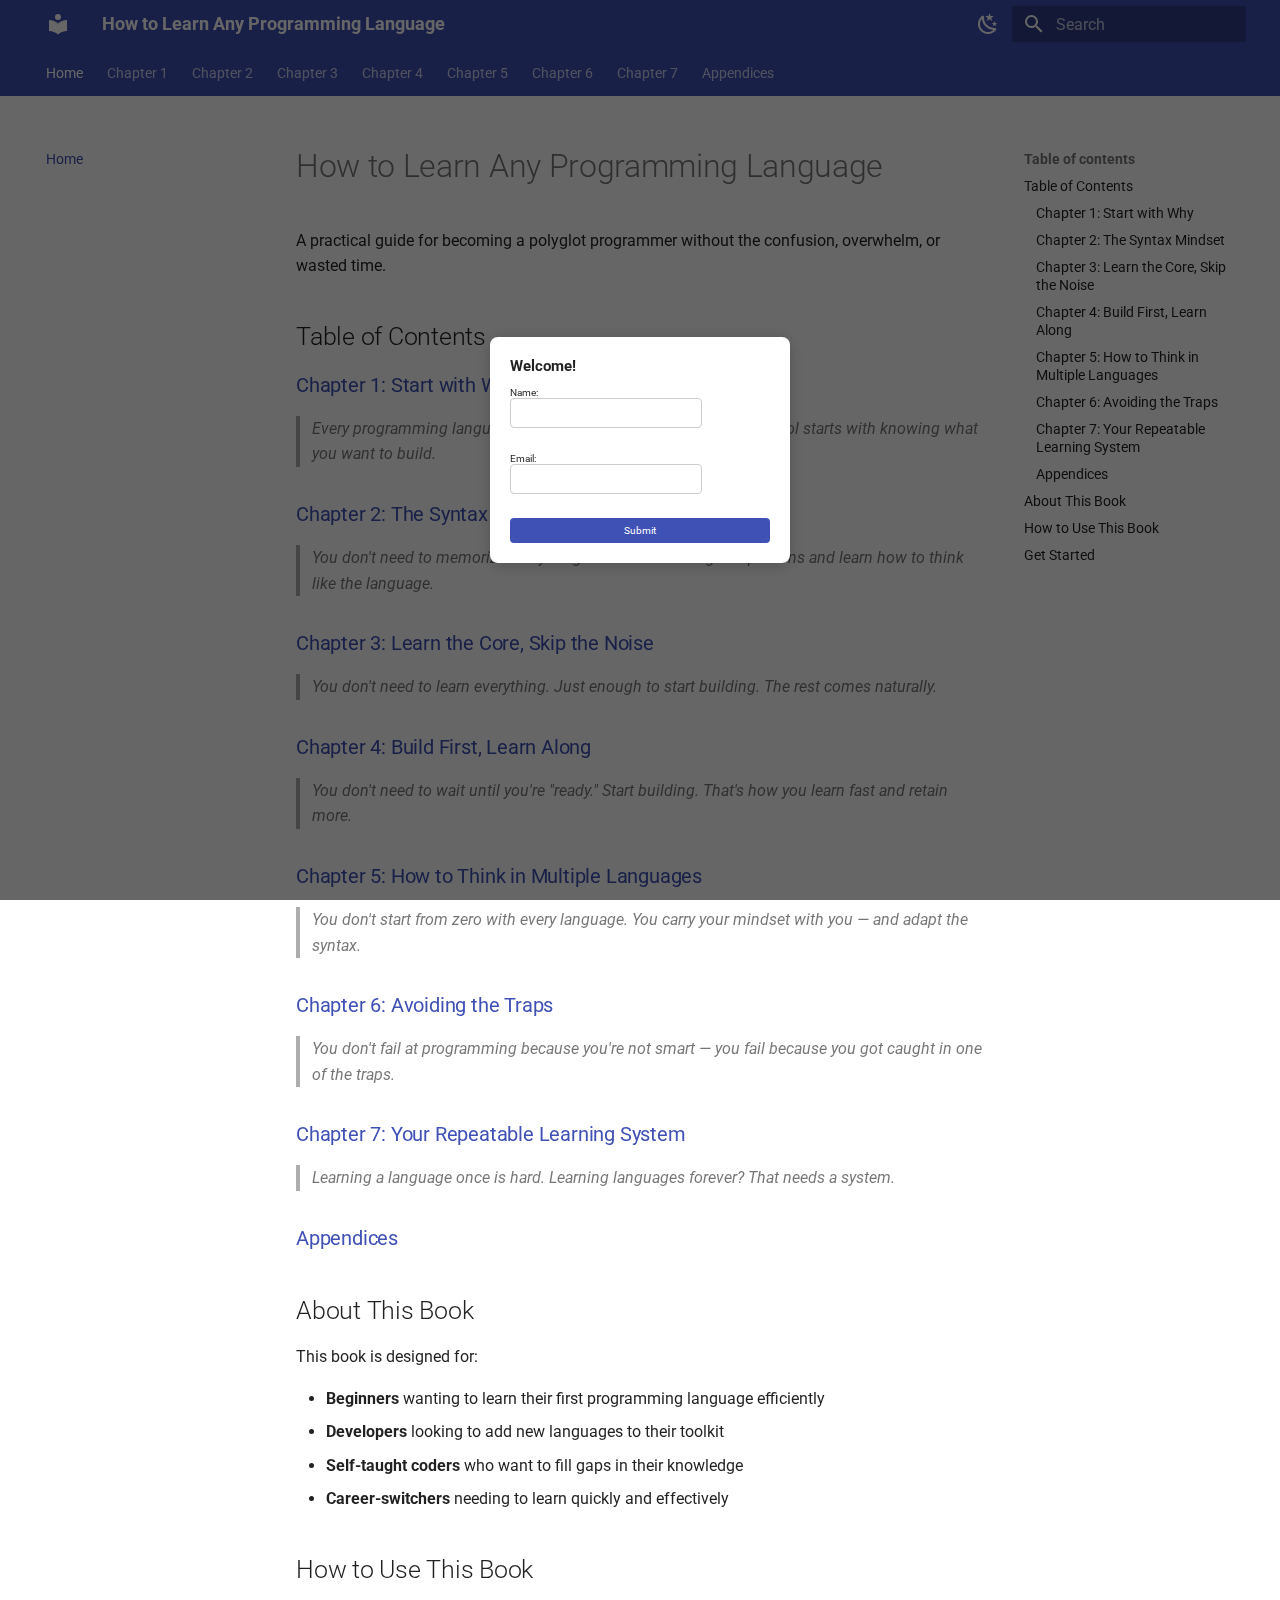
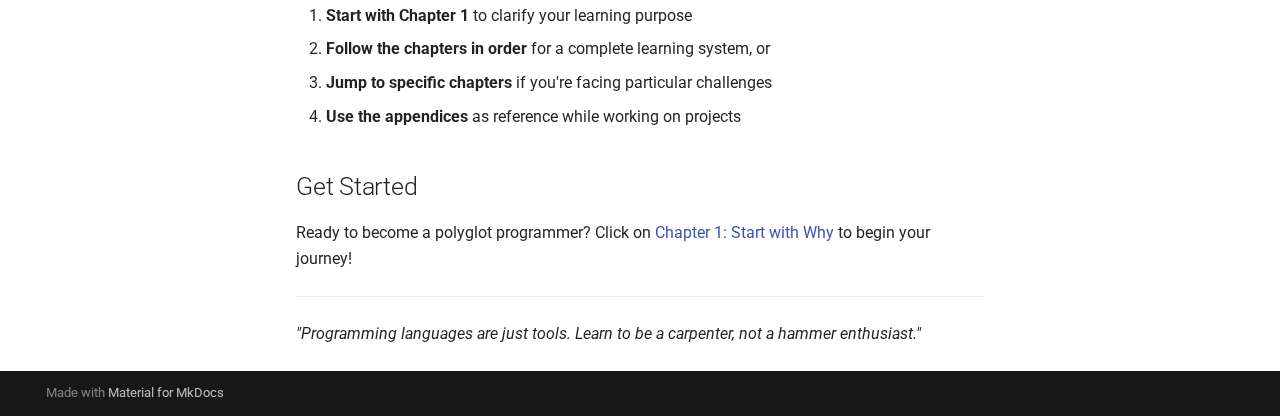
<file: index.html>
<!doctype html>
<html lang="en" class="no-js">
  <head>
    
      <meta charset="utf-8">
      <meta name="viewport" content="width=device-width,initial-scale=1">
      
      
      
      
      
        <link rel="next" href="Chapter%201%20Start%20with%20Why/">
      
      
      <link rel="icon" href="assets/images/favicon.png">
      <meta name="generator" content="mkdocs-1.6.1, mkdocs-material-9.6.16">
    
    
      
        <title>How to Learn Any Programming Language</title>
      
    
    
      <link rel="stylesheet" href="assets/stylesheets/main.7e37652d.min.css">
      
        
        <link rel="stylesheet" href="assets/stylesheets/palette.06af60db.min.css">
      
      


    
    
      
    
    
      
        
        
        <link rel="preconnect" href="https://fonts.gstatic.com" crossorigin>
        <link rel="stylesheet" href="https://fonts.googleapis.com/css?family=Roboto:300,300i,400,400i,700,700i%7CRoboto+Mono:400,400i,700,700i&display=fallback">
        <style>:root{--md-text-font:"Roboto";--md-code-font:"Roboto Mono"}</style>
      
    
    
      <link rel="stylesheet" href="css/custom.css">
    
    <script>__md_scope=new URL(".",location),__md_hash=e=>[...e].reduce(((e,_)=>(e<<5)-e+_.charCodeAt(0)),0),__md_get=(e,_=localStorage,t=__md_scope)=>JSON.parse(_.getItem(t.pathname+"."+e)),__md_set=(e,_,t=localStorage,a=__md_scope)=>{try{t.setItem(a.pathname+"."+e,JSON.stringify(_))}catch(e){}}</script>
    
      

    
    
    
  </head>
  
  
    
    
      
    
    
    
    
    <body dir="ltr" data-md-color-scheme="default" data-md-color-primary="indigo" data-md-color-accent="indigo">
  
    
    <input class="md-toggle" data-md-toggle="drawer" type="checkbox" id="__drawer" autocomplete="off">
    <input class="md-toggle" data-md-toggle="search" type="checkbox" id="__search" autocomplete="off">
    <label class="md-overlay" for="__drawer"></label>
    <div data-md-component="skip">
      
        
        <a href="#how-to-learn-any-programming-language" class="md-skip">
          Skip to content
        </a>
      
    </div>
    <div data-md-component="announce">
      
    </div>
    
    
      

<header class="md-header" data-md-component="header">
  <nav class="md-header__inner md-grid" aria-label="Header">
    <a href="." title="How to Learn Any Programming Language" class="md-header__button md-logo" aria-label="How to Learn Any Programming Language" data-md-component="logo">
      
  
  <svg xmlns="http://www.w3.org/2000/svg" viewBox="0 0 24 24"><path d="M12 8a3 3 0 0 0 3-3 3 3 0 0 0-3-3 3 3 0 0 0-3 3 3 3 0 0 0 3 3m0 3.54C9.64 9.35 6.5 8 3 8v11c3.5 0 6.64 1.35 9 3.54 2.36-2.19 5.5-3.54 9-3.54V8c-3.5 0-6.64 1.35-9 3.54"/></svg>

    </a>
    <label class="md-header__button md-icon" for="__drawer">
      
      <svg xmlns="http://www.w3.org/2000/svg" viewBox="0 0 24 24"><path d="M3 6h18v2H3zm0 5h18v2H3zm0 5h18v2H3z"/></svg>
    </label>
    <div class="md-header__title" data-md-component="header-title">
      <div class="md-header__ellipsis">
        <div class="md-header__topic">
          <span class="md-ellipsis">
            How to Learn Any Programming Language
          </span>
        </div>
        <div class="md-header__topic" data-md-component="header-topic">
          <span class="md-ellipsis">
            
              Home
            
          </span>
        </div>
      </div>
    </div>
    
      
        <form class="md-header__option" data-md-component="palette">
  
    
    
    
    <input class="md-option" data-md-color-media="" data-md-color-scheme="default" data-md-color-primary="indigo" data-md-color-accent="indigo"  aria-label="Switch to dark mode"  type="radio" name="__palette" id="__palette_0">
    
      <label class="md-header__button md-icon" title="Switch to dark mode" for="__palette_1" hidden>
        <svg xmlns="http://www.w3.org/2000/svg" viewBox="0 0 24 24"><path d="m17.75 4.09-2.53 1.94.91 3.06-2.63-1.81-2.63 1.81.91-3.06-2.53-1.94L12.44 4l1.06-3 1.06 3zm3.5 6.91-1.64 1.25.59 1.98-1.7-1.17-1.7 1.17.59-1.98L15.75 11l2.06-.05L18.5 9l.69 1.95zm-2.28 4.95c.83-.08 1.72 1.1 1.19 1.85-.32.45-.66.87-1.08 1.27C15.17 23 8.84 23 4.94 19.07c-3.91-3.9-3.91-10.24 0-14.14.4-.4.82-.76 1.27-1.08.75-.53 1.93.36 1.85 1.19-.27 2.86.69 5.83 2.89 8.02a9.96 9.96 0 0 0 8.02 2.89m-1.64 2.02a12.08 12.08 0 0 1-7.8-3.47c-2.17-2.19-3.33-5-3.49-7.82-2.81 3.14-2.7 7.96.31 10.98 3.02 3.01 7.84 3.12 10.98.31"/></svg>
      </label>
    
  
    
    
    
    <input class="md-option" data-md-color-media="" data-md-color-scheme="slate" data-md-color-primary="indigo" data-md-color-accent="indigo"  aria-label="Switch to light mode"  type="radio" name="__palette" id="__palette_1">
    
      <label class="md-header__button md-icon" title="Switch to light mode" for="__palette_0" hidden>
        <svg xmlns="http://www.w3.org/2000/svg" viewBox="0 0 24 24"><path d="M12 7a5 5 0 0 1 5 5 5 5 0 0 1-5 5 5 5 0 0 1-5-5 5 5 0 0 1 5-5m0 2a3 3 0 0 0-3 3 3 3 0 0 0 3 3 3 3 0 0 0 3-3 3 3 0 0 0-3-3m0-7 2.39 3.42C13.65 5.15 12.84 5 12 5s-1.65.15-2.39.42zM3.34 7l4.16-.35A7.2 7.2 0 0 0 5.94 8.5c-.44.74-.69 1.5-.83 2.29zm.02 10 1.76-3.77a7.131 7.131 0 0 0 2.38 4.14zM20.65 7l-1.77 3.79a7.02 7.02 0 0 0-2.38-4.15zm-.01 10-4.14.36c.59-.51 1.12-1.14 1.54-1.86.42-.73.69-1.5.83-2.29zM12 22l-2.41-3.44c.74.27 1.55.44 2.41.44.82 0 1.63-.17 2.37-.44z"/></svg>
      </label>
    
  
</form>
      
    
    
      <script>var palette=__md_get("__palette");if(palette&&palette.color){if("(prefers-color-scheme)"===palette.color.media){var media=matchMedia("(prefers-color-scheme: light)"),input=document.querySelector(media.matches?"[data-md-color-media='(prefers-color-scheme: light)']":"[data-md-color-media='(prefers-color-scheme: dark)']");palette.color.media=input.getAttribute("data-md-color-media"),palette.color.scheme=input.getAttribute("data-md-color-scheme"),palette.color.primary=input.getAttribute("data-md-color-primary"),palette.color.accent=input.getAttribute("data-md-color-accent")}for(var[key,value]of Object.entries(palette.color))document.body.setAttribute("data-md-color-"+key,value)}</script>
    
    
    
      
      
        <label class="md-header__button md-icon" for="__search">
          
          <svg xmlns="http://www.w3.org/2000/svg" viewBox="0 0 24 24"><path d="M9.5 3A6.5 6.5 0 0 1 16 9.5c0 1.61-.59 3.09-1.56 4.23l.27.27h.79l5 5-1.5 1.5-5-5v-.79l-.27-.27A6.52 6.52 0 0 1 9.5 16 6.5 6.5 0 0 1 3 9.5 6.5 6.5 0 0 1 9.5 3m0 2C7 5 5 7 5 9.5S7 14 9.5 14 14 12 14 9.5 12 5 9.5 5"/></svg>
        </label>
        <div class="md-search" data-md-component="search" role="dialog">
  <label class="md-search__overlay" for="__search"></label>
  <div class="md-search__inner" role="search">
    <form class="md-search__form" name="search">
      <input type="text" class="md-search__input" name="query" aria-label="Search" placeholder="Search" autocapitalize="off" autocorrect="off" autocomplete="off" spellcheck="false" data-md-component="search-query" required>
      <label class="md-search__icon md-icon" for="__search">
        
        <svg xmlns="http://www.w3.org/2000/svg" viewBox="0 0 24 24"><path d="M9.5 3A6.5 6.5 0 0 1 16 9.5c0 1.61-.59 3.09-1.56 4.23l.27.27h.79l5 5-1.5 1.5-5-5v-.79l-.27-.27A6.52 6.52 0 0 1 9.5 16 6.5 6.5 0 0 1 3 9.5 6.5 6.5 0 0 1 9.5 3m0 2C7 5 5 7 5 9.5S7 14 9.5 14 14 12 14 9.5 12 5 9.5 5"/></svg>
        
        <svg xmlns="http://www.w3.org/2000/svg" viewBox="0 0 24 24"><path d="M20 11v2H8l5.5 5.5-1.42 1.42L4.16 12l7.92-7.92L13.5 5.5 8 11z"/></svg>
      </label>
      <nav class="md-search__options" aria-label="Search">
        
        <button type="reset" class="md-search__icon md-icon" title="Clear" aria-label="Clear" tabindex="-1">
          
          <svg xmlns="http://www.w3.org/2000/svg" viewBox="0 0 24 24"><path d="M19 6.41 17.59 5 12 10.59 6.41 5 5 6.41 10.59 12 5 17.59 6.41 19 12 13.41 17.59 19 19 17.59 13.41 12z"/></svg>
        </button>
      </nav>
      
        <div class="md-search__suggest" data-md-component="search-suggest"></div>
      
    </form>
    <div class="md-search__output">
      <div class="md-search__scrollwrap" tabindex="0" data-md-scrollfix>
        <div class="md-search-result" data-md-component="search-result">
          <div class="md-search-result__meta">
            Initializing search
          </div>
          <ol class="md-search-result__list" role="presentation"></ol>
        </div>
      </div>
    </div>
  </div>
</div>
      
    
    
  </nav>
  
</header>
    
    <div class="md-container" data-md-component="container">
      
      
        
          
            
<nav class="md-tabs" aria-label="Tabs" data-md-component="tabs">
  <div class="md-grid">
    <ul class="md-tabs__list">
      
        
  
  
  
    
  
  
    <li class="md-tabs__item md-tabs__item--active">
      <a href="." class="md-tabs__link">
        
  
  
    
  
  Home

      </a>
    </li>
  

      
        
  
  
  
  
    <li class="md-tabs__item">
      <a href="Chapter%201%20Start%20with%20Why/" class="md-tabs__link">
        
  
  
    
  
  Chapter 1

      </a>
    </li>
  

      
        
  
  
  
  
    <li class="md-tabs__item">
      <a href="Chapter%202%20The%20Syntax%20Mindset/" class="md-tabs__link">
        
  
  
    
  
  Chapter 2

      </a>
    </li>
  

      
        
  
  
  
  
    <li class="md-tabs__item">
      <a href="Chapter%203%20Learn%20the%20Core%20Skip%20the%20Noise/" class="md-tabs__link">
        
  
  
    
  
  Chapter 3

      </a>
    </li>
  

      
        
  
  
  
  
    <li class="md-tabs__item">
      <a href="Chapter%204%20Build%20First%20Learn%20Along/" class="md-tabs__link">
        
  
  
    
  
  Chapter 4

      </a>
    </li>
  

      
        
  
  
  
  
    <li class="md-tabs__item">
      <a href="Chapter%205%20How%20to%20Think%20in%20Multiple%20Languages/" class="md-tabs__link">
        
  
  
    
  
  Chapter 5

      </a>
    </li>
  

      
        
  
  
  
  
    <li class="md-tabs__item">
      <a href="Chapter%206%20Avoiding%20the%20Traps/" class="md-tabs__link">
        
  
  
    
  
  Chapter 6

      </a>
    </li>
  

      
        
  
  
  
  
    <li class="md-tabs__item">
      <a href="Chapter%207%20Your%20Repeatable%20Learning%20System/" class="md-tabs__link">
        
  
  
    
  
  Chapter 7

      </a>
    </li>
  

      
        
  
  
  
  
    <li class="md-tabs__item">
      <a href="Appendices/" class="md-tabs__link">
        
  
  
    
  
  Appendices

      </a>
    </li>
  

      
    </ul>
  </div>
</nav>
          
        
      
      <main class="md-main" data-md-component="main">
        <div class="md-main__inner md-grid">
          
            
              
              <div class="md-sidebar md-sidebar--primary" data-md-component="sidebar" data-md-type="navigation" >
                <div class="md-sidebar__scrollwrap">
                  <div class="md-sidebar__inner">
                    


  


<nav class="md-nav md-nav--primary md-nav--lifted" aria-label="Navigation" data-md-level="0">
  <label class="md-nav__title" for="__drawer">
    <a href="." title="How to Learn Any Programming Language" class="md-nav__button md-logo" aria-label="How to Learn Any Programming Language" data-md-component="logo">
      
  
  <svg xmlns="http://www.w3.org/2000/svg" viewBox="0 0 24 24"><path d="M12 8a3 3 0 0 0 3-3 3 3 0 0 0-3-3 3 3 0 0 0-3 3 3 3 0 0 0 3 3m0 3.54C9.64 9.35 6.5 8 3 8v11c3.5 0 6.64 1.35 9 3.54 2.36-2.19 5.5-3.54 9-3.54V8c-3.5 0-6.64 1.35-9 3.54"/></svg>

    </a>
    How to Learn Any Programming Language
  </label>
  
  <ul class="md-nav__list" data-md-scrollfix>
    
      
      
  
  
    
  
  
  
    <li class="md-nav__item md-nav__item--active">
      
      <input class="md-nav__toggle md-toggle" type="checkbox" id="__toc">
      
      
        
      
      
        <label class="md-nav__link md-nav__link--active" for="__toc">
          
  
  
  <span class="md-ellipsis">
    Home
    
  </span>
  

          <span class="md-nav__icon md-icon"></span>
        </label>
      
      <a href="." class="md-nav__link md-nav__link--active">
        
  
  
  <span class="md-ellipsis">
    Home
    
  </span>
  

      </a>
      
        

<nav class="md-nav md-nav--secondary" aria-label="Table of contents">
  
  
  
    
  
  
    <label class="md-nav__title" for="__toc">
      <span class="md-nav__icon md-icon"></span>
      Table of contents
    </label>
    <ul class="md-nav__list" data-md-component="toc" data-md-scrollfix>
      
        <li class="md-nav__item">
  <a href="#table-of-contents" class="md-nav__link">
    <span class="md-ellipsis">
      Table of Contents
    </span>
  </a>
  
    <nav class="md-nav" aria-label="Table of Contents">
      <ul class="md-nav__list">
        
          <li class="md-nav__item">
  <a href="#chapter-1-start-with-why" class="md-nav__link">
    <span class="md-ellipsis">
      Chapter 1: Start with Why
    </span>
  </a>
  
</li>
        
          <li class="md-nav__item">
  <a href="#chapter-2-the-syntax-mindset" class="md-nav__link">
    <span class="md-ellipsis">
      Chapter 2: The Syntax Mindset
    </span>
  </a>
  
</li>
        
          <li class="md-nav__item">
  <a href="#chapter-3-learn-the-core-skip-the-noise" class="md-nav__link">
    <span class="md-ellipsis">
      Chapter 3: Learn the Core, Skip the Noise
    </span>
  </a>
  
</li>
        
          <li class="md-nav__item">
  <a href="#chapter-4-build-first-learn-along" class="md-nav__link">
    <span class="md-ellipsis">
      Chapter 4: Build First, Learn Along
    </span>
  </a>
  
</li>
        
          <li class="md-nav__item">
  <a href="#chapter-5-how-to-think-in-multiple-languages" class="md-nav__link">
    <span class="md-ellipsis">
      Chapter 5: How to Think in Multiple Languages
    </span>
  </a>
  
</li>
        
          <li class="md-nav__item">
  <a href="#chapter-6-avoiding-the-traps" class="md-nav__link">
    <span class="md-ellipsis">
      Chapter 6: Avoiding the Traps
    </span>
  </a>
  
</li>
        
          <li class="md-nav__item">
  <a href="#chapter-7-your-repeatable-learning-system" class="md-nav__link">
    <span class="md-ellipsis">
      Chapter 7: Your Repeatable Learning System
    </span>
  </a>
  
</li>
        
          <li class="md-nav__item">
  <a href="#appendices" class="md-nav__link">
    <span class="md-ellipsis">
      Appendices
    </span>
  </a>
  
</li>
        
      </ul>
    </nav>
  
</li>
      
        <li class="md-nav__item">
  <a href="#about-this-book" class="md-nav__link">
    <span class="md-ellipsis">
      About This Book
    </span>
  </a>
  
</li>
      
        <li class="md-nav__item">
  <a href="#how-to-use-this-book" class="md-nav__link">
    <span class="md-ellipsis">
      How to Use This Book
    </span>
  </a>
  
</li>
      
        <li class="md-nav__item">
  <a href="#get-started" class="md-nav__link">
    <span class="md-ellipsis">
      Get Started
    </span>
  </a>
  
</li>
      
    </ul>
  
</nav>
      
    </li>
  

    
      
      
  
  
  
  
    <li class="md-nav__item">
      <a href="Chapter%201%20Start%20with%20Why/" class="md-nav__link">
        
  
  
  <span class="md-ellipsis">
    Chapter 1
    
  </span>
  

      </a>
    </li>
  

    
      
      
  
  
  
  
    <li class="md-nav__item">
      <a href="Chapter%202%20The%20Syntax%20Mindset/" class="md-nav__link">
        
  
  
  <span class="md-ellipsis">
    Chapter 2
    
  </span>
  

      </a>
    </li>
  

    
      
      
  
  
  
  
    <li class="md-nav__item">
      <a href="Chapter%203%20Learn%20the%20Core%20Skip%20the%20Noise/" class="md-nav__link">
        
  
  
  <span class="md-ellipsis">
    Chapter 3
    
  </span>
  

      </a>
    </li>
  

    
      
      
  
  
  
  
    <li class="md-nav__item">
      <a href="Chapter%204%20Build%20First%20Learn%20Along/" class="md-nav__link">
        
  
  
  <span class="md-ellipsis">
    Chapter 4
    
  </span>
  

      </a>
    </li>
  

    
      
      
  
  
  
  
    <li class="md-nav__item">
      <a href="Chapter%205%20How%20to%20Think%20in%20Multiple%20Languages/" class="md-nav__link">
        
  
  
  <span class="md-ellipsis">
    Chapter 5
    
  </span>
  

      </a>
    </li>
  

    
      
      
  
  
  
  
    <li class="md-nav__item">
      <a href="Chapter%206%20Avoiding%20the%20Traps/" class="md-nav__link">
        
  
  
  <span class="md-ellipsis">
    Chapter 6
    
  </span>
  

      </a>
    </li>
  

    
      
      
  
  
  
  
    <li class="md-nav__item">
      <a href="Chapter%207%20Your%20Repeatable%20Learning%20System/" class="md-nav__link">
        
  
  
  <span class="md-ellipsis">
    Chapter 7
    
  </span>
  

      </a>
    </li>
  

    
      
      
  
  
  
  
    <li class="md-nav__item">
      <a href="Appendices/" class="md-nav__link">
        
  
  
  <span class="md-ellipsis">
    Appendices
    
  </span>
  

      </a>
    </li>
  

    
  </ul>
</nav>
                  </div>
                </div>
              </div>
            
            
              
              <div class="md-sidebar md-sidebar--secondary" data-md-component="sidebar" data-md-type="toc" >
                <div class="md-sidebar__scrollwrap">
                  <div class="md-sidebar__inner">
                    

<nav class="md-nav md-nav--secondary" aria-label="Table of contents">
  
  
  
    
  
  
    <label class="md-nav__title" for="__toc">
      <span class="md-nav__icon md-icon"></span>
      Table of contents
    </label>
    <ul class="md-nav__list" data-md-component="toc" data-md-scrollfix>
      
        <li class="md-nav__item">
  <a href="#table-of-contents" class="md-nav__link">
    <span class="md-ellipsis">
      Table of Contents
    </span>
  </a>
  
    <nav class="md-nav" aria-label="Table of Contents">
      <ul class="md-nav__list">
        
          <li class="md-nav__item">
  <a href="#chapter-1-start-with-why" class="md-nav__link">
    <span class="md-ellipsis">
      Chapter 1: Start with Why
    </span>
  </a>
  
</li>
        
          <li class="md-nav__item">
  <a href="#chapter-2-the-syntax-mindset" class="md-nav__link">
    <span class="md-ellipsis">
      Chapter 2: The Syntax Mindset
    </span>
  </a>
  
</li>
        
          <li class="md-nav__item">
  <a href="#chapter-3-learn-the-core-skip-the-noise" class="md-nav__link">
    <span class="md-ellipsis">
      Chapter 3: Learn the Core, Skip the Noise
    </span>
  </a>
  
</li>
        
          <li class="md-nav__item">
  <a href="#chapter-4-build-first-learn-along" class="md-nav__link">
    <span class="md-ellipsis">
      Chapter 4: Build First, Learn Along
    </span>
  </a>
  
</li>
        
          <li class="md-nav__item">
  <a href="#chapter-5-how-to-think-in-multiple-languages" class="md-nav__link">
    <span class="md-ellipsis">
      Chapter 5: How to Think in Multiple Languages
    </span>
  </a>
  
</li>
        
          <li class="md-nav__item">
  <a href="#chapter-6-avoiding-the-traps" class="md-nav__link">
    <span class="md-ellipsis">
      Chapter 6: Avoiding the Traps
    </span>
  </a>
  
</li>
        
          <li class="md-nav__item">
  <a href="#chapter-7-your-repeatable-learning-system" class="md-nav__link">
    <span class="md-ellipsis">
      Chapter 7: Your Repeatable Learning System
    </span>
  </a>
  
</li>
        
          <li class="md-nav__item">
  <a href="#appendices" class="md-nav__link">
    <span class="md-ellipsis">
      Appendices
    </span>
  </a>
  
</li>
        
      </ul>
    </nav>
  
</li>
      
        <li class="md-nav__item">
  <a href="#about-this-book" class="md-nav__link">
    <span class="md-ellipsis">
      About This Book
    </span>
  </a>
  
</li>
      
        <li class="md-nav__item">
  <a href="#how-to-use-this-book" class="md-nav__link">
    <span class="md-ellipsis">
      How to Use This Book
    </span>
  </a>
  
</li>
      
        <li class="md-nav__item">
  <a href="#get-started" class="md-nav__link">
    <span class="md-ellipsis">
      Get Started
    </span>
  </a>
  
</li>
      
    </ul>
  
</nav>
                  </div>
                </div>
              </div>
            
          
          
            <div class="md-content" data-md-component="content">
              <article class="md-content__inner md-typeset">
                
                  



<h1 id="how-to-learn-any-programming-language">How to Learn Any Programming Language<a class="headerlink" href="#how-to-learn-any-programming-language" title="Permanent link">&para;</a></h1>
<p>A practical guide for becoming a polyglot programmer without the confusion, overwhelm, or wasted time.</p>
<h2 id="table-of-contents">Table of Contents<a class="headerlink" href="#table-of-contents" title="Permanent link">&para;</a></h2>
<h3 id="chapter-1-start-with-why"><a href="Chapter%201%20Start%20with%20Why/">Chapter 1: Start with Why</a><a class="headerlink" href="#chapter-1-start-with-why" title="Permanent link">&para;</a></h3>
<blockquote>
<p><em>Every programming language is just a tool. But choosing the right tool starts with knowing what you want to build.</em></p>
</blockquote>
<h3 id="chapter-2-the-syntax-mindset"><a href="Chapter%202%20The%20Syntax%20Mindset/">Chapter 2: The Syntax Mindset</a><a class="headerlink" href="#chapter-2-the-syntax-mindset" title="Permanent link">&para;</a></h3>
<blockquote>
<p><em>You don't need to memorize everything. You need to recognize patterns and learn how to think like the language.</em></p>
</blockquote>
<h3 id="chapter-3-learn-the-core-skip-the-noise"><a href="Chapter%203%20Learn%20the%20Core%20Skip%20the%20Noise/">Chapter 3: Learn the Core, Skip the Noise</a><a class="headerlink" href="#chapter-3-learn-the-core-skip-the-noise" title="Permanent link">&para;</a></h3>
<blockquote>
<p><em>You don't need to learn everything. Just enough to start building. The rest comes naturally.</em></p>
</blockquote>
<h3 id="chapter-4-build-first-learn-along"><a href="Chapter%204%20Build%20First%20Learn%20Along/">Chapter 4: Build First, Learn Along</a><a class="headerlink" href="#chapter-4-build-first-learn-along" title="Permanent link">&para;</a></h3>
<blockquote>
<p><em>You don't need to wait until you're "ready." Start building. That's how you learn fast and retain more.</em></p>
</blockquote>
<h3 id="chapter-5-how-to-think-in-multiple-languages"><a href="Chapter%205%20How%20to%20Think%20in%20Multiple%20Languages/">Chapter 5: How to Think in Multiple Languages</a><a class="headerlink" href="#chapter-5-how-to-think-in-multiple-languages" title="Permanent link">&para;</a></h3>
<blockquote>
<p><em>You don't start from zero with every language. You carry your mindset with you — and adapt the syntax.</em></p>
</blockquote>
<h3 id="chapter-6-avoiding-the-traps"><a href="Chapter%206%20Avoiding%20the%20Traps/">Chapter 6: Avoiding the Traps</a><a class="headerlink" href="#chapter-6-avoiding-the-traps" title="Permanent link">&para;</a></h3>
<blockquote>
<p><em>You don't fail at programming because you're not smart — you fail because you got caught in one of the traps.</em></p>
</blockquote>
<h3 id="chapter-7-your-repeatable-learning-system"><a href="Chapter%207%20Your%20Repeatable%20Learning%20System/">Chapter 7: Your Repeatable Learning System</a><a class="headerlink" href="#chapter-7-your-repeatable-learning-system" title="Permanent link">&para;</a></h3>
<blockquote>
<p><em>Learning a language once is hard. Learning languages forever? That needs a system.</em></p>
</blockquote>
<h3 id="appendices"><a href="Appendices/">Appendices</a><a class="headerlink" href="#appendices" title="Permanent link">&para;</a></h3>
<h2 id="about-this-book">About This Book<a class="headerlink" href="#about-this-book" title="Permanent link">&para;</a></h2>
<p>This book is designed for:</p>
<ul>
<li><strong>Beginners</strong> wanting to learn their first programming language efficiently</li>
<li><strong>Developers</strong> looking to add new languages to their toolkit</li>
<li><strong>Self-taught coders</strong> who want to fill gaps in their knowledge</li>
<li><strong>Career-switchers</strong> needing to learn quickly and effectively</li>
</ul>
<h2 id="how-to-use-this-book">How to Use This Book<a class="headerlink" href="#how-to-use-this-book" title="Permanent link">&para;</a></h2>
<ol>
<li><strong>Start with Chapter 1</strong> to clarify your learning purpose</li>
<li><strong>Follow the chapters in order</strong> for a complete learning system, or</li>
<li><strong>Jump to specific chapters</strong> if you're facing particular challenges</li>
<li><strong>Use the appendices</strong> as reference while working on projects</li>
</ol>
<h2 id="get-started">Get Started<a class="headerlink" href="#get-started" title="Permanent link">&para;</a></h2>
<p>Ready to become a polyglot programmer? Click on <a href="Chapter%201%20Start%20with%20Why/">Chapter 1: Start with Why</a> to begin your journey!</p>
<hr />
<p><em>"Programming languages are just tools. Learn to be a carpenter, not a hammer enthusiast."</em></p>












                
              </article>
            </div>
          
          
<script>var target=document.getElementById(location.hash.slice(1));target&&target.name&&(target.checked=target.name.startsWith("__tabbed_"))</script>
        </div>
        
      </main>
      
        <footer class="md-footer">
  
  <div class="md-footer-meta md-typeset">
    <div class="md-footer-meta__inner md-grid">
      <div class="md-copyright">
  
  
    Made with
    <a href="https://squidfunk.github.io/mkdocs-material/" target="_blank" rel="noopener">
      Material for MkDocs
    </a>
  
</div>
      
    </div>
  </div>
</footer>
      
    </div>
    <div class="md-dialog" data-md-component="dialog">
      <div class="md-dialog__inner md-typeset"></div>
    </div>
    
    
    
      
      <script id="__config" type="application/json">{"base": ".", "features": ["navigation.instant", "navigation.sections", "navigation.tabs", "search.highlight", "search.suggest", "content.code.copy", "content.action.edit", "palette.toggle", "palette"], "search": "assets/javascripts/workers/search.d50fe291.min.js", "tags": null, "translations": {"clipboard.copied": "Copied to clipboard", "clipboard.copy": "Copy to clipboard", "search.result.more.one": "1 more on this page", "search.result.more.other": "# more on this page", "search.result.none": "No matching documents", "search.result.one": "1 matching document", "search.result.other": "# matching documents", "search.result.placeholder": "Type to start searching", "search.result.term.missing": "Missing", "select.version": "Select version"}, "version": null}</script>
    
    
      <script src="assets/javascripts/bundle.50899def.min.js"></script>
      
        <script src="js/modal.js"></script>
      
    
  </body>
</html>
</file>
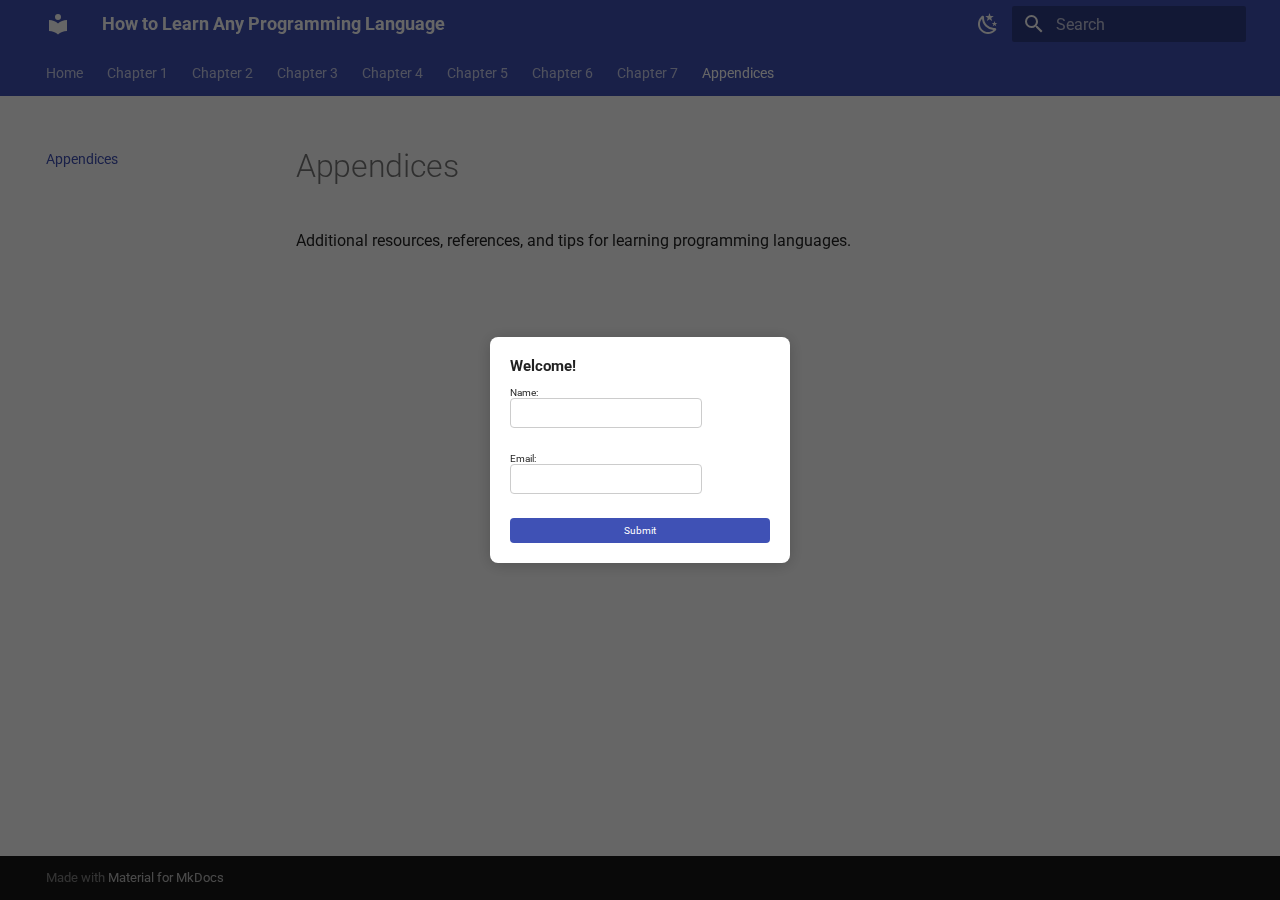
<file: Appendices/index.html>
<!doctype html>
<html lang="en" class="no-js">
  <head>
    
      <meta charset="utf-8">
      <meta name="viewport" content="width=device-width,initial-scale=1">
      
      
      
      
        <link rel="prev" href="../Chapter%207%20Your%20Repeatable%20Learning%20System/">
      
      
      
      <link rel="icon" href="../assets/images/favicon.png">
      <meta name="generator" content="mkdocs-1.6.1, mkdocs-material-9.6.16">
    
    
      
        <title>Appendices - How to Learn Any Programming Language</title>
      
    
    
      <link rel="stylesheet" href="../assets/stylesheets/main.7e37652d.min.css">
      
        
        <link rel="stylesheet" href="../assets/stylesheets/palette.06af60db.min.css">
      
      


    
    
      
    
    
      
        
        
        <link rel="preconnect" href="https://fonts.gstatic.com" crossorigin>
        <link rel="stylesheet" href="https://fonts.googleapis.com/css?family=Roboto:300,300i,400,400i,700,700i%7CRoboto+Mono:400,400i,700,700i&display=fallback">
        <style>:root{--md-text-font:"Roboto";--md-code-font:"Roboto Mono"}</style>
      
    
    
      <link rel="stylesheet" href="../css/custom.css">
    
    <script>__md_scope=new URL("..",location),__md_hash=e=>[...e].reduce(((e,_)=>(e<<5)-e+_.charCodeAt(0)),0),__md_get=(e,_=localStorage,t=__md_scope)=>JSON.parse(_.getItem(t.pathname+"."+e)),__md_set=(e,_,t=localStorage,a=__md_scope)=>{try{t.setItem(a.pathname+"."+e,JSON.stringify(_))}catch(e){}}</script>
    
      

    
    
    
  </head>
  
  
    
    
      
    
    
    
    
    <body dir="ltr" data-md-color-scheme="default" data-md-color-primary="indigo" data-md-color-accent="indigo">
  
    
    <input class="md-toggle" data-md-toggle="drawer" type="checkbox" id="__drawer" autocomplete="off">
    <input class="md-toggle" data-md-toggle="search" type="checkbox" id="__search" autocomplete="off">
    <label class="md-overlay" for="__drawer"></label>
    <div data-md-component="skip">
      
        
        <a href="#appendices" class="md-skip">
          Skip to content
        </a>
      
    </div>
    <div data-md-component="announce">
      
    </div>
    
    
      

<header class="md-header" data-md-component="header">
  <nav class="md-header__inner md-grid" aria-label="Header">
    <a href=".." title="How to Learn Any Programming Language" class="md-header__button md-logo" aria-label="How to Learn Any Programming Language" data-md-component="logo">
      
  
  <svg xmlns="http://www.w3.org/2000/svg" viewBox="0 0 24 24"><path d="M12 8a3 3 0 0 0 3-3 3 3 0 0 0-3-3 3 3 0 0 0-3 3 3 3 0 0 0 3 3m0 3.54C9.64 9.35 6.5 8 3 8v11c3.5 0 6.64 1.35 9 3.54 2.36-2.19 5.5-3.54 9-3.54V8c-3.5 0-6.64 1.35-9 3.54"/></svg>

    </a>
    <label class="md-header__button md-icon" for="__drawer">
      
      <svg xmlns="http://www.w3.org/2000/svg" viewBox="0 0 24 24"><path d="M3 6h18v2H3zm0 5h18v2H3zm0 5h18v2H3z"/></svg>
    </label>
    <div class="md-header__title" data-md-component="header-title">
      <div class="md-header__ellipsis">
        <div class="md-header__topic">
          <span class="md-ellipsis">
            How to Learn Any Programming Language
          </span>
        </div>
        <div class="md-header__topic" data-md-component="header-topic">
          <span class="md-ellipsis">
            
              Appendices
            
          </span>
        </div>
      </div>
    </div>
    
      
        <form class="md-header__option" data-md-component="palette">
  
    
    
    
    <input class="md-option" data-md-color-media="" data-md-color-scheme="default" data-md-color-primary="indigo" data-md-color-accent="indigo"  aria-label="Switch to dark mode"  type="radio" name="__palette" id="__palette_0">
    
      <label class="md-header__button md-icon" title="Switch to dark mode" for="__palette_1" hidden>
        <svg xmlns="http://www.w3.org/2000/svg" viewBox="0 0 24 24"><path d="m17.75 4.09-2.53 1.94.91 3.06-2.63-1.81-2.63 1.81.91-3.06-2.53-1.94L12.44 4l1.06-3 1.06 3zm3.5 6.91-1.64 1.25.59 1.98-1.7-1.17-1.7 1.17.59-1.98L15.75 11l2.06-.05L18.5 9l.69 1.95zm-2.28 4.95c.83-.08 1.72 1.1 1.19 1.85-.32.45-.66.87-1.08 1.27C15.17 23 8.84 23 4.94 19.07c-3.91-3.9-3.91-10.24 0-14.14.4-.4.82-.76 1.27-1.08.75-.53 1.93.36 1.85 1.19-.27 2.86.69 5.83 2.89 8.02a9.96 9.96 0 0 0 8.02 2.89m-1.64 2.02a12.08 12.08 0 0 1-7.8-3.47c-2.17-2.19-3.33-5-3.49-7.82-2.81 3.14-2.7 7.96.31 10.98 3.02 3.01 7.84 3.12 10.98.31"/></svg>
      </label>
    
  
    
    
    
    <input class="md-option" data-md-color-media="" data-md-color-scheme="slate" data-md-color-primary="indigo" data-md-color-accent="indigo"  aria-label="Switch to light mode"  type="radio" name="__palette" id="__palette_1">
    
      <label class="md-header__button md-icon" title="Switch to light mode" for="__palette_0" hidden>
        <svg xmlns="http://www.w3.org/2000/svg" viewBox="0 0 24 24"><path d="M12 7a5 5 0 0 1 5 5 5 5 0 0 1-5 5 5 5 0 0 1-5-5 5 5 0 0 1 5-5m0 2a3 3 0 0 0-3 3 3 3 0 0 0 3 3 3 3 0 0 0 3-3 3 3 0 0 0-3-3m0-7 2.39 3.42C13.65 5.15 12.84 5 12 5s-1.65.15-2.39.42zM3.34 7l4.16-.35A7.2 7.2 0 0 0 5.94 8.5c-.44.74-.69 1.5-.83 2.29zm.02 10 1.76-3.77a7.131 7.131 0 0 0 2.38 4.14zM20.65 7l-1.77 3.79a7.02 7.02 0 0 0-2.38-4.15zm-.01 10-4.14.36c.59-.51 1.12-1.14 1.54-1.86.42-.73.69-1.5.83-2.29zM12 22l-2.41-3.44c.74.27 1.55.44 2.41.44.82 0 1.63-.17 2.37-.44z"/></svg>
      </label>
    
  
</form>
      
    
    
      <script>var palette=__md_get("__palette");if(palette&&palette.color){if("(prefers-color-scheme)"===palette.color.media){var media=matchMedia("(prefers-color-scheme: light)"),input=document.querySelector(media.matches?"[data-md-color-media='(prefers-color-scheme: light)']":"[data-md-color-media='(prefers-color-scheme: dark)']");palette.color.media=input.getAttribute("data-md-color-media"),palette.color.scheme=input.getAttribute("data-md-color-scheme"),palette.color.primary=input.getAttribute("data-md-color-primary"),palette.color.accent=input.getAttribute("data-md-color-accent")}for(var[key,value]of Object.entries(palette.color))document.body.setAttribute("data-md-color-"+key,value)}</script>
    
    
    
      
      
        <label class="md-header__button md-icon" for="__search">
          
          <svg xmlns="http://www.w3.org/2000/svg" viewBox="0 0 24 24"><path d="M9.5 3A6.5 6.5 0 0 1 16 9.5c0 1.61-.59 3.09-1.56 4.23l.27.27h.79l5 5-1.5 1.5-5-5v-.79l-.27-.27A6.52 6.52 0 0 1 9.5 16 6.5 6.5 0 0 1 3 9.5 6.5 6.5 0 0 1 9.5 3m0 2C7 5 5 7 5 9.5S7 14 9.5 14 14 12 14 9.5 12 5 9.5 5"/></svg>
        </label>
        <div class="md-search" data-md-component="search" role="dialog">
  <label class="md-search__overlay" for="__search"></label>
  <div class="md-search__inner" role="search">
    <form class="md-search__form" name="search">
      <input type="text" class="md-search__input" name="query" aria-label="Search" placeholder="Search" autocapitalize="off" autocorrect="off" autocomplete="off" spellcheck="false" data-md-component="search-query" required>
      <label class="md-search__icon md-icon" for="__search">
        
        <svg xmlns="http://www.w3.org/2000/svg" viewBox="0 0 24 24"><path d="M9.5 3A6.5 6.5 0 0 1 16 9.5c0 1.61-.59 3.09-1.56 4.23l.27.27h.79l5 5-1.5 1.5-5-5v-.79l-.27-.27A6.52 6.52 0 0 1 9.5 16 6.5 6.5 0 0 1 3 9.5 6.5 6.5 0 0 1 9.5 3m0 2C7 5 5 7 5 9.5S7 14 9.5 14 14 12 14 9.5 12 5 9.5 5"/></svg>
        
        <svg xmlns="http://www.w3.org/2000/svg" viewBox="0 0 24 24"><path d="M20 11v2H8l5.5 5.5-1.42 1.42L4.16 12l7.92-7.92L13.5 5.5 8 11z"/></svg>
      </label>
      <nav class="md-search__options" aria-label="Search">
        
        <button type="reset" class="md-search__icon md-icon" title="Clear" aria-label="Clear" tabindex="-1">
          
          <svg xmlns="http://www.w3.org/2000/svg" viewBox="0 0 24 24"><path d="M19 6.41 17.59 5 12 10.59 6.41 5 5 6.41 10.59 12 5 17.59 6.41 19 12 13.41 17.59 19 19 17.59 13.41 12z"/></svg>
        </button>
      </nav>
      
        <div class="md-search__suggest" data-md-component="search-suggest"></div>
      
    </form>
    <div class="md-search__output">
      <div class="md-search__scrollwrap" tabindex="0" data-md-scrollfix>
        <div class="md-search-result" data-md-component="search-result">
          <div class="md-search-result__meta">
            Initializing search
          </div>
          <ol class="md-search-result__list" role="presentation"></ol>
        </div>
      </div>
    </div>
  </div>
</div>
      
    
    
  </nav>
  
</header>
    
    <div class="md-container" data-md-component="container">
      
      
        
          
            
<nav class="md-tabs" aria-label="Tabs" data-md-component="tabs">
  <div class="md-grid">
    <ul class="md-tabs__list">
      
        
  
  
  
  
    <li class="md-tabs__item">
      <a href=".." class="md-tabs__link">
        
  
  
    
  
  Home

      </a>
    </li>
  

      
        
  
  
  
  
    <li class="md-tabs__item">
      <a href="../Chapter%201%20Start%20with%20Why/" class="md-tabs__link">
        
  
  
    
  
  Chapter 1

      </a>
    </li>
  

      
        
  
  
  
  
    <li class="md-tabs__item">
      <a href="../Chapter%202%20The%20Syntax%20Mindset/" class="md-tabs__link">
        
  
  
    
  
  Chapter 2

      </a>
    </li>
  

      
        
  
  
  
  
    <li class="md-tabs__item">
      <a href="../Chapter%203%20Learn%20the%20Core%20Skip%20the%20Noise/" class="md-tabs__link">
        
  
  
    
  
  Chapter 3

      </a>
    </li>
  

      
        
  
  
  
  
    <li class="md-tabs__item">
      <a href="../Chapter%204%20Build%20First%20Learn%20Along/" class="md-tabs__link">
        
  
  
    
  
  Chapter 4

      </a>
    </li>
  

      
        
  
  
  
  
    <li class="md-tabs__item">
      <a href="../Chapter%205%20How%20to%20Think%20in%20Multiple%20Languages/" class="md-tabs__link">
        
  
  
    
  
  Chapter 5

      </a>
    </li>
  

      
        
  
  
  
  
    <li class="md-tabs__item">
      <a href="../Chapter%206%20Avoiding%20the%20Traps/" class="md-tabs__link">
        
  
  
    
  
  Chapter 6

      </a>
    </li>
  

      
        
  
  
  
  
    <li class="md-tabs__item">
      <a href="../Chapter%207%20Your%20Repeatable%20Learning%20System/" class="md-tabs__link">
        
  
  
    
  
  Chapter 7

      </a>
    </li>
  

      
        
  
  
  
    
  
  
    <li class="md-tabs__item md-tabs__item--active">
      <a href="./" class="md-tabs__link">
        
  
  
    
  
  Appendices

      </a>
    </li>
  

      
    </ul>
  </div>
</nav>
          
        
      
      <main class="md-main" data-md-component="main">
        <div class="md-main__inner md-grid">
          
            
              
              <div class="md-sidebar md-sidebar--primary" data-md-component="sidebar" data-md-type="navigation" >
                <div class="md-sidebar__scrollwrap">
                  <div class="md-sidebar__inner">
                    


  


<nav class="md-nav md-nav--primary md-nav--lifted" aria-label="Navigation" data-md-level="0">
  <label class="md-nav__title" for="__drawer">
    <a href=".." title="How to Learn Any Programming Language" class="md-nav__button md-logo" aria-label="How to Learn Any Programming Language" data-md-component="logo">
      
  
  <svg xmlns="http://www.w3.org/2000/svg" viewBox="0 0 24 24"><path d="M12 8a3 3 0 0 0 3-3 3 3 0 0 0-3-3 3 3 0 0 0-3 3 3 3 0 0 0 3 3m0 3.54C9.64 9.35 6.5 8 3 8v11c3.5 0 6.64 1.35 9 3.54 2.36-2.19 5.5-3.54 9-3.54V8c-3.5 0-6.64 1.35-9 3.54"/></svg>

    </a>
    How to Learn Any Programming Language
  </label>
  
  <ul class="md-nav__list" data-md-scrollfix>
    
      
      
  
  
  
  
    <li class="md-nav__item">
      <a href=".." class="md-nav__link">
        
  
  
  <span class="md-ellipsis">
    Home
    
  </span>
  

      </a>
    </li>
  

    
      
      
  
  
  
  
    <li class="md-nav__item">
      <a href="../Chapter%201%20Start%20with%20Why/" class="md-nav__link">
        
  
  
  <span class="md-ellipsis">
    Chapter 1
    
  </span>
  

      </a>
    </li>
  

    
      
      
  
  
  
  
    <li class="md-nav__item">
      <a href="../Chapter%202%20The%20Syntax%20Mindset/" class="md-nav__link">
        
  
  
  <span class="md-ellipsis">
    Chapter 2
    
  </span>
  

      </a>
    </li>
  

    
      
      
  
  
  
  
    <li class="md-nav__item">
      <a href="../Chapter%203%20Learn%20the%20Core%20Skip%20the%20Noise/" class="md-nav__link">
        
  
  
  <span class="md-ellipsis">
    Chapter 3
    
  </span>
  

      </a>
    </li>
  

    
      
      
  
  
  
  
    <li class="md-nav__item">
      <a href="../Chapter%204%20Build%20First%20Learn%20Along/" class="md-nav__link">
        
  
  
  <span class="md-ellipsis">
    Chapter 4
    
  </span>
  

      </a>
    </li>
  

    
      
      
  
  
  
  
    <li class="md-nav__item">
      <a href="../Chapter%205%20How%20to%20Think%20in%20Multiple%20Languages/" class="md-nav__link">
        
  
  
  <span class="md-ellipsis">
    Chapter 5
    
  </span>
  

      </a>
    </li>
  

    
      
      
  
  
  
  
    <li class="md-nav__item">
      <a href="../Chapter%206%20Avoiding%20the%20Traps/" class="md-nav__link">
        
  
  
  <span class="md-ellipsis">
    Chapter 6
    
  </span>
  

      </a>
    </li>
  

    
      
      
  
  
  
  
    <li class="md-nav__item">
      <a href="../Chapter%207%20Your%20Repeatable%20Learning%20System/" class="md-nav__link">
        
  
  
  <span class="md-ellipsis">
    Chapter 7
    
  </span>
  

      </a>
    </li>
  

    
      
      
  
  
    
  
  
  
    <li class="md-nav__item md-nav__item--active">
      
      <input class="md-nav__toggle md-toggle" type="checkbox" id="__toc">
      
      
        
      
      
      <a href="./" class="md-nav__link md-nav__link--active">
        
  
  
  <span class="md-ellipsis">
    Appendices
    
  </span>
  

      </a>
      
    </li>
  

    
  </ul>
</nav>
                  </div>
                </div>
              </div>
            
            
              
              <div class="md-sidebar md-sidebar--secondary" data-md-component="sidebar" data-md-type="toc" >
                <div class="md-sidebar__scrollwrap">
                  <div class="md-sidebar__inner">
                    

<nav class="md-nav md-nav--secondary" aria-label="Table of contents">
  
  
  
    
  
  
</nav>
                  </div>
                </div>
              </div>
            
          
          
            <div class="md-content" data-md-component="content">
              <article class="md-content__inner md-typeset">
                
                  



<h1 id="appendices">Appendices<a class="headerlink" href="#appendices" title="Permanent link">&para;</a></h1>
<p>Additional resources, references, and tips for learning programming languages.</p>












                
              </article>
            </div>
          
          
<script>var target=document.getElementById(location.hash.slice(1));target&&target.name&&(target.checked=target.name.startsWith("__tabbed_"))</script>
        </div>
        
      </main>
      
        <footer class="md-footer">
  
  <div class="md-footer-meta md-typeset">
    <div class="md-footer-meta__inner md-grid">
      <div class="md-copyright">
  
  
    Made with
    <a href="https://squidfunk.github.io/mkdocs-material/" target="_blank" rel="noopener">
      Material for MkDocs
    </a>
  
</div>
      
    </div>
  </div>
</footer>
      
    </div>
    <div class="md-dialog" data-md-component="dialog">
      <div class="md-dialog__inner md-typeset"></div>
    </div>
    
    
    
      
      <script id="__config" type="application/json">{"base": "..", "features": ["navigation.instant", "navigation.sections", "navigation.tabs", "search.highlight", "search.suggest", "content.code.copy", "content.action.edit", "palette.toggle", "palette"], "search": "../assets/javascripts/workers/search.d50fe291.min.js", "tags": null, "translations": {"clipboard.copied": "Copied to clipboard", "clipboard.copy": "Copy to clipboard", "search.result.more.one": "1 more on this page", "search.result.more.other": "# more on this page", "search.result.none": "No matching documents", "search.result.one": "1 matching document", "search.result.other": "# matching documents", "search.result.placeholder": "Type to start searching", "search.result.term.missing": "Missing", "select.version": "Select version"}, "version": null}</script>
    
    
      <script src="../assets/javascripts/bundle.50899def.min.js"></script>
      
        <script src="../js/modal.js"></script>
      
    
  </body>
</html>
</file>
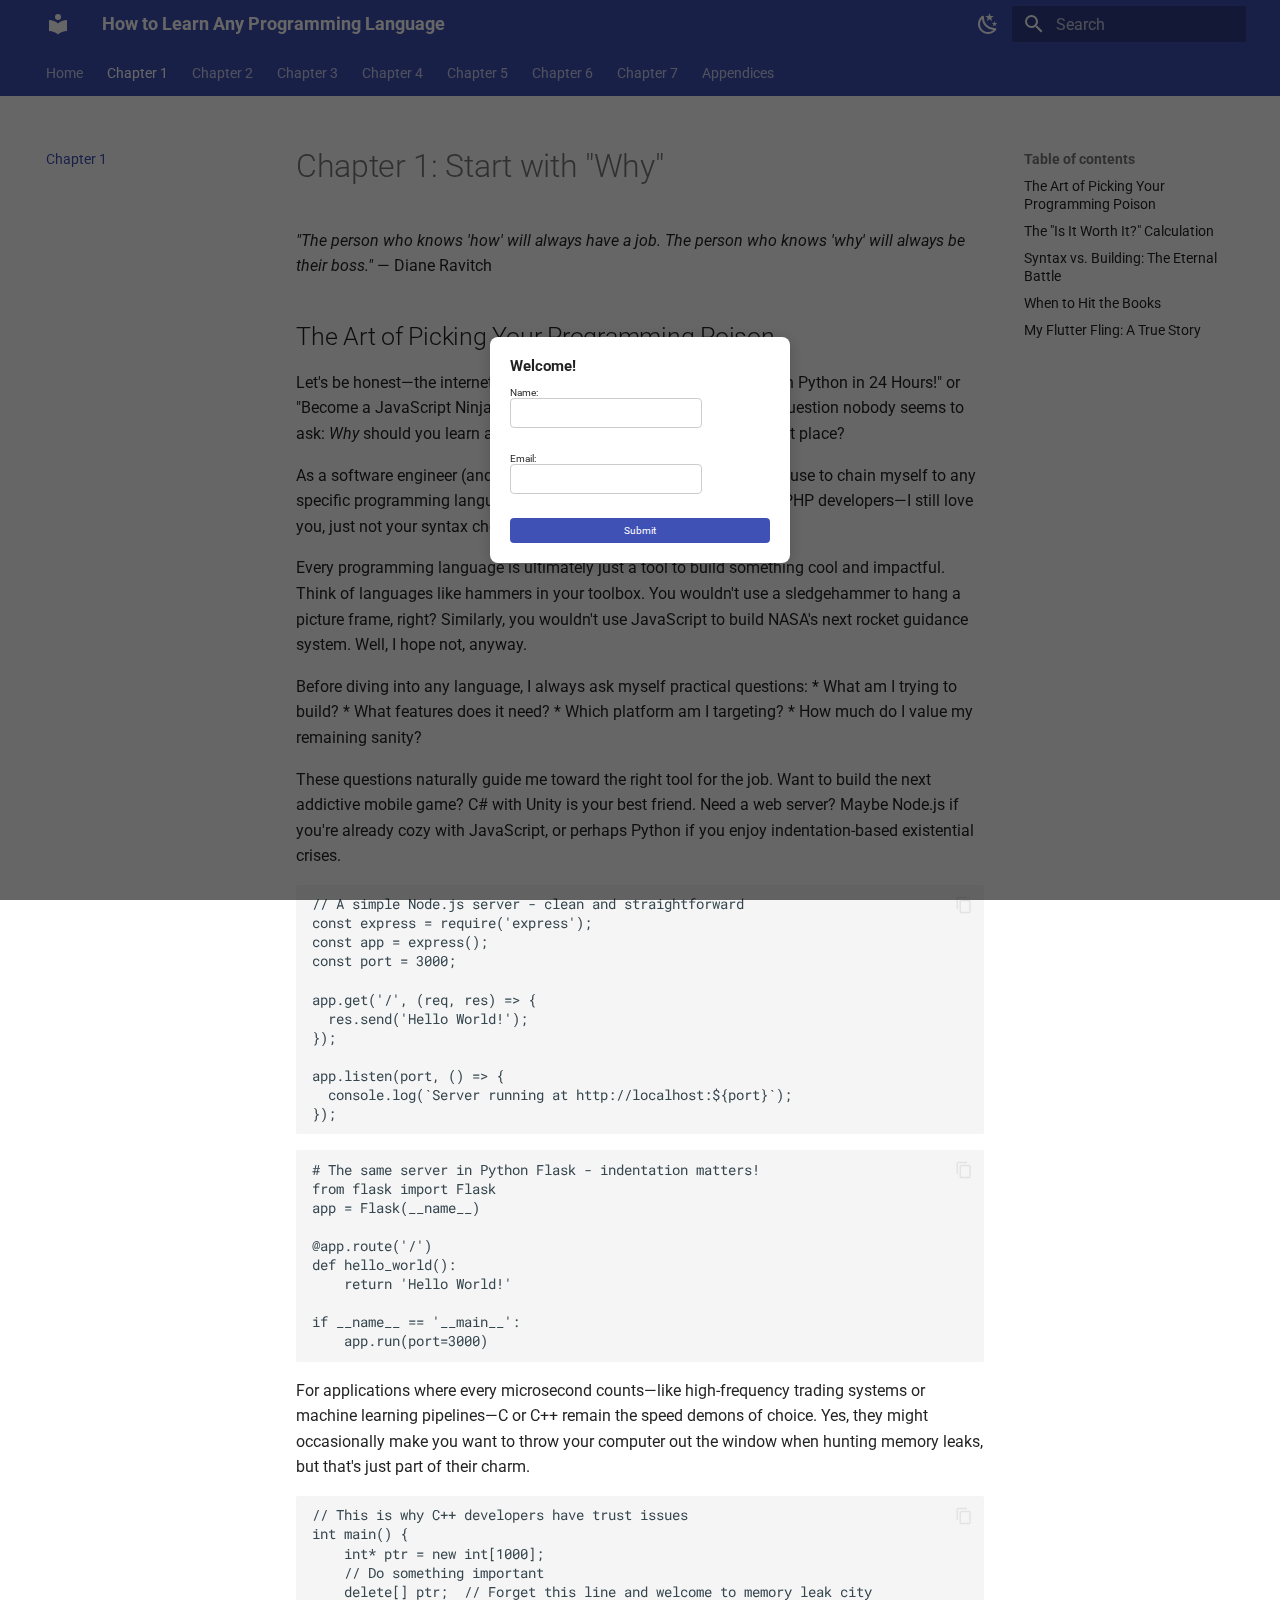
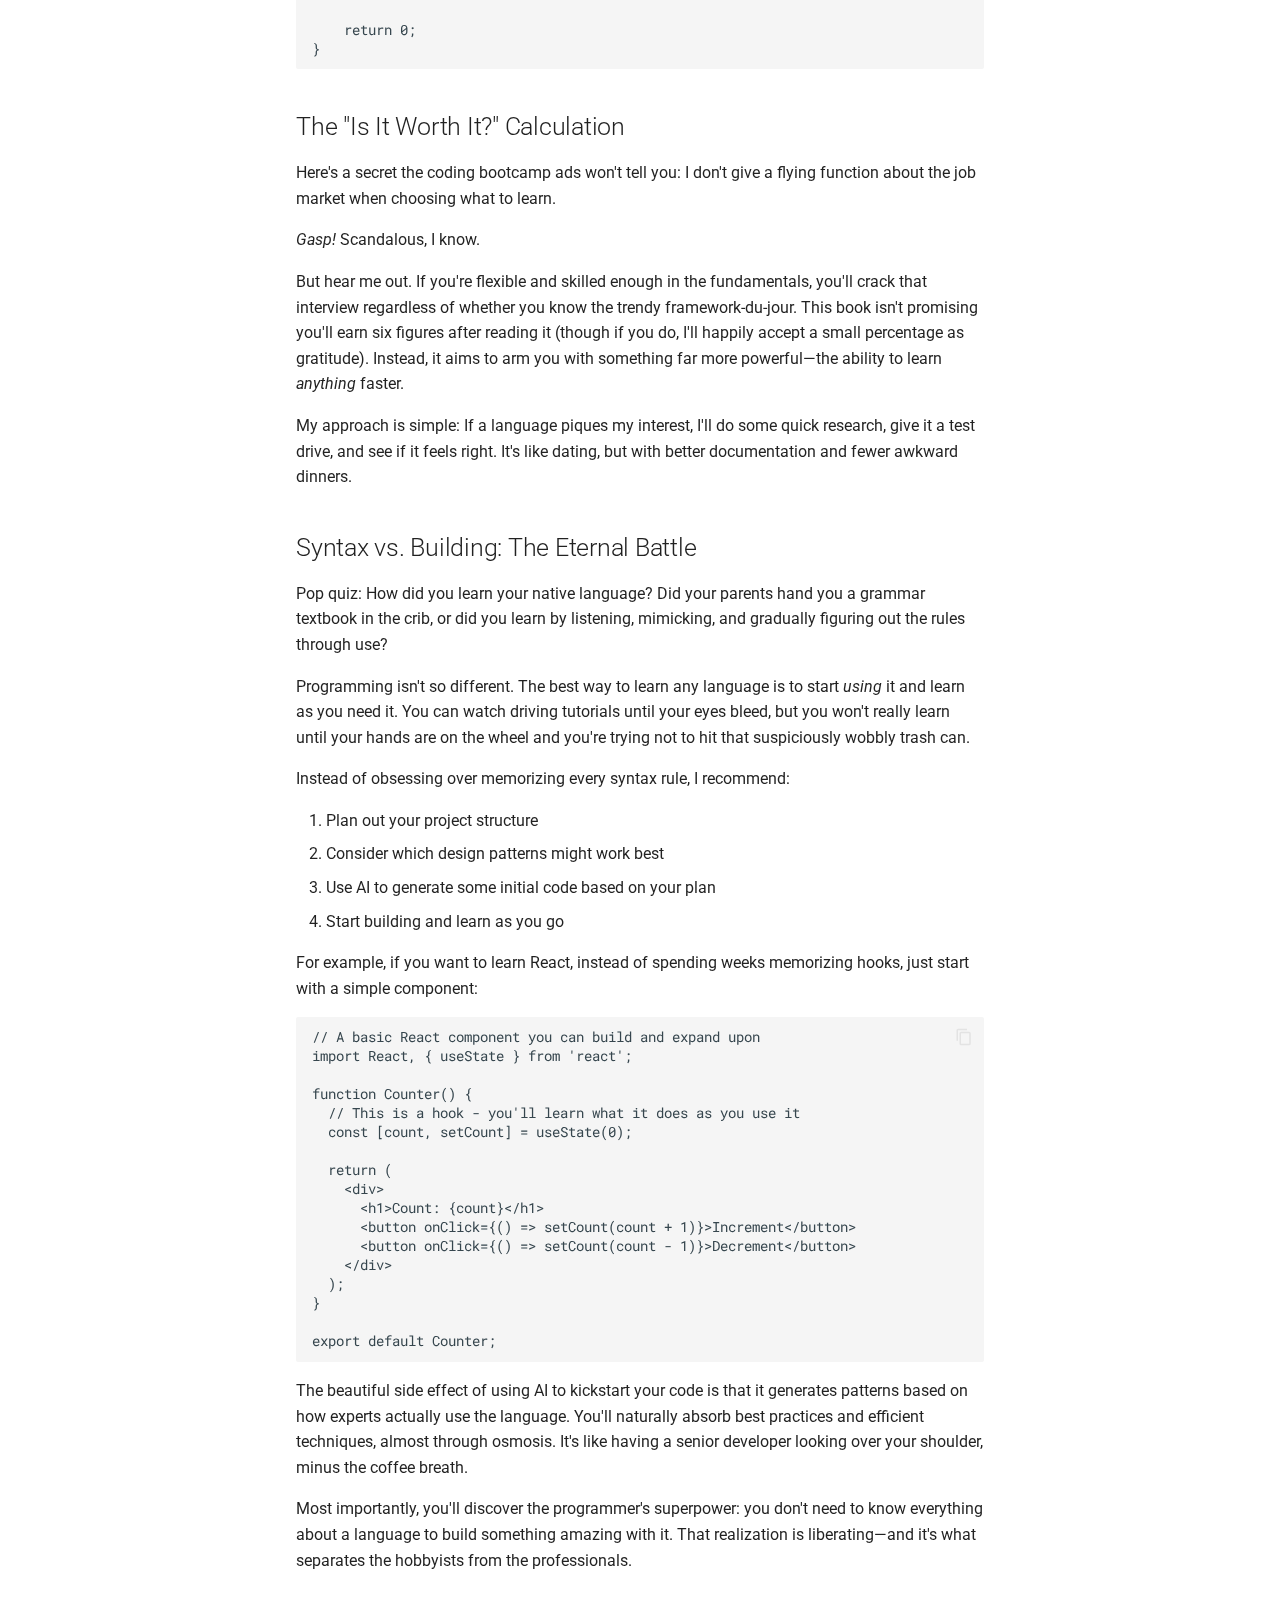
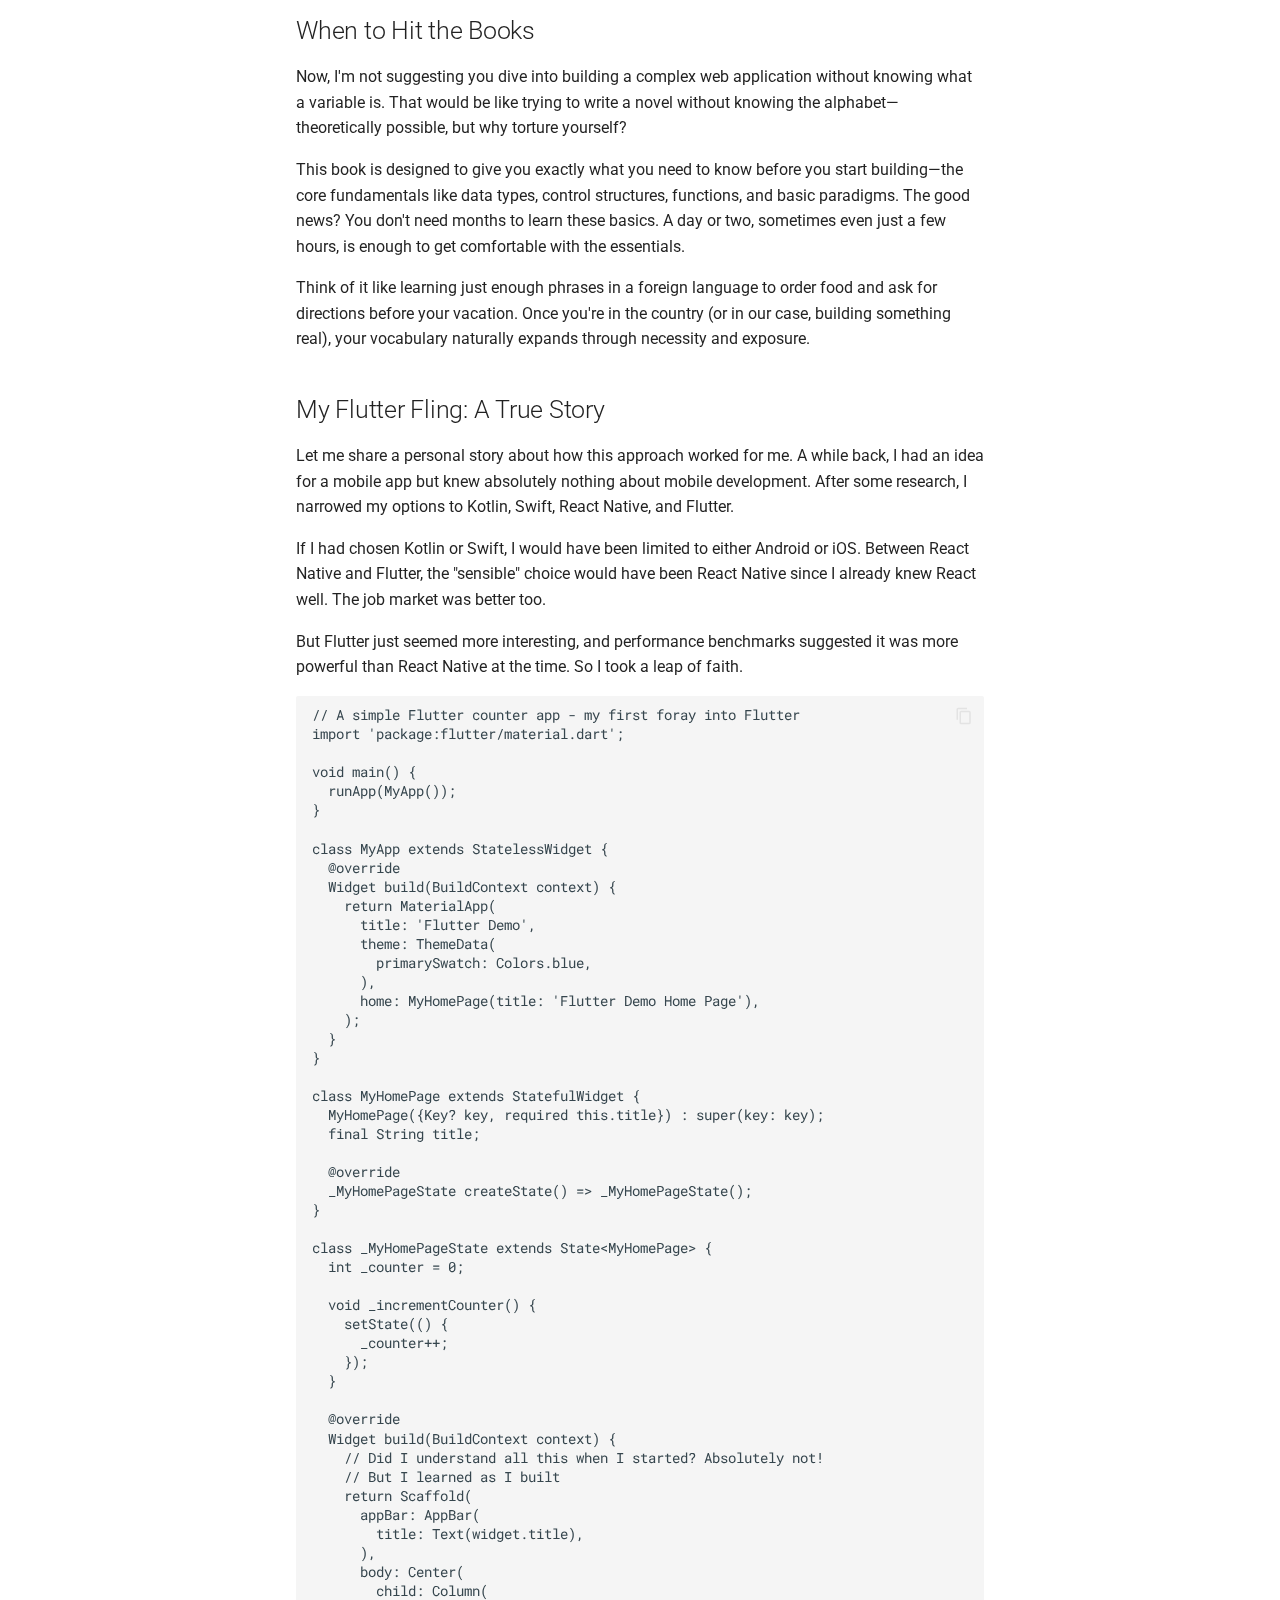
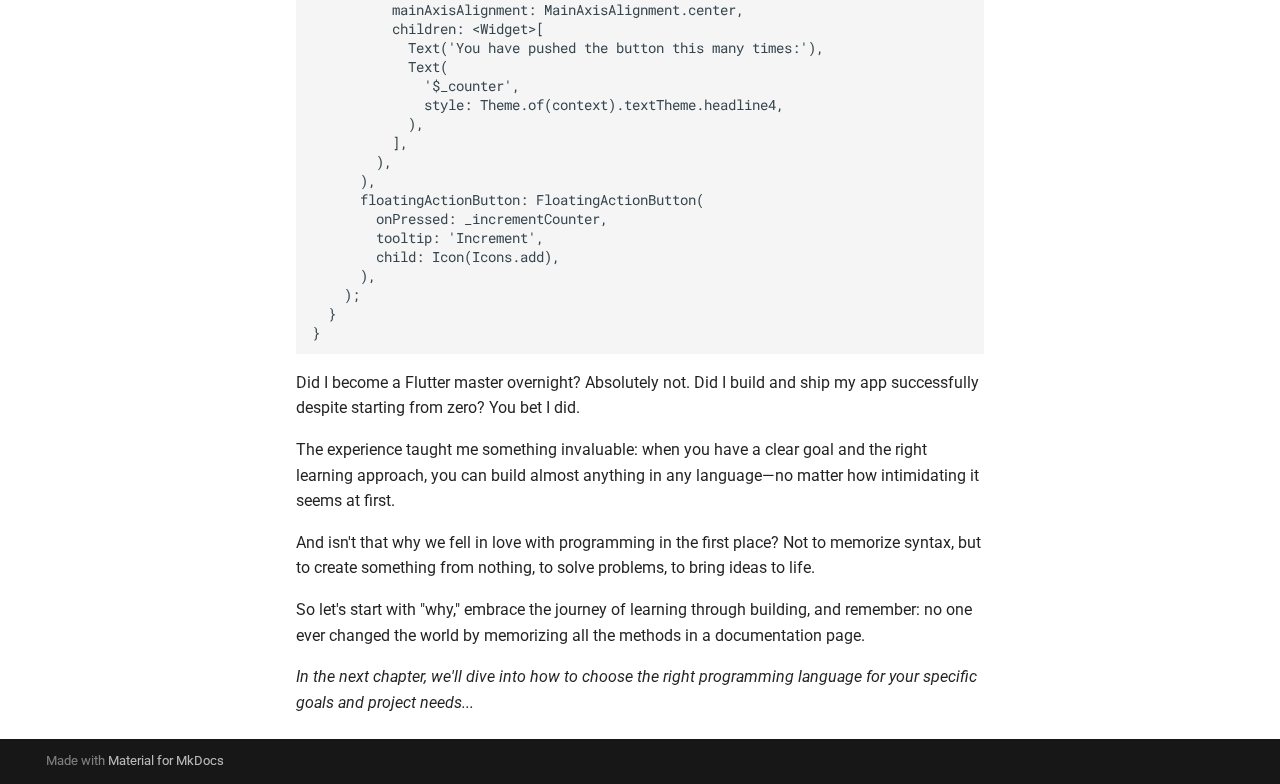
<file: Chapter 1 Start with Why/index.html>
<!doctype html>
<html lang="en" class="no-js">
  <head>
    
      <meta charset="utf-8">
      <meta name="viewport" content="width=device-width,initial-scale=1">
      
      
      
      
        <link rel="prev" href="..">
      
      
        <link rel="next" href="../Chapter%202%20The%20Syntax%20Mindset/">
      
      
      <link rel="icon" href="../assets/images/favicon.png">
      <meta name="generator" content="mkdocs-1.6.1, mkdocs-material-9.6.16">
    
    
      
        <title>Chapter 1 - How to Learn Any Programming Language</title>
      
    
    
      <link rel="stylesheet" href="../assets/stylesheets/main.7e37652d.min.css">
      
        
        <link rel="stylesheet" href="../assets/stylesheets/palette.06af60db.min.css">
      
      


    
    
      
    
    
      
        
        
        <link rel="preconnect" href="https://fonts.gstatic.com" crossorigin>
        <link rel="stylesheet" href="https://fonts.googleapis.com/css?family=Roboto:300,300i,400,400i,700,700i%7CRoboto+Mono:400,400i,700,700i&display=fallback">
        <style>:root{--md-text-font:"Roboto";--md-code-font:"Roboto Mono"}</style>
      
    
    
      <link rel="stylesheet" href="../css/custom.css">
    
    <script>__md_scope=new URL("..",location),__md_hash=e=>[...e].reduce(((e,_)=>(e<<5)-e+_.charCodeAt(0)),0),__md_get=(e,_=localStorage,t=__md_scope)=>JSON.parse(_.getItem(t.pathname+"."+e)),__md_set=(e,_,t=localStorage,a=__md_scope)=>{try{t.setItem(a.pathname+"."+e,JSON.stringify(_))}catch(e){}}</script>
    
      

    
    
    
  </head>
  
  
    
    
      
    
    
    
    
    <body dir="ltr" data-md-color-scheme="default" data-md-color-primary="indigo" data-md-color-accent="indigo">
  
    
    <input class="md-toggle" data-md-toggle="drawer" type="checkbox" id="__drawer" autocomplete="off">
    <input class="md-toggle" data-md-toggle="search" type="checkbox" id="__search" autocomplete="off">
    <label class="md-overlay" for="__drawer"></label>
    <div data-md-component="skip">
      
        
        <a href="#chapter-1-start-with-why" class="md-skip">
          Skip to content
        </a>
      
    </div>
    <div data-md-component="announce">
      
    </div>
    
    
      

<header class="md-header" data-md-component="header">
  <nav class="md-header__inner md-grid" aria-label="Header">
    <a href=".." title="How to Learn Any Programming Language" class="md-header__button md-logo" aria-label="How to Learn Any Programming Language" data-md-component="logo">
      
  
  <svg xmlns="http://www.w3.org/2000/svg" viewBox="0 0 24 24"><path d="M12 8a3 3 0 0 0 3-3 3 3 0 0 0-3-3 3 3 0 0 0-3 3 3 3 0 0 0 3 3m0 3.54C9.64 9.35 6.5 8 3 8v11c3.5 0 6.64 1.35 9 3.54 2.36-2.19 5.5-3.54 9-3.54V8c-3.5 0-6.64 1.35-9 3.54"/></svg>

    </a>
    <label class="md-header__button md-icon" for="__drawer">
      
      <svg xmlns="http://www.w3.org/2000/svg" viewBox="0 0 24 24"><path d="M3 6h18v2H3zm0 5h18v2H3zm0 5h18v2H3z"/></svg>
    </label>
    <div class="md-header__title" data-md-component="header-title">
      <div class="md-header__ellipsis">
        <div class="md-header__topic">
          <span class="md-ellipsis">
            How to Learn Any Programming Language
          </span>
        </div>
        <div class="md-header__topic" data-md-component="header-topic">
          <span class="md-ellipsis">
            
              Chapter 1
            
          </span>
        </div>
      </div>
    </div>
    
      
        <form class="md-header__option" data-md-component="palette">
  
    
    
    
    <input class="md-option" data-md-color-media="" data-md-color-scheme="default" data-md-color-primary="indigo" data-md-color-accent="indigo"  aria-label="Switch to dark mode"  type="radio" name="__palette" id="__palette_0">
    
      <label class="md-header__button md-icon" title="Switch to dark mode" for="__palette_1" hidden>
        <svg xmlns="http://www.w3.org/2000/svg" viewBox="0 0 24 24"><path d="m17.75 4.09-2.53 1.94.91 3.06-2.63-1.81-2.63 1.81.91-3.06-2.53-1.94L12.44 4l1.06-3 1.06 3zm3.5 6.91-1.64 1.25.59 1.98-1.7-1.17-1.7 1.17.59-1.98L15.75 11l2.06-.05L18.5 9l.69 1.95zm-2.28 4.95c.83-.08 1.72 1.1 1.19 1.85-.32.45-.66.87-1.08 1.27C15.17 23 8.84 23 4.94 19.07c-3.91-3.9-3.91-10.24 0-14.14.4-.4.82-.76 1.27-1.08.75-.53 1.93.36 1.85 1.19-.27 2.86.69 5.83 2.89 8.02a9.96 9.96 0 0 0 8.02 2.89m-1.64 2.02a12.08 12.08 0 0 1-7.8-3.47c-2.17-2.19-3.33-5-3.49-7.82-2.81 3.14-2.7 7.96.31 10.98 3.02 3.01 7.84 3.12 10.98.31"/></svg>
      </label>
    
  
    
    
    
    <input class="md-option" data-md-color-media="" data-md-color-scheme="slate" data-md-color-primary="indigo" data-md-color-accent="indigo"  aria-label="Switch to light mode"  type="radio" name="__palette" id="__palette_1">
    
      <label class="md-header__button md-icon" title="Switch to light mode" for="__palette_0" hidden>
        <svg xmlns="http://www.w3.org/2000/svg" viewBox="0 0 24 24"><path d="M12 7a5 5 0 0 1 5 5 5 5 0 0 1-5 5 5 5 0 0 1-5-5 5 5 0 0 1 5-5m0 2a3 3 0 0 0-3 3 3 3 0 0 0 3 3 3 3 0 0 0 3-3 3 3 0 0 0-3-3m0-7 2.39 3.42C13.65 5.15 12.84 5 12 5s-1.65.15-2.39.42zM3.34 7l4.16-.35A7.2 7.2 0 0 0 5.94 8.5c-.44.74-.69 1.5-.83 2.29zm.02 10 1.76-3.77a7.131 7.131 0 0 0 2.38 4.14zM20.65 7l-1.77 3.79a7.02 7.02 0 0 0-2.38-4.15zm-.01 10-4.14.36c.59-.51 1.12-1.14 1.54-1.86.42-.73.69-1.5.83-2.29zM12 22l-2.41-3.44c.74.27 1.55.44 2.41.44.82 0 1.63-.17 2.37-.44z"/></svg>
      </label>
    
  
</form>
      
    
    
      <script>var palette=__md_get("__palette");if(palette&&palette.color){if("(prefers-color-scheme)"===palette.color.media){var media=matchMedia("(prefers-color-scheme: light)"),input=document.querySelector(media.matches?"[data-md-color-media='(prefers-color-scheme: light)']":"[data-md-color-media='(prefers-color-scheme: dark)']");palette.color.media=input.getAttribute("data-md-color-media"),palette.color.scheme=input.getAttribute("data-md-color-scheme"),palette.color.primary=input.getAttribute("data-md-color-primary"),palette.color.accent=input.getAttribute("data-md-color-accent")}for(var[key,value]of Object.entries(palette.color))document.body.setAttribute("data-md-color-"+key,value)}</script>
    
    
    
      
      
        <label class="md-header__button md-icon" for="__search">
          
          <svg xmlns="http://www.w3.org/2000/svg" viewBox="0 0 24 24"><path d="M9.5 3A6.5 6.5 0 0 1 16 9.5c0 1.61-.59 3.09-1.56 4.23l.27.27h.79l5 5-1.5 1.5-5-5v-.79l-.27-.27A6.52 6.52 0 0 1 9.5 16 6.5 6.5 0 0 1 3 9.5 6.5 6.5 0 0 1 9.5 3m0 2C7 5 5 7 5 9.5S7 14 9.5 14 14 12 14 9.5 12 5 9.5 5"/></svg>
        </label>
        <div class="md-search" data-md-component="search" role="dialog">
  <label class="md-search__overlay" for="__search"></label>
  <div class="md-search__inner" role="search">
    <form class="md-search__form" name="search">
      <input type="text" class="md-search__input" name="query" aria-label="Search" placeholder="Search" autocapitalize="off" autocorrect="off" autocomplete="off" spellcheck="false" data-md-component="search-query" required>
      <label class="md-search__icon md-icon" for="__search">
        
        <svg xmlns="http://www.w3.org/2000/svg" viewBox="0 0 24 24"><path d="M9.5 3A6.5 6.5 0 0 1 16 9.5c0 1.61-.59 3.09-1.56 4.23l.27.27h.79l5 5-1.5 1.5-5-5v-.79l-.27-.27A6.52 6.52 0 0 1 9.5 16 6.5 6.5 0 0 1 3 9.5 6.5 6.5 0 0 1 9.5 3m0 2C7 5 5 7 5 9.5S7 14 9.5 14 14 12 14 9.5 12 5 9.5 5"/></svg>
        
        <svg xmlns="http://www.w3.org/2000/svg" viewBox="0 0 24 24"><path d="M20 11v2H8l5.5 5.5-1.42 1.42L4.16 12l7.92-7.92L13.5 5.5 8 11z"/></svg>
      </label>
      <nav class="md-search__options" aria-label="Search">
        
        <button type="reset" class="md-search__icon md-icon" title="Clear" aria-label="Clear" tabindex="-1">
          
          <svg xmlns="http://www.w3.org/2000/svg" viewBox="0 0 24 24"><path d="M19 6.41 17.59 5 12 10.59 6.41 5 5 6.41 10.59 12 5 17.59 6.41 19 12 13.41 17.59 19 19 17.59 13.41 12z"/></svg>
        </button>
      </nav>
      
        <div class="md-search__suggest" data-md-component="search-suggest"></div>
      
    </form>
    <div class="md-search__output">
      <div class="md-search__scrollwrap" tabindex="0" data-md-scrollfix>
        <div class="md-search-result" data-md-component="search-result">
          <div class="md-search-result__meta">
            Initializing search
          </div>
          <ol class="md-search-result__list" role="presentation"></ol>
        </div>
      </div>
    </div>
  </div>
</div>
      
    
    
  </nav>
  
</header>
    
    <div class="md-container" data-md-component="container">
      
      
        
          
            
<nav class="md-tabs" aria-label="Tabs" data-md-component="tabs">
  <div class="md-grid">
    <ul class="md-tabs__list">
      
        
  
  
  
  
    <li class="md-tabs__item">
      <a href=".." class="md-tabs__link">
        
  
  
    
  
  Home

      </a>
    </li>
  

      
        
  
  
  
    
  
  
    <li class="md-tabs__item md-tabs__item--active">
      <a href="./" class="md-tabs__link">
        
  
  
    
  
  Chapter 1

      </a>
    </li>
  

      
        
  
  
  
  
    <li class="md-tabs__item">
      <a href="../Chapter%202%20The%20Syntax%20Mindset/" class="md-tabs__link">
        
  
  
    
  
  Chapter 2

      </a>
    </li>
  

      
        
  
  
  
  
    <li class="md-tabs__item">
      <a href="../Chapter%203%20Learn%20the%20Core%20Skip%20the%20Noise/" class="md-tabs__link">
        
  
  
    
  
  Chapter 3

      </a>
    </li>
  

      
        
  
  
  
  
    <li class="md-tabs__item">
      <a href="../Chapter%204%20Build%20First%20Learn%20Along/" class="md-tabs__link">
        
  
  
    
  
  Chapter 4

      </a>
    </li>
  

      
        
  
  
  
  
    <li class="md-tabs__item">
      <a href="../Chapter%205%20How%20to%20Think%20in%20Multiple%20Languages/" class="md-tabs__link">
        
  
  
    
  
  Chapter 5

      </a>
    </li>
  

      
        
  
  
  
  
    <li class="md-tabs__item">
      <a href="../Chapter%206%20Avoiding%20the%20Traps/" class="md-tabs__link">
        
  
  
    
  
  Chapter 6

      </a>
    </li>
  

      
        
  
  
  
  
    <li class="md-tabs__item">
      <a href="../Chapter%207%20Your%20Repeatable%20Learning%20System/" class="md-tabs__link">
        
  
  
    
  
  Chapter 7

      </a>
    </li>
  

      
        
  
  
  
  
    <li class="md-tabs__item">
      <a href="../Appendices/" class="md-tabs__link">
        
  
  
    
  
  Appendices

      </a>
    </li>
  

      
    </ul>
  </div>
</nav>
          
        
      
      <main class="md-main" data-md-component="main">
        <div class="md-main__inner md-grid">
          
            
              
              <div class="md-sidebar md-sidebar--primary" data-md-component="sidebar" data-md-type="navigation" >
                <div class="md-sidebar__scrollwrap">
                  <div class="md-sidebar__inner">
                    


  


<nav class="md-nav md-nav--primary md-nav--lifted" aria-label="Navigation" data-md-level="0">
  <label class="md-nav__title" for="__drawer">
    <a href=".." title="How to Learn Any Programming Language" class="md-nav__button md-logo" aria-label="How to Learn Any Programming Language" data-md-component="logo">
      
  
  <svg xmlns="http://www.w3.org/2000/svg" viewBox="0 0 24 24"><path d="M12 8a3 3 0 0 0 3-3 3 3 0 0 0-3-3 3 3 0 0 0-3 3 3 3 0 0 0 3 3m0 3.54C9.64 9.35 6.5 8 3 8v11c3.5 0 6.64 1.35 9 3.54 2.36-2.19 5.5-3.54 9-3.54V8c-3.5 0-6.64 1.35-9 3.54"/></svg>

    </a>
    How to Learn Any Programming Language
  </label>
  
  <ul class="md-nav__list" data-md-scrollfix>
    
      
      
  
  
  
  
    <li class="md-nav__item">
      <a href=".." class="md-nav__link">
        
  
  
  <span class="md-ellipsis">
    Home
    
  </span>
  

      </a>
    </li>
  

    
      
      
  
  
    
  
  
  
    <li class="md-nav__item md-nav__item--active">
      
      <input class="md-nav__toggle md-toggle" type="checkbox" id="__toc">
      
      
        
      
      
        <label class="md-nav__link md-nav__link--active" for="__toc">
          
  
  
  <span class="md-ellipsis">
    Chapter 1
    
  </span>
  

          <span class="md-nav__icon md-icon"></span>
        </label>
      
      <a href="./" class="md-nav__link md-nav__link--active">
        
  
  
  <span class="md-ellipsis">
    Chapter 1
    
  </span>
  

      </a>
      
        

<nav class="md-nav md-nav--secondary" aria-label="Table of contents">
  
  
  
    
  
  
    <label class="md-nav__title" for="__toc">
      <span class="md-nav__icon md-icon"></span>
      Table of contents
    </label>
    <ul class="md-nav__list" data-md-component="toc" data-md-scrollfix>
      
        <li class="md-nav__item">
  <a href="#the-art-of-picking-your-programming-poison" class="md-nav__link">
    <span class="md-ellipsis">
      The Art of Picking Your Programming Poison
    </span>
  </a>
  
</li>
      
        <li class="md-nav__item">
  <a href="#the-is-it-worth-it-calculation" class="md-nav__link">
    <span class="md-ellipsis">
      The "Is It Worth It?" Calculation
    </span>
  </a>
  
</li>
      
        <li class="md-nav__item">
  <a href="#syntax-vs-building-the-eternal-battle" class="md-nav__link">
    <span class="md-ellipsis">
      Syntax vs. Building: The Eternal Battle
    </span>
  </a>
  
</li>
      
        <li class="md-nav__item">
  <a href="#when-to-hit-the-books" class="md-nav__link">
    <span class="md-ellipsis">
      When to Hit the Books
    </span>
  </a>
  
</li>
      
        <li class="md-nav__item">
  <a href="#my-flutter-fling-a-true-story" class="md-nav__link">
    <span class="md-ellipsis">
      My Flutter Fling: A True Story
    </span>
  </a>
  
</li>
      
    </ul>
  
</nav>
      
    </li>
  

    
      
      
  
  
  
  
    <li class="md-nav__item">
      <a href="../Chapter%202%20The%20Syntax%20Mindset/" class="md-nav__link">
        
  
  
  <span class="md-ellipsis">
    Chapter 2
    
  </span>
  

      </a>
    </li>
  

    
      
      
  
  
  
  
    <li class="md-nav__item">
      <a href="../Chapter%203%20Learn%20the%20Core%20Skip%20the%20Noise/" class="md-nav__link">
        
  
  
  <span class="md-ellipsis">
    Chapter 3
    
  </span>
  

      </a>
    </li>
  

    
      
      
  
  
  
  
    <li class="md-nav__item">
      <a href="../Chapter%204%20Build%20First%20Learn%20Along/" class="md-nav__link">
        
  
  
  <span class="md-ellipsis">
    Chapter 4
    
  </span>
  

      </a>
    </li>
  

    
      
      
  
  
  
  
    <li class="md-nav__item">
      <a href="../Chapter%205%20How%20to%20Think%20in%20Multiple%20Languages/" class="md-nav__link">
        
  
  
  <span class="md-ellipsis">
    Chapter 5
    
  </span>
  

      </a>
    </li>
  

    
      
      
  
  
  
  
    <li class="md-nav__item">
      <a href="../Chapter%206%20Avoiding%20the%20Traps/" class="md-nav__link">
        
  
  
  <span class="md-ellipsis">
    Chapter 6
    
  </span>
  

      </a>
    </li>
  

    
      
      
  
  
  
  
    <li class="md-nav__item">
      <a href="../Chapter%207%20Your%20Repeatable%20Learning%20System/" class="md-nav__link">
        
  
  
  <span class="md-ellipsis">
    Chapter 7
    
  </span>
  

      </a>
    </li>
  

    
      
      
  
  
  
  
    <li class="md-nav__item">
      <a href="../Appendices/" class="md-nav__link">
        
  
  
  <span class="md-ellipsis">
    Appendices
    
  </span>
  

      </a>
    </li>
  

    
  </ul>
</nav>
                  </div>
                </div>
              </div>
            
            
              
              <div class="md-sidebar md-sidebar--secondary" data-md-component="sidebar" data-md-type="toc" >
                <div class="md-sidebar__scrollwrap">
                  <div class="md-sidebar__inner">
                    

<nav class="md-nav md-nav--secondary" aria-label="Table of contents">
  
  
  
    
  
  
    <label class="md-nav__title" for="__toc">
      <span class="md-nav__icon md-icon"></span>
      Table of contents
    </label>
    <ul class="md-nav__list" data-md-component="toc" data-md-scrollfix>
      
        <li class="md-nav__item">
  <a href="#the-art-of-picking-your-programming-poison" class="md-nav__link">
    <span class="md-ellipsis">
      The Art of Picking Your Programming Poison
    </span>
  </a>
  
</li>
      
        <li class="md-nav__item">
  <a href="#the-is-it-worth-it-calculation" class="md-nav__link">
    <span class="md-ellipsis">
      The "Is It Worth It?" Calculation
    </span>
  </a>
  
</li>
      
        <li class="md-nav__item">
  <a href="#syntax-vs-building-the-eternal-battle" class="md-nav__link">
    <span class="md-ellipsis">
      Syntax vs. Building: The Eternal Battle
    </span>
  </a>
  
</li>
      
        <li class="md-nav__item">
  <a href="#when-to-hit-the-books" class="md-nav__link">
    <span class="md-ellipsis">
      When to Hit the Books
    </span>
  </a>
  
</li>
      
        <li class="md-nav__item">
  <a href="#my-flutter-fling-a-true-story" class="md-nav__link">
    <span class="md-ellipsis">
      My Flutter Fling: A True Story
    </span>
  </a>
  
</li>
      
    </ul>
  
</nav>
                  </div>
                </div>
              </div>
            
          
          
            <div class="md-content" data-md-component="content">
              <article class="md-content__inner md-typeset">
                
                  



<h1 id="chapter-1-start-with-why">Chapter 1: Start with "Why"<a class="headerlink" href="#chapter-1-start-with-why" title="Permanent link">&para;</a></h1>
<p><em>"The person who knows 'how' will always have a job. The person who knows 'why' will always be their boss."</em> — Diane Ravitch</p>
<h2 id="the-art-of-picking-your-programming-poison">The Art of Picking Your Programming Poison<a class="headerlink" href="#the-art-of-picking-your-programming-poison" title="Permanent link">&para;</a></h2>
<p>Let's be honest—the internet is bursting with tutorials screaming "Learn Python in 24 Hours!" or "Become a JavaScript Ninja in 10 Days!" But here's the million-dollar question nobody seems to ask: <em>Why</em> should you learn a specific programming language in the first place?</p>
<p>As a software engineer (and a human being with limited lifespan), I refuse to chain myself to any specific programming language. Except PHP. I have standards. Sorry, PHP developers—I still love you, just not your syntax choices.</p>
<p>Every programming language is ultimately just a tool to build something cool and impactful. Think of languages like hammers in your toolbox. You wouldn't use a sledgehammer to hang a picture frame, right? Similarly, you wouldn't use JavaScript to build NASA's next rocket guidance system. Well, I hope not, anyway.</p>
<p>Before diving into any language, I always ask myself practical questions:
* What am I trying to build?
* What features does it need?
* Which platform am I targeting?
* How much do I value my remaining sanity?</p>
<p>These questions naturally guide me toward the right tool for the job. Want to build the next addictive mobile game? C# with Unity is your best friend. Need a web server? Maybe Node.js if you're already cozy with JavaScript, or perhaps Python if you enjoy indentation-based existential crises.</p>
<div class="codehilite"><pre><span></span><code><span class="c1">// A simple Node.js server - clean and straightforward</span>
<span class="kd">const</span><span class="w"> </span><span class="nx">express</span><span class="w"> </span><span class="o">=</span><span class="w"> </span><span class="nx">require</span><span class="p">(</span><span class="s1">&#39;express&#39;</span><span class="p">);</span>
<span class="kd">const</span><span class="w"> </span><span class="nx">app</span><span class="w"> </span><span class="o">=</span><span class="w"> </span><span class="nx">express</span><span class="p">();</span>
<span class="kd">const</span><span class="w"> </span><span class="nx">port</span><span class="w"> </span><span class="o">=</span><span class="w"> </span><span class="mf">3000</span><span class="p">;</span>

<span class="nx">app</span><span class="p">.</span><span class="nx">get</span><span class="p">(</span><span class="s1">&#39;/&#39;</span><span class="p">,</span><span class="w"> </span><span class="p">(</span><span class="nx">req</span><span class="p">,</span><span class="w"> </span><span class="nx">res</span><span class="p">)</span><span class="w"> </span><span class="p">=&gt;</span><span class="w"> </span><span class="p">{</span>
<span class="w">  </span><span class="nx">res</span><span class="p">.</span><span class="nx">send</span><span class="p">(</span><span class="s1">&#39;Hello World!&#39;</span><span class="p">);</span>
<span class="p">});</span>

<span class="nx">app</span><span class="p">.</span><span class="nx">listen</span><span class="p">(</span><span class="nx">port</span><span class="p">,</span><span class="w"> </span><span class="p">()</span><span class="w"> </span><span class="p">=&gt;</span><span class="w"> </span><span class="p">{</span>
<span class="w">  </span><span class="nx">console</span><span class="p">.</span><span class="nx">log</span><span class="p">(</span><span class="sb">`Server running at http://localhost:</span><span class="si">${</span><span class="nx">port</span><span class="si">}</span><span class="sb">`</span><span class="p">);</span>
<span class="p">});</span>
</code></pre></div>

<div class="codehilite"><pre><span></span><code><span class="c1"># The same server in Python Flask - indentation matters!</span>
<span class="kn">from</span><span class="w"> </span><span class="nn">flask</span><span class="w"> </span><span class="kn">import</span> <span class="n">Flask</span>
<span class="n">app</span> <span class="o">=</span> <span class="n">Flask</span><span class="p">(</span><span class="vm">__name__</span><span class="p">)</span>

<span class="nd">@app</span><span class="o">.</span><span class="n">route</span><span class="p">(</span><span class="s1">&#39;/&#39;</span><span class="p">)</span>
<span class="k">def</span><span class="w"> </span><span class="nf">hello_world</span><span class="p">():</span>
    <span class="k">return</span> <span class="s1">&#39;Hello World!&#39;</span>

<span class="k">if</span> <span class="vm">__name__</span> <span class="o">==</span> <span class="s1">&#39;__main__&#39;</span><span class="p">:</span>
    <span class="n">app</span><span class="o">.</span><span class="n">run</span><span class="p">(</span><span class="n">port</span><span class="o">=</span><span class="mi">3000</span><span class="p">)</span>
</code></pre></div>

<p>For applications where every microsecond counts—like high-frequency trading systems or machine learning pipelines—C or C++ remain the speed demons of choice. Yes, they might occasionally make you want to throw your computer out the window when hunting memory leaks, but that's just part of their charm.</p>
<div class="codehilite"><pre><span></span><code><span class="c1">// This is why C++ developers have trust issues</span>
<span class="kt">int</span><span class="w"> </span><span class="nf">main</span><span class="p">()</span><span class="w"> </span><span class="p">{</span>
<span class="w">    </span><span class="kt">int</span><span class="o">*</span><span class="w"> </span><span class="n">ptr</span><span class="w"> </span><span class="o">=</span><span class="w"> </span><span class="k">new</span><span class="w"> </span><span class="kt">int</span><span class="p">[</span><span class="mi">1000</span><span class="p">];</span>
<span class="w">    </span><span class="c1">// Do something important</span>
<span class="w">    </span><span class="k">delete</span><span class="p">[]</span><span class="w"> </span><span class="n">ptr</span><span class="p">;</span><span class="w">  </span><span class="c1">// Forget this line and welcome to memory leak city</span>

<span class="w">    </span><span class="k">return</span><span class="w"> </span><span class="mi">0</span><span class="p">;</span>
<span class="p">}</span>
</code></pre></div>

<h2 id="the-is-it-worth-it-calculation">The "Is It Worth It?" Calculation<a class="headerlink" href="#the-is-it-worth-it-calculation" title="Permanent link">&para;</a></h2>
<p>Here's a secret the coding bootcamp ads won't tell you: I don't give a flying function about the job market when choosing what to learn.</p>
<p><em>Gasp!</em> Scandalous, I know.</p>
<p>But hear me out. If you're flexible and skilled enough in the fundamentals, you'll crack that interview regardless of whether you know the trendy framework-du-jour. This book isn't promising you'll earn six figures after reading it (though if you do, I'll happily accept a small percentage as gratitude). Instead, it aims to arm you with something far more powerful—the ability to learn <em>anything</em> faster.</p>
<p>My approach is simple: If a language piques my interest, I'll do some quick research, give it a test drive, and see if it feels right. It's like dating, but with better documentation and fewer awkward dinners.</p>
<h2 id="syntax-vs-building-the-eternal-battle">Syntax vs. Building: The Eternal Battle<a class="headerlink" href="#syntax-vs-building-the-eternal-battle" title="Permanent link">&para;</a></h2>
<p>Pop quiz: How did you learn your native language? Did your parents hand you a grammar textbook in the crib, or did you learn by listening, mimicking, and gradually figuring out the rules through use?</p>
<p>Programming isn't so different. The best way to learn any language is to start <em>using</em> it and learn as you need it. You can watch driving tutorials until your eyes bleed, but you won't really learn until your hands are on the wheel and you're trying not to hit that suspiciously wobbly trash can.</p>
<p>Instead of obsessing over memorizing every syntax rule, I recommend:</p>
<ol>
<li>Plan out your project structure</li>
<li>Consider which design patterns might work best</li>
<li>Use AI to generate some initial code based on your plan</li>
<li>Start building and learn as you go</li>
</ol>
<p>For example, if you want to learn React, instead of spending weeks memorizing hooks, just start with a simple component:</p>
<div class="codehilite"><pre><span></span><code><span class="c1">// A basic React component you can build and expand upon</span>
<span class="k">import</span><span class="w"> </span><span class="nx">React</span><span class="p">,</span><span class="w"> </span><span class="p">{</span><span class="w"> </span><span class="nx">useState</span><span class="w"> </span><span class="p">}</span><span class="w"> </span><span class="kr">from</span><span class="w"> </span><span class="s1">&#39;react&#39;</span><span class="p">;</span>

<span class="kd">function</span><span class="w"> </span><span class="nx">Counter</span><span class="p">()</span><span class="w"> </span><span class="p">{</span>
<span class="w">  </span><span class="c1">// This is a hook - you&#39;ll learn what it does as you use it</span>
<span class="w">  </span><span class="kd">const</span><span class="w"> </span><span class="p">[</span><span class="nx">count</span><span class="p">,</span><span class="w"> </span><span class="nx">setCount</span><span class="p">]</span><span class="w"> </span><span class="o">=</span><span class="w"> </span><span class="nx">useState</span><span class="p">(</span><span class="mf">0</span><span class="p">);</span>

<span class="w">  </span><span class="k">return</span><span class="w"> </span><span class="p">(</span>
<span class="w">    </span><span class="p">&lt;</span><span class="nt">div</span><span class="p">&gt;</span>
<span class="w">      </span><span class="p">&lt;</span><span class="nt">h1</span><span class="p">&gt;</span><span class="nx">Count</span><span class="o">:</span><span class="w"> </span><span class="p">{</span><span class="nx">count</span><span class="p">}&lt;/</span><span class="nt">h1</span><span class="p">&gt;</span>
<span class="w">      </span><span class="p">&lt;</span><span class="nt">button</span><span class="w"> </span><span class="na">onClick</span><span class="o">=</span><span class="p">{()</span><span class="w"> </span><span class="p">=&gt;</span><span class="w"> </span><span class="nx">setCount</span><span class="p">(</span><span class="nx">count</span><span class="w"> </span><span class="o">+</span><span class="w"> </span><span class="mf">1</span><span class="p">)}&gt;</span><span class="nx">Increment</span><span class="p">&lt;/</span><span class="nt">button</span><span class="p">&gt;</span>
<span class="w">      </span><span class="p">&lt;</span><span class="nt">button</span><span class="w"> </span><span class="na">onClick</span><span class="o">=</span><span class="p">{()</span><span class="w"> </span><span class="p">=&gt;</span><span class="w"> </span><span class="nx">setCount</span><span class="p">(</span><span class="nx">count</span><span class="w"> </span><span class="o">-</span><span class="w"> </span><span class="mf">1</span><span class="p">)}&gt;</span><span class="nx">Decrement</span><span class="p">&lt;/</span><span class="nt">button</span><span class="p">&gt;</span>
<span class="w">    </span><span class="p">&lt;/</span><span class="nt">div</span><span class="p">&gt;</span>
<span class="w">  </span><span class="p">);</span>
<span class="p">}</span>

<span class="k">export</span><span class="w"> </span><span class="k">default</span><span class="w"> </span><span class="nx">Counter</span><span class="p">;</span>
</code></pre></div>

<p>The beautiful side effect of using AI to kickstart your code is that it generates patterns based on how experts actually use the language. You'll naturally absorb best practices and efficient techniques, almost through osmosis. It's like having a senior developer looking over your shoulder, minus the coffee breath.</p>
<p>Most importantly, you'll discover the programmer's superpower: you don't need to know everything about a language to build something amazing with it. That realization is liberating—and it's what separates the hobbyists from the professionals.</p>
<h2 id="when-to-hit-the-books">When to Hit the Books<a class="headerlink" href="#when-to-hit-the-books" title="Permanent link">&para;</a></h2>
<p>Now, I'm not suggesting you dive into building a complex web application without knowing what a variable is. That would be like trying to write a novel without knowing the alphabet—theoretically possible, but why torture yourself?</p>
<p>This book is designed to give you exactly what you need to know before you start building—the core fundamentals like data types, control structures, functions, and basic paradigms. The good news? You don't need months to learn these basics. A day or two, sometimes even just a few hours, is enough to get comfortable with the essentials.</p>
<p>Think of it like learning just enough phrases in a foreign language to order food and ask for directions before your vacation. Once you're in the country (or in our case, building something real), your vocabulary naturally expands through necessity and exposure.</p>
<h2 id="my-flutter-fling-a-true-story">My Flutter Fling: A True Story<a class="headerlink" href="#my-flutter-fling-a-true-story" title="Permanent link">&para;</a></h2>
<p>Let me share a personal story about how this approach worked for me. A while back, I had an idea for a mobile app but knew absolutely nothing about mobile development. After some research, I narrowed my options to Kotlin, Swift, React Native, and Flutter.</p>
<p>If I had chosen Kotlin or Swift, I would have been limited to either Android or iOS. Between React Native and Flutter, the "sensible" choice would have been React Native since I already knew React well. The job market was better too.</p>
<p>But Flutter just seemed more interesting, and performance benchmarks suggested it was more powerful than React Native at the time. So I took a leap of faith.</p>
<div class="codehilite"><pre><span></span><code><span class="c1">// A simple Flutter counter app - my first foray into Flutter</span>
<span class="k">import</span><span class="w"> </span><span class="s1">&#39;package:flutter/material.dart&#39;</span><span class="p">;</span>

<span class="kt">void</span><span class="w"> </span><span class="n">main</span><span class="p">()</span><span class="w"> </span><span class="p">{</span>
<span class="w">  </span><span class="n">runApp</span><span class="p">(</span><span class="n">MyApp</span><span class="p">());</span>
<span class="p">}</span>

<span class="kd">class</span><span class="w"> </span><span class="nc">MyApp</span><span class="w"> </span><span class="kd">extends</span><span class="w"> </span><span class="n">StatelessWidget</span><span class="w"> </span><span class="p">{</span>
<span class="w">  </span><span class="nd">@override</span>
<span class="w">  </span><span class="n">Widget</span><span class="w"> </span><span class="n">build</span><span class="p">(</span><span class="n">BuildContext</span><span class="w"> </span><span class="n">context</span><span class="p">)</span><span class="w"> </span><span class="p">{</span>
<span class="w">    </span><span class="k">return</span><span class="w"> </span><span class="n">MaterialApp</span><span class="p">(</span>
<span class="w">      </span><span class="nl">title:</span><span class="w"> </span><span class="s1">&#39;Flutter Demo&#39;</span><span class="p">,</span>
<span class="w">      </span><span class="nl">theme:</span><span class="w"> </span><span class="n">ThemeData</span><span class="p">(</span>
<span class="w">        </span><span class="nl">primarySwatch:</span><span class="w"> </span><span class="n">Colors</span><span class="p">.</span><span class="n">blue</span><span class="p">,</span>
<span class="w">      </span><span class="p">),</span>
<span class="w">      </span><span class="nl">home:</span><span class="w"> </span><span class="n">MyHomePage</span><span class="p">(</span><span class="nl">title:</span><span class="w"> </span><span class="s1">&#39;Flutter Demo Home Page&#39;</span><span class="p">),</span>
<span class="w">    </span><span class="p">);</span>
<span class="w">  </span><span class="p">}</span>
<span class="p">}</span>

<span class="kd">class</span><span class="w"> </span><span class="nc">MyHomePage</span><span class="w"> </span><span class="kd">extends</span><span class="w"> </span><span class="n">StatefulWidget</span><span class="w"> </span><span class="p">{</span>
<span class="w">  </span><span class="n">MyHomePage</span><span class="p">({</span><span class="n">Key</span><span class="o">?</span><span class="w"> </span><span class="n">key</span><span class="p">,</span><span class="w"> </span><span class="kd">required</span><span class="w"> </span><span class="k">this</span><span class="p">.</span><span class="n">title</span><span class="p">})</span><span class="w"> </span><span class="o">:</span><span class="w"> </span><span class="k">super</span><span class="p">(</span><span class="nl">key:</span><span class="w"> </span><span class="n">key</span><span class="p">);</span>
<span class="w">  </span><span class="kd">final</span><span class="w"> </span><span class="kt">String</span><span class="w"> </span><span class="n">title</span><span class="p">;</span>

<span class="w">  </span><span class="nd">@override</span>
<span class="w">  </span><span class="n">_MyHomePageState</span><span class="w"> </span><span class="n">createState</span><span class="p">()</span><span class="w"> </span><span class="o">=&gt;</span><span class="w"> </span><span class="n">_MyHomePageState</span><span class="p">();</span>
<span class="p">}</span>

<span class="kd">class</span><span class="w"> </span><span class="nc">_MyHomePageState</span><span class="w"> </span><span class="kd">extends</span><span class="w"> </span><span class="n">State</span><span class="o">&lt;</span><span class="n">MyHomePage</span><span class="o">&gt;</span><span class="w"> </span><span class="p">{</span>
<span class="w">  </span><span class="kt">int</span><span class="w"> </span><span class="n">_counter</span><span class="w"> </span><span class="o">=</span><span class="w"> </span><span class="m">0</span><span class="p">;</span>

<span class="w">  </span><span class="kt">void</span><span class="w"> </span><span class="n">_incrementCounter</span><span class="p">()</span><span class="w"> </span><span class="p">{</span>
<span class="w">    </span><span class="n">setState</span><span class="p">(()</span><span class="w"> </span><span class="p">{</span>
<span class="w">      </span><span class="n">_counter</span><span class="o">++</span><span class="p">;</span>
<span class="w">    </span><span class="p">});</span>
<span class="w">  </span><span class="p">}</span>

<span class="w">  </span><span class="nd">@override</span>
<span class="w">  </span><span class="n">Widget</span><span class="w"> </span><span class="n">build</span><span class="p">(</span><span class="n">BuildContext</span><span class="w"> </span><span class="n">context</span><span class="p">)</span><span class="w"> </span><span class="p">{</span>
<span class="w">    </span><span class="c1">// Did I understand all this when I started? Absolutely not!</span>
<span class="w">    </span><span class="c1">// But I learned as I built</span>
<span class="w">    </span><span class="k">return</span><span class="w"> </span><span class="n">Scaffold</span><span class="p">(</span>
<span class="w">      </span><span class="nl">appBar:</span><span class="w"> </span><span class="n">AppBar</span><span class="p">(</span>
<span class="w">        </span><span class="nl">title:</span><span class="w"> </span><span class="n">Text</span><span class="p">(</span><span class="n">widget</span><span class="p">.</span><span class="n">title</span><span class="p">),</span>
<span class="w">      </span><span class="p">),</span>
<span class="w">      </span><span class="nl">body:</span><span class="w"> </span><span class="n">Center</span><span class="p">(</span>
<span class="w">        </span><span class="nl">child:</span><span class="w"> </span><span class="n">Column</span><span class="p">(</span>
<span class="w">          </span><span class="nl">mainAxisAlignment:</span><span class="w"> </span><span class="n">MainAxisAlignment</span><span class="p">.</span><span class="n">center</span><span class="p">,</span>
<span class="w">          </span><span class="nl">children:</span><span class="w"> </span><span class="o">&lt;</span><span class="n">Widget</span><span class="o">&gt;</span><span class="p">[</span>
<span class="w">            </span><span class="n">Text</span><span class="p">(</span><span class="s1">&#39;You have pushed the button this many times:&#39;</span><span class="p">),</span>
<span class="w">            </span><span class="n">Text</span><span class="p">(</span>
<span class="w">              </span><span class="s1">&#39;</span><span class="si">$</span><span class="n">_counter</span><span class="s1">&#39;</span><span class="p">,</span>
<span class="w">              </span><span class="nl">style:</span><span class="w"> </span><span class="n">Theme</span><span class="p">.</span><span class="n">of</span><span class="p">(</span><span class="n">context</span><span class="p">).</span><span class="n">textTheme</span><span class="p">.</span><span class="n">headline4</span><span class="p">,</span>
<span class="w">            </span><span class="p">),</span>
<span class="w">          </span><span class="p">],</span>
<span class="w">        </span><span class="p">),</span>
<span class="w">      </span><span class="p">),</span>
<span class="w">      </span><span class="nl">floatingActionButton:</span><span class="w"> </span><span class="n">FloatingActionButton</span><span class="p">(</span>
<span class="w">        </span><span class="nl">onPressed:</span><span class="w"> </span><span class="n">_incrementCounter</span><span class="p">,</span>
<span class="w">        </span><span class="nl">tooltip:</span><span class="w"> </span><span class="s1">&#39;Increment&#39;</span><span class="p">,</span>
<span class="w">        </span><span class="nl">child:</span><span class="w"> </span><span class="n">Icon</span><span class="p">(</span><span class="n">Icons</span><span class="p">.</span><span class="n">add</span><span class="p">),</span>
<span class="w">      </span><span class="p">),</span>
<span class="w">    </span><span class="p">);</span>
<span class="w">  </span><span class="p">}</span>
<span class="p">}</span>
</code></pre></div>

<p>Did I become a Flutter master overnight? Absolutely not. Did I build and ship my app successfully despite starting from zero? You bet I did.</p>
<p>The experience taught me something invaluable: when you have a clear goal and the right learning approach, you can build almost anything in any language—no matter how intimidating it seems at first.</p>
<p>And isn't that why we fell in love with programming in the first place? Not to memorize syntax, but to create something from nothing, to solve problems, to bring ideas to life.</p>
<p>So let's start with "why," embrace the journey of learning through building, and remember: no one ever changed the world by memorizing all the methods in a documentation page.</p>
<p><em>In the next chapter, we'll dive into how to choose the right programming language for your specific goals and project needs...</em></p>












                
              </article>
            </div>
          
          
<script>var target=document.getElementById(location.hash.slice(1));target&&target.name&&(target.checked=target.name.startsWith("__tabbed_"))</script>
        </div>
        
      </main>
      
        <footer class="md-footer">
  
  <div class="md-footer-meta md-typeset">
    <div class="md-footer-meta__inner md-grid">
      <div class="md-copyright">
  
  
    Made with
    <a href="https://squidfunk.github.io/mkdocs-material/" target="_blank" rel="noopener">
      Material for MkDocs
    </a>
  
</div>
      
    </div>
  </div>
</footer>
      
    </div>
    <div class="md-dialog" data-md-component="dialog">
      <div class="md-dialog__inner md-typeset"></div>
    </div>
    
    
    
      
      <script id="__config" type="application/json">{"base": "..", "features": ["navigation.instant", "navigation.sections", "navigation.tabs", "search.highlight", "search.suggest", "content.code.copy", "content.action.edit", "palette.toggle", "palette"], "search": "../assets/javascripts/workers/search.d50fe291.min.js", "tags": null, "translations": {"clipboard.copied": "Copied to clipboard", "clipboard.copy": "Copy to clipboard", "search.result.more.one": "1 more on this page", "search.result.more.other": "# more on this page", "search.result.none": "No matching documents", "search.result.one": "1 matching document", "search.result.other": "# matching documents", "search.result.placeholder": "Type to start searching", "search.result.term.missing": "Missing", "select.version": "Select version"}, "version": null}</script>
    
    
      <script src="../assets/javascripts/bundle.50899def.min.js"></script>
      
        <script src="../js/modal.js"></script>
      
    
  </body>
</html>
</file>
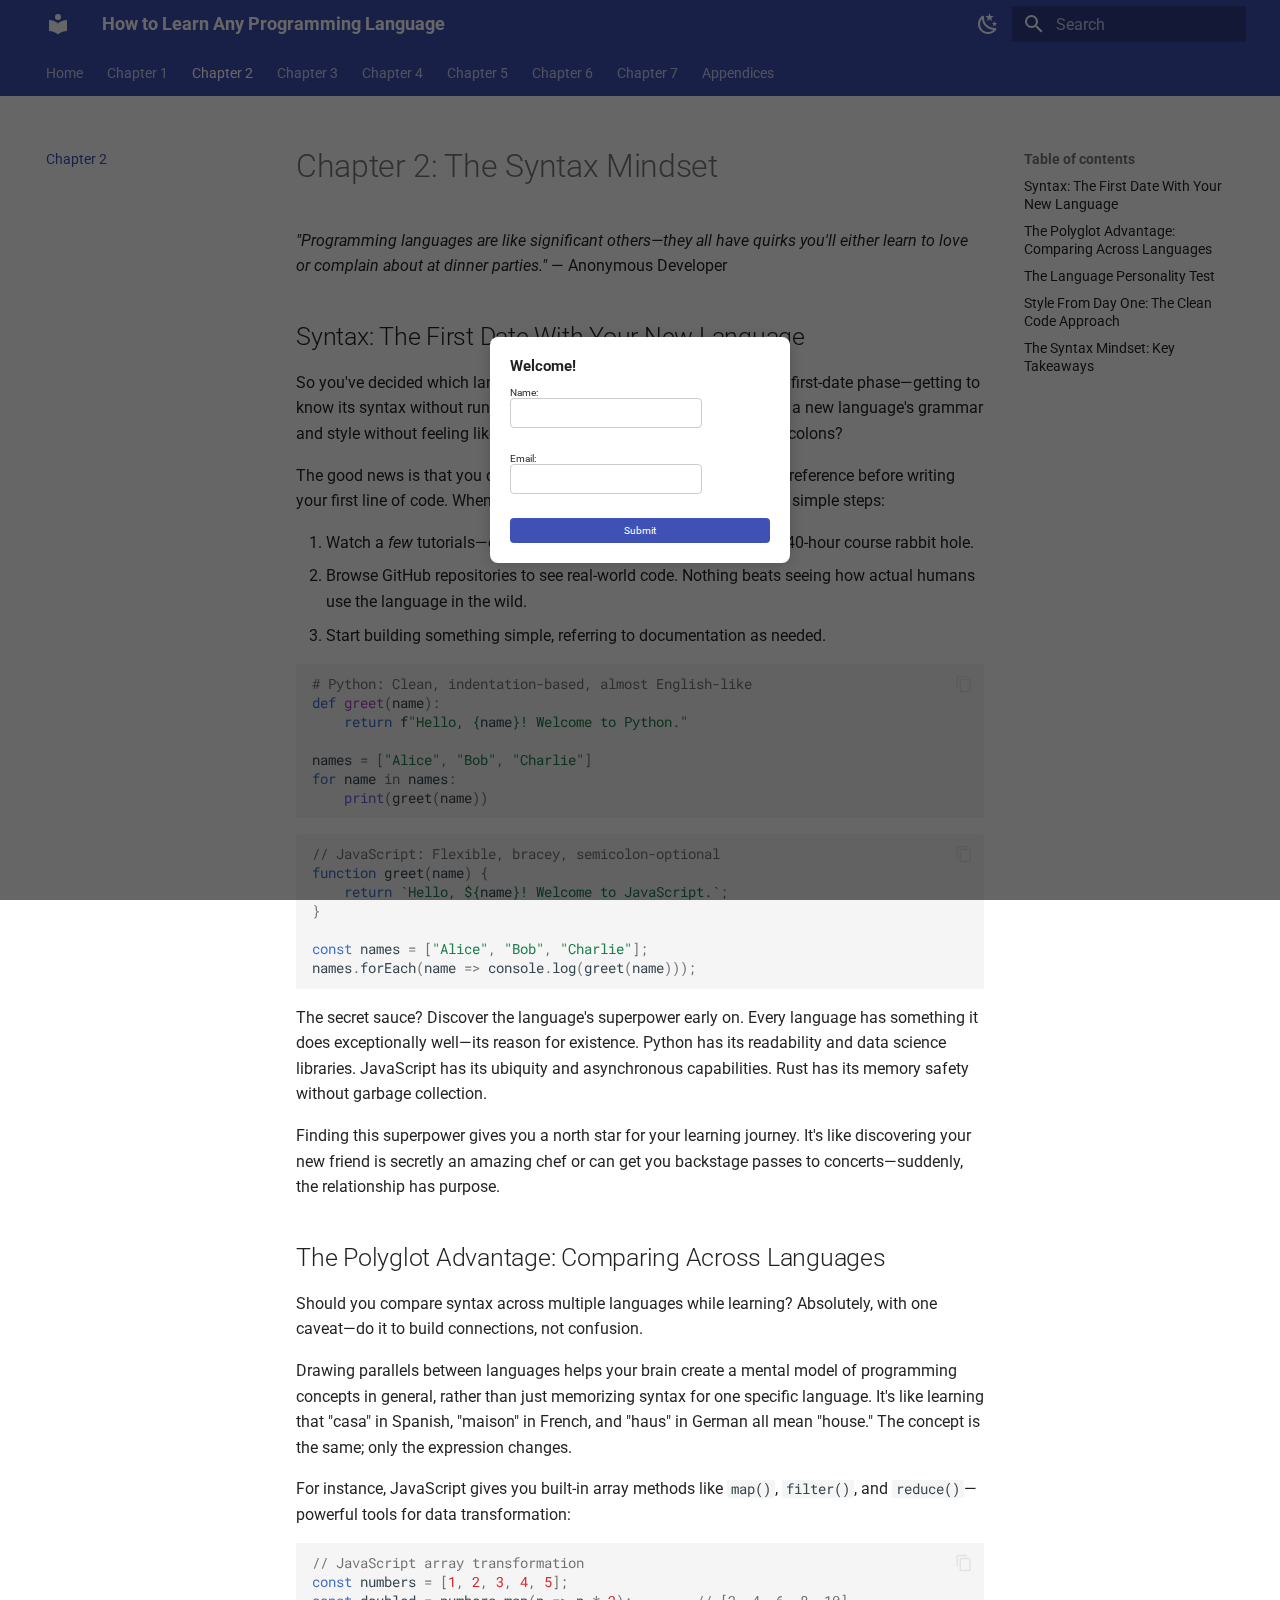
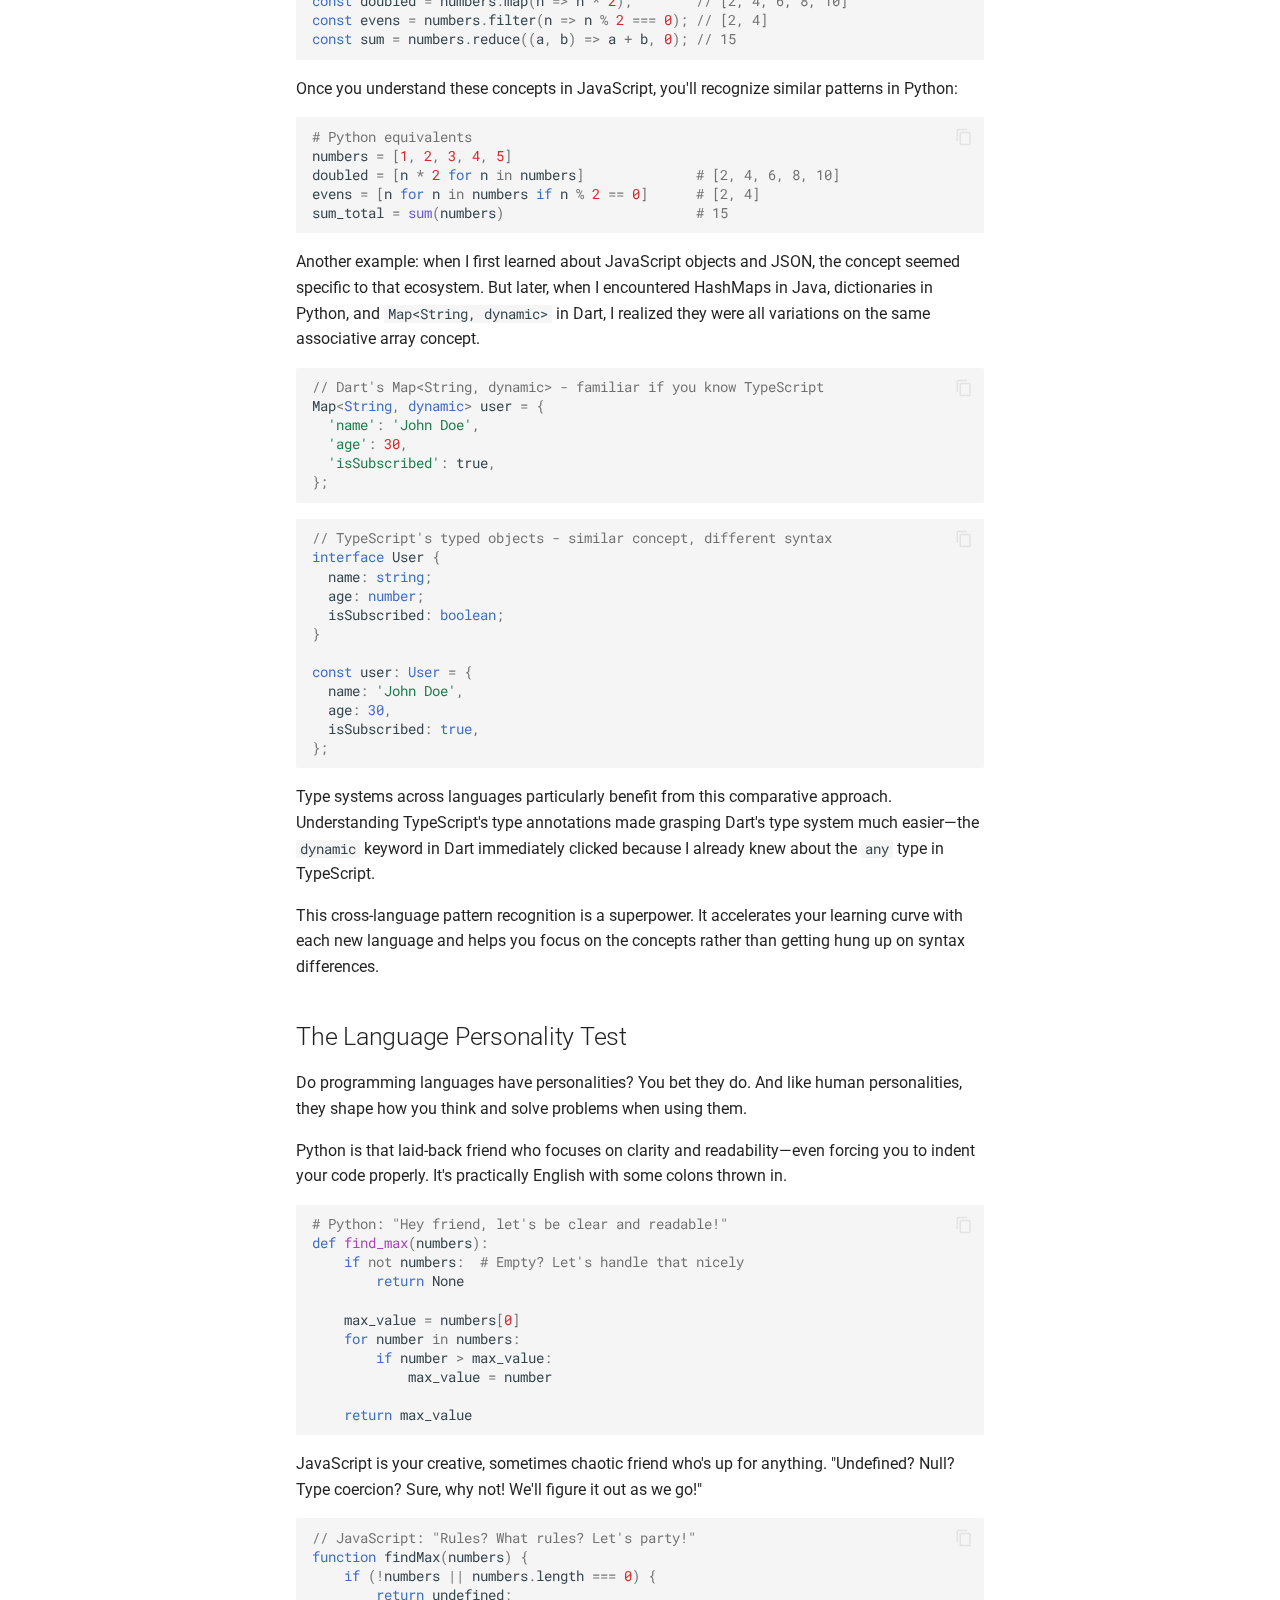
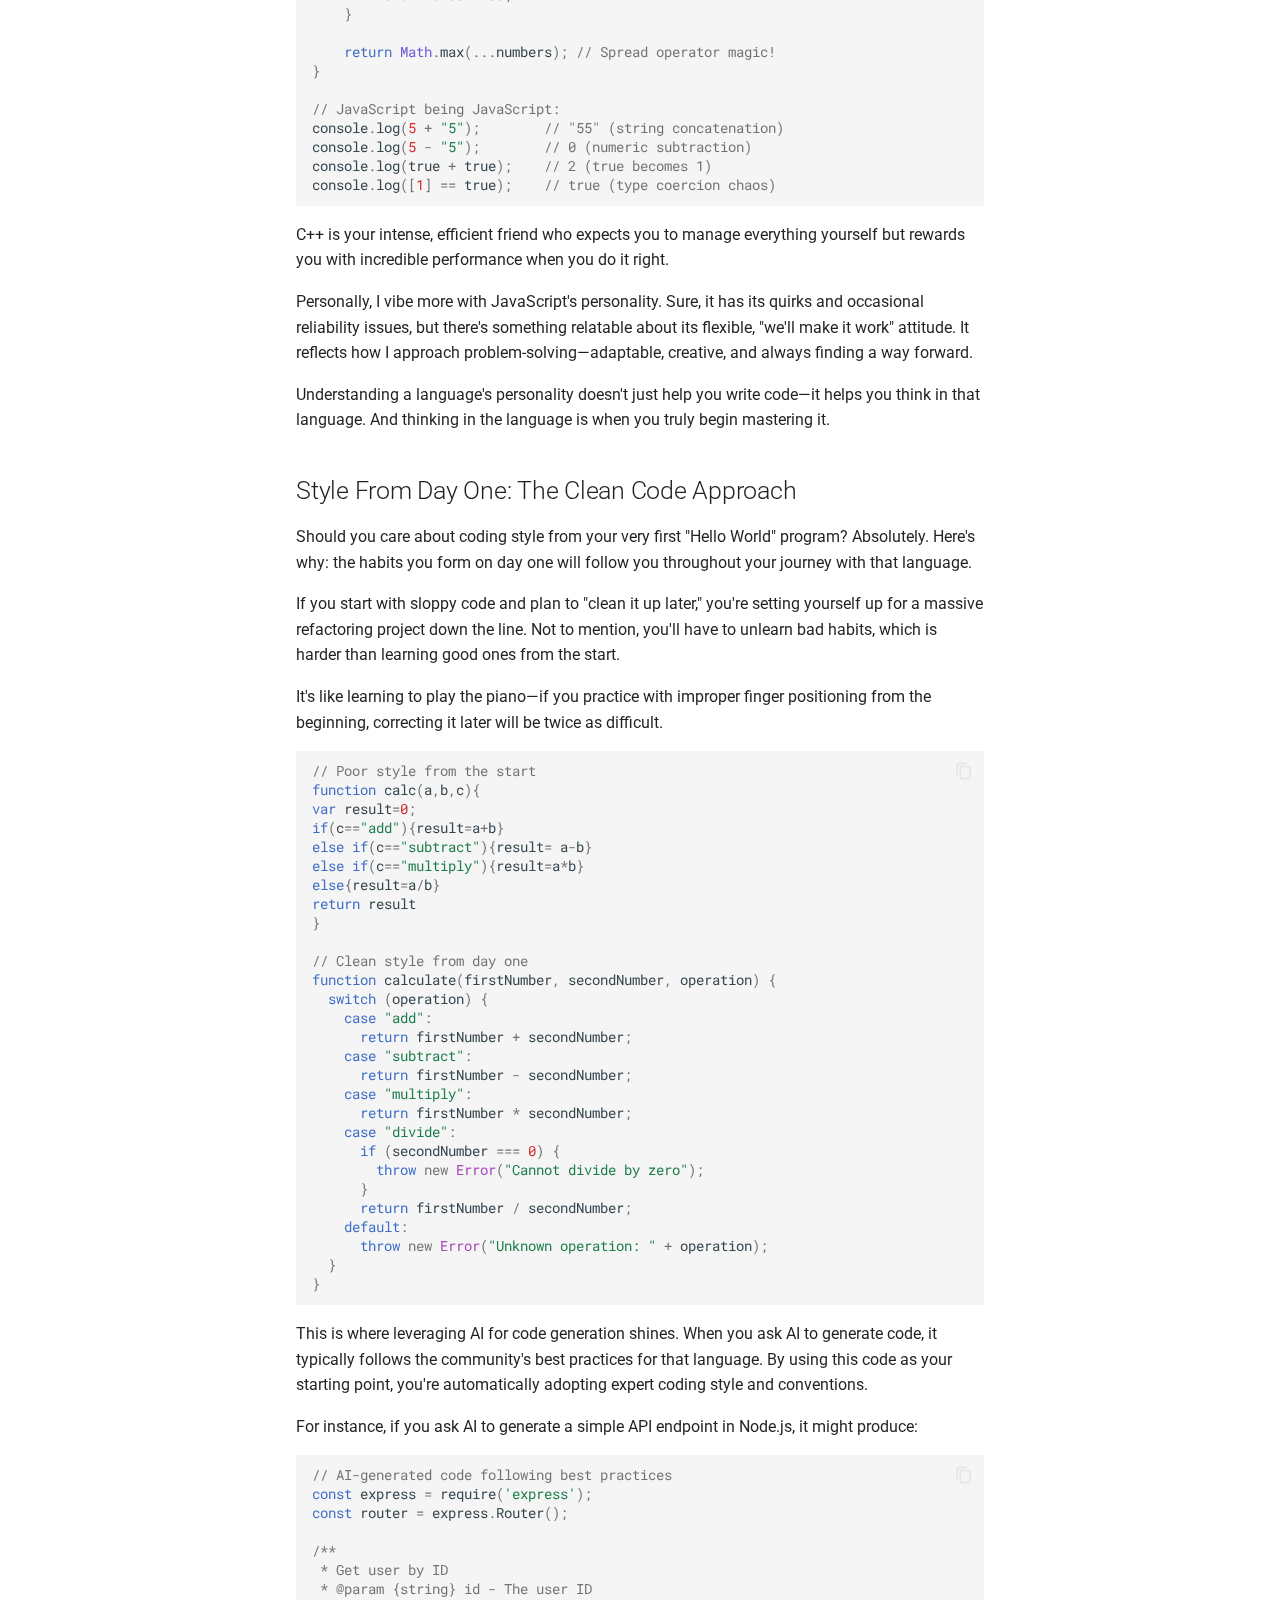
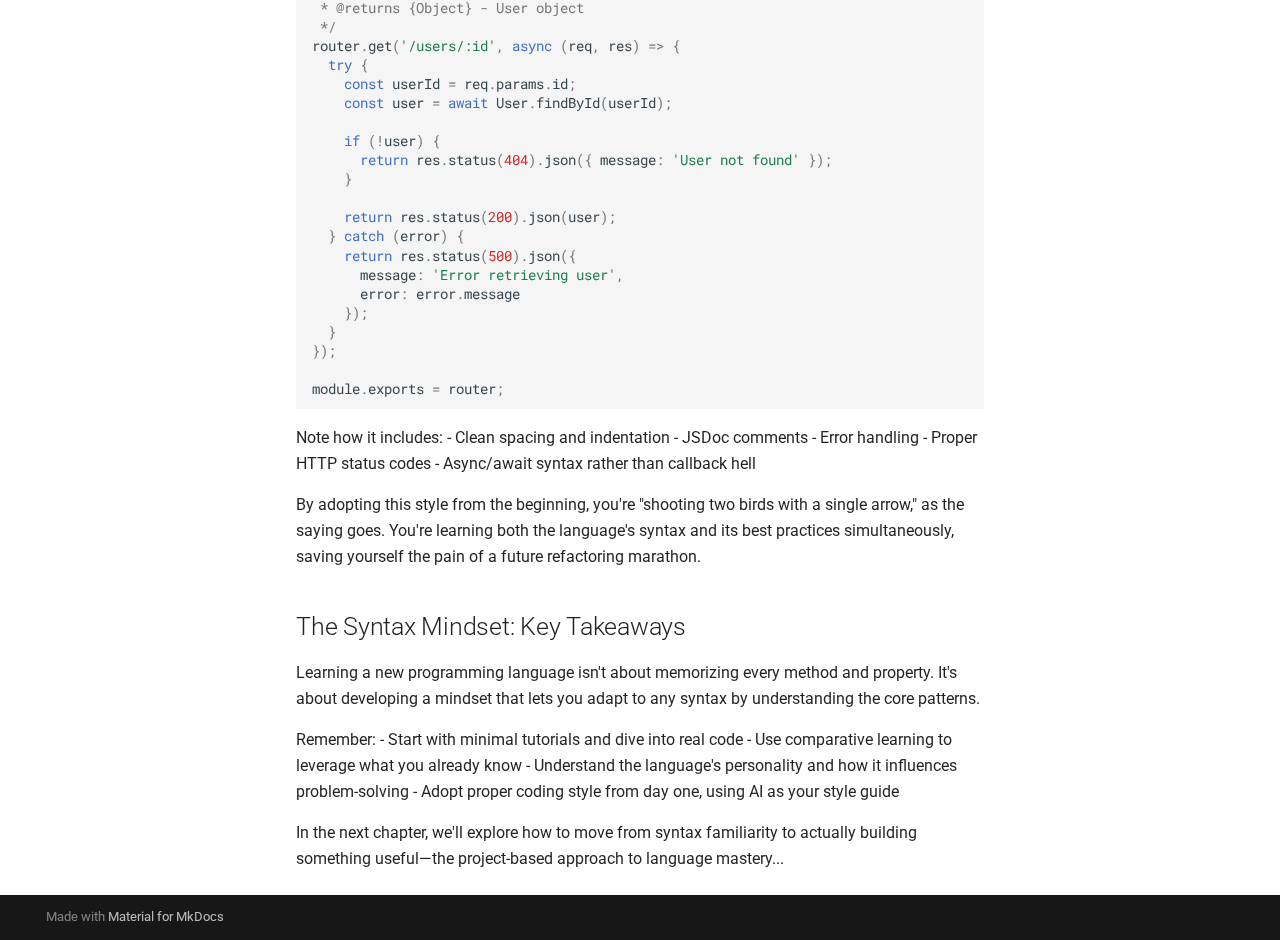
<file: Chapter 2 The Syntax Mindset/index.html>
<!doctype html>
<html lang="en" class="no-js">
  <head>
    
      <meta charset="utf-8">
      <meta name="viewport" content="width=device-width,initial-scale=1">
      
      
      
      
        <link rel="prev" href="../Chapter%201%20Start%20with%20Why/">
      
      
        <link rel="next" href="../Chapter%203%20Learn%20the%20Core%20Skip%20the%20Noise/">
      
      
      <link rel="icon" href="../assets/images/favicon.png">
      <meta name="generator" content="mkdocs-1.6.1, mkdocs-material-9.6.16">
    
    
      
        <title>Chapter 2 - How to Learn Any Programming Language</title>
      
    
    
      <link rel="stylesheet" href="../assets/stylesheets/main.7e37652d.min.css">
      
        
        <link rel="stylesheet" href="../assets/stylesheets/palette.06af60db.min.css">
      
      


    
    
      
    
    
      
        
        
        <link rel="preconnect" href="https://fonts.gstatic.com" crossorigin>
        <link rel="stylesheet" href="https://fonts.googleapis.com/css?family=Roboto:300,300i,400,400i,700,700i%7CRoboto+Mono:400,400i,700,700i&display=fallback">
        <style>:root{--md-text-font:"Roboto";--md-code-font:"Roboto Mono"}</style>
      
    
    
      <link rel="stylesheet" href="../css/custom.css">
    
    <script>__md_scope=new URL("..",location),__md_hash=e=>[...e].reduce(((e,_)=>(e<<5)-e+_.charCodeAt(0)),0),__md_get=(e,_=localStorage,t=__md_scope)=>JSON.parse(_.getItem(t.pathname+"."+e)),__md_set=(e,_,t=localStorage,a=__md_scope)=>{try{t.setItem(a.pathname+"."+e,JSON.stringify(_))}catch(e){}}</script>
    
      

    
    
    
  </head>
  
  
    
    
      
    
    
    
    
    <body dir="ltr" data-md-color-scheme="default" data-md-color-primary="indigo" data-md-color-accent="indigo">
  
    
    <input class="md-toggle" data-md-toggle="drawer" type="checkbox" id="__drawer" autocomplete="off">
    <input class="md-toggle" data-md-toggle="search" type="checkbox" id="__search" autocomplete="off">
    <label class="md-overlay" for="__drawer"></label>
    <div data-md-component="skip">
      
        
        <a href="#chapter-2-the-syntax-mindset" class="md-skip">
          Skip to content
        </a>
      
    </div>
    <div data-md-component="announce">
      
    </div>
    
    
      

<header class="md-header" data-md-component="header">
  <nav class="md-header__inner md-grid" aria-label="Header">
    <a href=".." title="How to Learn Any Programming Language" class="md-header__button md-logo" aria-label="How to Learn Any Programming Language" data-md-component="logo">
      
  
  <svg xmlns="http://www.w3.org/2000/svg" viewBox="0 0 24 24"><path d="M12 8a3 3 0 0 0 3-3 3 3 0 0 0-3-3 3 3 0 0 0-3 3 3 3 0 0 0 3 3m0 3.54C9.64 9.35 6.5 8 3 8v11c3.5 0 6.64 1.35 9 3.54 2.36-2.19 5.5-3.54 9-3.54V8c-3.5 0-6.64 1.35-9 3.54"/></svg>

    </a>
    <label class="md-header__button md-icon" for="__drawer">
      
      <svg xmlns="http://www.w3.org/2000/svg" viewBox="0 0 24 24"><path d="M3 6h18v2H3zm0 5h18v2H3zm0 5h18v2H3z"/></svg>
    </label>
    <div class="md-header__title" data-md-component="header-title">
      <div class="md-header__ellipsis">
        <div class="md-header__topic">
          <span class="md-ellipsis">
            How to Learn Any Programming Language
          </span>
        </div>
        <div class="md-header__topic" data-md-component="header-topic">
          <span class="md-ellipsis">
            
              Chapter 2
            
          </span>
        </div>
      </div>
    </div>
    
      
        <form class="md-header__option" data-md-component="palette">
  
    
    
    
    <input class="md-option" data-md-color-media="" data-md-color-scheme="default" data-md-color-primary="indigo" data-md-color-accent="indigo"  aria-label="Switch to dark mode"  type="radio" name="__palette" id="__palette_0">
    
      <label class="md-header__button md-icon" title="Switch to dark mode" for="__palette_1" hidden>
        <svg xmlns="http://www.w3.org/2000/svg" viewBox="0 0 24 24"><path d="m17.75 4.09-2.53 1.94.91 3.06-2.63-1.81-2.63 1.81.91-3.06-2.53-1.94L12.44 4l1.06-3 1.06 3zm3.5 6.91-1.64 1.25.59 1.98-1.7-1.17-1.7 1.17.59-1.98L15.75 11l2.06-.05L18.5 9l.69 1.95zm-2.28 4.95c.83-.08 1.72 1.1 1.19 1.85-.32.45-.66.87-1.08 1.27C15.17 23 8.84 23 4.94 19.07c-3.91-3.9-3.91-10.24 0-14.14.4-.4.82-.76 1.27-1.08.75-.53 1.93.36 1.85 1.19-.27 2.86.69 5.83 2.89 8.02a9.96 9.96 0 0 0 8.02 2.89m-1.64 2.02a12.08 12.08 0 0 1-7.8-3.47c-2.17-2.19-3.33-5-3.49-7.82-2.81 3.14-2.7 7.96.31 10.98 3.02 3.01 7.84 3.12 10.98.31"/></svg>
      </label>
    
  
    
    
    
    <input class="md-option" data-md-color-media="" data-md-color-scheme="slate" data-md-color-primary="indigo" data-md-color-accent="indigo"  aria-label="Switch to light mode"  type="radio" name="__palette" id="__palette_1">
    
      <label class="md-header__button md-icon" title="Switch to light mode" for="__palette_0" hidden>
        <svg xmlns="http://www.w3.org/2000/svg" viewBox="0 0 24 24"><path d="M12 7a5 5 0 0 1 5 5 5 5 0 0 1-5 5 5 5 0 0 1-5-5 5 5 0 0 1 5-5m0 2a3 3 0 0 0-3 3 3 3 0 0 0 3 3 3 3 0 0 0 3-3 3 3 0 0 0-3-3m0-7 2.39 3.42C13.65 5.15 12.84 5 12 5s-1.65.15-2.39.42zM3.34 7l4.16-.35A7.2 7.2 0 0 0 5.94 8.5c-.44.74-.69 1.5-.83 2.29zm.02 10 1.76-3.77a7.131 7.131 0 0 0 2.38 4.14zM20.65 7l-1.77 3.79a7.02 7.02 0 0 0-2.38-4.15zm-.01 10-4.14.36c.59-.51 1.12-1.14 1.54-1.86.42-.73.69-1.5.83-2.29zM12 22l-2.41-3.44c.74.27 1.55.44 2.41.44.82 0 1.63-.17 2.37-.44z"/></svg>
      </label>
    
  
</form>
      
    
    
      <script>var palette=__md_get("__palette");if(palette&&palette.color){if("(prefers-color-scheme)"===palette.color.media){var media=matchMedia("(prefers-color-scheme: light)"),input=document.querySelector(media.matches?"[data-md-color-media='(prefers-color-scheme: light)']":"[data-md-color-media='(prefers-color-scheme: dark)']");palette.color.media=input.getAttribute("data-md-color-media"),palette.color.scheme=input.getAttribute("data-md-color-scheme"),palette.color.primary=input.getAttribute("data-md-color-primary"),palette.color.accent=input.getAttribute("data-md-color-accent")}for(var[key,value]of Object.entries(palette.color))document.body.setAttribute("data-md-color-"+key,value)}</script>
    
    
    
      
      
        <label class="md-header__button md-icon" for="__search">
          
          <svg xmlns="http://www.w3.org/2000/svg" viewBox="0 0 24 24"><path d="M9.5 3A6.5 6.5 0 0 1 16 9.5c0 1.61-.59 3.09-1.56 4.23l.27.27h.79l5 5-1.5 1.5-5-5v-.79l-.27-.27A6.52 6.52 0 0 1 9.5 16 6.5 6.5 0 0 1 3 9.5 6.5 6.5 0 0 1 9.5 3m0 2C7 5 5 7 5 9.5S7 14 9.5 14 14 12 14 9.5 12 5 9.5 5"/></svg>
        </label>
        <div class="md-search" data-md-component="search" role="dialog">
  <label class="md-search__overlay" for="__search"></label>
  <div class="md-search__inner" role="search">
    <form class="md-search__form" name="search">
      <input type="text" class="md-search__input" name="query" aria-label="Search" placeholder="Search" autocapitalize="off" autocorrect="off" autocomplete="off" spellcheck="false" data-md-component="search-query" required>
      <label class="md-search__icon md-icon" for="__search">
        
        <svg xmlns="http://www.w3.org/2000/svg" viewBox="0 0 24 24"><path d="M9.5 3A6.5 6.5 0 0 1 16 9.5c0 1.61-.59 3.09-1.56 4.23l.27.27h.79l5 5-1.5 1.5-5-5v-.79l-.27-.27A6.52 6.52 0 0 1 9.5 16 6.5 6.5 0 0 1 3 9.5 6.5 6.5 0 0 1 9.5 3m0 2C7 5 5 7 5 9.5S7 14 9.5 14 14 12 14 9.5 12 5 9.5 5"/></svg>
        
        <svg xmlns="http://www.w3.org/2000/svg" viewBox="0 0 24 24"><path d="M20 11v2H8l5.5 5.5-1.42 1.42L4.16 12l7.92-7.92L13.5 5.5 8 11z"/></svg>
      </label>
      <nav class="md-search__options" aria-label="Search">
        
        <button type="reset" class="md-search__icon md-icon" title="Clear" aria-label="Clear" tabindex="-1">
          
          <svg xmlns="http://www.w3.org/2000/svg" viewBox="0 0 24 24"><path d="M19 6.41 17.59 5 12 10.59 6.41 5 5 6.41 10.59 12 5 17.59 6.41 19 12 13.41 17.59 19 19 17.59 13.41 12z"/></svg>
        </button>
      </nav>
      
        <div class="md-search__suggest" data-md-component="search-suggest"></div>
      
    </form>
    <div class="md-search__output">
      <div class="md-search__scrollwrap" tabindex="0" data-md-scrollfix>
        <div class="md-search-result" data-md-component="search-result">
          <div class="md-search-result__meta">
            Initializing search
          </div>
          <ol class="md-search-result__list" role="presentation"></ol>
        </div>
      </div>
    </div>
  </div>
</div>
      
    
    
  </nav>
  
</header>
    
    <div class="md-container" data-md-component="container">
      
      
        
          
            
<nav class="md-tabs" aria-label="Tabs" data-md-component="tabs">
  <div class="md-grid">
    <ul class="md-tabs__list">
      
        
  
  
  
  
    <li class="md-tabs__item">
      <a href=".." class="md-tabs__link">
        
  
  
    
  
  Home

      </a>
    </li>
  

      
        
  
  
  
  
    <li class="md-tabs__item">
      <a href="../Chapter%201%20Start%20with%20Why/" class="md-tabs__link">
        
  
  
    
  
  Chapter 1

      </a>
    </li>
  

      
        
  
  
  
    
  
  
    <li class="md-tabs__item md-tabs__item--active">
      <a href="./" class="md-tabs__link">
        
  
  
    
  
  Chapter 2

      </a>
    </li>
  

      
        
  
  
  
  
    <li class="md-tabs__item">
      <a href="../Chapter%203%20Learn%20the%20Core%20Skip%20the%20Noise/" class="md-tabs__link">
        
  
  
    
  
  Chapter 3

      </a>
    </li>
  

      
        
  
  
  
  
    <li class="md-tabs__item">
      <a href="../Chapter%204%20Build%20First%20Learn%20Along/" class="md-tabs__link">
        
  
  
    
  
  Chapter 4

      </a>
    </li>
  

      
        
  
  
  
  
    <li class="md-tabs__item">
      <a href="../Chapter%205%20How%20to%20Think%20in%20Multiple%20Languages/" class="md-tabs__link">
        
  
  
    
  
  Chapter 5

      </a>
    </li>
  

      
        
  
  
  
  
    <li class="md-tabs__item">
      <a href="../Chapter%206%20Avoiding%20the%20Traps/" class="md-tabs__link">
        
  
  
    
  
  Chapter 6

      </a>
    </li>
  

      
        
  
  
  
  
    <li class="md-tabs__item">
      <a href="../Chapter%207%20Your%20Repeatable%20Learning%20System/" class="md-tabs__link">
        
  
  
    
  
  Chapter 7

      </a>
    </li>
  

      
        
  
  
  
  
    <li class="md-tabs__item">
      <a href="../Appendices/" class="md-tabs__link">
        
  
  
    
  
  Appendices

      </a>
    </li>
  

      
    </ul>
  </div>
</nav>
          
        
      
      <main class="md-main" data-md-component="main">
        <div class="md-main__inner md-grid">
          
            
              
              <div class="md-sidebar md-sidebar--primary" data-md-component="sidebar" data-md-type="navigation" >
                <div class="md-sidebar__scrollwrap">
                  <div class="md-sidebar__inner">
                    


  


<nav class="md-nav md-nav--primary md-nav--lifted" aria-label="Navigation" data-md-level="0">
  <label class="md-nav__title" for="__drawer">
    <a href=".." title="How to Learn Any Programming Language" class="md-nav__button md-logo" aria-label="How to Learn Any Programming Language" data-md-component="logo">
      
  
  <svg xmlns="http://www.w3.org/2000/svg" viewBox="0 0 24 24"><path d="M12 8a3 3 0 0 0 3-3 3 3 0 0 0-3-3 3 3 0 0 0-3 3 3 3 0 0 0 3 3m0 3.54C9.64 9.35 6.5 8 3 8v11c3.5 0 6.64 1.35 9 3.54 2.36-2.19 5.5-3.54 9-3.54V8c-3.5 0-6.64 1.35-9 3.54"/></svg>

    </a>
    How to Learn Any Programming Language
  </label>
  
  <ul class="md-nav__list" data-md-scrollfix>
    
      
      
  
  
  
  
    <li class="md-nav__item">
      <a href=".." class="md-nav__link">
        
  
  
  <span class="md-ellipsis">
    Home
    
  </span>
  

      </a>
    </li>
  

    
      
      
  
  
  
  
    <li class="md-nav__item">
      <a href="../Chapter%201%20Start%20with%20Why/" class="md-nav__link">
        
  
  
  <span class="md-ellipsis">
    Chapter 1
    
  </span>
  

      </a>
    </li>
  

    
      
      
  
  
    
  
  
  
    <li class="md-nav__item md-nav__item--active">
      
      <input class="md-nav__toggle md-toggle" type="checkbox" id="__toc">
      
      
        
      
      
        <label class="md-nav__link md-nav__link--active" for="__toc">
          
  
  
  <span class="md-ellipsis">
    Chapter 2
    
  </span>
  

          <span class="md-nav__icon md-icon"></span>
        </label>
      
      <a href="./" class="md-nav__link md-nav__link--active">
        
  
  
  <span class="md-ellipsis">
    Chapter 2
    
  </span>
  

      </a>
      
        

<nav class="md-nav md-nav--secondary" aria-label="Table of contents">
  
  
  
    
  
  
    <label class="md-nav__title" for="__toc">
      <span class="md-nav__icon md-icon"></span>
      Table of contents
    </label>
    <ul class="md-nav__list" data-md-component="toc" data-md-scrollfix>
      
        <li class="md-nav__item">
  <a href="#syntax-the-first-date-with-your-new-language" class="md-nav__link">
    <span class="md-ellipsis">
      Syntax: The First Date With Your New Language
    </span>
  </a>
  
</li>
      
        <li class="md-nav__item">
  <a href="#the-polyglot-advantage-comparing-across-languages" class="md-nav__link">
    <span class="md-ellipsis">
      The Polyglot Advantage: Comparing Across Languages
    </span>
  </a>
  
</li>
      
        <li class="md-nav__item">
  <a href="#the-language-personality-test" class="md-nav__link">
    <span class="md-ellipsis">
      The Language Personality Test
    </span>
  </a>
  
</li>
      
        <li class="md-nav__item">
  <a href="#style-from-day-one-the-clean-code-approach" class="md-nav__link">
    <span class="md-ellipsis">
      Style From Day One: The Clean Code Approach
    </span>
  </a>
  
</li>
      
        <li class="md-nav__item">
  <a href="#the-syntax-mindset-key-takeaways" class="md-nav__link">
    <span class="md-ellipsis">
      The Syntax Mindset: Key Takeaways
    </span>
  </a>
  
</li>
      
    </ul>
  
</nav>
      
    </li>
  

    
      
      
  
  
  
  
    <li class="md-nav__item">
      <a href="../Chapter%203%20Learn%20the%20Core%20Skip%20the%20Noise/" class="md-nav__link">
        
  
  
  <span class="md-ellipsis">
    Chapter 3
    
  </span>
  

      </a>
    </li>
  

    
      
      
  
  
  
  
    <li class="md-nav__item">
      <a href="../Chapter%204%20Build%20First%20Learn%20Along/" class="md-nav__link">
        
  
  
  <span class="md-ellipsis">
    Chapter 4
    
  </span>
  

      </a>
    </li>
  

    
      
      
  
  
  
  
    <li class="md-nav__item">
      <a href="../Chapter%205%20How%20to%20Think%20in%20Multiple%20Languages/" class="md-nav__link">
        
  
  
  <span class="md-ellipsis">
    Chapter 5
    
  </span>
  

      </a>
    </li>
  

    
      
      
  
  
  
  
    <li class="md-nav__item">
      <a href="../Chapter%206%20Avoiding%20the%20Traps/" class="md-nav__link">
        
  
  
  <span class="md-ellipsis">
    Chapter 6
    
  </span>
  

      </a>
    </li>
  

    
      
      
  
  
  
  
    <li class="md-nav__item">
      <a href="../Chapter%207%20Your%20Repeatable%20Learning%20System/" class="md-nav__link">
        
  
  
  <span class="md-ellipsis">
    Chapter 7
    
  </span>
  

      </a>
    </li>
  

    
      
      
  
  
  
  
    <li class="md-nav__item">
      <a href="../Appendices/" class="md-nav__link">
        
  
  
  <span class="md-ellipsis">
    Appendices
    
  </span>
  

      </a>
    </li>
  

    
  </ul>
</nav>
                  </div>
                </div>
              </div>
            
            
              
              <div class="md-sidebar md-sidebar--secondary" data-md-component="sidebar" data-md-type="toc" >
                <div class="md-sidebar__scrollwrap">
                  <div class="md-sidebar__inner">
                    

<nav class="md-nav md-nav--secondary" aria-label="Table of contents">
  
  
  
    
  
  
    <label class="md-nav__title" for="__toc">
      <span class="md-nav__icon md-icon"></span>
      Table of contents
    </label>
    <ul class="md-nav__list" data-md-component="toc" data-md-scrollfix>
      
        <li class="md-nav__item">
  <a href="#syntax-the-first-date-with-your-new-language" class="md-nav__link">
    <span class="md-ellipsis">
      Syntax: The First Date With Your New Language
    </span>
  </a>
  
</li>
      
        <li class="md-nav__item">
  <a href="#the-polyglot-advantage-comparing-across-languages" class="md-nav__link">
    <span class="md-ellipsis">
      The Polyglot Advantage: Comparing Across Languages
    </span>
  </a>
  
</li>
      
        <li class="md-nav__item">
  <a href="#the-language-personality-test" class="md-nav__link">
    <span class="md-ellipsis">
      The Language Personality Test
    </span>
  </a>
  
</li>
      
        <li class="md-nav__item">
  <a href="#style-from-day-one-the-clean-code-approach" class="md-nav__link">
    <span class="md-ellipsis">
      Style From Day One: The Clean Code Approach
    </span>
  </a>
  
</li>
      
        <li class="md-nav__item">
  <a href="#the-syntax-mindset-key-takeaways" class="md-nav__link">
    <span class="md-ellipsis">
      The Syntax Mindset: Key Takeaways
    </span>
  </a>
  
</li>
      
    </ul>
  
</nav>
                  </div>
                </div>
              </div>
            
          
          
            <div class="md-content" data-md-component="content">
              <article class="md-content__inner md-typeset">
                
                  



<h1 id="chapter-2-the-syntax-mindset">Chapter 2: The Syntax Mindset<a class="headerlink" href="#chapter-2-the-syntax-mindset" title="Permanent link">&para;</a></h1>
<p><em>"Programming languages are like significant others—they all have quirks you'll either learn to love or complain about at dinner parties."</em> — Anonymous Developer</p>
<h2 id="syntax-the-first-date-with-your-new-language">Syntax: The First Date With Your New Language<a class="headerlink" href="#syntax-the-first-date-with-your-new-language" title="Permanent link">&para;</a></h2>
<p>So you've decided which language to learn. Now comes that awkward first-date phase—getting to know its syntax without running away screaming. How do you explore a new language's grammar and style without feeling like you're drowning in curly braces and semicolons?</p>
<p>The good news is that you don't need to memorize an entire language reference before writing your first line of code. When I start with a new language, I follow a few simple steps:</p>
<ol>
<li>Watch a <em>few</em> tutorials—emphasis on <em>few</em>. Don't disappear down a 40-hour course rabbit hole.</li>
<li>Browse GitHub repositories to see real-world code. Nothing beats seeing how actual humans use the language in the wild.</li>
<li>Start building something simple, referring to documentation as needed.</li>
</ol>
<div class="language-python highlight"><pre><span></span><code><span id="__span-0-1"><a id="__codelineno-0-1" name="__codelineno-0-1" href="#__codelineno-0-1"></a><span class="c1"># Python: Clean, indentation-based, almost English-like</span>
</span><span id="__span-0-2"><a id="__codelineno-0-2" name="__codelineno-0-2" href="#__codelineno-0-2"></a><span class="k">def</span><span class="w"> </span><span class="nf">greet</span><span class="p">(</span><span class="n">name</span><span class="p">):</span>
</span><span id="__span-0-3"><a id="__codelineno-0-3" name="__codelineno-0-3" href="#__codelineno-0-3"></a>    <span class="k">return</span> <span class="sa">f</span><span class="s2">&quot;Hello, </span><span class="si">{</span><span class="n">name</span><span class="si">}</span><span class="s2">! Welcome to Python.&quot;</span>
</span><span id="__span-0-4"><a id="__codelineno-0-4" name="__codelineno-0-4" href="#__codelineno-0-4"></a>
</span><span id="__span-0-5"><a id="__codelineno-0-5" name="__codelineno-0-5" href="#__codelineno-0-5"></a><span class="n">names</span> <span class="o">=</span> <span class="p">[</span><span class="s2">&quot;Alice&quot;</span><span class="p">,</span> <span class="s2">&quot;Bob&quot;</span><span class="p">,</span> <span class="s2">&quot;Charlie&quot;</span><span class="p">]</span>
</span><span id="__span-0-6"><a id="__codelineno-0-6" name="__codelineno-0-6" href="#__codelineno-0-6"></a><span class="k">for</span> <span class="n">name</span> <span class="ow">in</span> <span class="n">names</span><span class="p">:</span>
</span><span id="__span-0-7"><a id="__codelineno-0-7" name="__codelineno-0-7" href="#__codelineno-0-7"></a>    <span class="nb">print</span><span class="p">(</span><span class="n">greet</span><span class="p">(</span><span class="n">name</span><span class="p">))</span>
</span></code></pre></div>
<div class="language-javascript highlight"><pre><span></span><code><span id="__span-1-1"><a id="__codelineno-1-1" name="__codelineno-1-1" href="#__codelineno-1-1"></a><span class="c1">// JavaScript: Flexible, bracey, semicolon-optional</span>
</span><span id="__span-1-2"><a id="__codelineno-1-2" name="__codelineno-1-2" href="#__codelineno-1-2"></a><span class="kd">function</span><span class="w"> </span><span class="nx">greet</span><span class="p">(</span><span class="nx">name</span><span class="p">)</span><span class="w"> </span><span class="p">{</span>
</span><span id="__span-1-3"><a id="__codelineno-1-3" name="__codelineno-1-3" href="#__codelineno-1-3"></a><span class="w">    </span><span class="k">return</span><span class="w"> </span><span class="sb">`Hello, </span><span class="si">${</span><span class="nx">name</span><span class="si">}</span><span class="sb">! Welcome to JavaScript.`</span><span class="p">;</span>
</span><span id="__span-1-4"><a id="__codelineno-1-4" name="__codelineno-1-4" href="#__codelineno-1-4"></a><span class="p">}</span>
</span><span id="__span-1-5"><a id="__codelineno-1-5" name="__codelineno-1-5" href="#__codelineno-1-5"></a>
</span><span id="__span-1-6"><a id="__codelineno-1-6" name="__codelineno-1-6" href="#__codelineno-1-6"></a><span class="kd">const</span><span class="w"> </span><span class="nx">names</span><span class="w"> </span><span class="o">=</span><span class="w"> </span><span class="p">[</span><span class="s2">&quot;Alice&quot;</span><span class="p">,</span><span class="w"> </span><span class="s2">&quot;Bob&quot;</span><span class="p">,</span><span class="w"> </span><span class="s2">&quot;Charlie&quot;</span><span class="p">];</span>
</span><span id="__span-1-7"><a id="__codelineno-1-7" name="__codelineno-1-7" href="#__codelineno-1-7"></a><span class="nx">names</span><span class="p">.</span><span class="nx">forEach</span><span class="p">(</span><span class="nx">name</span><span class="w"> </span><span class="p">=&gt;</span><span class="w"> </span><span class="nx">console</span><span class="p">.</span><span class="nx">log</span><span class="p">(</span><span class="nx">greet</span><span class="p">(</span><span class="nx">name</span><span class="p">)));</span>
</span></code></pre></div>
<p>The secret sauce? Discover the language's superpower early on. Every language has something it does exceptionally well—its reason for existence. Python has its readability and data science libraries. JavaScript has its ubiquity and asynchronous capabilities. Rust has its memory safety without garbage collection. </p>
<p>Finding this superpower gives you a north star for your learning journey. It's like discovering your new friend is secretly an amazing chef or can get you backstage passes to concerts—suddenly, the relationship has purpose.</p>
<h2 id="the-polyglot-advantage-comparing-across-languages">The Polyglot Advantage: Comparing Across Languages<a class="headerlink" href="#the-polyglot-advantage-comparing-across-languages" title="Permanent link">&para;</a></h2>
<p>Should you compare syntax across multiple languages while learning? Absolutely, with one caveat—do it to build connections, not confusion.</p>
<p>Drawing parallels between languages helps your brain create a mental model of programming concepts in general, rather than just memorizing syntax for one specific language. It's like learning that "casa" in Spanish, "maison" in French, and "haus" in German all mean "house." The concept is the same; only the expression changes.</p>
<p>For instance, JavaScript gives you built-in array methods like <code>map()</code>, <code>filter()</code>, and <code>reduce()</code>—powerful tools for data transformation:</p>
<div class="language-javascript highlight"><pre><span></span><code><span id="__span-2-1"><a id="__codelineno-2-1" name="__codelineno-2-1" href="#__codelineno-2-1"></a><span class="c1">// JavaScript array transformation</span>
</span><span id="__span-2-2"><a id="__codelineno-2-2" name="__codelineno-2-2" href="#__codelineno-2-2"></a><span class="kd">const</span><span class="w"> </span><span class="nx">numbers</span><span class="w"> </span><span class="o">=</span><span class="w"> </span><span class="p">[</span><span class="mf">1</span><span class="p">,</span><span class="w"> </span><span class="mf">2</span><span class="p">,</span><span class="w"> </span><span class="mf">3</span><span class="p">,</span><span class="w"> </span><span class="mf">4</span><span class="p">,</span><span class="w"> </span><span class="mf">5</span><span class="p">];</span>
</span><span id="__span-2-3"><a id="__codelineno-2-3" name="__codelineno-2-3" href="#__codelineno-2-3"></a><span class="kd">const</span><span class="w"> </span><span class="nx">doubled</span><span class="w"> </span><span class="o">=</span><span class="w"> </span><span class="nx">numbers</span><span class="p">.</span><span class="nx">map</span><span class="p">(</span><span class="nx">n</span><span class="w"> </span><span class="p">=&gt;</span><span class="w"> </span><span class="nx">n</span><span class="w"> </span><span class="o">*</span><span class="w"> </span><span class="mf">2</span><span class="p">);</span><span class="w">        </span><span class="c1">// [2, 4, 6, 8, 10]</span>
</span><span id="__span-2-4"><a id="__codelineno-2-4" name="__codelineno-2-4" href="#__codelineno-2-4"></a><span class="kd">const</span><span class="w"> </span><span class="nx">evens</span><span class="w"> </span><span class="o">=</span><span class="w"> </span><span class="nx">numbers</span><span class="p">.</span><span class="nx">filter</span><span class="p">(</span><span class="nx">n</span><span class="w"> </span><span class="p">=&gt;</span><span class="w"> </span><span class="nx">n</span><span class="w"> </span><span class="o">%</span><span class="w"> </span><span class="mf">2</span><span class="w"> </span><span class="o">===</span><span class="w"> </span><span class="mf">0</span><span class="p">);</span><span class="w"> </span><span class="c1">// [2, 4]</span>
</span><span id="__span-2-5"><a id="__codelineno-2-5" name="__codelineno-2-5" href="#__codelineno-2-5"></a><span class="kd">const</span><span class="w"> </span><span class="nx">sum</span><span class="w"> </span><span class="o">=</span><span class="w"> </span><span class="nx">numbers</span><span class="p">.</span><span class="nx">reduce</span><span class="p">((</span><span class="nx">a</span><span class="p">,</span><span class="w"> </span><span class="nx">b</span><span class="p">)</span><span class="w"> </span><span class="p">=&gt;</span><span class="w"> </span><span class="nx">a</span><span class="w"> </span><span class="o">+</span><span class="w"> </span><span class="nx">b</span><span class="p">,</span><span class="w"> </span><span class="mf">0</span><span class="p">);</span><span class="w"> </span><span class="c1">// 15</span>
</span></code></pre></div>
<p>Once you understand these concepts in JavaScript, you'll recognize similar patterns in Python:</p>
<div class="language-python highlight"><pre><span></span><code><span id="__span-3-1"><a id="__codelineno-3-1" name="__codelineno-3-1" href="#__codelineno-3-1"></a><span class="c1"># Python equivalents</span>
</span><span id="__span-3-2"><a id="__codelineno-3-2" name="__codelineno-3-2" href="#__codelineno-3-2"></a><span class="n">numbers</span> <span class="o">=</span> <span class="p">[</span><span class="mi">1</span><span class="p">,</span> <span class="mi">2</span><span class="p">,</span> <span class="mi">3</span><span class="p">,</span> <span class="mi">4</span><span class="p">,</span> <span class="mi">5</span><span class="p">]</span>
</span><span id="__span-3-3"><a id="__codelineno-3-3" name="__codelineno-3-3" href="#__codelineno-3-3"></a><span class="n">doubled</span> <span class="o">=</span> <span class="p">[</span><span class="n">n</span> <span class="o">*</span> <span class="mi">2</span> <span class="k">for</span> <span class="n">n</span> <span class="ow">in</span> <span class="n">numbers</span><span class="p">]</span>              <span class="c1"># [2, 4, 6, 8, 10]</span>
</span><span id="__span-3-4"><a id="__codelineno-3-4" name="__codelineno-3-4" href="#__codelineno-3-4"></a><span class="n">evens</span> <span class="o">=</span> <span class="p">[</span><span class="n">n</span> <span class="k">for</span> <span class="n">n</span> <span class="ow">in</span> <span class="n">numbers</span> <span class="k">if</span> <span class="n">n</span> <span class="o">%</span> <span class="mi">2</span> <span class="o">==</span> <span class="mi">0</span><span class="p">]</span>      <span class="c1"># [2, 4]</span>
</span><span id="__span-3-5"><a id="__codelineno-3-5" name="__codelineno-3-5" href="#__codelineno-3-5"></a><span class="n">sum_total</span> <span class="o">=</span> <span class="nb">sum</span><span class="p">(</span><span class="n">numbers</span><span class="p">)</span>                        <span class="c1"># 15</span>
</span></code></pre></div>
<p>Another example: when I first learned about JavaScript objects and JSON, the concept seemed specific to that ecosystem. But later, when I encountered HashMaps in Java, dictionaries in Python, and <code>Map&lt;String, dynamic&gt;</code> in Dart, I realized they were all variations on the same associative array concept.</p>
<div class="language-dart highlight"><pre><span></span><code><span id="__span-4-1"><a id="__codelineno-4-1" name="__codelineno-4-1" href="#__codelineno-4-1"></a><span class="c1">// Dart&#39;s Map&lt;String, dynamic&gt; - familiar if you know TypeScript</span>
</span><span id="__span-4-2"><a id="__codelineno-4-2" name="__codelineno-4-2" href="#__codelineno-4-2"></a><span class="n">Map</span><span class="o">&lt;</span><span class="kt">String</span><span class="p">,</span><span class="w"> </span><span class="kt">dynamic</span><span class="o">&gt;</span><span class="w"> </span><span class="n">user</span><span class="w"> </span><span class="o">=</span><span class="w"> </span><span class="p">{</span>
</span><span id="__span-4-3"><a id="__codelineno-4-3" name="__codelineno-4-3" href="#__codelineno-4-3"></a><span class="w">  </span><span class="s1">&#39;name&#39;</span><span class="o">:</span><span class="w"> </span><span class="s1">&#39;John Doe&#39;</span><span class="p">,</span>
</span><span id="__span-4-4"><a id="__codelineno-4-4" name="__codelineno-4-4" href="#__codelineno-4-4"></a><span class="w">  </span><span class="s1">&#39;age&#39;</span><span class="o">:</span><span class="w"> </span><span class="m">30</span><span class="p">,</span>
</span><span id="__span-4-5"><a id="__codelineno-4-5" name="__codelineno-4-5" href="#__codelineno-4-5"></a><span class="w">  </span><span class="s1">&#39;isSubscribed&#39;</span><span class="o">:</span><span class="w"> </span><span class="kc">true</span><span class="p">,</span>
</span><span id="__span-4-6"><a id="__codelineno-4-6" name="__codelineno-4-6" href="#__codelineno-4-6"></a><span class="p">};</span>
</span></code></pre></div>
<div class="language-typescript highlight"><pre><span></span><code><span id="__span-5-1"><a id="__codelineno-5-1" name="__codelineno-5-1" href="#__codelineno-5-1"></a><span class="c1">// TypeScript&#39;s typed objects - similar concept, different syntax</span>
</span><span id="__span-5-2"><a id="__codelineno-5-2" name="__codelineno-5-2" href="#__codelineno-5-2"></a><span class="kd">interface</span><span class="w"> </span><span class="nx">User</span><span class="w"> </span><span class="p">{</span>
</span><span id="__span-5-3"><a id="__codelineno-5-3" name="__codelineno-5-3" href="#__codelineno-5-3"></a><span class="w">  </span><span class="nx">name</span><span class="o">:</span><span class="w"> </span><span class="kt">string</span><span class="p">;</span>
</span><span id="__span-5-4"><a id="__codelineno-5-4" name="__codelineno-5-4" href="#__codelineno-5-4"></a><span class="w">  </span><span class="nx">age</span><span class="o">:</span><span class="w"> </span><span class="kt">number</span><span class="p">;</span>
</span><span id="__span-5-5"><a id="__codelineno-5-5" name="__codelineno-5-5" href="#__codelineno-5-5"></a><span class="w">  </span><span class="nx">isSubscribed</span><span class="o">:</span><span class="w"> </span><span class="kt">boolean</span><span class="p">;</span>
</span><span id="__span-5-6"><a id="__codelineno-5-6" name="__codelineno-5-6" href="#__codelineno-5-6"></a><span class="p">}</span>
</span><span id="__span-5-7"><a id="__codelineno-5-7" name="__codelineno-5-7" href="#__codelineno-5-7"></a>
</span><span id="__span-5-8"><a id="__codelineno-5-8" name="__codelineno-5-8" href="#__codelineno-5-8"></a><span class="kd">const</span><span class="w"> </span><span class="nx">user</span><span class="o">:</span><span class="w"> </span><span class="kt">User</span><span class="w"> </span><span class="o">=</span><span class="w"> </span><span class="p">{</span>
</span><span id="__span-5-9"><a id="__codelineno-5-9" name="__codelineno-5-9" href="#__codelineno-5-9"></a><span class="w">  </span><span class="nx">name</span><span class="o">:</span><span class="w"> </span><span class="s1">&#39;John Doe&#39;</span><span class="p">,</span>
</span><span id="__span-5-10"><a id="__codelineno-5-10" name="__codelineno-5-10" href="#__codelineno-5-10"></a><span class="w">  </span><span class="nx">age</span><span class="o">:</span><span class="w"> </span><span class="kt">30</span><span class="p">,</span>
</span><span id="__span-5-11"><a id="__codelineno-5-11" name="__codelineno-5-11" href="#__codelineno-5-11"></a><span class="w">  </span><span class="nx">isSubscribed</span><span class="o">:</span><span class="w"> </span><span class="kt">true</span><span class="p">,</span>
</span><span id="__span-5-12"><a id="__codelineno-5-12" name="__codelineno-5-12" href="#__codelineno-5-12"></a><span class="p">};</span>
</span></code></pre></div>
<p>Type systems across languages particularly benefit from this comparative approach. Understanding TypeScript's type annotations made grasping Dart's type system much easier—the <code>dynamic</code> keyword in Dart immediately clicked because I already knew about the <code>any</code> type in TypeScript.</p>
<p>This cross-language pattern recognition is a superpower. It accelerates your learning curve with each new language and helps you focus on the concepts rather than getting hung up on syntax differences.</p>
<h2 id="the-language-personality-test">The Language Personality Test<a class="headerlink" href="#the-language-personality-test" title="Permanent link">&para;</a></h2>
<p>Do programming languages have personalities? You bet they do. And like human personalities, they shape how you think and solve problems when using them.</p>
<p>Python is that laid-back friend who focuses on clarity and readability—even forcing you to indent your code properly. It's practically English with some colons thrown in.</p>
<div class="language-python highlight"><pre><span></span><code><span id="__span-6-1"><a id="__codelineno-6-1" name="__codelineno-6-1" href="#__codelineno-6-1"></a><span class="c1"># Python: &quot;Hey friend, let&#39;s be clear and readable!&quot;</span>
</span><span id="__span-6-2"><a id="__codelineno-6-2" name="__codelineno-6-2" href="#__codelineno-6-2"></a><span class="k">def</span><span class="w"> </span><span class="nf">find_max</span><span class="p">(</span><span class="n">numbers</span><span class="p">):</span>
</span><span id="__span-6-3"><a id="__codelineno-6-3" name="__codelineno-6-3" href="#__codelineno-6-3"></a>    <span class="k">if</span> <span class="ow">not</span> <span class="n">numbers</span><span class="p">:</span>  <span class="c1"># Empty? Let&#39;s handle that nicely</span>
</span><span id="__span-6-4"><a id="__codelineno-6-4" name="__codelineno-6-4" href="#__codelineno-6-4"></a>        <span class="k">return</span> <span class="kc">None</span>
</span><span id="__span-6-5"><a id="__codelineno-6-5" name="__codelineno-6-5" href="#__codelineno-6-5"></a>
</span><span id="__span-6-6"><a id="__codelineno-6-6" name="__codelineno-6-6" href="#__codelineno-6-6"></a>    <span class="n">max_value</span> <span class="o">=</span> <span class="n">numbers</span><span class="p">[</span><span class="mi">0</span><span class="p">]</span>
</span><span id="__span-6-7"><a id="__codelineno-6-7" name="__codelineno-6-7" href="#__codelineno-6-7"></a>    <span class="k">for</span> <span class="n">number</span> <span class="ow">in</span> <span class="n">numbers</span><span class="p">:</span>
</span><span id="__span-6-8"><a id="__codelineno-6-8" name="__codelineno-6-8" href="#__codelineno-6-8"></a>        <span class="k">if</span> <span class="n">number</span> <span class="o">&gt;</span> <span class="n">max_value</span><span class="p">:</span>
</span><span id="__span-6-9"><a id="__codelineno-6-9" name="__codelineno-6-9" href="#__codelineno-6-9"></a>            <span class="n">max_value</span> <span class="o">=</span> <span class="n">number</span>
</span><span id="__span-6-10"><a id="__codelineno-6-10" name="__codelineno-6-10" href="#__codelineno-6-10"></a>
</span><span id="__span-6-11"><a id="__codelineno-6-11" name="__codelineno-6-11" href="#__codelineno-6-11"></a>    <span class="k">return</span> <span class="n">max_value</span>
</span></code></pre></div>
<p>JavaScript is your creative, sometimes chaotic friend who's up for anything. "Undefined? Null? Type coercion? Sure, why not! We'll figure it out as we go!"</p>
<div class="language-javascript highlight"><pre><span></span><code><span id="__span-7-1"><a id="__codelineno-7-1" name="__codelineno-7-1" href="#__codelineno-7-1"></a><span class="c1">// JavaScript: &quot;Rules? What rules? Let&#39;s party!&quot;</span>
</span><span id="__span-7-2"><a id="__codelineno-7-2" name="__codelineno-7-2" href="#__codelineno-7-2"></a><span class="kd">function</span><span class="w"> </span><span class="nx">findMax</span><span class="p">(</span><span class="nx">numbers</span><span class="p">)</span><span class="w"> </span><span class="p">{</span>
</span><span id="__span-7-3"><a id="__codelineno-7-3" name="__codelineno-7-3" href="#__codelineno-7-3"></a><span class="w">    </span><span class="k">if</span><span class="w"> </span><span class="p">(</span><span class="o">!</span><span class="nx">numbers</span><span class="w"> </span><span class="o">||</span><span class="w"> </span><span class="nx">numbers</span><span class="p">.</span><span class="nx">length</span><span class="w"> </span><span class="o">===</span><span class="w"> </span><span class="mf">0</span><span class="p">)</span><span class="w"> </span><span class="p">{</span>
</span><span id="__span-7-4"><a id="__codelineno-7-4" name="__codelineno-7-4" href="#__codelineno-7-4"></a><span class="w">        </span><span class="k">return</span><span class="w"> </span><span class="kc">undefined</span><span class="p">;</span>
</span><span id="__span-7-5"><a id="__codelineno-7-5" name="__codelineno-7-5" href="#__codelineno-7-5"></a><span class="w">    </span><span class="p">}</span>
</span><span id="__span-7-6"><a id="__codelineno-7-6" name="__codelineno-7-6" href="#__codelineno-7-6"></a>
</span><span id="__span-7-7"><a id="__codelineno-7-7" name="__codelineno-7-7" href="#__codelineno-7-7"></a><span class="w">    </span><span class="k">return</span><span class="w"> </span><span class="nb">Math</span><span class="p">.</span><span class="nx">max</span><span class="p">(...</span><span class="nx">numbers</span><span class="p">);</span><span class="w"> </span><span class="c1">// Spread operator magic!</span>
</span><span id="__span-7-8"><a id="__codelineno-7-8" name="__codelineno-7-8" href="#__codelineno-7-8"></a><span class="p">}</span>
</span><span id="__span-7-9"><a id="__codelineno-7-9" name="__codelineno-7-9" href="#__codelineno-7-9"></a>
</span><span id="__span-7-10"><a id="__codelineno-7-10" name="__codelineno-7-10" href="#__codelineno-7-10"></a><span class="c1">// JavaScript being JavaScript:</span>
</span><span id="__span-7-11"><a id="__codelineno-7-11" name="__codelineno-7-11" href="#__codelineno-7-11"></a><span class="nx">console</span><span class="p">.</span><span class="nx">log</span><span class="p">(</span><span class="mf">5</span><span class="w"> </span><span class="o">+</span><span class="w"> </span><span class="s2">&quot;5&quot;</span><span class="p">);</span><span class="w">        </span><span class="c1">// &quot;55&quot; (string concatenation)</span>
</span><span id="__span-7-12"><a id="__codelineno-7-12" name="__codelineno-7-12" href="#__codelineno-7-12"></a><span class="nx">console</span><span class="p">.</span><span class="nx">log</span><span class="p">(</span><span class="mf">5</span><span class="w"> </span><span class="o">-</span><span class="w"> </span><span class="s2">&quot;5&quot;</span><span class="p">);</span><span class="w">        </span><span class="c1">// 0 (numeric subtraction)</span>
</span><span id="__span-7-13"><a id="__codelineno-7-13" name="__codelineno-7-13" href="#__codelineno-7-13"></a><span class="nx">console</span><span class="p">.</span><span class="nx">log</span><span class="p">(</span><span class="kc">true</span><span class="w"> </span><span class="o">+</span><span class="w"> </span><span class="kc">true</span><span class="p">);</span><span class="w">    </span><span class="c1">// 2 (true becomes 1)</span>
</span><span id="__span-7-14"><a id="__codelineno-7-14" name="__codelineno-7-14" href="#__codelineno-7-14"></a><span class="nx">console</span><span class="p">.</span><span class="nx">log</span><span class="p">([</span><span class="mf">1</span><span class="p">]</span><span class="w"> </span><span class="o">==</span><span class="w"> </span><span class="kc">true</span><span class="p">);</span><span class="w">    </span><span class="c1">// true (type coercion chaos)</span>
</span></code></pre></div>
<p>C++ is your intense, efficient friend who expects you to manage everything yourself but rewards you with incredible performance when you do it right.</p>
<p>Personally, I vibe more with JavaScript's personality. Sure, it has its quirks and occasional reliability issues, but there's something relatable about its flexible, "we'll make it work" attitude. It reflects how I approach problem-solving—adaptable, creative, and always finding a way forward.</p>
<p>Understanding a language's personality doesn't just help you write code—it helps you think in that language. And thinking in the language is when you truly begin mastering it.</p>
<h2 id="style-from-day-one-the-clean-code-approach">Style From Day One: The Clean Code Approach<a class="headerlink" href="#style-from-day-one-the-clean-code-approach" title="Permanent link">&para;</a></h2>
<p>Should you care about coding style from your very first "Hello World" program? Absolutely. Here's why: the habits you form on day one will follow you throughout your journey with that language.</p>
<p>If you start with sloppy code and plan to "clean it up later," you're setting yourself up for a massive refactoring project down the line. Not to mention, you'll have to unlearn bad habits, which is harder than learning good ones from the start.</p>
<p>It's like learning to play the piano—if you practice with improper finger positioning from the beginning, correcting it later will be twice as difficult.</p>
<div class="language-javascript highlight"><pre><span></span><code><span id="__span-8-1"><a id="__codelineno-8-1" name="__codelineno-8-1" href="#__codelineno-8-1"></a><span class="c1">// Poor style from the start</span>
</span><span id="__span-8-2"><a id="__codelineno-8-2" name="__codelineno-8-2" href="#__codelineno-8-2"></a><span class="kd">function</span><span class="w"> </span><span class="nx">calc</span><span class="p">(</span><span class="nx">a</span><span class="p">,</span><span class="nx">b</span><span class="p">,</span><span class="nx">c</span><span class="p">){</span>
</span><span id="__span-8-3"><a id="__codelineno-8-3" name="__codelineno-8-3" href="#__codelineno-8-3"></a><span class="kd">var</span><span class="w"> </span><span class="nx">result</span><span class="o">=</span><span class="mf">0</span><span class="p">;</span>
</span><span id="__span-8-4"><a id="__codelineno-8-4" name="__codelineno-8-4" href="#__codelineno-8-4"></a><span class="k">if</span><span class="p">(</span><span class="nx">c</span><span class="o">==</span><span class="s2">&quot;add&quot;</span><span class="p">){</span><span class="nx">result</span><span class="o">=</span><span class="nx">a</span><span class="o">+</span><span class="nx">b</span><span class="p">}</span>
</span><span id="__span-8-5"><a id="__codelineno-8-5" name="__codelineno-8-5" href="#__codelineno-8-5"></a><span class="k">else</span><span class="w"> </span><span class="k">if</span><span class="p">(</span><span class="nx">c</span><span class="o">==</span><span class="s2">&quot;subtract&quot;</span><span class="p">){</span><span class="nx">result</span><span class="o">=</span><span class="w"> </span><span class="nx">a</span><span class="o">-</span><span class="nx">b</span><span class="p">}</span>
</span><span id="__span-8-6"><a id="__codelineno-8-6" name="__codelineno-8-6" href="#__codelineno-8-6"></a><span class="k">else</span><span class="w"> </span><span class="k">if</span><span class="p">(</span><span class="nx">c</span><span class="o">==</span><span class="s2">&quot;multiply&quot;</span><span class="p">){</span><span class="nx">result</span><span class="o">=</span><span class="nx">a</span><span class="o">*</span><span class="nx">b</span><span class="p">}</span>
</span><span id="__span-8-7"><a id="__codelineno-8-7" name="__codelineno-8-7" href="#__codelineno-8-7"></a><span class="k">else</span><span class="p">{</span><span class="nx">result</span><span class="o">=</span><span class="nx">a</span><span class="o">/</span><span class="nx">b</span><span class="p">}</span>
</span><span id="__span-8-8"><a id="__codelineno-8-8" name="__codelineno-8-8" href="#__codelineno-8-8"></a><span class="k">return</span><span class="w"> </span><span class="nx">result</span>
</span><span id="__span-8-9"><a id="__codelineno-8-9" name="__codelineno-8-9" href="#__codelineno-8-9"></a><span class="p">}</span>
</span><span id="__span-8-10"><a id="__codelineno-8-10" name="__codelineno-8-10" href="#__codelineno-8-10"></a>
</span><span id="__span-8-11"><a id="__codelineno-8-11" name="__codelineno-8-11" href="#__codelineno-8-11"></a><span class="c1">// Clean style from day one</span>
</span><span id="__span-8-12"><a id="__codelineno-8-12" name="__codelineno-8-12" href="#__codelineno-8-12"></a><span class="kd">function</span><span class="w"> </span><span class="nx">calculate</span><span class="p">(</span><span class="nx">firstNumber</span><span class="p">,</span><span class="w"> </span><span class="nx">secondNumber</span><span class="p">,</span><span class="w"> </span><span class="nx">operation</span><span class="p">)</span><span class="w"> </span><span class="p">{</span>
</span><span id="__span-8-13"><a id="__codelineno-8-13" name="__codelineno-8-13" href="#__codelineno-8-13"></a><span class="w">  </span><span class="k">switch</span><span class="w"> </span><span class="p">(</span><span class="nx">operation</span><span class="p">)</span><span class="w"> </span><span class="p">{</span>
</span><span id="__span-8-14"><a id="__codelineno-8-14" name="__codelineno-8-14" href="#__codelineno-8-14"></a><span class="w">    </span><span class="k">case</span><span class="w"> </span><span class="s2">&quot;add&quot;</span><span class="o">:</span>
</span><span id="__span-8-15"><a id="__codelineno-8-15" name="__codelineno-8-15" href="#__codelineno-8-15"></a><span class="w">      </span><span class="k">return</span><span class="w"> </span><span class="nx">firstNumber</span><span class="w"> </span><span class="o">+</span><span class="w"> </span><span class="nx">secondNumber</span><span class="p">;</span>
</span><span id="__span-8-16"><a id="__codelineno-8-16" name="__codelineno-8-16" href="#__codelineno-8-16"></a><span class="w">    </span><span class="k">case</span><span class="w"> </span><span class="s2">&quot;subtract&quot;</span><span class="o">:</span>
</span><span id="__span-8-17"><a id="__codelineno-8-17" name="__codelineno-8-17" href="#__codelineno-8-17"></a><span class="w">      </span><span class="k">return</span><span class="w"> </span><span class="nx">firstNumber</span><span class="w"> </span><span class="o">-</span><span class="w"> </span><span class="nx">secondNumber</span><span class="p">;</span>
</span><span id="__span-8-18"><a id="__codelineno-8-18" name="__codelineno-8-18" href="#__codelineno-8-18"></a><span class="w">    </span><span class="k">case</span><span class="w"> </span><span class="s2">&quot;multiply&quot;</span><span class="o">:</span>
</span><span id="__span-8-19"><a id="__codelineno-8-19" name="__codelineno-8-19" href="#__codelineno-8-19"></a><span class="w">      </span><span class="k">return</span><span class="w"> </span><span class="nx">firstNumber</span><span class="w"> </span><span class="o">*</span><span class="w"> </span><span class="nx">secondNumber</span><span class="p">;</span>
</span><span id="__span-8-20"><a id="__codelineno-8-20" name="__codelineno-8-20" href="#__codelineno-8-20"></a><span class="w">    </span><span class="k">case</span><span class="w"> </span><span class="s2">&quot;divide&quot;</span><span class="o">:</span>
</span><span id="__span-8-21"><a id="__codelineno-8-21" name="__codelineno-8-21" href="#__codelineno-8-21"></a><span class="w">      </span><span class="k">if</span><span class="w"> </span><span class="p">(</span><span class="nx">secondNumber</span><span class="w"> </span><span class="o">===</span><span class="w"> </span><span class="mf">0</span><span class="p">)</span><span class="w"> </span><span class="p">{</span>
</span><span id="__span-8-22"><a id="__codelineno-8-22" name="__codelineno-8-22" href="#__codelineno-8-22"></a><span class="w">        </span><span class="k">throw</span><span class="w"> </span><span class="ow">new</span><span class="w"> </span><span class="ne">Error</span><span class="p">(</span><span class="s2">&quot;Cannot divide by zero&quot;</span><span class="p">);</span>
</span><span id="__span-8-23"><a id="__codelineno-8-23" name="__codelineno-8-23" href="#__codelineno-8-23"></a><span class="w">      </span><span class="p">}</span>
</span><span id="__span-8-24"><a id="__codelineno-8-24" name="__codelineno-8-24" href="#__codelineno-8-24"></a><span class="w">      </span><span class="k">return</span><span class="w"> </span><span class="nx">firstNumber</span><span class="w"> </span><span class="o">/</span><span class="w"> </span><span class="nx">secondNumber</span><span class="p">;</span>
</span><span id="__span-8-25"><a id="__codelineno-8-25" name="__codelineno-8-25" href="#__codelineno-8-25"></a><span class="w">    </span><span class="k">default</span><span class="o">:</span>
</span><span id="__span-8-26"><a id="__codelineno-8-26" name="__codelineno-8-26" href="#__codelineno-8-26"></a><span class="w">      </span><span class="k">throw</span><span class="w"> </span><span class="ow">new</span><span class="w"> </span><span class="ne">Error</span><span class="p">(</span><span class="s2">&quot;Unknown operation: &quot;</span><span class="w"> </span><span class="o">+</span><span class="w"> </span><span class="nx">operation</span><span class="p">);</span>
</span><span id="__span-8-27"><a id="__codelineno-8-27" name="__codelineno-8-27" href="#__codelineno-8-27"></a><span class="w">  </span><span class="p">}</span>
</span><span id="__span-8-28"><a id="__codelineno-8-28" name="__codelineno-8-28" href="#__codelineno-8-28"></a><span class="p">}</span>
</span></code></pre></div>
<p>This is where leveraging AI for code generation shines. When you ask AI to generate code, it typically follows the community's best practices for that language. By using this code as your starting point, you're automatically adopting expert coding style and conventions.</p>
<p>For instance, if you ask AI to generate a simple API endpoint in Node.js, it might produce:</p>
<div class="language-javascript highlight"><pre><span></span><code><span id="__span-9-1"><a id="__codelineno-9-1" name="__codelineno-9-1" href="#__codelineno-9-1"></a><span class="c1">// AI-generated code following best practices</span>
</span><span id="__span-9-2"><a id="__codelineno-9-2" name="__codelineno-9-2" href="#__codelineno-9-2"></a><span class="kd">const</span><span class="w"> </span><span class="nx">express</span><span class="w"> </span><span class="o">=</span><span class="w"> </span><span class="nx">require</span><span class="p">(</span><span class="s1">&#39;express&#39;</span><span class="p">);</span>
</span><span id="__span-9-3"><a id="__codelineno-9-3" name="__codelineno-9-3" href="#__codelineno-9-3"></a><span class="kd">const</span><span class="w"> </span><span class="nx">router</span><span class="w"> </span><span class="o">=</span><span class="w"> </span><span class="nx">express</span><span class="p">.</span><span class="nx">Router</span><span class="p">();</span>
</span><span id="__span-9-4"><a id="__codelineno-9-4" name="__codelineno-9-4" href="#__codelineno-9-4"></a>
</span><span id="__span-9-5"><a id="__codelineno-9-5" name="__codelineno-9-5" href="#__codelineno-9-5"></a><span class="cm">/**</span>
</span><span id="__span-9-6"><a id="__codelineno-9-6" name="__codelineno-9-6" href="#__codelineno-9-6"></a><span class="cm"> * Get user by ID</span>
</span><span id="__span-9-7"><a id="__codelineno-9-7" name="__codelineno-9-7" href="#__codelineno-9-7"></a><span class="cm"> * @param {string} id - The user ID</span>
</span><span id="__span-9-8"><a id="__codelineno-9-8" name="__codelineno-9-8" href="#__codelineno-9-8"></a><span class="cm"> * @returns {Object} - User object</span>
</span><span id="__span-9-9"><a id="__codelineno-9-9" name="__codelineno-9-9" href="#__codelineno-9-9"></a><span class="cm"> */</span>
</span><span id="__span-9-10"><a id="__codelineno-9-10" name="__codelineno-9-10" href="#__codelineno-9-10"></a><span class="nx">router</span><span class="p">.</span><span class="nx">get</span><span class="p">(</span><span class="s1">&#39;/users/:id&#39;</span><span class="p">,</span><span class="w"> </span><span class="k">async</span><span class="w"> </span><span class="p">(</span><span class="nx">req</span><span class="p">,</span><span class="w"> </span><span class="nx">res</span><span class="p">)</span><span class="w"> </span><span class="p">=&gt;</span><span class="w"> </span><span class="p">{</span>
</span><span id="__span-9-11"><a id="__codelineno-9-11" name="__codelineno-9-11" href="#__codelineno-9-11"></a><span class="w">  </span><span class="k">try</span><span class="w"> </span><span class="p">{</span>
</span><span id="__span-9-12"><a id="__codelineno-9-12" name="__codelineno-9-12" href="#__codelineno-9-12"></a><span class="w">    </span><span class="kd">const</span><span class="w"> </span><span class="nx">userId</span><span class="w"> </span><span class="o">=</span><span class="w"> </span><span class="nx">req</span><span class="p">.</span><span class="nx">params</span><span class="p">.</span><span class="nx">id</span><span class="p">;</span>
</span><span id="__span-9-13"><a id="__codelineno-9-13" name="__codelineno-9-13" href="#__codelineno-9-13"></a><span class="w">    </span><span class="kd">const</span><span class="w"> </span><span class="nx">user</span><span class="w"> </span><span class="o">=</span><span class="w"> </span><span class="k">await</span><span class="w"> </span><span class="nx">User</span><span class="p">.</span><span class="nx">findById</span><span class="p">(</span><span class="nx">userId</span><span class="p">);</span>
</span><span id="__span-9-14"><a id="__codelineno-9-14" name="__codelineno-9-14" href="#__codelineno-9-14"></a>
</span><span id="__span-9-15"><a id="__codelineno-9-15" name="__codelineno-9-15" href="#__codelineno-9-15"></a><span class="w">    </span><span class="k">if</span><span class="w"> </span><span class="p">(</span><span class="o">!</span><span class="nx">user</span><span class="p">)</span><span class="w"> </span><span class="p">{</span>
</span><span id="__span-9-16"><a id="__codelineno-9-16" name="__codelineno-9-16" href="#__codelineno-9-16"></a><span class="w">      </span><span class="k">return</span><span class="w"> </span><span class="nx">res</span><span class="p">.</span><span class="nx">status</span><span class="p">(</span><span class="mf">404</span><span class="p">).</span><span class="nx">json</span><span class="p">({</span><span class="w"> </span><span class="nx">message</span><span class="o">:</span><span class="w"> </span><span class="s1">&#39;User not found&#39;</span><span class="w"> </span><span class="p">});</span>
</span><span id="__span-9-17"><a id="__codelineno-9-17" name="__codelineno-9-17" href="#__codelineno-9-17"></a><span class="w">    </span><span class="p">}</span>
</span><span id="__span-9-18"><a id="__codelineno-9-18" name="__codelineno-9-18" href="#__codelineno-9-18"></a>
</span><span id="__span-9-19"><a id="__codelineno-9-19" name="__codelineno-9-19" href="#__codelineno-9-19"></a><span class="w">    </span><span class="k">return</span><span class="w"> </span><span class="nx">res</span><span class="p">.</span><span class="nx">status</span><span class="p">(</span><span class="mf">200</span><span class="p">).</span><span class="nx">json</span><span class="p">(</span><span class="nx">user</span><span class="p">);</span>
</span><span id="__span-9-20"><a id="__codelineno-9-20" name="__codelineno-9-20" href="#__codelineno-9-20"></a><span class="w">  </span><span class="p">}</span><span class="w"> </span><span class="k">catch</span><span class="w"> </span><span class="p">(</span><span class="nx">error</span><span class="p">)</span><span class="w"> </span><span class="p">{</span>
</span><span id="__span-9-21"><a id="__codelineno-9-21" name="__codelineno-9-21" href="#__codelineno-9-21"></a><span class="w">    </span><span class="k">return</span><span class="w"> </span><span class="nx">res</span><span class="p">.</span><span class="nx">status</span><span class="p">(</span><span class="mf">500</span><span class="p">).</span><span class="nx">json</span><span class="p">({</span><span class="w"> </span>
</span><span id="__span-9-22"><a id="__codelineno-9-22" name="__codelineno-9-22" href="#__codelineno-9-22"></a><span class="w">      </span><span class="nx">message</span><span class="o">:</span><span class="w"> </span><span class="s1">&#39;Error retrieving user&#39;</span><span class="p">,</span><span class="w"> </span>
</span><span id="__span-9-23"><a id="__codelineno-9-23" name="__codelineno-9-23" href="#__codelineno-9-23"></a><span class="w">      </span><span class="nx">error</span><span class="o">:</span><span class="w"> </span><span class="nx">error</span><span class="p">.</span><span class="nx">message</span><span class="w"> </span>
</span><span id="__span-9-24"><a id="__codelineno-9-24" name="__codelineno-9-24" href="#__codelineno-9-24"></a><span class="w">    </span><span class="p">});</span>
</span><span id="__span-9-25"><a id="__codelineno-9-25" name="__codelineno-9-25" href="#__codelineno-9-25"></a><span class="w">  </span><span class="p">}</span>
</span><span id="__span-9-26"><a id="__codelineno-9-26" name="__codelineno-9-26" href="#__codelineno-9-26"></a><span class="p">});</span>
</span><span id="__span-9-27"><a id="__codelineno-9-27" name="__codelineno-9-27" href="#__codelineno-9-27"></a>
</span><span id="__span-9-28"><a id="__codelineno-9-28" name="__codelineno-9-28" href="#__codelineno-9-28"></a><span class="nx">module</span><span class="p">.</span><span class="nx">exports</span><span class="w"> </span><span class="o">=</span><span class="w"> </span><span class="nx">router</span><span class="p">;</span>
</span></code></pre></div>
<p>Note how it includes:
- Clean spacing and indentation
- JSDoc comments
- Error handling
- Proper HTTP status codes
- Async/await syntax rather than callback hell</p>
<p>By adopting this style from the beginning, you're "shooting two birds with a single arrow," as the saying goes. You're learning both the language's syntax and its best practices simultaneously, saving yourself the pain of a future refactoring marathon.</p>
<h2 id="the-syntax-mindset-key-takeaways">The Syntax Mindset: Key Takeaways<a class="headerlink" href="#the-syntax-mindset-key-takeaways" title="Permanent link">&para;</a></h2>
<p>Learning a new programming language isn't about memorizing every method and property. It's about developing a mindset that lets you adapt to any syntax by understanding the core patterns.</p>
<p>Remember:
- Start with minimal tutorials and dive into real code
- Use comparative learning to leverage what you already know
- Understand the language's personality and how it influences problem-solving
- Adopt proper coding style from day one, using AI as your style guide</p>
<p>In the next chapter, we'll explore how to move from syntax familiarity to actually building something useful—the project-based approach to language mastery...</p>












                
              </article>
            </div>
          
          
<script>var target=document.getElementById(location.hash.slice(1));target&&target.name&&(target.checked=target.name.startsWith("__tabbed_"))</script>
        </div>
        
      </main>
      
        <footer class="md-footer">
  
  <div class="md-footer-meta md-typeset">
    <div class="md-footer-meta__inner md-grid">
      <div class="md-copyright">
  
  
    Made with
    <a href="https://squidfunk.github.io/mkdocs-material/" target="_blank" rel="noopener">
      Material for MkDocs
    </a>
  
</div>
      
    </div>
  </div>
</footer>
      
    </div>
    <div class="md-dialog" data-md-component="dialog">
      <div class="md-dialog__inner md-typeset"></div>
    </div>
    
    
    
      
      <script id="__config" type="application/json">{"base": "..", "features": ["navigation.instant", "navigation.sections", "navigation.tabs", "search.highlight", "search.suggest", "content.code.copy", "content.action.edit", "palette.toggle", "palette"], "search": "../assets/javascripts/workers/search.d50fe291.min.js", "tags": null, "translations": {"clipboard.copied": "Copied to clipboard", "clipboard.copy": "Copy to clipboard", "search.result.more.one": "1 more on this page", "search.result.more.other": "# more on this page", "search.result.none": "No matching documents", "search.result.one": "1 matching document", "search.result.other": "# matching documents", "search.result.placeholder": "Type to start searching", "search.result.term.missing": "Missing", "select.version": "Select version"}, "version": null}</script>
    
    
      <script src="../assets/javascripts/bundle.50899def.min.js"></script>
      
        <script src="../js/modal.js"></script>
      
    
  </body>
</html>
</file>
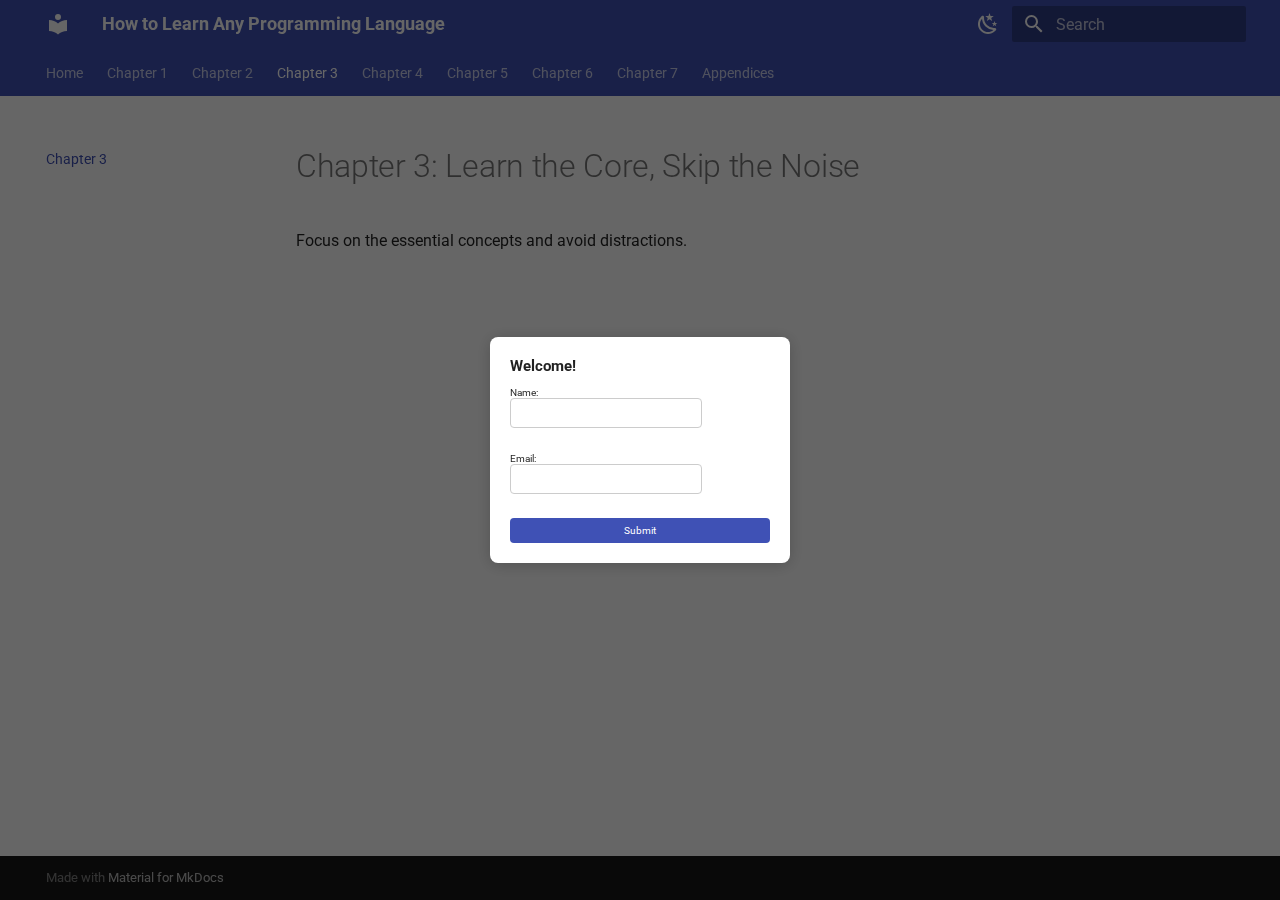
<file: Chapter 3 Learn the Core Skip the Noise/index.html>
<!doctype html>
<html lang="en" class="no-js">
  <head>
    
      <meta charset="utf-8">
      <meta name="viewport" content="width=device-width,initial-scale=1">
      
      
      
      
        <link rel="prev" href="../Chapter%202%20The%20Syntax%20Mindset/">
      
      
        <link rel="next" href="../Chapter%204%20Build%20First%20Learn%20Along/">
      
      
      <link rel="icon" href="../assets/images/favicon.png">
      <meta name="generator" content="mkdocs-1.6.1, mkdocs-material-9.6.16">
    
    
      
        <title>Chapter 3 - How to Learn Any Programming Language</title>
      
    
    
      <link rel="stylesheet" href="../assets/stylesheets/main.7e37652d.min.css">
      
        
        <link rel="stylesheet" href="../assets/stylesheets/palette.06af60db.min.css">
      
      


    
    
      
    
    
      
        
        
        <link rel="preconnect" href="https://fonts.gstatic.com" crossorigin>
        <link rel="stylesheet" href="https://fonts.googleapis.com/css?family=Roboto:300,300i,400,400i,700,700i%7CRoboto+Mono:400,400i,700,700i&display=fallback">
        <style>:root{--md-text-font:"Roboto";--md-code-font:"Roboto Mono"}</style>
      
    
    
      <link rel="stylesheet" href="../css/custom.css">
    
    <script>__md_scope=new URL("..",location),__md_hash=e=>[...e].reduce(((e,_)=>(e<<5)-e+_.charCodeAt(0)),0),__md_get=(e,_=localStorage,t=__md_scope)=>JSON.parse(_.getItem(t.pathname+"."+e)),__md_set=(e,_,t=localStorage,a=__md_scope)=>{try{t.setItem(a.pathname+"."+e,JSON.stringify(_))}catch(e){}}</script>
    
      

    
    
    
  </head>
  
  
    
    
      
    
    
    
    
    <body dir="ltr" data-md-color-scheme="default" data-md-color-primary="indigo" data-md-color-accent="indigo">
  
    
    <input class="md-toggle" data-md-toggle="drawer" type="checkbox" id="__drawer" autocomplete="off">
    <input class="md-toggle" data-md-toggle="search" type="checkbox" id="__search" autocomplete="off">
    <label class="md-overlay" for="__drawer"></label>
    <div data-md-component="skip">
      
        
        <a href="#chapter-3-learn-the-core-skip-the-noise" class="md-skip">
          Skip to content
        </a>
      
    </div>
    <div data-md-component="announce">
      
    </div>
    
    
      

<header class="md-header" data-md-component="header">
  <nav class="md-header__inner md-grid" aria-label="Header">
    <a href=".." title="How to Learn Any Programming Language" class="md-header__button md-logo" aria-label="How to Learn Any Programming Language" data-md-component="logo">
      
  
  <svg xmlns="http://www.w3.org/2000/svg" viewBox="0 0 24 24"><path d="M12 8a3 3 0 0 0 3-3 3 3 0 0 0-3-3 3 3 0 0 0-3 3 3 3 0 0 0 3 3m0 3.54C9.64 9.35 6.5 8 3 8v11c3.5 0 6.64 1.35 9 3.54 2.36-2.19 5.5-3.54 9-3.54V8c-3.5 0-6.64 1.35-9 3.54"/></svg>

    </a>
    <label class="md-header__button md-icon" for="__drawer">
      
      <svg xmlns="http://www.w3.org/2000/svg" viewBox="0 0 24 24"><path d="M3 6h18v2H3zm0 5h18v2H3zm0 5h18v2H3z"/></svg>
    </label>
    <div class="md-header__title" data-md-component="header-title">
      <div class="md-header__ellipsis">
        <div class="md-header__topic">
          <span class="md-ellipsis">
            How to Learn Any Programming Language
          </span>
        </div>
        <div class="md-header__topic" data-md-component="header-topic">
          <span class="md-ellipsis">
            
              Chapter 3
            
          </span>
        </div>
      </div>
    </div>
    
      
        <form class="md-header__option" data-md-component="palette">
  
    
    
    
    <input class="md-option" data-md-color-media="" data-md-color-scheme="default" data-md-color-primary="indigo" data-md-color-accent="indigo"  aria-label="Switch to dark mode"  type="radio" name="__palette" id="__palette_0">
    
      <label class="md-header__button md-icon" title="Switch to dark mode" for="__palette_1" hidden>
        <svg xmlns="http://www.w3.org/2000/svg" viewBox="0 0 24 24"><path d="m17.75 4.09-2.53 1.94.91 3.06-2.63-1.81-2.63 1.81.91-3.06-2.53-1.94L12.44 4l1.06-3 1.06 3zm3.5 6.91-1.64 1.25.59 1.98-1.7-1.17-1.7 1.17.59-1.98L15.75 11l2.06-.05L18.5 9l.69 1.95zm-2.28 4.95c.83-.08 1.72 1.1 1.19 1.85-.32.45-.66.87-1.08 1.27C15.17 23 8.84 23 4.94 19.07c-3.91-3.9-3.91-10.24 0-14.14.4-.4.82-.76 1.27-1.08.75-.53 1.93.36 1.85 1.19-.27 2.86.69 5.83 2.89 8.02a9.96 9.96 0 0 0 8.02 2.89m-1.64 2.02a12.08 12.08 0 0 1-7.8-3.47c-2.17-2.19-3.33-5-3.49-7.82-2.81 3.14-2.7 7.96.31 10.98 3.02 3.01 7.84 3.12 10.98.31"/></svg>
      </label>
    
  
    
    
    
    <input class="md-option" data-md-color-media="" data-md-color-scheme="slate" data-md-color-primary="indigo" data-md-color-accent="indigo"  aria-label="Switch to light mode"  type="radio" name="__palette" id="__palette_1">
    
      <label class="md-header__button md-icon" title="Switch to light mode" for="__palette_0" hidden>
        <svg xmlns="http://www.w3.org/2000/svg" viewBox="0 0 24 24"><path d="M12 7a5 5 0 0 1 5 5 5 5 0 0 1-5 5 5 5 0 0 1-5-5 5 5 0 0 1 5-5m0 2a3 3 0 0 0-3 3 3 3 0 0 0 3 3 3 3 0 0 0 3-3 3 3 0 0 0-3-3m0-7 2.39 3.42C13.65 5.15 12.84 5 12 5s-1.65.15-2.39.42zM3.34 7l4.16-.35A7.2 7.2 0 0 0 5.94 8.5c-.44.74-.69 1.5-.83 2.29zm.02 10 1.76-3.77a7.131 7.131 0 0 0 2.38 4.14zM20.65 7l-1.77 3.79a7.02 7.02 0 0 0-2.38-4.15zm-.01 10-4.14.36c.59-.51 1.12-1.14 1.54-1.86.42-.73.69-1.5.83-2.29zM12 22l-2.41-3.44c.74.27 1.55.44 2.41.44.82 0 1.63-.17 2.37-.44z"/></svg>
      </label>
    
  
</form>
      
    
    
      <script>var palette=__md_get("__palette");if(palette&&palette.color){if("(prefers-color-scheme)"===palette.color.media){var media=matchMedia("(prefers-color-scheme: light)"),input=document.querySelector(media.matches?"[data-md-color-media='(prefers-color-scheme: light)']":"[data-md-color-media='(prefers-color-scheme: dark)']");palette.color.media=input.getAttribute("data-md-color-media"),palette.color.scheme=input.getAttribute("data-md-color-scheme"),palette.color.primary=input.getAttribute("data-md-color-primary"),palette.color.accent=input.getAttribute("data-md-color-accent")}for(var[key,value]of Object.entries(palette.color))document.body.setAttribute("data-md-color-"+key,value)}</script>
    
    
    
      
      
        <label class="md-header__button md-icon" for="__search">
          
          <svg xmlns="http://www.w3.org/2000/svg" viewBox="0 0 24 24"><path d="M9.5 3A6.5 6.5 0 0 1 16 9.5c0 1.61-.59 3.09-1.56 4.23l.27.27h.79l5 5-1.5 1.5-5-5v-.79l-.27-.27A6.52 6.52 0 0 1 9.5 16 6.5 6.5 0 0 1 3 9.5 6.5 6.5 0 0 1 9.5 3m0 2C7 5 5 7 5 9.5S7 14 9.5 14 14 12 14 9.5 12 5 9.5 5"/></svg>
        </label>
        <div class="md-search" data-md-component="search" role="dialog">
  <label class="md-search__overlay" for="__search"></label>
  <div class="md-search__inner" role="search">
    <form class="md-search__form" name="search">
      <input type="text" class="md-search__input" name="query" aria-label="Search" placeholder="Search" autocapitalize="off" autocorrect="off" autocomplete="off" spellcheck="false" data-md-component="search-query" required>
      <label class="md-search__icon md-icon" for="__search">
        
        <svg xmlns="http://www.w3.org/2000/svg" viewBox="0 0 24 24"><path d="M9.5 3A6.5 6.5 0 0 1 16 9.5c0 1.61-.59 3.09-1.56 4.23l.27.27h.79l5 5-1.5 1.5-5-5v-.79l-.27-.27A6.52 6.52 0 0 1 9.5 16 6.5 6.5 0 0 1 3 9.5 6.5 6.5 0 0 1 9.5 3m0 2C7 5 5 7 5 9.5S7 14 9.5 14 14 12 14 9.5 12 5 9.5 5"/></svg>
        
        <svg xmlns="http://www.w3.org/2000/svg" viewBox="0 0 24 24"><path d="M20 11v2H8l5.5 5.5-1.42 1.42L4.16 12l7.92-7.92L13.5 5.5 8 11z"/></svg>
      </label>
      <nav class="md-search__options" aria-label="Search">
        
        <button type="reset" class="md-search__icon md-icon" title="Clear" aria-label="Clear" tabindex="-1">
          
          <svg xmlns="http://www.w3.org/2000/svg" viewBox="0 0 24 24"><path d="M19 6.41 17.59 5 12 10.59 6.41 5 5 6.41 10.59 12 5 17.59 6.41 19 12 13.41 17.59 19 19 17.59 13.41 12z"/></svg>
        </button>
      </nav>
      
        <div class="md-search__suggest" data-md-component="search-suggest"></div>
      
    </form>
    <div class="md-search__output">
      <div class="md-search__scrollwrap" tabindex="0" data-md-scrollfix>
        <div class="md-search-result" data-md-component="search-result">
          <div class="md-search-result__meta">
            Initializing search
          </div>
          <ol class="md-search-result__list" role="presentation"></ol>
        </div>
      </div>
    </div>
  </div>
</div>
      
    
    
  </nav>
  
</header>
    
    <div class="md-container" data-md-component="container">
      
      
        
          
            
<nav class="md-tabs" aria-label="Tabs" data-md-component="tabs">
  <div class="md-grid">
    <ul class="md-tabs__list">
      
        
  
  
  
  
    <li class="md-tabs__item">
      <a href=".." class="md-tabs__link">
        
  
  
    
  
  Home

      </a>
    </li>
  

      
        
  
  
  
  
    <li class="md-tabs__item">
      <a href="../Chapter%201%20Start%20with%20Why/" class="md-tabs__link">
        
  
  
    
  
  Chapter 1

      </a>
    </li>
  

      
        
  
  
  
  
    <li class="md-tabs__item">
      <a href="../Chapter%202%20The%20Syntax%20Mindset/" class="md-tabs__link">
        
  
  
    
  
  Chapter 2

      </a>
    </li>
  

      
        
  
  
  
    
  
  
    <li class="md-tabs__item md-tabs__item--active">
      <a href="./" class="md-tabs__link">
        
  
  
    
  
  Chapter 3

      </a>
    </li>
  

      
        
  
  
  
  
    <li class="md-tabs__item">
      <a href="../Chapter%204%20Build%20First%20Learn%20Along/" class="md-tabs__link">
        
  
  
    
  
  Chapter 4

      </a>
    </li>
  

      
        
  
  
  
  
    <li class="md-tabs__item">
      <a href="../Chapter%205%20How%20to%20Think%20in%20Multiple%20Languages/" class="md-tabs__link">
        
  
  
    
  
  Chapter 5

      </a>
    </li>
  

      
        
  
  
  
  
    <li class="md-tabs__item">
      <a href="../Chapter%206%20Avoiding%20the%20Traps/" class="md-tabs__link">
        
  
  
    
  
  Chapter 6

      </a>
    </li>
  

      
        
  
  
  
  
    <li class="md-tabs__item">
      <a href="../Chapter%207%20Your%20Repeatable%20Learning%20System/" class="md-tabs__link">
        
  
  
    
  
  Chapter 7

      </a>
    </li>
  

      
        
  
  
  
  
    <li class="md-tabs__item">
      <a href="../Appendices/" class="md-tabs__link">
        
  
  
    
  
  Appendices

      </a>
    </li>
  

      
    </ul>
  </div>
</nav>
          
        
      
      <main class="md-main" data-md-component="main">
        <div class="md-main__inner md-grid">
          
            
              
              <div class="md-sidebar md-sidebar--primary" data-md-component="sidebar" data-md-type="navigation" >
                <div class="md-sidebar__scrollwrap">
                  <div class="md-sidebar__inner">
                    


  


<nav class="md-nav md-nav--primary md-nav--lifted" aria-label="Navigation" data-md-level="0">
  <label class="md-nav__title" for="__drawer">
    <a href=".." title="How to Learn Any Programming Language" class="md-nav__button md-logo" aria-label="How to Learn Any Programming Language" data-md-component="logo">
      
  
  <svg xmlns="http://www.w3.org/2000/svg" viewBox="0 0 24 24"><path d="M12 8a3 3 0 0 0 3-3 3 3 0 0 0-3-3 3 3 0 0 0-3 3 3 3 0 0 0 3 3m0 3.54C9.64 9.35 6.5 8 3 8v11c3.5 0 6.64 1.35 9 3.54 2.36-2.19 5.5-3.54 9-3.54V8c-3.5 0-6.64 1.35-9 3.54"/></svg>

    </a>
    How to Learn Any Programming Language
  </label>
  
  <ul class="md-nav__list" data-md-scrollfix>
    
      
      
  
  
  
  
    <li class="md-nav__item">
      <a href=".." class="md-nav__link">
        
  
  
  <span class="md-ellipsis">
    Home
    
  </span>
  

      </a>
    </li>
  

    
      
      
  
  
  
  
    <li class="md-nav__item">
      <a href="../Chapter%201%20Start%20with%20Why/" class="md-nav__link">
        
  
  
  <span class="md-ellipsis">
    Chapter 1
    
  </span>
  

      </a>
    </li>
  

    
      
      
  
  
  
  
    <li class="md-nav__item">
      <a href="../Chapter%202%20The%20Syntax%20Mindset/" class="md-nav__link">
        
  
  
  <span class="md-ellipsis">
    Chapter 2
    
  </span>
  

      </a>
    </li>
  

    
      
      
  
  
    
  
  
  
    <li class="md-nav__item md-nav__item--active">
      
      <input class="md-nav__toggle md-toggle" type="checkbox" id="__toc">
      
      
        
      
      
      <a href="./" class="md-nav__link md-nav__link--active">
        
  
  
  <span class="md-ellipsis">
    Chapter 3
    
  </span>
  

      </a>
      
    </li>
  

    
      
      
  
  
  
  
    <li class="md-nav__item">
      <a href="../Chapter%204%20Build%20First%20Learn%20Along/" class="md-nav__link">
        
  
  
  <span class="md-ellipsis">
    Chapter 4
    
  </span>
  

      </a>
    </li>
  

    
      
      
  
  
  
  
    <li class="md-nav__item">
      <a href="../Chapter%205%20How%20to%20Think%20in%20Multiple%20Languages/" class="md-nav__link">
        
  
  
  <span class="md-ellipsis">
    Chapter 5
    
  </span>
  

      </a>
    </li>
  

    
      
      
  
  
  
  
    <li class="md-nav__item">
      <a href="../Chapter%206%20Avoiding%20the%20Traps/" class="md-nav__link">
        
  
  
  <span class="md-ellipsis">
    Chapter 6
    
  </span>
  

      </a>
    </li>
  

    
      
      
  
  
  
  
    <li class="md-nav__item">
      <a href="../Chapter%207%20Your%20Repeatable%20Learning%20System/" class="md-nav__link">
        
  
  
  <span class="md-ellipsis">
    Chapter 7
    
  </span>
  

      </a>
    </li>
  

    
      
      
  
  
  
  
    <li class="md-nav__item">
      <a href="../Appendices/" class="md-nav__link">
        
  
  
  <span class="md-ellipsis">
    Appendices
    
  </span>
  

      </a>
    </li>
  

    
  </ul>
</nav>
                  </div>
                </div>
              </div>
            
            
              
              <div class="md-sidebar md-sidebar--secondary" data-md-component="sidebar" data-md-type="toc" >
                <div class="md-sidebar__scrollwrap">
                  <div class="md-sidebar__inner">
                    

<nav class="md-nav md-nav--secondary" aria-label="Table of contents">
  
  
  
    
  
  
</nav>
                  </div>
                </div>
              </div>
            
          
          
            <div class="md-content" data-md-component="content">
              <article class="md-content__inner md-typeset">
                
                  



<h1 id="chapter-3-learn-the-core-skip-the-noise">Chapter 3: Learn the Core, Skip the Noise<a class="headerlink" href="#chapter-3-learn-the-core-skip-the-noise" title="Permanent link">&para;</a></h1>
<p>Focus on the essential concepts and avoid distractions.</p>












                
              </article>
            </div>
          
          
<script>var target=document.getElementById(location.hash.slice(1));target&&target.name&&(target.checked=target.name.startsWith("__tabbed_"))</script>
        </div>
        
      </main>
      
        <footer class="md-footer">
  
  <div class="md-footer-meta md-typeset">
    <div class="md-footer-meta__inner md-grid">
      <div class="md-copyright">
  
  
    Made with
    <a href="https://squidfunk.github.io/mkdocs-material/" target="_blank" rel="noopener">
      Material for MkDocs
    </a>
  
</div>
      
    </div>
  </div>
</footer>
      
    </div>
    <div class="md-dialog" data-md-component="dialog">
      <div class="md-dialog__inner md-typeset"></div>
    </div>
    
    
    
      
      <script id="__config" type="application/json">{"base": "..", "features": ["navigation.instant", "navigation.sections", "navigation.tabs", "search.highlight", "search.suggest", "content.code.copy", "content.action.edit", "palette.toggle", "palette"], "search": "../assets/javascripts/workers/search.d50fe291.min.js", "tags": null, "translations": {"clipboard.copied": "Copied to clipboard", "clipboard.copy": "Copy to clipboard", "search.result.more.one": "1 more on this page", "search.result.more.other": "# more on this page", "search.result.none": "No matching documents", "search.result.one": "1 matching document", "search.result.other": "# matching documents", "search.result.placeholder": "Type to start searching", "search.result.term.missing": "Missing", "select.version": "Select version"}, "version": null}</script>
    
    
      <script src="../assets/javascripts/bundle.50899def.min.js"></script>
      
        <script src="../js/modal.js"></script>
      
    
  </body>
</html>
</file>
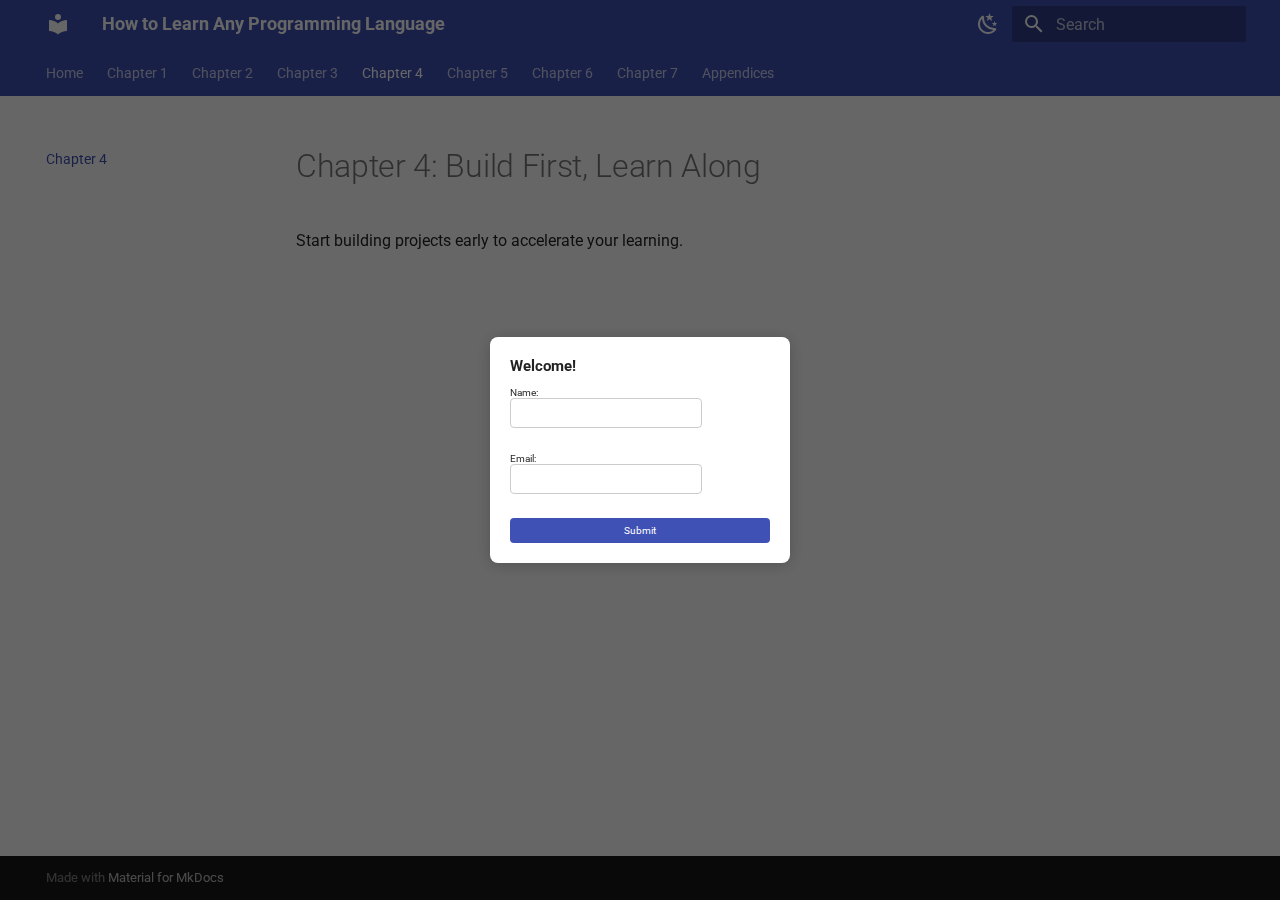
<file: Chapter 4 Build First Learn Along/index.html>
<!doctype html>
<html lang="en" class="no-js">
  <head>
    
      <meta charset="utf-8">
      <meta name="viewport" content="width=device-width,initial-scale=1">
      
      
      
      
        <link rel="prev" href="../Chapter%203%20Learn%20the%20Core%20Skip%20the%20Noise/">
      
      
        <link rel="next" href="../Chapter%205%20How%20to%20Think%20in%20Multiple%20Languages/">
      
      
      <link rel="icon" href="../assets/images/favicon.png">
      <meta name="generator" content="mkdocs-1.6.1, mkdocs-material-9.6.16">
    
    
      
        <title>Chapter 4 - How to Learn Any Programming Language</title>
      
    
    
      <link rel="stylesheet" href="../assets/stylesheets/main.7e37652d.min.css">
      
        
        <link rel="stylesheet" href="../assets/stylesheets/palette.06af60db.min.css">
      
      


    
    
      
    
    
      
        
        
        <link rel="preconnect" href="https://fonts.gstatic.com" crossorigin>
        <link rel="stylesheet" href="https://fonts.googleapis.com/css?family=Roboto:300,300i,400,400i,700,700i%7CRoboto+Mono:400,400i,700,700i&display=fallback">
        <style>:root{--md-text-font:"Roboto";--md-code-font:"Roboto Mono"}</style>
      
    
    
      <link rel="stylesheet" href="../css/custom.css">
    
    <script>__md_scope=new URL("..",location),__md_hash=e=>[...e].reduce(((e,_)=>(e<<5)-e+_.charCodeAt(0)),0),__md_get=(e,_=localStorage,t=__md_scope)=>JSON.parse(_.getItem(t.pathname+"."+e)),__md_set=(e,_,t=localStorage,a=__md_scope)=>{try{t.setItem(a.pathname+"."+e,JSON.stringify(_))}catch(e){}}</script>
    
      

    
    
    
  </head>
  
  
    
    
      
    
    
    
    
    <body dir="ltr" data-md-color-scheme="default" data-md-color-primary="indigo" data-md-color-accent="indigo">
  
    
    <input class="md-toggle" data-md-toggle="drawer" type="checkbox" id="__drawer" autocomplete="off">
    <input class="md-toggle" data-md-toggle="search" type="checkbox" id="__search" autocomplete="off">
    <label class="md-overlay" for="__drawer"></label>
    <div data-md-component="skip">
      
        
        <a href="#chapter-4-build-first-learn-along" class="md-skip">
          Skip to content
        </a>
      
    </div>
    <div data-md-component="announce">
      
    </div>
    
    
      

<header class="md-header" data-md-component="header">
  <nav class="md-header__inner md-grid" aria-label="Header">
    <a href=".." title="How to Learn Any Programming Language" class="md-header__button md-logo" aria-label="How to Learn Any Programming Language" data-md-component="logo">
      
  
  <svg xmlns="http://www.w3.org/2000/svg" viewBox="0 0 24 24"><path d="M12 8a3 3 0 0 0 3-3 3 3 0 0 0-3-3 3 3 0 0 0-3 3 3 3 0 0 0 3 3m0 3.54C9.64 9.35 6.5 8 3 8v11c3.5 0 6.64 1.35 9 3.54 2.36-2.19 5.5-3.54 9-3.54V8c-3.5 0-6.64 1.35-9 3.54"/></svg>

    </a>
    <label class="md-header__button md-icon" for="__drawer">
      
      <svg xmlns="http://www.w3.org/2000/svg" viewBox="0 0 24 24"><path d="M3 6h18v2H3zm0 5h18v2H3zm0 5h18v2H3z"/></svg>
    </label>
    <div class="md-header__title" data-md-component="header-title">
      <div class="md-header__ellipsis">
        <div class="md-header__topic">
          <span class="md-ellipsis">
            How to Learn Any Programming Language
          </span>
        </div>
        <div class="md-header__topic" data-md-component="header-topic">
          <span class="md-ellipsis">
            
              Chapter 4
            
          </span>
        </div>
      </div>
    </div>
    
      
        <form class="md-header__option" data-md-component="palette">
  
    
    
    
    <input class="md-option" data-md-color-media="" data-md-color-scheme="default" data-md-color-primary="indigo" data-md-color-accent="indigo"  aria-label="Switch to dark mode"  type="radio" name="__palette" id="__palette_0">
    
      <label class="md-header__button md-icon" title="Switch to dark mode" for="__palette_1" hidden>
        <svg xmlns="http://www.w3.org/2000/svg" viewBox="0 0 24 24"><path d="m17.75 4.09-2.53 1.94.91 3.06-2.63-1.81-2.63 1.81.91-3.06-2.53-1.94L12.44 4l1.06-3 1.06 3zm3.5 6.91-1.64 1.25.59 1.98-1.7-1.17-1.7 1.17.59-1.98L15.75 11l2.06-.05L18.5 9l.69 1.95zm-2.28 4.95c.83-.08 1.72 1.1 1.19 1.85-.32.45-.66.87-1.08 1.27C15.17 23 8.84 23 4.94 19.07c-3.91-3.9-3.91-10.24 0-14.14.4-.4.82-.76 1.27-1.08.75-.53 1.93.36 1.85 1.19-.27 2.86.69 5.83 2.89 8.02a9.96 9.96 0 0 0 8.02 2.89m-1.64 2.02a12.08 12.08 0 0 1-7.8-3.47c-2.17-2.19-3.33-5-3.49-7.82-2.81 3.14-2.7 7.96.31 10.98 3.02 3.01 7.84 3.12 10.98.31"/></svg>
      </label>
    
  
    
    
    
    <input class="md-option" data-md-color-media="" data-md-color-scheme="slate" data-md-color-primary="indigo" data-md-color-accent="indigo"  aria-label="Switch to light mode"  type="radio" name="__palette" id="__palette_1">
    
      <label class="md-header__button md-icon" title="Switch to light mode" for="__palette_0" hidden>
        <svg xmlns="http://www.w3.org/2000/svg" viewBox="0 0 24 24"><path d="M12 7a5 5 0 0 1 5 5 5 5 0 0 1-5 5 5 5 0 0 1-5-5 5 5 0 0 1 5-5m0 2a3 3 0 0 0-3 3 3 3 0 0 0 3 3 3 3 0 0 0 3-3 3 3 0 0 0-3-3m0-7 2.39 3.42C13.65 5.15 12.84 5 12 5s-1.65.15-2.39.42zM3.34 7l4.16-.35A7.2 7.2 0 0 0 5.94 8.5c-.44.74-.69 1.5-.83 2.29zm.02 10 1.76-3.77a7.131 7.131 0 0 0 2.38 4.14zM20.65 7l-1.77 3.79a7.02 7.02 0 0 0-2.38-4.15zm-.01 10-4.14.36c.59-.51 1.12-1.14 1.54-1.86.42-.73.69-1.5.83-2.29zM12 22l-2.41-3.44c.74.27 1.55.44 2.41.44.82 0 1.63-.17 2.37-.44z"/></svg>
      </label>
    
  
</form>
      
    
    
      <script>var palette=__md_get("__palette");if(palette&&palette.color){if("(prefers-color-scheme)"===palette.color.media){var media=matchMedia("(prefers-color-scheme: light)"),input=document.querySelector(media.matches?"[data-md-color-media='(prefers-color-scheme: light)']":"[data-md-color-media='(prefers-color-scheme: dark)']");palette.color.media=input.getAttribute("data-md-color-media"),palette.color.scheme=input.getAttribute("data-md-color-scheme"),palette.color.primary=input.getAttribute("data-md-color-primary"),palette.color.accent=input.getAttribute("data-md-color-accent")}for(var[key,value]of Object.entries(palette.color))document.body.setAttribute("data-md-color-"+key,value)}</script>
    
    
    
      
      
        <label class="md-header__button md-icon" for="__search">
          
          <svg xmlns="http://www.w3.org/2000/svg" viewBox="0 0 24 24"><path d="M9.5 3A6.5 6.5 0 0 1 16 9.5c0 1.61-.59 3.09-1.56 4.23l.27.27h.79l5 5-1.5 1.5-5-5v-.79l-.27-.27A6.52 6.52 0 0 1 9.5 16 6.5 6.5 0 0 1 3 9.5 6.5 6.5 0 0 1 9.5 3m0 2C7 5 5 7 5 9.5S7 14 9.5 14 14 12 14 9.5 12 5 9.5 5"/></svg>
        </label>
        <div class="md-search" data-md-component="search" role="dialog">
  <label class="md-search__overlay" for="__search"></label>
  <div class="md-search__inner" role="search">
    <form class="md-search__form" name="search">
      <input type="text" class="md-search__input" name="query" aria-label="Search" placeholder="Search" autocapitalize="off" autocorrect="off" autocomplete="off" spellcheck="false" data-md-component="search-query" required>
      <label class="md-search__icon md-icon" for="__search">
        
        <svg xmlns="http://www.w3.org/2000/svg" viewBox="0 0 24 24"><path d="M9.5 3A6.5 6.5 0 0 1 16 9.5c0 1.61-.59 3.09-1.56 4.23l.27.27h.79l5 5-1.5 1.5-5-5v-.79l-.27-.27A6.52 6.52 0 0 1 9.5 16 6.5 6.5 0 0 1 3 9.5 6.5 6.5 0 0 1 9.5 3m0 2C7 5 5 7 5 9.5S7 14 9.5 14 14 12 14 9.5 12 5 9.5 5"/></svg>
        
        <svg xmlns="http://www.w3.org/2000/svg" viewBox="0 0 24 24"><path d="M20 11v2H8l5.5 5.5-1.42 1.42L4.16 12l7.92-7.92L13.5 5.5 8 11z"/></svg>
      </label>
      <nav class="md-search__options" aria-label="Search">
        
        <button type="reset" class="md-search__icon md-icon" title="Clear" aria-label="Clear" tabindex="-1">
          
          <svg xmlns="http://www.w3.org/2000/svg" viewBox="0 0 24 24"><path d="M19 6.41 17.59 5 12 10.59 6.41 5 5 6.41 10.59 12 5 17.59 6.41 19 12 13.41 17.59 19 19 17.59 13.41 12z"/></svg>
        </button>
      </nav>
      
        <div class="md-search__suggest" data-md-component="search-suggest"></div>
      
    </form>
    <div class="md-search__output">
      <div class="md-search__scrollwrap" tabindex="0" data-md-scrollfix>
        <div class="md-search-result" data-md-component="search-result">
          <div class="md-search-result__meta">
            Initializing search
          </div>
          <ol class="md-search-result__list" role="presentation"></ol>
        </div>
      </div>
    </div>
  </div>
</div>
      
    
    
  </nav>
  
</header>
    
    <div class="md-container" data-md-component="container">
      
      
        
          
            
<nav class="md-tabs" aria-label="Tabs" data-md-component="tabs">
  <div class="md-grid">
    <ul class="md-tabs__list">
      
        
  
  
  
  
    <li class="md-tabs__item">
      <a href=".." class="md-tabs__link">
        
  
  
    
  
  Home

      </a>
    </li>
  

      
        
  
  
  
  
    <li class="md-tabs__item">
      <a href="../Chapter%201%20Start%20with%20Why/" class="md-tabs__link">
        
  
  
    
  
  Chapter 1

      </a>
    </li>
  

      
        
  
  
  
  
    <li class="md-tabs__item">
      <a href="../Chapter%202%20The%20Syntax%20Mindset/" class="md-tabs__link">
        
  
  
    
  
  Chapter 2

      </a>
    </li>
  

      
        
  
  
  
  
    <li class="md-tabs__item">
      <a href="../Chapter%203%20Learn%20the%20Core%20Skip%20the%20Noise/" class="md-tabs__link">
        
  
  
    
  
  Chapter 3

      </a>
    </li>
  

      
        
  
  
  
    
  
  
    <li class="md-tabs__item md-tabs__item--active">
      <a href="./" class="md-tabs__link">
        
  
  
    
  
  Chapter 4

      </a>
    </li>
  

      
        
  
  
  
  
    <li class="md-tabs__item">
      <a href="../Chapter%205%20How%20to%20Think%20in%20Multiple%20Languages/" class="md-tabs__link">
        
  
  
    
  
  Chapter 5

      </a>
    </li>
  

      
        
  
  
  
  
    <li class="md-tabs__item">
      <a href="../Chapter%206%20Avoiding%20the%20Traps/" class="md-tabs__link">
        
  
  
    
  
  Chapter 6

      </a>
    </li>
  

      
        
  
  
  
  
    <li class="md-tabs__item">
      <a href="../Chapter%207%20Your%20Repeatable%20Learning%20System/" class="md-tabs__link">
        
  
  
    
  
  Chapter 7

      </a>
    </li>
  

      
        
  
  
  
  
    <li class="md-tabs__item">
      <a href="../Appendices/" class="md-tabs__link">
        
  
  
    
  
  Appendices

      </a>
    </li>
  

      
    </ul>
  </div>
</nav>
          
        
      
      <main class="md-main" data-md-component="main">
        <div class="md-main__inner md-grid">
          
            
              
              <div class="md-sidebar md-sidebar--primary" data-md-component="sidebar" data-md-type="navigation" >
                <div class="md-sidebar__scrollwrap">
                  <div class="md-sidebar__inner">
                    


  


<nav class="md-nav md-nav--primary md-nav--lifted" aria-label="Navigation" data-md-level="0">
  <label class="md-nav__title" for="__drawer">
    <a href=".." title="How to Learn Any Programming Language" class="md-nav__button md-logo" aria-label="How to Learn Any Programming Language" data-md-component="logo">
      
  
  <svg xmlns="http://www.w3.org/2000/svg" viewBox="0 0 24 24"><path d="M12 8a3 3 0 0 0 3-3 3 3 0 0 0-3-3 3 3 0 0 0-3 3 3 3 0 0 0 3 3m0 3.54C9.64 9.35 6.5 8 3 8v11c3.5 0 6.64 1.35 9 3.54 2.36-2.19 5.5-3.54 9-3.54V8c-3.5 0-6.64 1.35-9 3.54"/></svg>

    </a>
    How to Learn Any Programming Language
  </label>
  
  <ul class="md-nav__list" data-md-scrollfix>
    
      
      
  
  
  
  
    <li class="md-nav__item">
      <a href=".." class="md-nav__link">
        
  
  
  <span class="md-ellipsis">
    Home
    
  </span>
  

      </a>
    </li>
  

    
      
      
  
  
  
  
    <li class="md-nav__item">
      <a href="../Chapter%201%20Start%20with%20Why/" class="md-nav__link">
        
  
  
  <span class="md-ellipsis">
    Chapter 1
    
  </span>
  

      </a>
    </li>
  

    
      
      
  
  
  
  
    <li class="md-nav__item">
      <a href="../Chapter%202%20The%20Syntax%20Mindset/" class="md-nav__link">
        
  
  
  <span class="md-ellipsis">
    Chapter 2
    
  </span>
  

      </a>
    </li>
  

    
      
      
  
  
  
  
    <li class="md-nav__item">
      <a href="../Chapter%203%20Learn%20the%20Core%20Skip%20the%20Noise/" class="md-nav__link">
        
  
  
  <span class="md-ellipsis">
    Chapter 3
    
  </span>
  

      </a>
    </li>
  

    
      
      
  
  
    
  
  
  
    <li class="md-nav__item md-nav__item--active">
      
      <input class="md-nav__toggle md-toggle" type="checkbox" id="__toc">
      
      
        
      
      
      <a href="./" class="md-nav__link md-nav__link--active">
        
  
  
  <span class="md-ellipsis">
    Chapter 4
    
  </span>
  

      </a>
      
    </li>
  

    
      
      
  
  
  
  
    <li class="md-nav__item">
      <a href="../Chapter%205%20How%20to%20Think%20in%20Multiple%20Languages/" class="md-nav__link">
        
  
  
  <span class="md-ellipsis">
    Chapter 5
    
  </span>
  

      </a>
    </li>
  

    
      
      
  
  
  
  
    <li class="md-nav__item">
      <a href="../Chapter%206%20Avoiding%20the%20Traps/" class="md-nav__link">
        
  
  
  <span class="md-ellipsis">
    Chapter 6
    
  </span>
  

      </a>
    </li>
  

    
      
      
  
  
  
  
    <li class="md-nav__item">
      <a href="../Chapter%207%20Your%20Repeatable%20Learning%20System/" class="md-nav__link">
        
  
  
  <span class="md-ellipsis">
    Chapter 7
    
  </span>
  

      </a>
    </li>
  

    
      
      
  
  
  
  
    <li class="md-nav__item">
      <a href="../Appendices/" class="md-nav__link">
        
  
  
  <span class="md-ellipsis">
    Appendices
    
  </span>
  

      </a>
    </li>
  

    
  </ul>
</nav>
                  </div>
                </div>
              </div>
            
            
              
              <div class="md-sidebar md-sidebar--secondary" data-md-component="sidebar" data-md-type="toc" >
                <div class="md-sidebar__scrollwrap">
                  <div class="md-sidebar__inner">
                    

<nav class="md-nav md-nav--secondary" aria-label="Table of contents">
  
  
  
    
  
  
</nav>
                  </div>
                </div>
              </div>
            
          
          
            <div class="md-content" data-md-component="content">
              <article class="md-content__inner md-typeset">
                
                  



<h1 id="chapter-4-build-first-learn-along">Chapter 4: Build First, Learn Along<a class="headerlink" href="#chapter-4-build-first-learn-along" title="Permanent link">&para;</a></h1>
<p>Start building projects early to accelerate your learning.</p>












                
              </article>
            </div>
          
          
<script>var target=document.getElementById(location.hash.slice(1));target&&target.name&&(target.checked=target.name.startsWith("__tabbed_"))</script>
        </div>
        
      </main>
      
        <footer class="md-footer">
  
  <div class="md-footer-meta md-typeset">
    <div class="md-footer-meta__inner md-grid">
      <div class="md-copyright">
  
  
    Made with
    <a href="https://squidfunk.github.io/mkdocs-material/" target="_blank" rel="noopener">
      Material for MkDocs
    </a>
  
</div>
      
    </div>
  </div>
</footer>
      
    </div>
    <div class="md-dialog" data-md-component="dialog">
      <div class="md-dialog__inner md-typeset"></div>
    </div>
    
    
    
      
      <script id="__config" type="application/json">{"base": "..", "features": ["navigation.instant", "navigation.sections", "navigation.tabs", "search.highlight", "search.suggest", "content.code.copy", "content.action.edit", "palette.toggle", "palette"], "search": "../assets/javascripts/workers/search.d50fe291.min.js", "tags": null, "translations": {"clipboard.copied": "Copied to clipboard", "clipboard.copy": "Copy to clipboard", "search.result.more.one": "1 more on this page", "search.result.more.other": "# more on this page", "search.result.none": "No matching documents", "search.result.one": "1 matching document", "search.result.other": "# matching documents", "search.result.placeholder": "Type to start searching", "search.result.term.missing": "Missing", "select.version": "Select version"}, "version": null}</script>
    
    
      <script src="../assets/javascripts/bundle.50899def.min.js"></script>
      
        <script src="../js/modal.js"></script>
      
    
  </body>
</html>
</file>
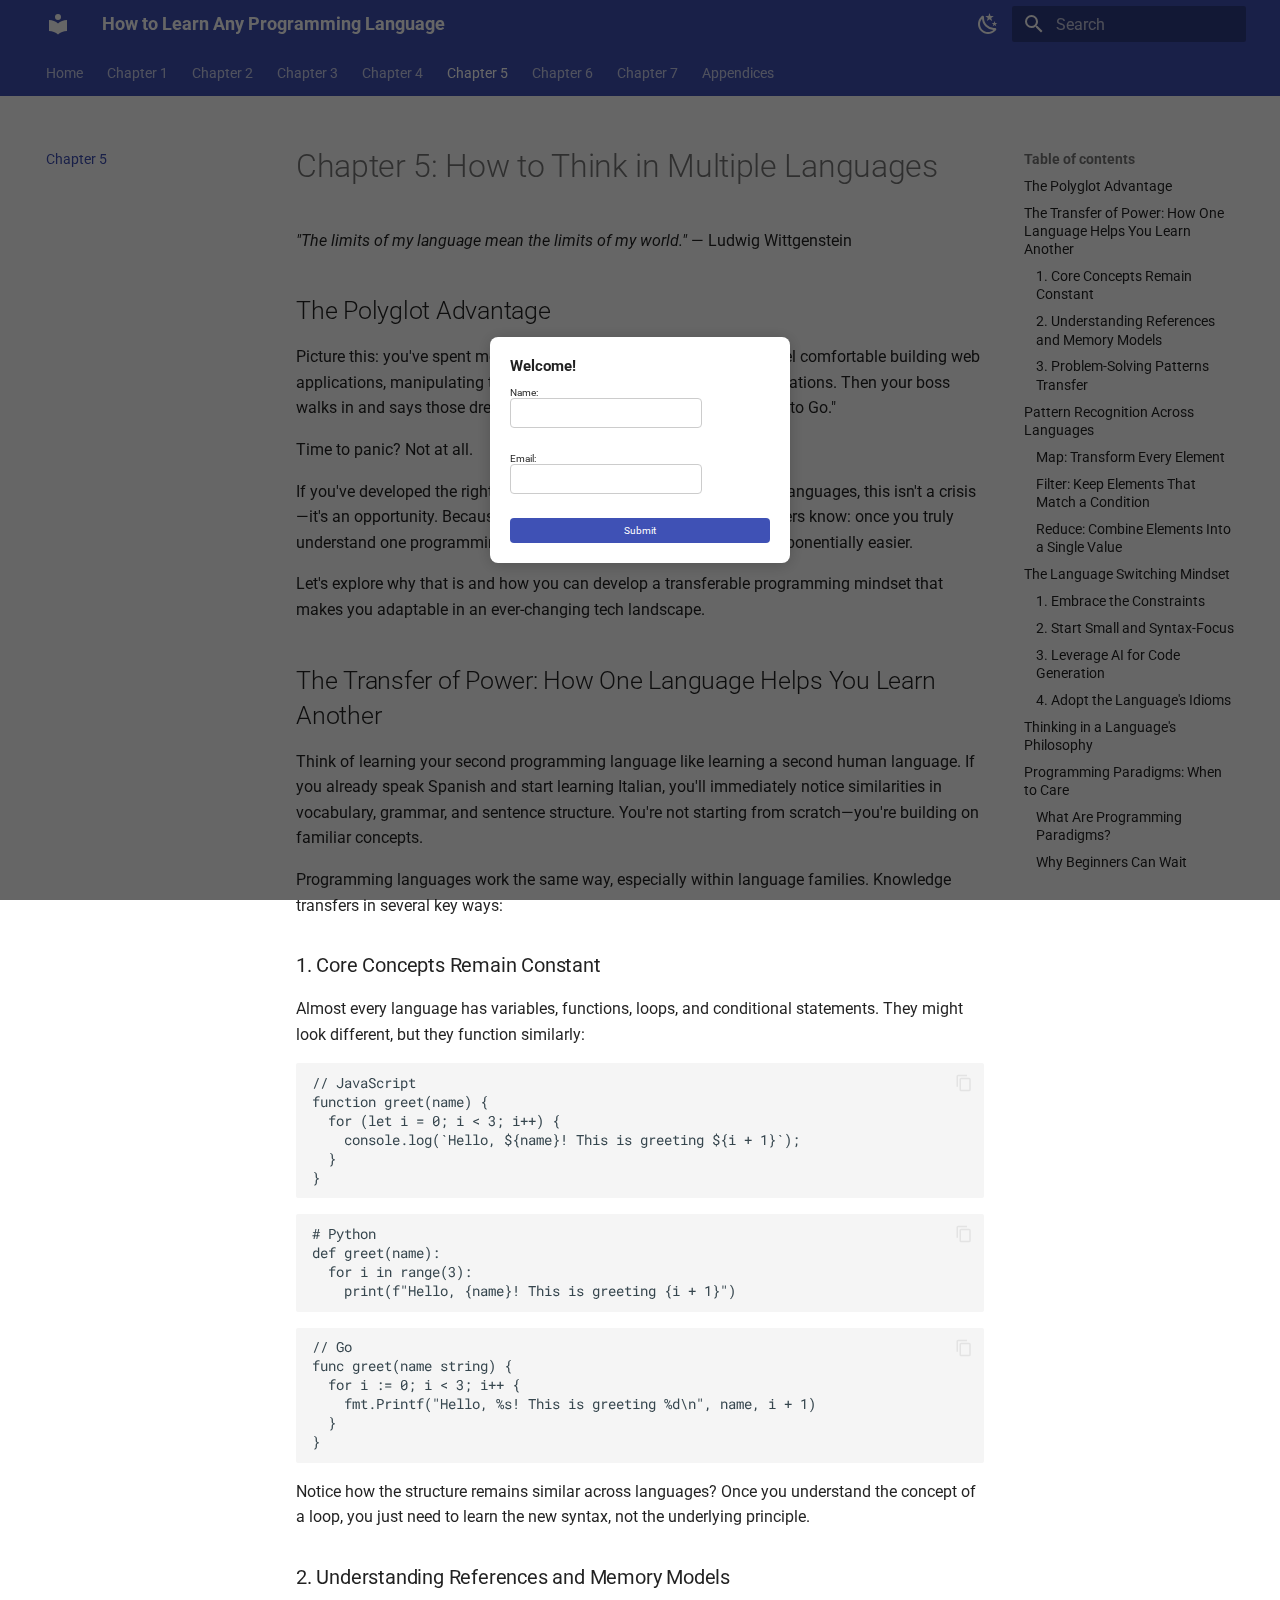
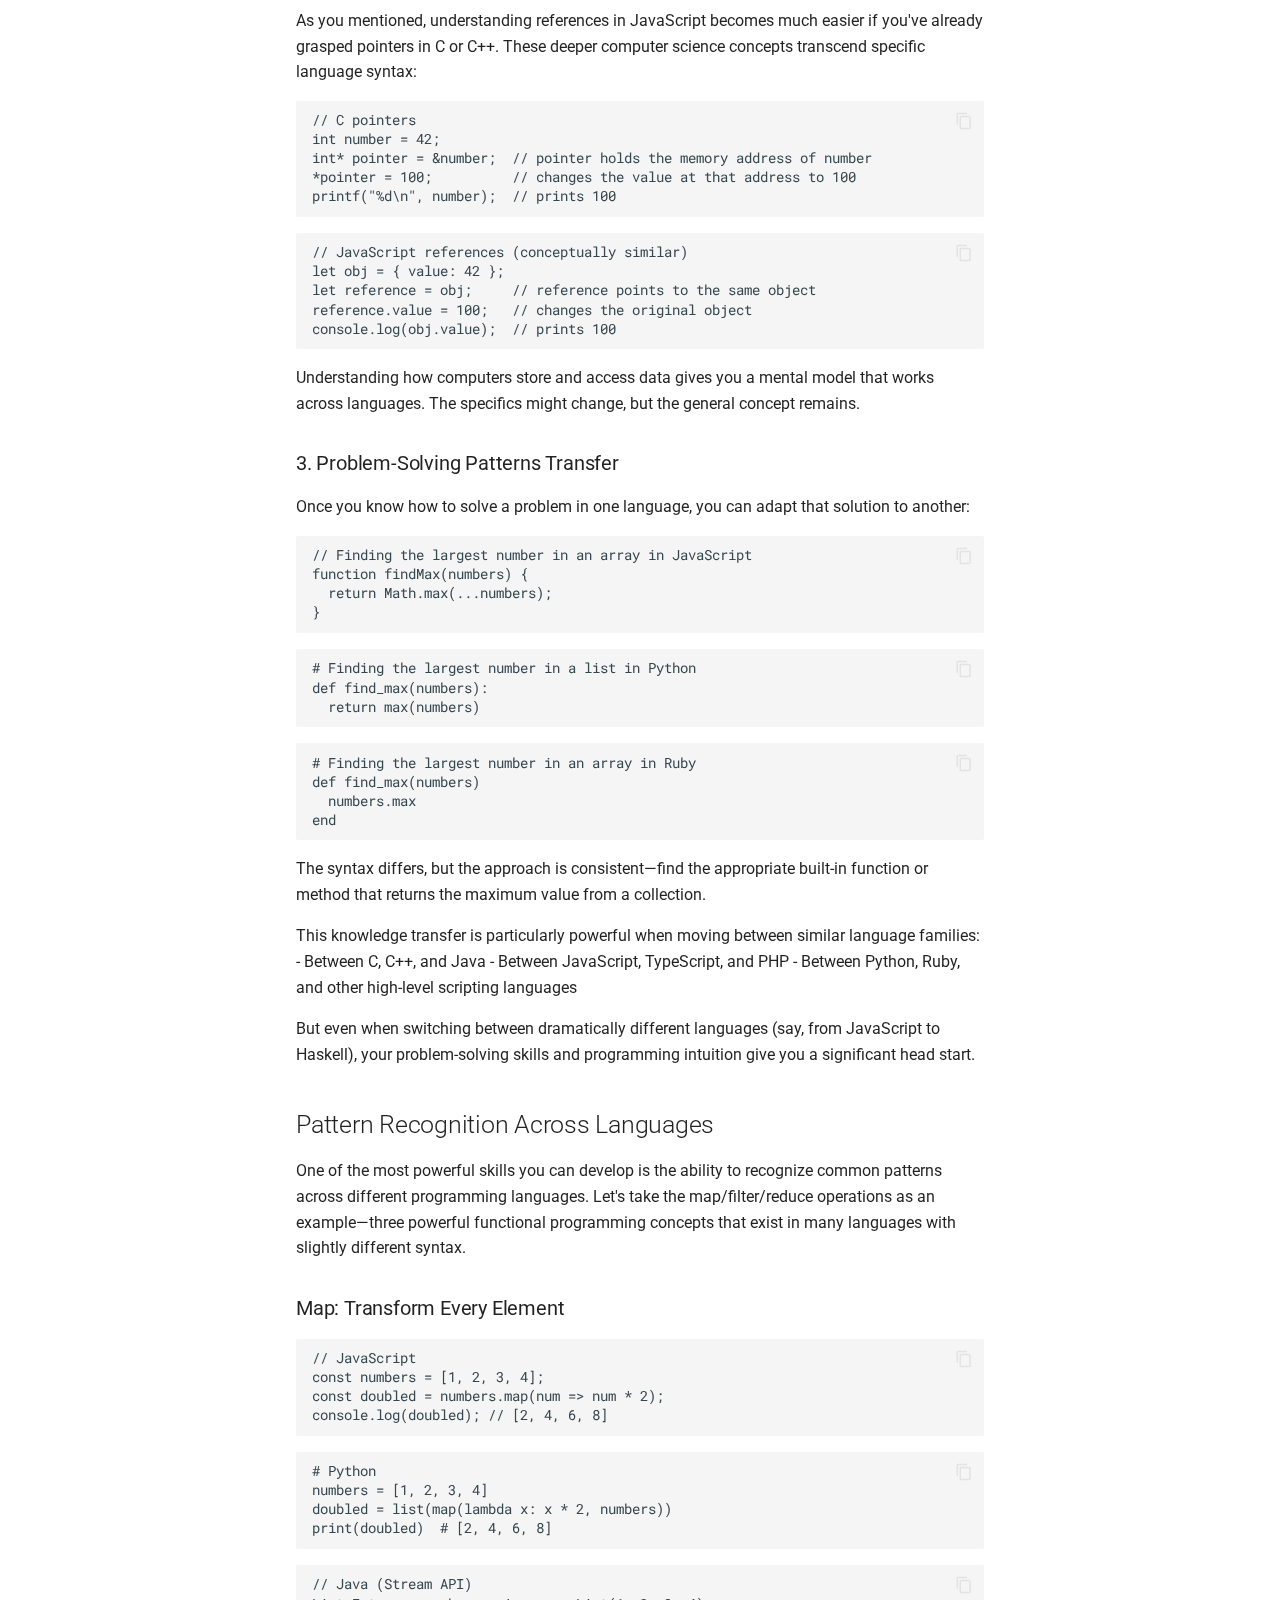
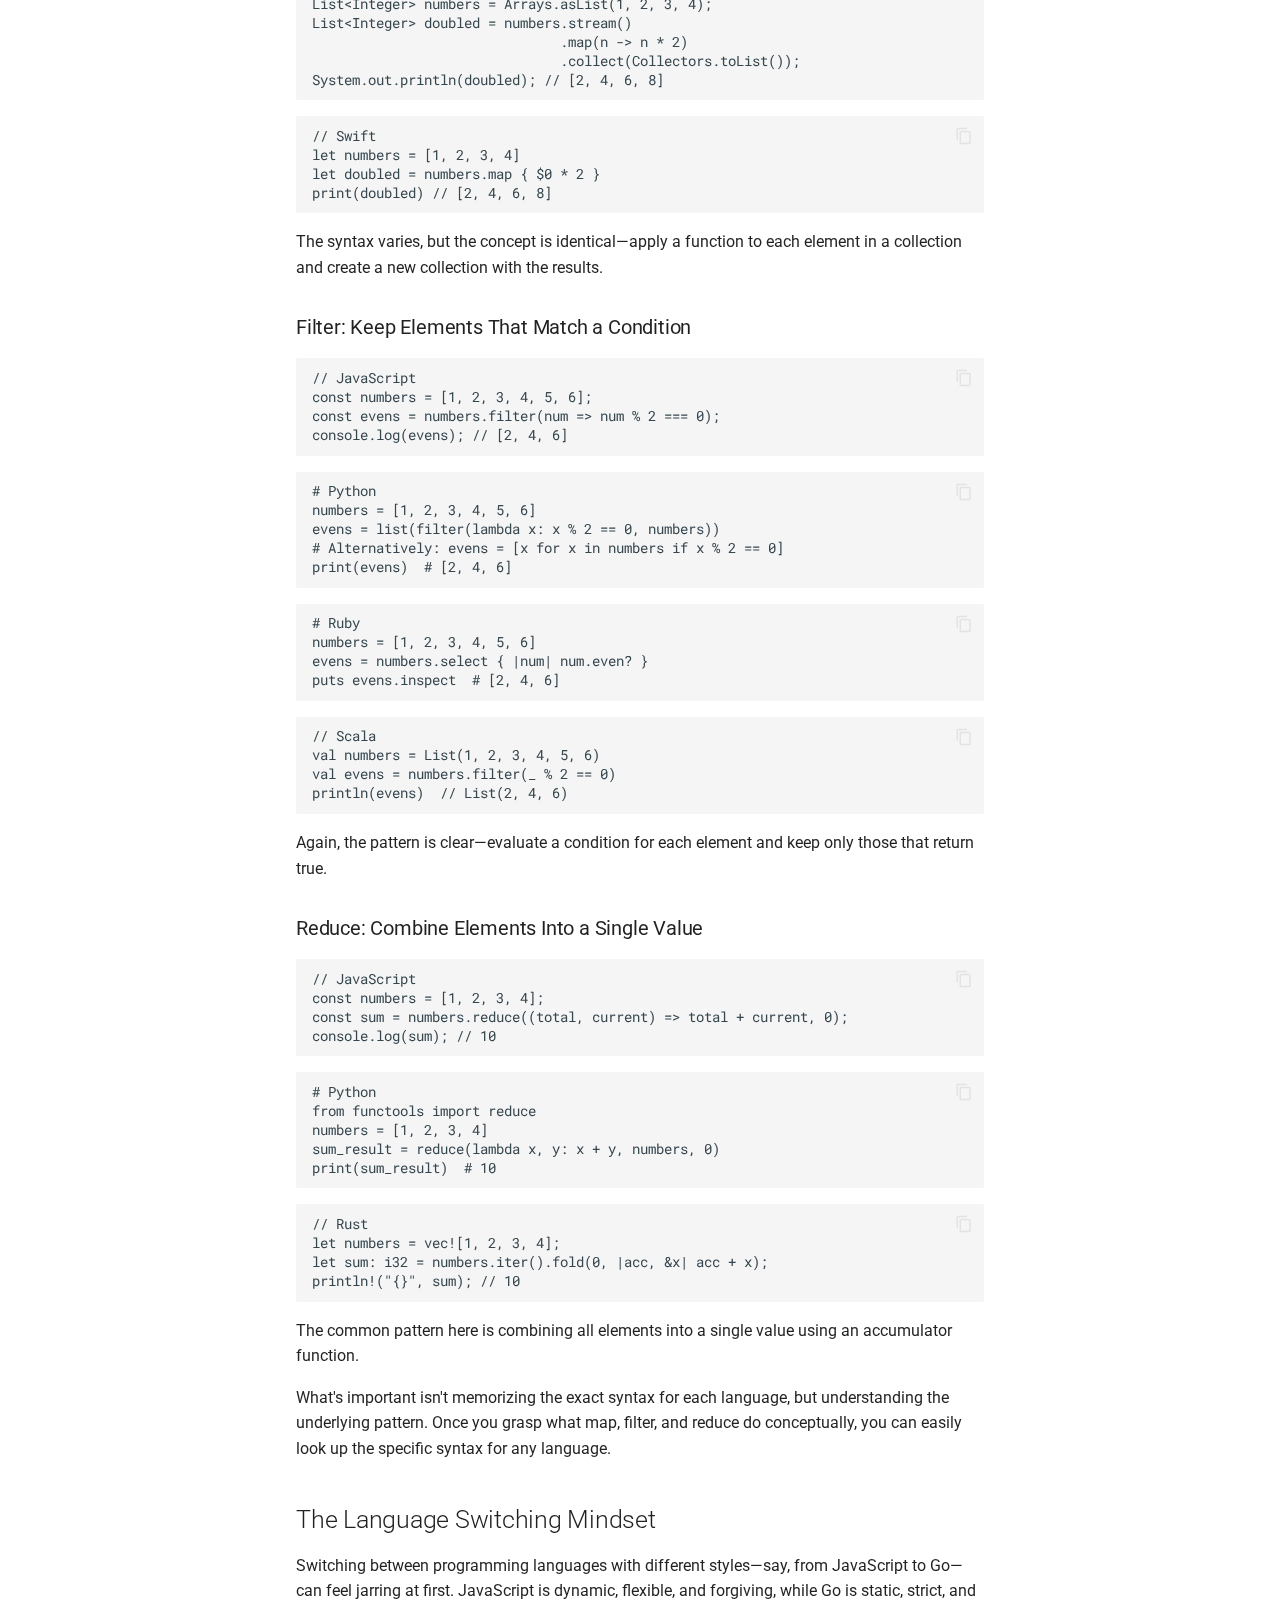
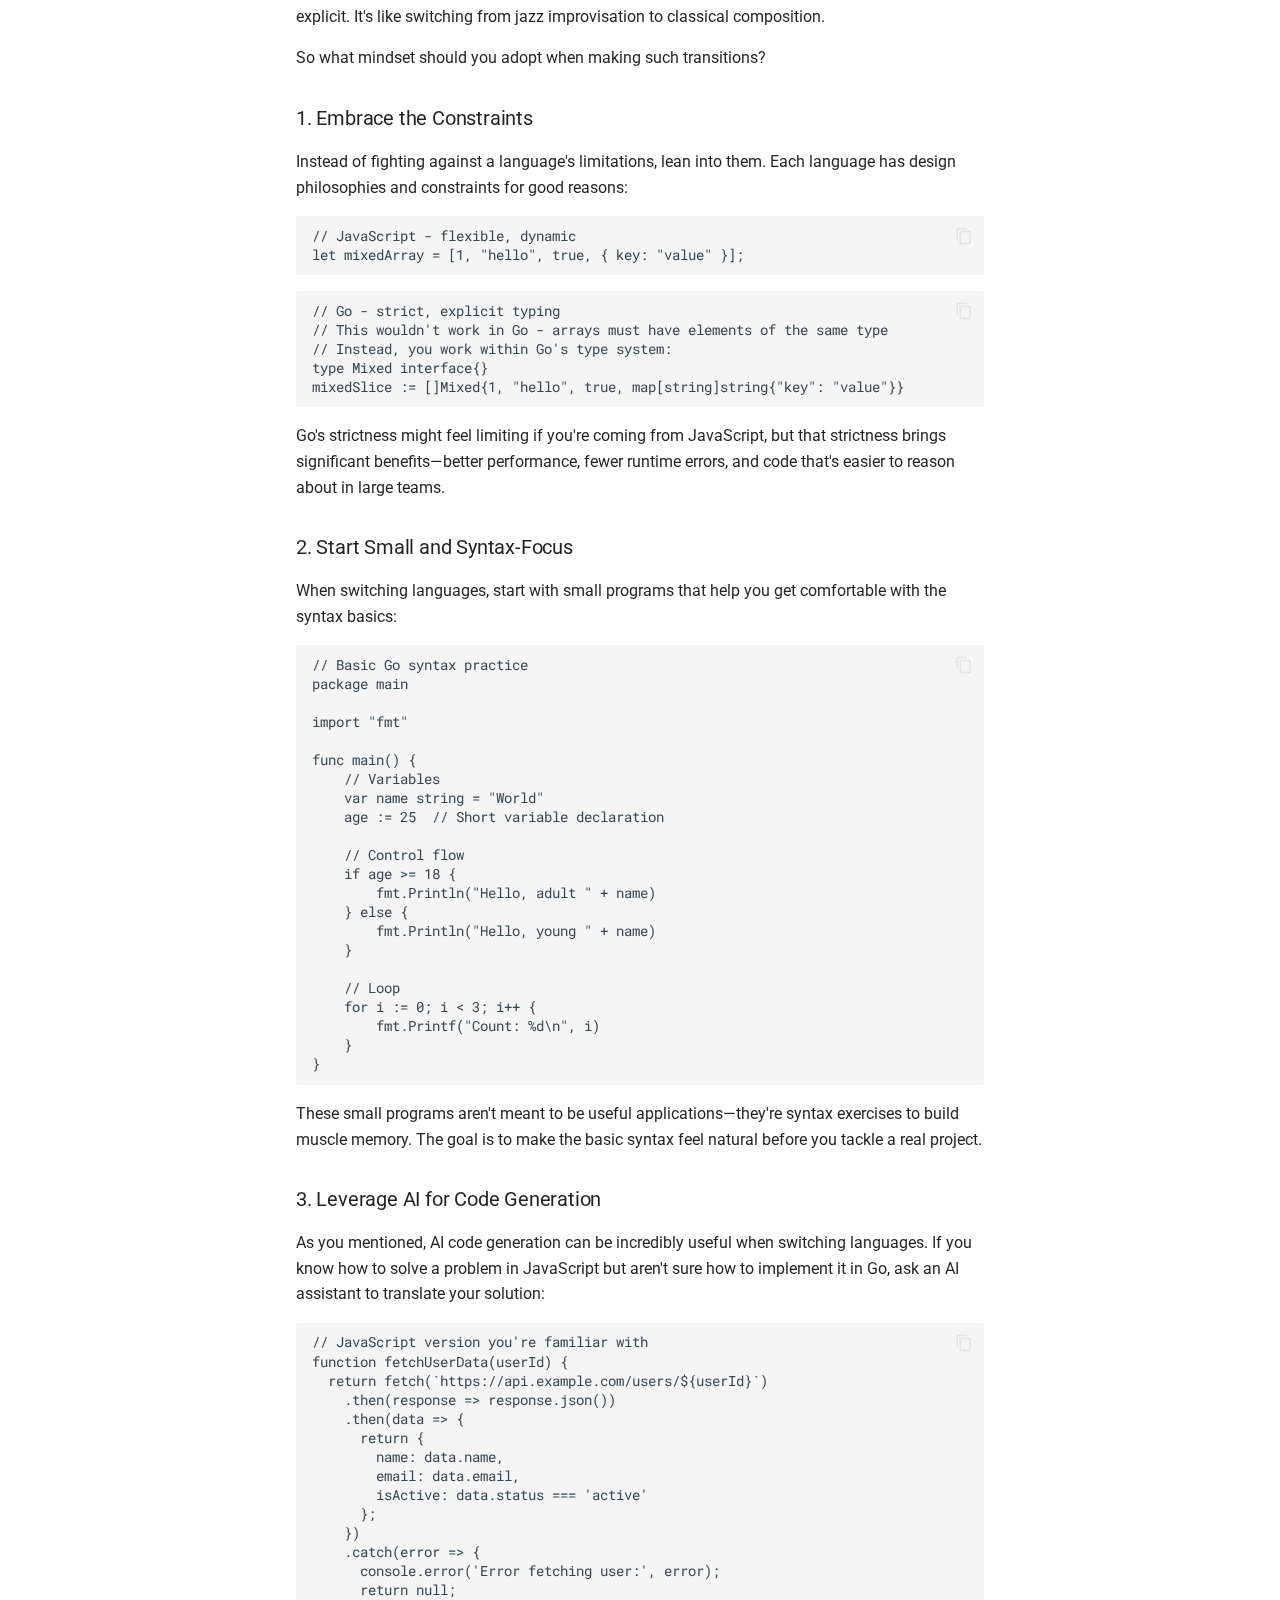
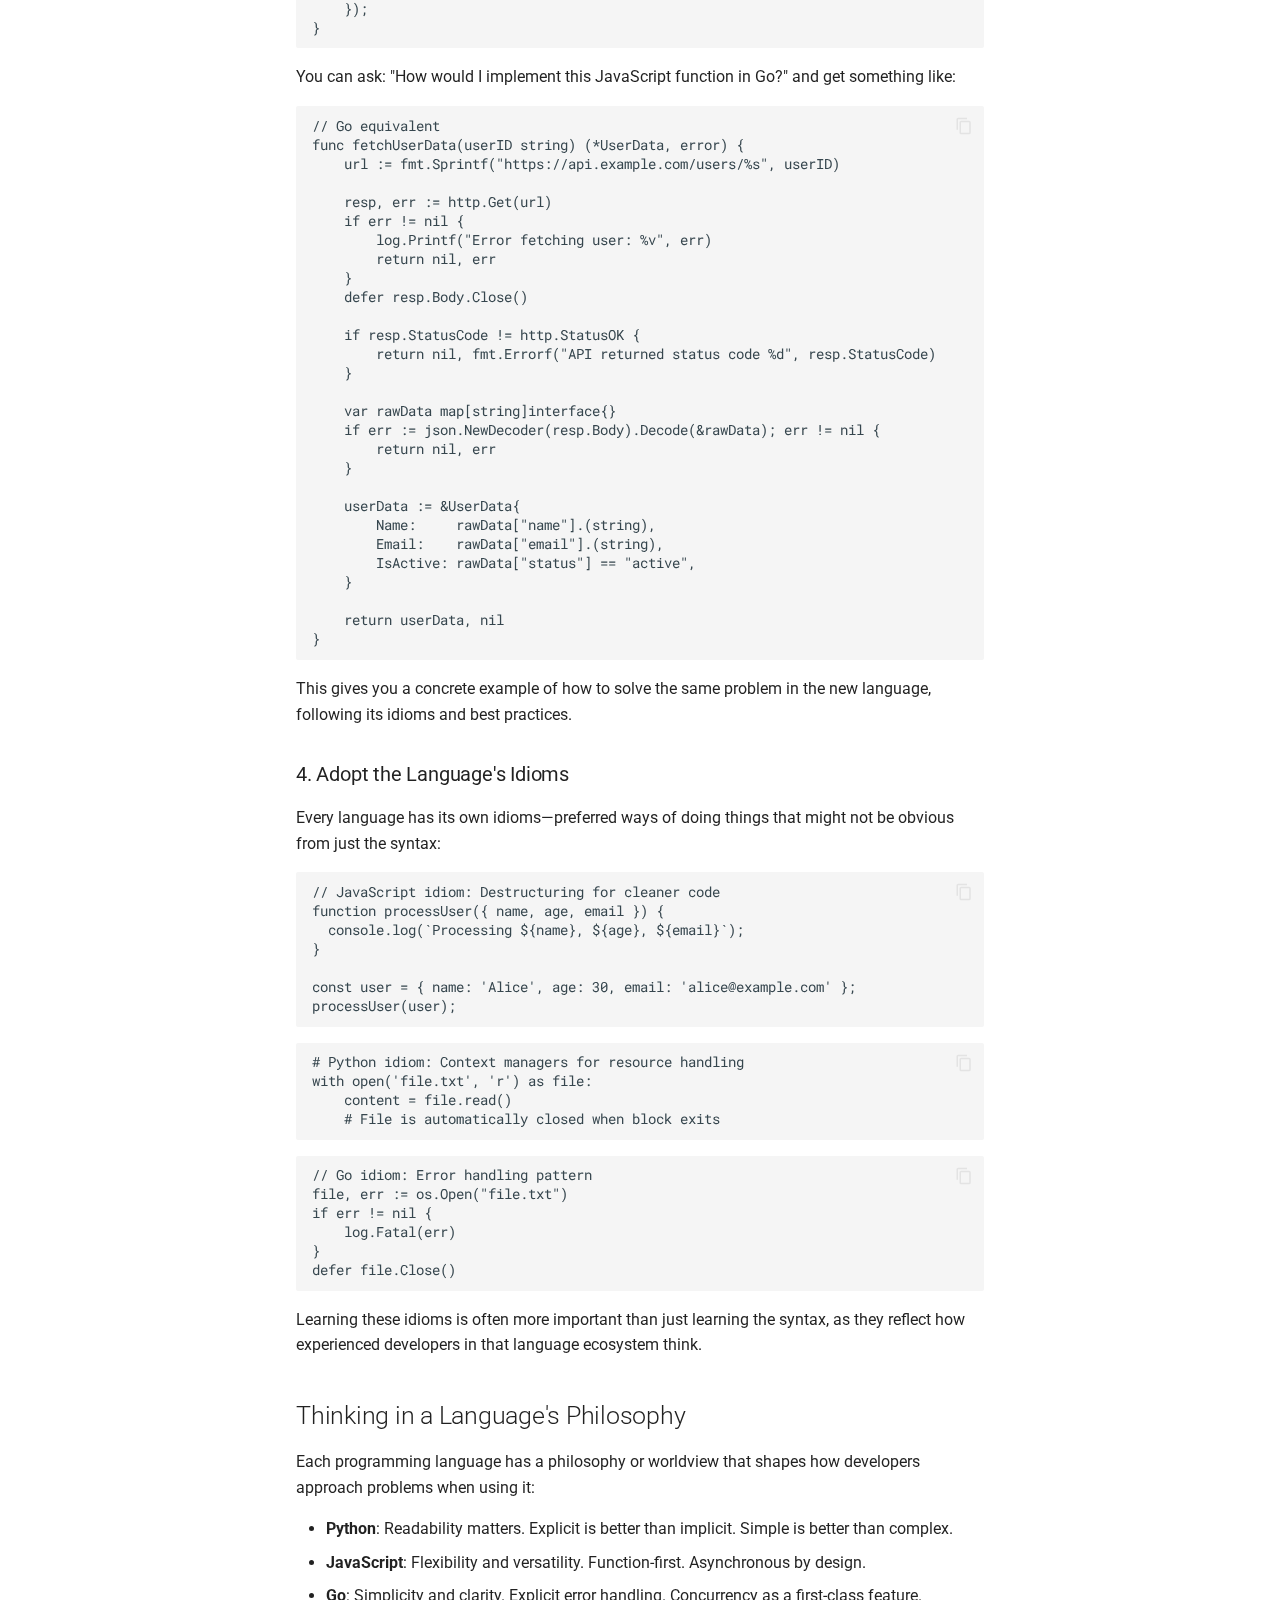
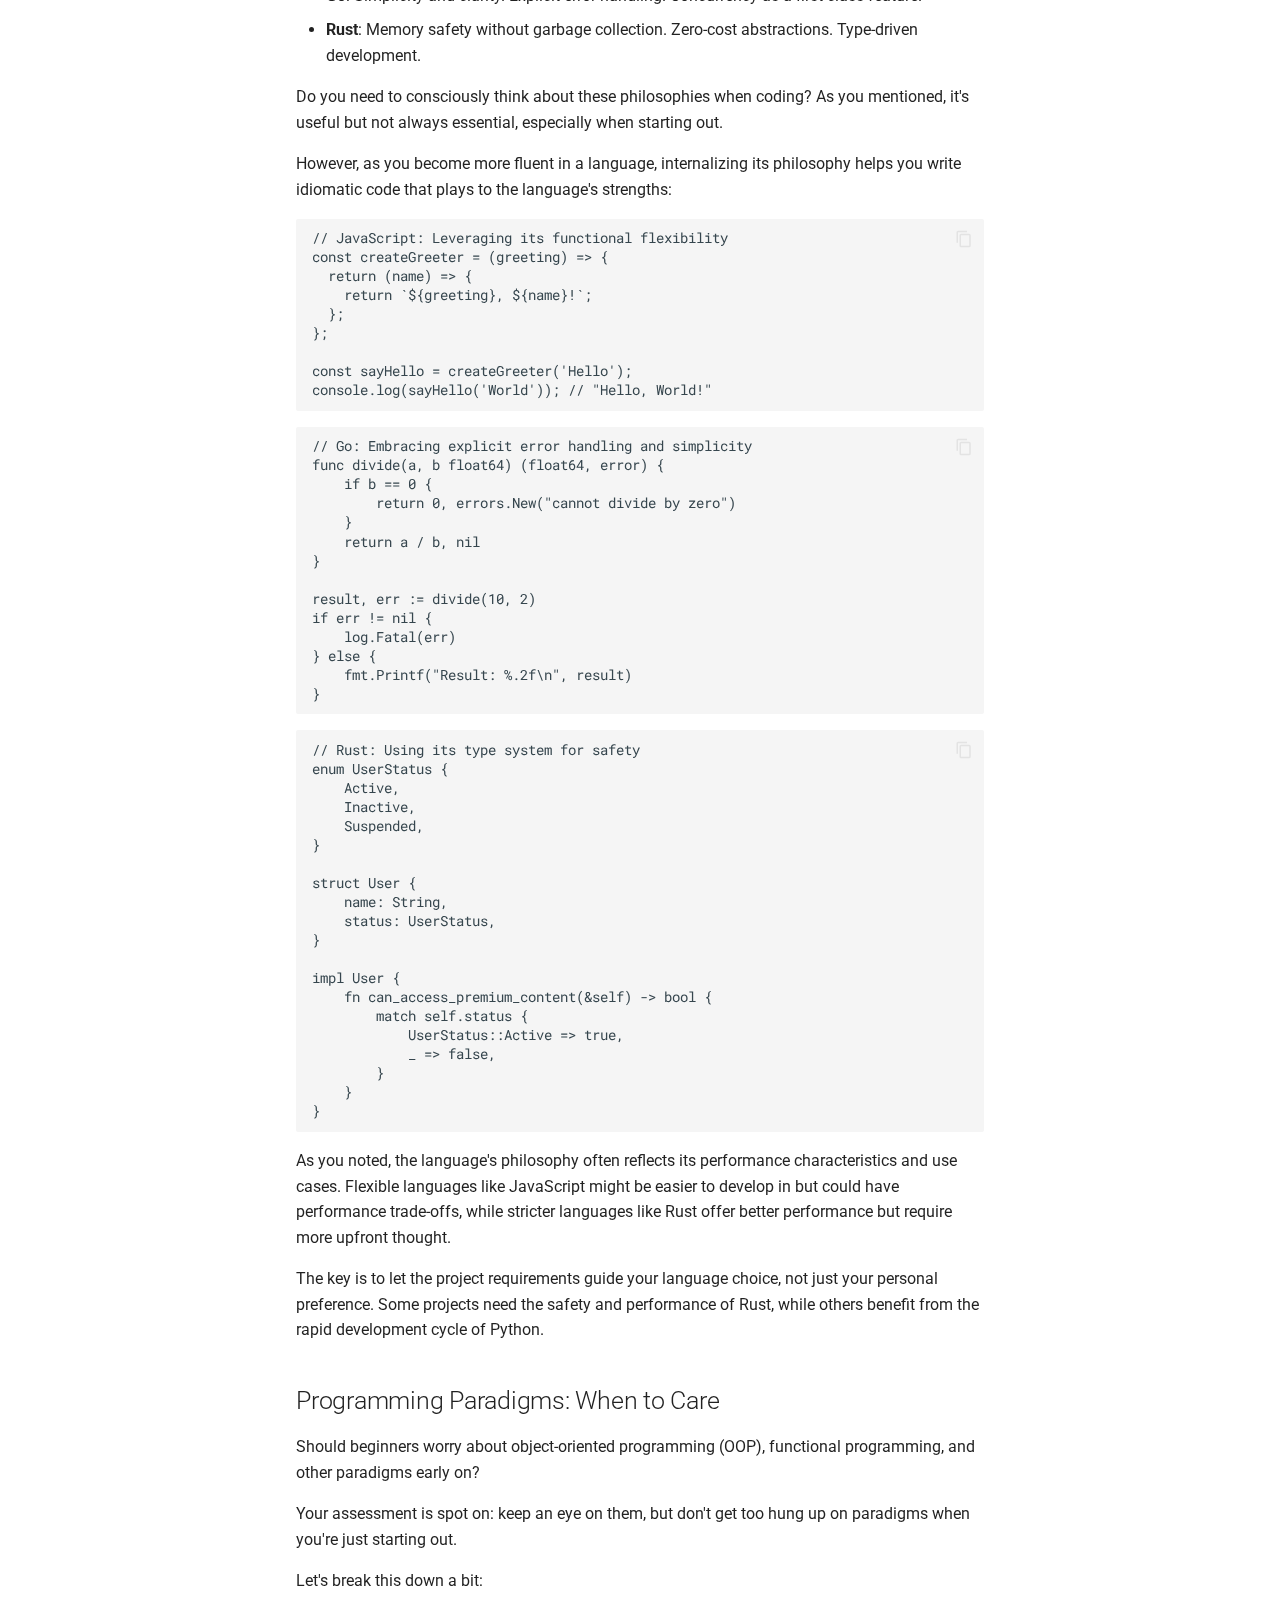
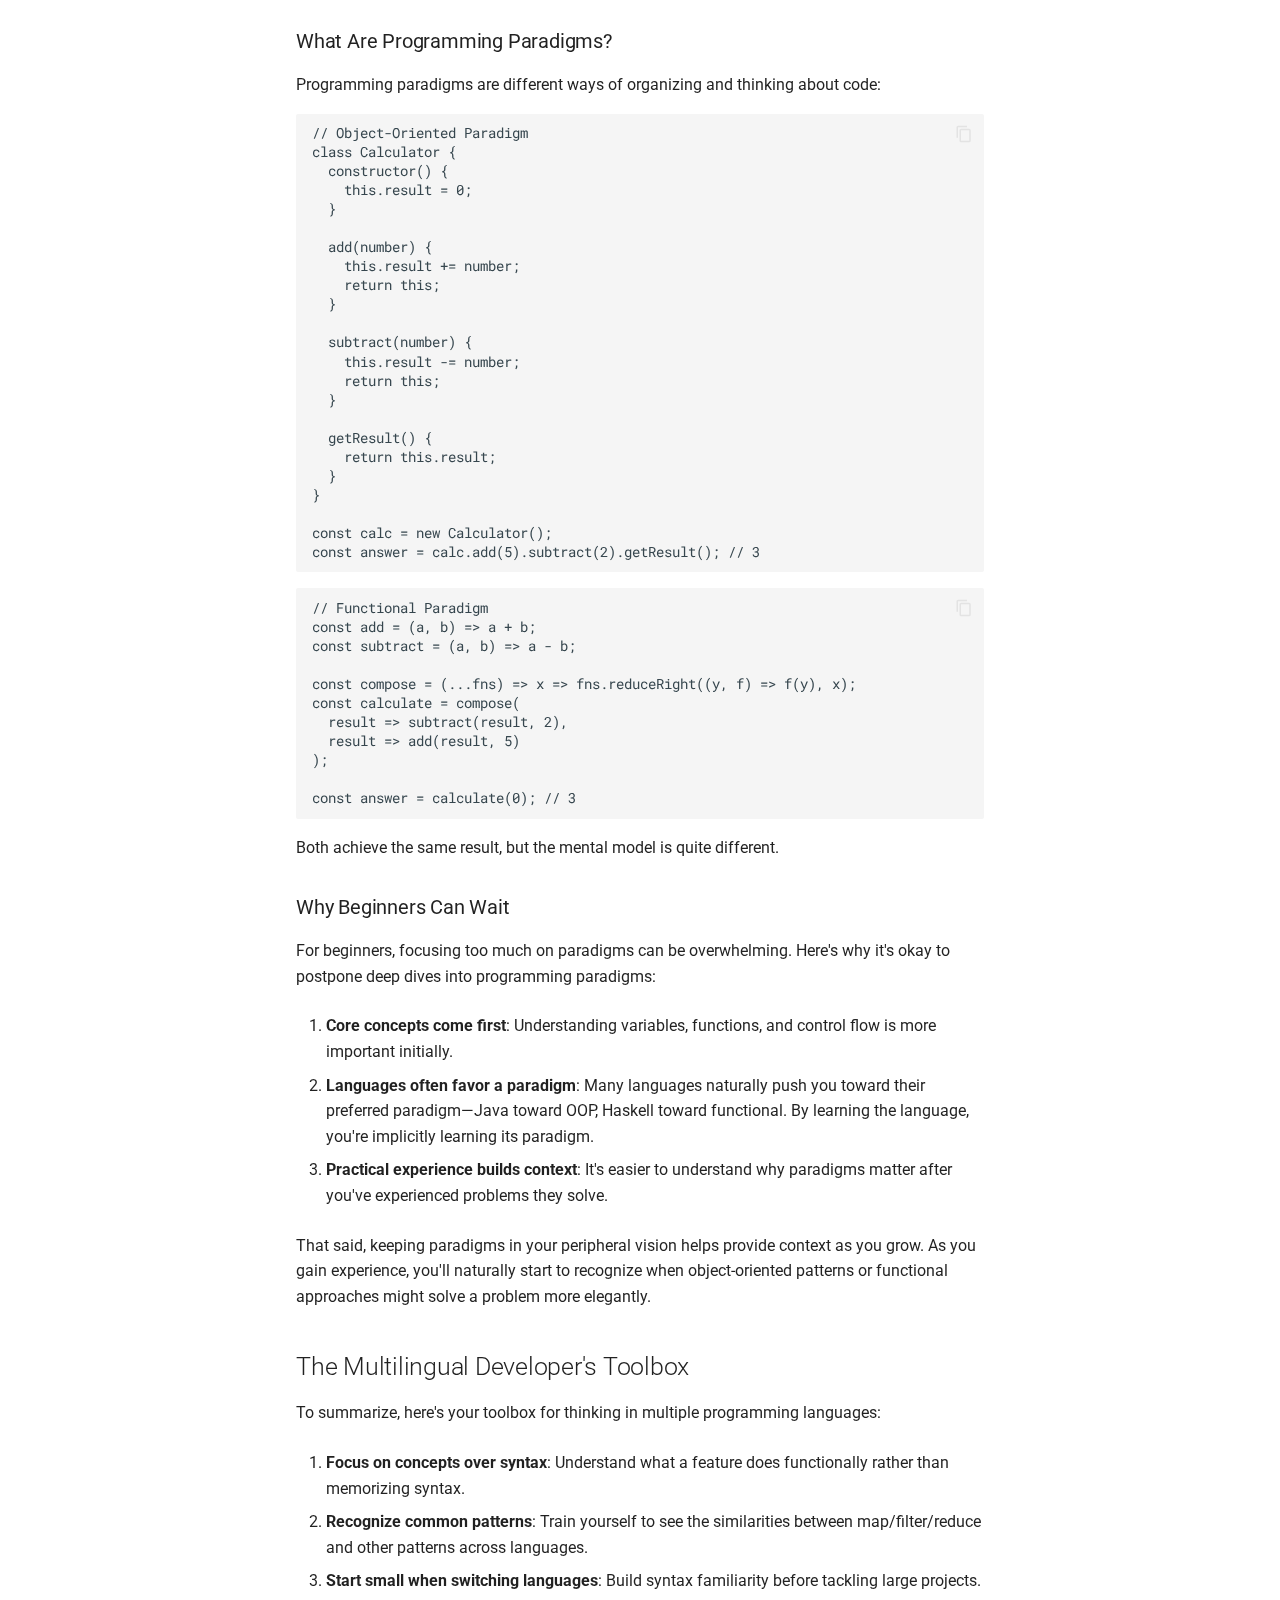
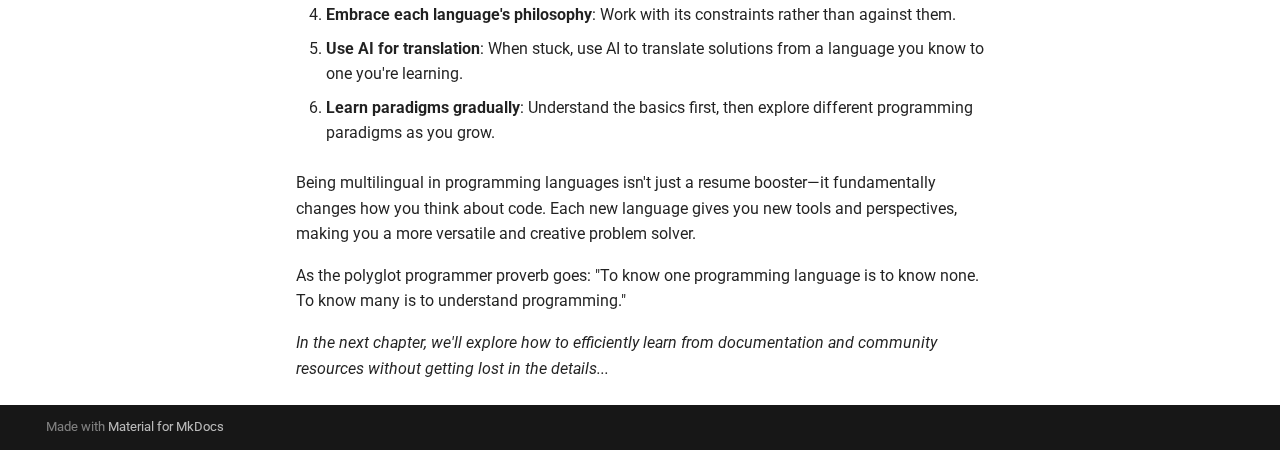
<file: Chapter 5 How to Think in Multiple Languages/index.html>
<!doctype html>
<html lang="en" class="no-js">
  <head>
    
      <meta charset="utf-8">
      <meta name="viewport" content="width=device-width,initial-scale=1">
      
      
      
      
        <link rel="prev" href="../Chapter%204%20Build%20First%20Learn%20Along/">
      
      
        <link rel="next" href="../Chapter%206%20Avoiding%20the%20Traps/">
      
      
      <link rel="icon" href="../assets/images/favicon.png">
      <meta name="generator" content="mkdocs-1.6.1, mkdocs-material-9.6.16">
    
    
      
        <title>Chapter 5 - How to Learn Any Programming Language</title>
      
    
    
      <link rel="stylesheet" href="../assets/stylesheets/main.7e37652d.min.css">
      
        
        <link rel="stylesheet" href="../assets/stylesheets/palette.06af60db.min.css">
      
      


    
    
      
    
    
      
        
        
        <link rel="preconnect" href="https://fonts.gstatic.com" crossorigin>
        <link rel="stylesheet" href="https://fonts.googleapis.com/css?family=Roboto:300,300i,400,400i,700,700i%7CRoboto+Mono:400,400i,700,700i&display=fallback">
        <style>:root{--md-text-font:"Roboto";--md-code-font:"Roboto Mono"}</style>
      
    
    
      <link rel="stylesheet" href="../css/custom.css">
    
    <script>__md_scope=new URL("..",location),__md_hash=e=>[...e].reduce(((e,_)=>(e<<5)-e+_.charCodeAt(0)),0),__md_get=(e,_=localStorage,t=__md_scope)=>JSON.parse(_.getItem(t.pathname+"."+e)),__md_set=(e,_,t=localStorage,a=__md_scope)=>{try{t.setItem(a.pathname+"."+e,JSON.stringify(_))}catch(e){}}</script>
    
      

    
    
    
  </head>
  
  
    
    
      
    
    
    
    
    <body dir="ltr" data-md-color-scheme="default" data-md-color-primary="indigo" data-md-color-accent="indigo">
  
    
    <input class="md-toggle" data-md-toggle="drawer" type="checkbox" id="__drawer" autocomplete="off">
    <input class="md-toggle" data-md-toggle="search" type="checkbox" id="__search" autocomplete="off">
    <label class="md-overlay" for="__drawer"></label>
    <div data-md-component="skip">
      
        
        <a href="#chapter-5-how-to-think-in-multiple-languages" class="md-skip">
          Skip to content
        </a>
      
    </div>
    <div data-md-component="announce">
      
    </div>
    
    
      

<header class="md-header" data-md-component="header">
  <nav class="md-header__inner md-grid" aria-label="Header">
    <a href=".." title="How to Learn Any Programming Language" class="md-header__button md-logo" aria-label="How to Learn Any Programming Language" data-md-component="logo">
      
  
  <svg xmlns="http://www.w3.org/2000/svg" viewBox="0 0 24 24"><path d="M12 8a3 3 0 0 0 3-3 3 3 0 0 0-3-3 3 3 0 0 0-3 3 3 3 0 0 0 3 3m0 3.54C9.64 9.35 6.5 8 3 8v11c3.5 0 6.64 1.35 9 3.54 2.36-2.19 5.5-3.54 9-3.54V8c-3.5 0-6.64 1.35-9 3.54"/></svg>

    </a>
    <label class="md-header__button md-icon" for="__drawer">
      
      <svg xmlns="http://www.w3.org/2000/svg" viewBox="0 0 24 24"><path d="M3 6h18v2H3zm0 5h18v2H3zm0 5h18v2H3z"/></svg>
    </label>
    <div class="md-header__title" data-md-component="header-title">
      <div class="md-header__ellipsis">
        <div class="md-header__topic">
          <span class="md-ellipsis">
            How to Learn Any Programming Language
          </span>
        </div>
        <div class="md-header__topic" data-md-component="header-topic">
          <span class="md-ellipsis">
            
              Chapter 5
            
          </span>
        </div>
      </div>
    </div>
    
      
        <form class="md-header__option" data-md-component="palette">
  
    
    
    
    <input class="md-option" data-md-color-media="" data-md-color-scheme="default" data-md-color-primary="indigo" data-md-color-accent="indigo"  aria-label="Switch to dark mode"  type="radio" name="__palette" id="__palette_0">
    
      <label class="md-header__button md-icon" title="Switch to dark mode" for="__palette_1" hidden>
        <svg xmlns="http://www.w3.org/2000/svg" viewBox="0 0 24 24"><path d="m17.75 4.09-2.53 1.94.91 3.06-2.63-1.81-2.63 1.81.91-3.06-2.53-1.94L12.44 4l1.06-3 1.06 3zm3.5 6.91-1.64 1.25.59 1.98-1.7-1.17-1.7 1.17.59-1.98L15.75 11l2.06-.05L18.5 9l.69 1.95zm-2.28 4.95c.83-.08 1.72 1.1 1.19 1.85-.32.45-.66.87-1.08 1.27C15.17 23 8.84 23 4.94 19.07c-3.91-3.9-3.91-10.24 0-14.14.4-.4.82-.76 1.27-1.08.75-.53 1.93.36 1.85 1.19-.27 2.86.69 5.83 2.89 8.02a9.96 9.96 0 0 0 8.02 2.89m-1.64 2.02a12.08 12.08 0 0 1-7.8-3.47c-2.17-2.19-3.33-5-3.49-7.82-2.81 3.14-2.7 7.96.31 10.98 3.02 3.01 7.84 3.12 10.98.31"/></svg>
      </label>
    
  
    
    
    
    <input class="md-option" data-md-color-media="" data-md-color-scheme="slate" data-md-color-primary="indigo" data-md-color-accent="indigo"  aria-label="Switch to light mode"  type="radio" name="__palette" id="__palette_1">
    
      <label class="md-header__button md-icon" title="Switch to light mode" for="__palette_0" hidden>
        <svg xmlns="http://www.w3.org/2000/svg" viewBox="0 0 24 24"><path d="M12 7a5 5 0 0 1 5 5 5 5 0 0 1-5 5 5 5 0 0 1-5-5 5 5 0 0 1 5-5m0 2a3 3 0 0 0-3 3 3 3 0 0 0 3 3 3 3 0 0 0 3-3 3 3 0 0 0-3-3m0-7 2.39 3.42C13.65 5.15 12.84 5 12 5s-1.65.15-2.39.42zM3.34 7l4.16-.35A7.2 7.2 0 0 0 5.94 8.5c-.44.74-.69 1.5-.83 2.29zm.02 10 1.76-3.77a7.131 7.131 0 0 0 2.38 4.14zM20.65 7l-1.77 3.79a7.02 7.02 0 0 0-2.38-4.15zm-.01 10-4.14.36c.59-.51 1.12-1.14 1.54-1.86.42-.73.69-1.5.83-2.29zM12 22l-2.41-3.44c.74.27 1.55.44 2.41.44.82 0 1.63-.17 2.37-.44z"/></svg>
      </label>
    
  
</form>
      
    
    
      <script>var palette=__md_get("__palette");if(palette&&palette.color){if("(prefers-color-scheme)"===palette.color.media){var media=matchMedia("(prefers-color-scheme: light)"),input=document.querySelector(media.matches?"[data-md-color-media='(prefers-color-scheme: light)']":"[data-md-color-media='(prefers-color-scheme: dark)']");palette.color.media=input.getAttribute("data-md-color-media"),palette.color.scheme=input.getAttribute("data-md-color-scheme"),palette.color.primary=input.getAttribute("data-md-color-primary"),palette.color.accent=input.getAttribute("data-md-color-accent")}for(var[key,value]of Object.entries(palette.color))document.body.setAttribute("data-md-color-"+key,value)}</script>
    
    
    
      
      
        <label class="md-header__button md-icon" for="__search">
          
          <svg xmlns="http://www.w3.org/2000/svg" viewBox="0 0 24 24"><path d="M9.5 3A6.5 6.5 0 0 1 16 9.5c0 1.61-.59 3.09-1.56 4.23l.27.27h.79l5 5-1.5 1.5-5-5v-.79l-.27-.27A6.52 6.52 0 0 1 9.5 16 6.5 6.5 0 0 1 3 9.5 6.5 6.5 0 0 1 9.5 3m0 2C7 5 5 7 5 9.5S7 14 9.5 14 14 12 14 9.5 12 5 9.5 5"/></svg>
        </label>
        <div class="md-search" data-md-component="search" role="dialog">
  <label class="md-search__overlay" for="__search"></label>
  <div class="md-search__inner" role="search">
    <form class="md-search__form" name="search">
      <input type="text" class="md-search__input" name="query" aria-label="Search" placeholder="Search" autocapitalize="off" autocorrect="off" autocomplete="off" spellcheck="false" data-md-component="search-query" required>
      <label class="md-search__icon md-icon" for="__search">
        
        <svg xmlns="http://www.w3.org/2000/svg" viewBox="0 0 24 24"><path d="M9.5 3A6.5 6.5 0 0 1 16 9.5c0 1.61-.59 3.09-1.56 4.23l.27.27h.79l5 5-1.5 1.5-5-5v-.79l-.27-.27A6.52 6.52 0 0 1 9.5 16 6.5 6.5 0 0 1 3 9.5 6.5 6.5 0 0 1 9.5 3m0 2C7 5 5 7 5 9.5S7 14 9.5 14 14 12 14 9.5 12 5 9.5 5"/></svg>
        
        <svg xmlns="http://www.w3.org/2000/svg" viewBox="0 0 24 24"><path d="M20 11v2H8l5.5 5.5-1.42 1.42L4.16 12l7.92-7.92L13.5 5.5 8 11z"/></svg>
      </label>
      <nav class="md-search__options" aria-label="Search">
        
        <button type="reset" class="md-search__icon md-icon" title="Clear" aria-label="Clear" tabindex="-1">
          
          <svg xmlns="http://www.w3.org/2000/svg" viewBox="0 0 24 24"><path d="M19 6.41 17.59 5 12 10.59 6.41 5 5 6.41 10.59 12 5 17.59 6.41 19 12 13.41 17.59 19 19 17.59 13.41 12z"/></svg>
        </button>
      </nav>
      
        <div class="md-search__suggest" data-md-component="search-suggest"></div>
      
    </form>
    <div class="md-search__output">
      <div class="md-search__scrollwrap" tabindex="0" data-md-scrollfix>
        <div class="md-search-result" data-md-component="search-result">
          <div class="md-search-result__meta">
            Initializing search
          </div>
          <ol class="md-search-result__list" role="presentation"></ol>
        </div>
      </div>
    </div>
  </div>
</div>
      
    
    
  </nav>
  
</header>
    
    <div class="md-container" data-md-component="container">
      
      
        
          
            
<nav class="md-tabs" aria-label="Tabs" data-md-component="tabs">
  <div class="md-grid">
    <ul class="md-tabs__list">
      
        
  
  
  
  
    <li class="md-tabs__item">
      <a href=".." class="md-tabs__link">
        
  
  
    
  
  Home

      </a>
    </li>
  

      
        
  
  
  
  
    <li class="md-tabs__item">
      <a href="../Chapter%201%20Start%20with%20Why/" class="md-tabs__link">
        
  
  
    
  
  Chapter 1

      </a>
    </li>
  

      
        
  
  
  
  
    <li class="md-tabs__item">
      <a href="../Chapter%202%20The%20Syntax%20Mindset/" class="md-tabs__link">
        
  
  
    
  
  Chapter 2

      </a>
    </li>
  

      
        
  
  
  
  
    <li class="md-tabs__item">
      <a href="../Chapter%203%20Learn%20the%20Core%20Skip%20the%20Noise/" class="md-tabs__link">
        
  
  
    
  
  Chapter 3

      </a>
    </li>
  

      
        
  
  
  
  
    <li class="md-tabs__item">
      <a href="../Chapter%204%20Build%20First%20Learn%20Along/" class="md-tabs__link">
        
  
  
    
  
  Chapter 4

      </a>
    </li>
  

      
        
  
  
  
    
  
  
    <li class="md-tabs__item md-tabs__item--active">
      <a href="./" class="md-tabs__link">
        
  
  
    
  
  Chapter 5

      </a>
    </li>
  

      
        
  
  
  
  
    <li class="md-tabs__item">
      <a href="../Chapter%206%20Avoiding%20the%20Traps/" class="md-tabs__link">
        
  
  
    
  
  Chapter 6

      </a>
    </li>
  

      
        
  
  
  
  
    <li class="md-tabs__item">
      <a href="../Chapter%207%20Your%20Repeatable%20Learning%20System/" class="md-tabs__link">
        
  
  
    
  
  Chapter 7

      </a>
    </li>
  

      
        
  
  
  
  
    <li class="md-tabs__item">
      <a href="../Appendices/" class="md-tabs__link">
        
  
  
    
  
  Appendices

      </a>
    </li>
  

      
    </ul>
  </div>
</nav>
          
        
      
      <main class="md-main" data-md-component="main">
        <div class="md-main__inner md-grid">
          
            
              
              <div class="md-sidebar md-sidebar--primary" data-md-component="sidebar" data-md-type="navigation" >
                <div class="md-sidebar__scrollwrap">
                  <div class="md-sidebar__inner">
                    


  


<nav class="md-nav md-nav--primary md-nav--lifted" aria-label="Navigation" data-md-level="0">
  <label class="md-nav__title" for="__drawer">
    <a href=".." title="How to Learn Any Programming Language" class="md-nav__button md-logo" aria-label="How to Learn Any Programming Language" data-md-component="logo">
      
  
  <svg xmlns="http://www.w3.org/2000/svg" viewBox="0 0 24 24"><path d="M12 8a3 3 0 0 0 3-3 3 3 0 0 0-3-3 3 3 0 0 0-3 3 3 3 0 0 0 3 3m0 3.54C9.64 9.35 6.5 8 3 8v11c3.5 0 6.64 1.35 9 3.54 2.36-2.19 5.5-3.54 9-3.54V8c-3.5 0-6.64 1.35-9 3.54"/></svg>

    </a>
    How to Learn Any Programming Language
  </label>
  
  <ul class="md-nav__list" data-md-scrollfix>
    
      
      
  
  
  
  
    <li class="md-nav__item">
      <a href=".." class="md-nav__link">
        
  
  
  <span class="md-ellipsis">
    Home
    
  </span>
  

      </a>
    </li>
  

    
      
      
  
  
  
  
    <li class="md-nav__item">
      <a href="../Chapter%201%20Start%20with%20Why/" class="md-nav__link">
        
  
  
  <span class="md-ellipsis">
    Chapter 1
    
  </span>
  

      </a>
    </li>
  

    
      
      
  
  
  
  
    <li class="md-nav__item">
      <a href="../Chapter%202%20The%20Syntax%20Mindset/" class="md-nav__link">
        
  
  
  <span class="md-ellipsis">
    Chapter 2
    
  </span>
  

      </a>
    </li>
  

    
      
      
  
  
  
  
    <li class="md-nav__item">
      <a href="../Chapter%203%20Learn%20the%20Core%20Skip%20the%20Noise/" class="md-nav__link">
        
  
  
  <span class="md-ellipsis">
    Chapter 3
    
  </span>
  

      </a>
    </li>
  

    
      
      
  
  
  
  
    <li class="md-nav__item">
      <a href="../Chapter%204%20Build%20First%20Learn%20Along/" class="md-nav__link">
        
  
  
  <span class="md-ellipsis">
    Chapter 4
    
  </span>
  

      </a>
    </li>
  

    
      
      
  
  
    
  
  
  
    <li class="md-nav__item md-nav__item--active">
      
      <input class="md-nav__toggle md-toggle" type="checkbox" id="__toc">
      
      
        
      
      
        <label class="md-nav__link md-nav__link--active" for="__toc">
          
  
  
  <span class="md-ellipsis">
    Chapter 5
    
  </span>
  

          <span class="md-nav__icon md-icon"></span>
        </label>
      
      <a href="./" class="md-nav__link md-nav__link--active">
        
  
  
  <span class="md-ellipsis">
    Chapter 5
    
  </span>
  

      </a>
      
        

<nav class="md-nav md-nav--secondary" aria-label="Table of contents">
  
  
  
    
  
  
    <label class="md-nav__title" for="__toc">
      <span class="md-nav__icon md-icon"></span>
      Table of contents
    </label>
    <ul class="md-nav__list" data-md-component="toc" data-md-scrollfix>
      
        <li class="md-nav__item">
  <a href="#the-polyglot-advantage" class="md-nav__link">
    <span class="md-ellipsis">
      The Polyglot Advantage
    </span>
  </a>
  
</li>
      
        <li class="md-nav__item">
  <a href="#the-transfer-of-power-how-one-language-helps-you-learn-another" class="md-nav__link">
    <span class="md-ellipsis">
      The Transfer of Power: How One Language Helps You Learn Another
    </span>
  </a>
  
    <nav class="md-nav" aria-label="The Transfer of Power: How One Language Helps You Learn Another">
      <ul class="md-nav__list">
        
          <li class="md-nav__item">
  <a href="#1-core-concepts-remain-constant" class="md-nav__link">
    <span class="md-ellipsis">
      1. Core Concepts Remain Constant
    </span>
  </a>
  
</li>
        
          <li class="md-nav__item">
  <a href="#2-understanding-references-and-memory-models" class="md-nav__link">
    <span class="md-ellipsis">
      2. Understanding References and Memory Models
    </span>
  </a>
  
</li>
        
          <li class="md-nav__item">
  <a href="#3-problem-solving-patterns-transfer" class="md-nav__link">
    <span class="md-ellipsis">
      3. Problem-Solving Patterns Transfer
    </span>
  </a>
  
</li>
        
      </ul>
    </nav>
  
</li>
      
        <li class="md-nav__item">
  <a href="#pattern-recognition-across-languages" class="md-nav__link">
    <span class="md-ellipsis">
      Pattern Recognition Across Languages
    </span>
  </a>
  
    <nav class="md-nav" aria-label="Pattern Recognition Across Languages">
      <ul class="md-nav__list">
        
          <li class="md-nav__item">
  <a href="#map-transform-every-element" class="md-nav__link">
    <span class="md-ellipsis">
      Map: Transform Every Element
    </span>
  </a>
  
</li>
        
          <li class="md-nav__item">
  <a href="#filter-keep-elements-that-match-a-condition" class="md-nav__link">
    <span class="md-ellipsis">
      Filter: Keep Elements That Match a Condition
    </span>
  </a>
  
</li>
        
          <li class="md-nav__item">
  <a href="#reduce-combine-elements-into-a-single-value" class="md-nav__link">
    <span class="md-ellipsis">
      Reduce: Combine Elements Into a Single Value
    </span>
  </a>
  
</li>
        
      </ul>
    </nav>
  
</li>
      
        <li class="md-nav__item">
  <a href="#the-language-switching-mindset" class="md-nav__link">
    <span class="md-ellipsis">
      The Language Switching Mindset
    </span>
  </a>
  
    <nav class="md-nav" aria-label="The Language Switching Mindset">
      <ul class="md-nav__list">
        
          <li class="md-nav__item">
  <a href="#1-embrace-the-constraints" class="md-nav__link">
    <span class="md-ellipsis">
      1. Embrace the Constraints
    </span>
  </a>
  
</li>
        
          <li class="md-nav__item">
  <a href="#2-start-small-and-syntax-focus" class="md-nav__link">
    <span class="md-ellipsis">
      2. Start Small and Syntax-Focus
    </span>
  </a>
  
</li>
        
          <li class="md-nav__item">
  <a href="#3-leverage-ai-for-code-generation" class="md-nav__link">
    <span class="md-ellipsis">
      3. Leverage AI for Code Generation
    </span>
  </a>
  
</li>
        
          <li class="md-nav__item">
  <a href="#4-adopt-the-languages-idioms" class="md-nav__link">
    <span class="md-ellipsis">
      4. Adopt the Language's Idioms
    </span>
  </a>
  
</li>
        
      </ul>
    </nav>
  
</li>
      
        <li class="md-nav__item">
  <a href="#thinking-in-a-languages-philosophy" class="md-nav__link">
    <span class="md-ellipsis">
      Thinking in a Language's Philosophy
    </span>
  </a>
  
</li>
      
        <li class="md-nav__item">
  <a href="#programming-paradigms-when-to-care" class="md-nav__link">
    <span class="md-ellipsis">
      Programming Paradigms: When to Care
    </span>
  </a>
  
    <nav class="md-nav" aria-label="Programming Paradigms: When to Care">
      <ul class="md-nav__list">
        
          <li class="md-nav__item">
  <a href="#what-are-programming-paradigms" class="md-nav__link">
    <span class="md-ellipsis">
      What Are Programming Paradigms?
    </span>
  </a>
  
</li>
        
          <li class="md-nav__item">
  <a href="#why-beginners-can-wait" class="md-nav__link">
    <span class="md-ellipsis">
      Why Beginners Can Wait
    </span>
  </a>
  
</li>
        
      </ul>
    </nav>
  
</li>
      
        <li class="md-nav__item">
  <a href="#the-multilingual-developers-toolbox" class="md-nav__link">
    <span class="md-ellipsis">
      The Multilingual Developer's Toolbox
    </span>
  </a>
  
</li>
      
    </ul>
  
</nav>
      
    </li>
  

    
      
      
  
  
  
  
    <li class="md-nav__item">
      <a href="../Chapter%206%20Avoiding%20the%20Traps/" class="md-nav__link">
        
  
  
  <span class="md-ellipsis">
    Chapter 6
    
  </span>
  

      </a>
    </li>
  

    
      
      
  
  
  
  
    <li class="md-nav__item">
      <a href="../Chapter%207%20Your%20Repeatable%20Learning%20System/" class="md-nav__link">
        
  
  
  <span class="md-ellipsis">
    Chapter 7
    
  </span>
  

      </a>
    </li>
  

    
      
      
  
  
  
  
    <li class="md-nav__item">
      <a href="../Appendices/" class="md-nav__link">
        
  
  
  <span class="md-ellipsis">
    Appendices
    
  </span>
  

      </a>
    </li>
  

    
  </ul>
</nav>
                  </div>
                </div>
              </div>
            
            
              
              <div class="md-sidebar md-sidebar--secondary" data-md-component="sidebar" data-md-type="toc" >
                <div class="md-sidebar__scrollwrap">
                  <div class="md-sidebar__inner">
                    

<nav class="md-nav md-nav--secondary" aria-label="Table of contents">
  
  
  
    
  
  
    <label class="md-nav__title" for="__toc">
      <span class="md-nav__icon md-icon"></span>
      Table of contents
    </label>
    <ul class="md-nav__list" data-md-component="toc" data-md-scrollfix>
      
        <li class="md-nav__item">
  <a href="#the-polyglot-advantage" class="md-nav__link">
    <span class="md-ellipsis">
      The Polyglot Advantage
    </span>
  </a>
  
</li>
      
        <li class="md-nav__item">
  <a href="#the-transfer-of-power-how-one-language-helps-you-learn-another" class="md-nav__link">
    <span class="md-ellipsis">
      The Transfer of Power: How One Language Helps You Learn Another
    </span>
  </a>
  
    <nav class="md-nav" aria-label="The Transfer of Power: How One Language Helps You Learn Another">
      <ul class="md-nav__list">
        
          <li class="md-nav__item">
  <a href="#1-core-concepts-remain-constant" class="md-nav__link">
    <span class="md-ellipsis">
      1. Core Concepts Remain Constant
    </span>
  </a>
  
</li>
        
          <li class="md-nav__item">
  <a href="#2-understanding-references-and-memory-models" class="md-nav__link">
    <span class="md-ellipsis">
      2. Understanding References and Memory Models
    </span>
  </a>
  
</li>
        
          <li class="md-nav__item">
  <a href="#3-problem-solving-patterns-transfer" class="md-nav__link">
    <span class="md-ellipsis">
      3. Problem-Solving Patterns Transfer
    </span>
  </a>
  
</li>
        
      </ul>
    </nav>
  
</li>
      
        <li class="md-nav__item">
  <a href="#pattern-recognition-across-languages" class="md-nav__link">
    <span class="md-ellipsis">
      Pattern Recognition Across Languages
    </span>
  </a>
  
    <nav class="md-nav" aria-label="Pattern Recognition Across Languages">
      <ul class="md-nav__list">
        
          <li class="md-nav__item">
  <a href="#map-transform-every-element" class="md-nav__link">
    <span class="md-ellipsis">
      Map: Transform Every Element
    </span>
  </a>
  
</li>
        
          <li class="md-nav__item">
  <a href="#filter-keep-elements-that-match-a-condition" class="md-nav__link">
    <span class="md-ellipsis">
      Filter: Keep Elements That Match a Condition
    </span>
  </a>
  
</li>
        
          <li class="md-nav__item">
  <a href="#reduce-combine-elements-into-a-single-value" class="md-nav__link">
    <span class="md-ellipsis">
      Reduce: Combine Elements Into a Single Value
    </span>
  </a>
  
</li>
        
      </ul>
    </nav>
  
</li>
      
        <li class="md-nav__item">
  <a href="#the-language-switching-mindset" class="md-nav__link">
    <span class="md-ellipsis">
      The Language Switching Mindset
    </span>
  </a>
  
    <nav class="md-nav" aria-label="The Language Switching Mindset">
      <ul class="md-nav__list">
        
          <li class="md-nav__item">
  <a href="#1-embrace-the-constraints" class="md-nav__link">
    <span class="md-ellipsis">
      1. Embrace the Constraints
    </span>
  </a>
  
</li>
        
          <li class="md-nav__item">
  <a href="#2-start-small-and-syntax-focus" class="md-nav__link">
    <span class="md-ellipsis">
      2. Start Small and Syntax-Focus
    </span>
  </a>
  
</li>
        
          <li class="md-nav__item">
  <a href="#3-leverage-ai-for-code-generation" class="md-nav__link">
    <span class="md-ellipsis">
      3. Leverage AI for Code Generation
    </span>
  </a>
  
</li>
        
          <li class="md-nav__item">
  <a href="#4-adopt-the-languages-idioms" class="md-nav__link">
    <span class="md-ellipsis">
      4. Adopt the Language's Idioms
    </span>
  </a>
  
</li>
        
      </ul>
    </nav>
  
</li>
      
        <li class="md-nav__item">
  <a href="#thinking-in-a-languages-philosophy" class="md-nav__link">
    <span class="md-ellipsis">
      Thinking in a Language's Philosophy
    </span>
  </a>
  
</li>
      
        <li class="md-nav__item">
  <a href="#programming-paradigms-when-to-care" class="md-nav__link">
    <span class="md-ellipsis">
      Programming Paradigms: When to Care
    </span>
  </a>
  
    <nav class="md-nav" aria-label="Programming Paradigms: When to Care">
      <ul class="md-nav__list">
        
          <li class="md-nav__item">
  <a href="#what-are-programming-paradigms" class="md-nav__link">
    <span class="md-ellipsis">
      What Are Programming Paradigms?
    </span>
  </a>
  
</li>
        
          <li class="md-nav__item">
  <a href="#why-beginners-can-wait" class="md-nav__link">
    <span class="md-ellipsis">
      Why Beginners Can Wait
    </span>
  </a>
  
</li>
        
      </ul>
    </nav>
  
</li>
      
        <li class="md-nav__item">
  <a href="#the-multilingual-developers-toolbox" class="md-nav__link">
    <span class="md-ellipsis">
      The Multilingual Developer's Toolbox
    </span>
  </a>
  
</li>
      
    </ul>
  
</nav>
                  </div>
                </div>
              </div>
            
          
          
            <div class="md-content" data-md-component="content">
              <article class="md-content__inner md-typeset">
                
                  



<h1 id="chapter-5-how-to-think-in-multiple-languages">Chapter 5: How to Think in Multiple Languages<a class="headerlink" href="#chapter-5-how-to-think-in-multiple-languages" title="Permanent link">&para;</a></h1>
<p><em>"The limits of my language mean the limits of my world."</em> — Ludwig Wittgenstein</p>
<h2 id="the-polyglot-advantage">The Polyglot Advantage<a class="headerlink" href="#the-polyglot-advantage" title="Permanent link">&para;</a></h2>
<p>Picture this: you've spent months mastering JavaScript. You finally feel comfortable building web applications, manipulating the DOM, and handling asynchronous operations. Then your boss walks in and says those dreaded words: "We're migrating the backend to Go."</p>
<p>Time to panic? Not at all.</p>
<p>If you've developed the right mental model for learning programming languages, this isn't a crisis—it's an opportunity. Because here's a secret that experienced developers know: once you truly understand one programming language, learning another becomes exponentially easier.</p>
<p>Let's explore why that is and how you can develop a transferable programming mindset that makes you adaptable in an ever-changing tech landscape.</p>
<h2 id="the-transfer-of-power-how-one-language-helps-you-learn-another">The Transfer of Power: How One Language Helps You Learn Another<a class="headerlink" href="#the-transfer-of-power-how-one-language-helps-you-learn-another" title="Permanent link">&para;</a></h2>
<p>Think of learning your second programming language like learning a second human language. If you already speak Spanish and start learning Italian, you'll immediately notice similarities in vocabulary, grammar, and sentence structure. You're not starting from scratch—you're building on familiar concepts.</p>
<p>Programming languages work the same way, especially within language families. Knowledge transfers in several key ways:</p>
<h3 id="1-core-concepts-remain-constant">1. Core Concepts Remain Constant<a class="headerlink" href="#1-core-concepts-remain-constant" title="Permanent link">&para;</a></h3>
<p>Almost every language has variables, functions, loops, and conditional statements. They might look different, but they function similarly:</p>
<div class="codehilite"><pre><span></span><code><span class="c1">// JavaScript</span>
<span class="kd">function</span><span class="w"> </span><span class="nx">greet</span><span class="p">(</span><span class="nx">name</span><span class="p">)</span><span class="w"> </span><span class="p">{</span>
<span class="w">  </span><span class="k">for</span><span class="w"> </span><span class="p">(</span><span class="kd">let</span><span class="w"> </span><span class="nx">i</span><span class="w"> </span><span class="o">=</span><span class="w"> </span><span class="mf">0</span><span class="p">;</span><span class="w"> </span><span class="nx">i</span><span class="w"> </span><span class="o">&lt;</span><span class="w"> </span><span class="mf">3</span><span class="p">;</span><span class="w"> </span><span class="nx">i</span><span class="o">++</span><span class="p">)</span><span class="w"> </span><span class="p">{</span>
<span class="w">    </span><span class="nx">console</span><span class="p">.</span><span class="nx">log</span><span class="p">(</span><span class="sb">`Hello, </span><span class="si">${</span><span class="nx">name</span><span class="si">}</span><span class="sb">! This is greeting </span><span class="si">${</span><span class="nx">i</span><span class="w"> </span><span class="o">+</span><span class="w"> </span><span class="mf">1</span><span class="si">}</span><span class="sb">`</span><span class="p">);</span>
<span class="w">  </span><span class="p">}</span>
<span class="p">}</span>
</code></pre></div>

<div class="codehilite"><pre><span></span><code><span class="c1"># Python</span>
<span class="k">def</span><span class="w"> </span><span class="nf">greet</span><span class="p">(</span><span class="n">name</span><span class="p">):</span>
  <span class="k">for</span> <span class="n">i</span> <span class="ow">in</span> <span class="nb">range</span><span class="p">(</span><span class="mi">3</span><span class="p">):</span>
    <span class="nb">print</span><span class="p">(</span><span class="sa">f</span><span class="s2">&quot;Hello, </span><span class="si">{</span><span class="n">name</span><span class="si">}</span><span class="s2">! This is greeting </span><span class="si">{</span><span class="n">i</span><span class="w"> </span><span class="o">+</span><span class="w"> </span><span class="mi">1</span><span class="si">}</span><span class="s2">&quot;</span><span class="p">)</span>
</code></pre></div>

<div class="codehilite"><pre><span></span><code><span class="c1">// Go</span>
<span class="kd">func</span><span class="w"> </span><span class="nx">greet</span><span class="p">(</span><span class="nx">name</span><span class="w"> </span><span class="kt">string</span><span class="p">)</span><span class="w"> </span><span class="p">{</span>
<span class="w">  </span><span class="k">for</span><span class="w"> </span><span class="nx">i</span><span class="w"> </span><span class="o">:=</span><span class="w"> </span><span class="mi">0</span><span class="p">;</span><span class="w"> </span><span class="nx">i</span><span class="w"> </span><span class="p">&lt;</span><span class="w"> </span><span class="mi">3</span><span class="p">;</span><span class="w"> </span><span class="nx">i</span><span class="o">++</span><span class="w"> </span><span class="p">{</span>
<span class="w">    </span><span class="nx">fmt</span><span class="p">.</span><span class="nx">Printf</span><span class="p">(</span><span class="s">&quot;Hello, %s! This is greeting %d\n&quot;</span><span class="p">,</span><span class="w"> </span><span class="nx">name</span><span class="p">,</span><span class="w"> </span><span class="nx">i</span><span class="w"> </span><span class="o">+</span><span class="w"> </span><span class="mi">1</span><span class="p">)</span>
<span class="w">  </span><span class="p">}</span>
<span class="p">}</span>
</code></pre></div>

<p>Notice how the structure remains similar across languages? Once you understand the concept of a loop, you just need to learn the new syntax, not the underlying principle.</p>
<h3 id="2-understanding-references-and-memory-models">2. Understanding References and Memory Models<a class="headerlink" href="#2-understanding-references-and-memory-models" title="Permanent link">&para;</a></h3>
<p>As you mentioned, understanding references in JavaScript becomes much easier if you've already grasped pointers in C or C++. These deeper computer science concepts transcend specific language syntax:</p>
<div class="codehilite"><pre><span></span><code><span class="c1">// C pointers</span>
<span class="kt">int</span><span class="w"> </span><span class="n">number</span><span class="w"> </span><span class="o">=</span><span class="w"> </span><span class="mi">42</span><span class="p">;</span>
<span class="kt">int</span><span class="o">*</span><span class="w"> </span><span class="n">pointer</span><span class="w"> </span><span class="o">=</span><span class="w"> </span><span class="o">&amp;</span><span class="n">number</span><span class="p">;</span><span class="w">  </span><span class="c1">// pointer holds the memory address of number</span>
<span class="o">*</span><span class="n">pointer</span><span class="w"> </span><span class="o">=</span><span class="w"> </span><span class="mi">100</span><span class="p">;</span><span class="w">          </span><span class="c1">// changes the value at that address to 100</span>
<span class="n">printf</span><span class="p">(</span><span class="s">&quot;%d</span><span class="se">\n</span><span class="s">&quot;</span><span class="p">,</span><span class="w"> </span><span class="n">number</span><span class="p">);</span><span class="w">  </span><span class="c1">// prints 100</span>
</code></pre></div>

<div class="codehilite"><pre><span></span><code><span class="c1">// JavaScript references (conceptually similar)</span>
<span class="kd">let</span><span class="w"> </span><span class="nx">obj</span><span class="w"> </span><span class="o">=</span><span class="w"> </span><span class="p">{</span><span class="w"> </span><span class="nx">value</span><span class="o">:</span><span class="w"> </span><span class="mf">42</span><span class="w"> </span><span class="p">};</span>
<span class="kd">let</span><span class="w"> </span><span class="nx">reference</span><span class="w"> </span><span class="o">=</span><span class="w"> </span><span class="nx">obj</span><span class="p">;</span><span class="w">     </span><span class="c1">// reference points to the same object</span>
<span class="nx">reference</span><span class="p">.</span><span class="nx">value</span><span class="w"> </span><span class="o">=</span><span class="w"> </span><span class="mf">100</span><span class="p">;</span><span class="w">   </span><span class="c1">// changes the original object</span>
<span class="nx">console</span><span class="p">.</span><span class="nx">log</span><span class="p">(</span><span class="nx">obj</span><span class="p">.</span><span class="nx">value</span><span class="p">);</span><span class="w">  </span><span class="c1">// prints 100</span>
</code></pre></div>

<p>Understanding how computers store and access data gives you a mental model that works across languages. The specifics might change, but the general concept remains.</p>
<h3 id="3-problem-solving-patterns-transfer">3. Problem-Solving Patterns Transfer<a class="headerlink" href="#3-problem-solving-patterns-transfer" title="Permanent link">&para;</a></h3>
<p>Once you know how to solve a problem in one language, you can adapt that solution to another:</p>
<div class="codehilite"><pre><span></span><code><span class="c1">// Finding the largest number in an array in JavaScript</span>
<span class="kd">function</span><span class="w"> </span><span class="nx">findMax</span><span class="p">(</span><span class="nx">numbers</span><span class="p">)</span><span class="w"> </span><span class="p">{</span>
<span class="w">  </span><span class="k">return</span><span class="w"> </span><span class="nb">Math</span><span class="p">.</span><span class="nx">max</span><span class="p">(...</span><span class="nx">numbers</span><span class="p">);</span>
<span class="p">}</span>
</code></pre></div>

<div class="codehilite"><pre><span></span><code><span class="c1"># Finding the largest number in a list in Python</span>
<span class="k">def</span><span class="w"> </span><span class="nf">find_max</span><span class="p">(</span><span class="n">numbers</span><span class="p">):</span>
  <span class="k">return</span> <span class="nb">max</span><span class="p">(</span><span class="n">numbers</span><span class="p">)</span>
</code></pre></div>

<div class="codehilite"><pre><span></span><code><span class="c1"># Finding the largest number in an array in Ruby</span>
<span class="k">def</span><span class="w"> </span><span class="nf">find_max</span><span class="p">(</span><span class="n">numbers</span><span class="p">)</span>
<span class="w">  </span><span class="n">numbers</span><span class="o">.</span><span class="n">max</span>
<span class="k">end</span>
</code></pre></div>

<p>The syntax differs, but the approach is consistent—find the appropriate built-in function or method that returns the maximum value from a collection.</p>
<p>This knowledge transfer is particularly powerful when moving between similar language families:
- Between C, C++, and Java
- Between JavaScript, TypeScript, and PHP
- Between Python, Ruby, and other high-level scripting languages</p>
<p>But even when switching between dramatically different languages (say, from JavaScript to Haskell), your problem-solving skills and programming intuition give you a significant head start.</p>
<h2 id="pattern-recognition-across-languages">Pattern Recognition Across Languages<a class="headerlink" href="#pattern-recognition-across-languages" title="Permanent link">&para;</a></h2>
<p>One of the most powerful skills you can develop is the ability to recognize common patterns across different programming languages. Let's take the map/filter/reduce operations as an example—three powerful functional programming concepts that exist in many languages with slightly different syntax.</p>
<h3 id="map-transform-every-element">Map: Transform Every Element<a class="headerlink" href="#map-transform-every-element" title="Permanent link">&para;</a></h3>
<div class="codehilite"><pre><span></span><code><span class="c1">// JavaScript</span>
<span class="kd">const</span><span class="w"> </span><span class="nx">numbers</span><span class="w"> </span><span class="o">=</span><span class="w"> </span><span class="p">[</span><span class="mf">1</span><span class="p">,</span><span class="w"> </span><span class="mf">2</span><span class="p">,</span><span class="w"> </span><span class="mf">3</span><span class="p">,</span><span class="w"> </span><span class="mf">4</span><span class="p">];</span>
<span class="kd">const</span><span class="w"> </span><span class="nx">doubled</span><span class="w"> </span><span class="o">=</span><span class="w"> </span><span class="nx">numbers</span><span class="p">.</span><span class="nx">map</span><span class="p">(</span><span class="nx">num</span><span class="w"> </span><span class="p">=&gt;</span><span class="w"> </span><span class="nx">num</span><span class="w"> </span><span class="o">*</span><span class="w"> </span><span class="mf">2</span><span class="p">);</span>
<span class="nx">console</span><span class="p">.</span><span class="nx">log</span><span class="p">(</span><span class="nx">doubled</span><span class="p">);</span><span class="w"> </span><span class="c1">// [2, 4, 6, 8]</span>
</code></pre></div>

<div class="codehilite"><pre><span></span><code><span class="c1"># Python</span>
<span class="n">numbers</span> <span class="o">=</span> <span class="p">[</span><span class="mi">1</span><span class="p">,</span> <span class="mi">2</span><span class="p">,</span> <span class="mi">3</span><span class="p">,</span> <span class="mi">4</span><span class="p">]</span>
<span class="n">doubled</span> <span class="o">=</span> <span class="nb">list</span><span class="p">(</span><span class="nb">map</span><span class="p">(</span><span class="k">lambda</span> <span class="n">x</span><span class="p">:</span> <span class="n">x</span> <span class="o">*</span> <span class="mi">2</span><span class="p">,</span> <span class="n">numbers</span><span class="p">))</span>
<span class="nb">print</span><span class="p">(</span><span class="n">doubled</span><span class="p">)</span>  <span class="c1"># [2, 4, 6, 8]</span>
</code></pre></div>

<div class="codehilite"><pre><span></span><code><span class="c1">// Java (Stream API)</span>
<span class="n">List</span><span class="o">&lt;</span><span class="n">Integer</span><span class="o">&gt;</span><span class="w"> </span><span class="n">numbers</span><span class="w"> </span><span class="o">=</span><span class="w"> </span><span class="n">Arrays</span><span class="p">.</span><span class="na">asList</span><span class="p">(</span><span class="mi">1</span><span class="p">,</span><span class="w"> </span><span class="mi">2</span><span class="p">,</span><span class="w"> </span><span class="mi">3</span><span class="p">,</span><span class="w"> </span><span class="mi">4</span><span class="p">);</span>
<span class="n">List</span><span class="o">&lt;</span><span class="n">Integer</span><span class="o">&gt;</span><span class="w"> </span><span class="n">doubled</span><span class="w"> </span><span class="o">=</span><span class="w"> </span><span class="n">numbers</span><span class="p">.</span><span class="na">stream</span><span class="p">()</span>
<span class="w">                               </span><span class="p">.</span><span class="na">map</span><span class="p">(</span><span class="n">n</span><span class="w"> </span><span class="o">-&gt;</span><span class="w"> </span><span class="n">n</span><span class="w"> </span><span class="o">*</span><span class="w"> </span><span class="mi">2</span><span class="p">)</span>
<span class="w">                               </span><span class="p">.</span><span class="na">collect</span><span class="p">(</span><span class="n">Collectors</span><span class="p">.</span><span class="na">toList</span><span class="p">());</span>
<span class="n">System</span><span class="p">.</span><span class="na">out</span><span class="p">.</span><span class="na">println</span><span class="p">(</span><span class="n">doubled</span><span class="p">);</span><span class="w"> </span><span class="c1">// [2, 4, 6, 8]</span>
</code></pre></div>

<div class="codehilite"><pre><span></span><code><span class="c1">// Swift</span>
<span class="kd">let</span><span class="w"> </span><span class="nv">numbers</span><span class="w"> </span><span class="p">=</span><span class="w"> </span><span class="p">[</span><span class="mi">1</span><span class="p">,</span><span class="w"> </span><span class="mi">2</span><span class="p">,</span><span class="w"> </span><span class="mi">3</span><span class="p">,</span><span class="w"> </span><span class="mi">4</span><span class="p">]</span>
<span class="kd">let</span><span class="w"> </span><span class="nv">doubled</span><span class="w"> </span><span class="p">=</span><span class="w"> </span><span class="n">numbers</span><span class="p">.</span><span class="bp">map</span><span class="w"> </span><span class="p">{</span><span class="w"> </span><span class="nv">$0</span><span class="w"> </span><span class="o">*</span><span class="w"> </span><span class="mi">2</span><span class="w"> </span><span class="p">}</span>
<span class="bp">print</span><span class="p">(</span><span class="n">doubled</span><span class="p">)</span><span class="w"> </span><span class="c1">// [2, 4, 6, 8]</span>
</code></pre></div>

<p>The syntax varies, but the concept is identical—apply a function to each element in a collection and create a new collection with the results.</p>
<h3 id="filter-keep-elements-that-match-a-condition">Filter: Keep Elements That Match a Condition<a class="headerlink" href="#filter-keep-elements-that-match-a-condition" title="Permanent link">&para;</a></h3>
<div class="codehilite"><pre><span></span><code><span class="c1">// JavaScript</span>
<span class="kd">const</span><span class="w"> </span><span class="nx">numbers</span><span class="w"> </span><span class="o">=</span><span class="w"> </span><span class="p">[</span><span class="mf">1</span><span class="p">,</span><span class="w"> </span><span class="mf">2</span><span class="p">,</span><span class="w"> </span><span class="mf">3</span><span class="p">,</span><span class="w"> </span><span class="mf">4</span><span class="p">,</span><span class="w"> </span><span class="mf">5</span><span class="p">,</span><span class="w"> </span><span class="mf">6</span><span class="p">];</span>
<span class="kd">const</span><span class="w"> </span><span class="nx">evens</span><span class="w"> </span><span class="o">=</span><span class="w"> </span><span class="nx">numbers</span><span class="p">.</span><span class="nx">filter</span><span class="p">(</span><span class="nx">num</span><span class="w"> </span><span class="p">=&gt;</span><span class="w"> </span><span class="nx">num</span><span class="w"> </span><span class="o">%</span><span class="w"> </span><span class="mf">2</span><span class="w"> </span><span class="o">===</span><span class="w"> </span><span class="mf">0</span><span class="p">);</span>
<span class="nx">console</span><span class="p">.</span><span class="nx">log</span><span class="p">(</span><span class="nx">evens</span><span class="p">);</span><span class="w"> </span><span class="c1">// [2, 4, 6]</span>
</code></pre></div>

<div class="codehilite"><pre><span></span><code><span class="c1"># Python</span>
<span class="n">numbers</span> <span class="o">=</span> <span class="p">[</span><span class="mi">1</span><span class="p">,</span> <span class="mi">2</span><span class="p">,</span> <span class="mi">3</span><span class="p">,</span> <span class="mi">4</span><span class="p">,</span> <span class="mi">5</span><span class="p">,</span> <span class="mi">6</span><span class="p">]</span>
<span class="n">evens</span> <span class="o">=</span> <span class="nb">list</span><span class="p">(</span><span class="nb">filter</span><span class="p">(</span><span class="k">lambda</span> <span class="n">x</span><span class="p">:</span> <span class="n">x</span> <span class="o">%</span> <span class="mi">2</span> <span class="o">==</span> <span class="mi">0</span><span class="p">,</span> <span class="n">numbers</span><span class="p">))</span>
<span class="c1"># Alternatively: evens = [x for x in numbers if x % 2 == 0]</span>
<span class="nb">print</span><span class="p">(</span><span class="n">evens</span><span class="p">)</span>  <span class="c1"># [2, 4, 6]</span>
</code></pre></div>

<div class="codehilite"><pre><span></span><code><span class="c1"># Ruby</span>
<span class="n">numbers</span><span class="w"> </span><span class="o">=</span><span class="w"> </span><span class="o">[</span><span class="mi">1</span><span class="p">,</span><span class="w"> </span><span class="mi">2</span><span class="p">,</span><span class="w"> </span><span class="mi">3</span><span class="p">,</span><span class="w"> </span><span class="mi">4</span><span class="p">,</span><span class="w"> </span><span class="mi">5</span><span class="p">,</span><span class="w"> </span><span class="mi">6</span><span class="o">]</span>
<span class="n">evens</span><span class="w"> </span><span class="o">=</span><span class="w"> </span><span class="n">numbers</span><span class="o">.</span><span class="n">select</span><span class="w"> </span><span class="p">{</span><span class="w"> </span><span class="o">|</span><span class="n">num</span><span class="o">|</span><span class="w"> </span><span class="n">num</span><span class="o">.</span><span class="n">even?</span><span class="w"> </span><span class="p">}</span>
<span class="nb">puts</span><span class="w"> </span><span class="n">evens</span><span class="o">.</span><span class="n">inspect</span><span class="w">  </span><span class="c1"># [2, 4, 6]</span>
</code></pre></div>

<div class="codehilite"><pre><span></span><code><span class="c1">// Scala</span>
<span class="kd">val</span><span class="w"> </span><span class="n">numbers</span><span class="w"> </span><span class="o">=</span><span class="w"> </span><span class="nc">List</span><span class="p">(</span><span class="mi">1</span><span class="p">,</span><span class="w"> </span><span class="mi">2</span><span class="p">,</span><span class="w"> </span><span class="mi">3</span><span class="p">,</span><span class="w"> </span><span class="mi">4</span><span class="p">,</span><span class="w"> </span><span class="mi">5</span><span class="p">,</span><span class="w"> </span><span class="mi">6</span><span class="p">)</span>
<span class="kd">val</span><span class="w"> </span><span class="n">evens</span><span class="w"> </span><span class="o">=</span><span class="w"> </span><span class="n">numbers</span><span class="p">.</span><span class="n">filter</span><span class="p">(</span><span class="n">_</span><span class="w"> </span><span class="o">%</span><span class="w"> </span><span class="mi">2</span><span class="w"> </span><span class="o">==</span><span class="w"> </span><span class="mi">0</span><span class="p">)</span>
<span class="n">println</span><span class="p">(</span><span class="n">evens</span><span class="p">)</span><span class="w">  </span><span class="c1">// List(2, 4, 6)</span>
</code></pre></div>

<p>Again, the pattern is clear—evaluate a condition for each element and keep only those that return true.</p>
<h3 id="reduce-combine-elements-into-a-single-value">Reduce: Combine Elements Into a Single Value<a class="headerlink" href="#reduce-combine-elements-into-a-single-value" title="Permanent link">&para;</a></h3>
<div class="codehilite"><pre><span></span><code><span class="c1">// JavaScript</span>
<span class="kd">const</span><span class="w"> </span><span class="nx">numbers</span><span class="w"> </span><span class="o">=</span><span class="w"> </span><span class="p">[</span><span class="mf">1</span><span class="p">,</span><span class="w"> </span><span class="mf">2</span><span class="p">,</span><span class="w"> </span><span class="mf">3</span><span class="p">,</span><span class="w"> </span><span class="mf">4</span><span class="p">];</span>
<span class="kd">const</span><span class="w"> </span><span class="nx">sum</span><span class="w"> </span><span class="o">=</span><span class="w"> </span><span class="nx">numbers</span><span class="p">.</span><span class="nx">reduce</span><span class="p">((</span><span class="nx">total</span><span class="p">,</span><span class="w"> </span><span class="nx">current</span><span class="p">)</span><span class="w"> </span><span class="p">=&gt;</span><span class="w"> </span><span class="nx">total</span><span class="w"> </span><span class="o">+</span><span class="w"> </span><span class="nx">current</span><span class="p">,</span><span class="w"> </span><span class="mf">0</span><span class="p">);</span>
<span class="nx">console</span><span class="p">.</span><span class="nx">log</span><span class="p">(</span><span class="nx">sum</span><span class="p">);</span><span class="w"> </span><span class="c1">// 10</span>
</code></pre></div>

<div class="codehilite"><pre><span></span><code><span class="c1"># Python</span>
<span class="kn">from</span><span class="w"> </span><span class="nn">functools</span><span class="w"> </span><span class="kn">import</span> <span class="n">reduce</span>
<span class="n">numbers</span> <span class="o">=</span> <span class="p">[</span><span class="mi">1</span><span class="p">,</span> <span class="mi">2</span><span class="p">,</span> <span class="mi">3</span><span class="p">,</span> <span class="mi">4</span><span class="p">]</span>
<span class="n">sum_result</span> <span class="o">=</span> <span class="n">reduce</span><span class="p">(</span><span class="k">lambda</span> <span class="n">x</span><span class="p">,</span> <span class="n">y</span><span class="p">:</span> <span class="n">x</span> <span class="o">+</span> <span class="n">y</span><span class="p">,</span> <span class="n">numbers</span><span class="p">,</span> <span class="mi">0</span><span class="p">)</span>
<span class="nb">print</span><span class="p">(</span><span class="n">sum_result</span><span class="p">)</span>  <span class="c1"># 10</span>
</code></pre></div>

<div class="codehilite"><pre><span></span><code><span class="c1">// Rust</span>
<span class="kd">let</span><span class="w"> </span><span class="n">numbers</span><span class="w"> </span><span class="o">=</span><span class="w"> </span><span class="fm">vec!</span><span class="p">[</span><span class="mi">1</span><span class="p">,</span><span class="w"> </span><span class="mi">2</span><span class="p">,</span><span class="w"> </span><span class="mi">3</span><span class="p">,</span><span class="w"> </span><span class="mi">4</span><span class="p">];</span>
<span class="kd">let</span><span class="w"> </span><span class="n">sum</span><span class="p">:</span><span class="w"> </span><span class="kt">i32</span><span class="w"> </span><span class="o">=</span><span class="w"> </span><span class="n">numbers</span><span class="p">.</span><span class="n">iter</span><span class="p">().</span><span class="n">fold</span><span class="p">(</span><span class="mi">0</span><span class="p">,</span><span class="w"> </span><span class="o">|</span><span class="n">acc</span><span class="p">,</span><span class="w"> </span><span class="o">&amp;</span><span class="n">x</span><span class="o">|</span><span class="w"> </span><span class="n">acc</span><span class="w"> </span><span class="o">+</span><span class="w"> </span><span class="n">x</span><span class="p">);</span>
<span class="fm">println!</span><span class="p">(</span><span class="s">&quot;{}&quot;</span><span class="p">,</span><span class="w"> </span><span class="n">sum</span><span class="p">);</span><span class="w"> </span><span class="c1">// 10</span>
</code></pre></div>

<p>The common pattern here is combining all elements into a single value using an accumulator function.</p>
<p>What's important isn't memorizing the exact syntax for each language, but understanding the underlying pattern. Once you grasp what map, filter, and reduce do conceptually, you can easily look up the specific syntax for any language.</p>
<h2 id="the-language-switching-mindset">The Language Switching Mindset<a class="headerlink" href="#the-language-switching-mindset" title="Permanent link">&para;</a></h2>
<p>Switching between programming languages with different styles—say, from JavaScript to Go—can feel jarring at first. JavaScript is dynamic, flexible, and forgiving, while Go is static, strict, and explicit. It's like switching from jazz improvisation to classical composition.</p>
<p>So what mindset should you adopt when making such transitions?</p>
<h3 id="1-embrace-the-constraints">1. Embrace the Constraints<a class="headerlink" href="#1-embrace-the-constraints" title="Permanent link">&para;</a></h3>
<p>Instead of fighting against a language's limitations, lean into them. Each language has design philosophies and constraints for good reasons:</p>
<div class="codehilite"><pre><span></span><code><span class="c1">// JavaScript - flexible, dynamic</span>
<span class="kd">let</span><span class="w"> </span><span class="nx">mixedArray</span><span class="w"> </span><span class="o">=</span><span class="w"> </span><span class="p">[</span><span class="mf">1</span><span class="p">,</span><span class="w"> </span><span class="s2">&quot;hello&quot;</span><span class="p">,</span><span class="w"> </span><span class="kc">true</span><span class="p">,</span><span class="w"> </span><span class="p">{</span><span class="w"> </span><span class="nx">key</span><span class="o">:</span><span class="w"> </span><span class="s2">&quot;value&quot;</span><span class="w"> </span><span class="p">}];</span>
</code></pre></div>

<div class="codehilite"><pre><span></span><code><span class="c1">// Go - strict, explicit typing</span>
<span class="c1">// This wouldn&#39;t work in Go - arrays must have elements of the same type</span>
<span class="c1">// Instead, you work within Go&#39;s type system:</span>
<span class="kd">type</span><span class="w"> </span><span class="nx">Mixed</span><span class="w"> </span><span class="kd">interface</span><span class="p">{}</span>
<span class="nx">mixedSlice</span><span class="w"> </span><span class="o">:=</span><span class="w"> </span><span class="p">[]</span><span class="nx">Mixed</span><span class="p">{</span><span class="mi">1</span><span class="p">,</span><span class="w"> </span><span class="s">&quot;hello&quot;</span><span class="p">,</span><span class="w"> </span><span class="kc">true</span><span class="p">,</span><span class="w"> </span><span class="kd">map</span><span class="p">[</span><span class="kt">string</span><span class="p">]</span><span class="kt">string</span><span class="p">{</span><span class="s">&quot;key&quot;</span><span class="p">:</span><span class="w"> </span><span class="s">&quot;value&quot;</span><span class="p">}}</span>
</code></pre></div>

<p>Go's strictness might feel limiting if you're coming from JavaScript, but that strictness brings significant benefits—better performance, fewer runtime errors, and code that's easier to reason about in large teams.</p>
<h3 id="2-start-small-and-syntax-focus">2. Start Small and Syntax-Focus<a class="headerlink" href="#2-start-small-and-syntax-focus" title="Permanent link">&para;</a></h3>
<p>When switching languages, start with small programs that help you get comfortable with the syntax basics:</p>
<div class="codehilite"><pre><span></span><code><span class="c1">// Basic Go syntax practice</span>
<span class="kn">package</span><span class="w"> </span><span class="nx">main</span>

<span class="kn">import</span><span class="w"> </span><span class="s">&quot;fmt&quot;</span>

<span class="kd">func</span><span class="w"> </span><span class="nx">main</span><span class="p">()</span><span class="w"> </span><span class="p">{</span>
<span class="w">    </span><span class="c1">// Variables</span>
<span class="w">    </span><span class="kd">var</span><span class="w"> </span><span class="nx">name</span><span class="w"> </span><span class="kt">string</span><span class="w"> </span><span class="p">=</span><span class="w"> </span><span class="s">&quot;World&quot;</span>
<span class="w">    </span><span class="nx">age</span><span class="w"> </span><span class="o">:=</span><span class="w"> </span><span class="mi">25</span><span class="w">  </span><span class="c1">// Short variable declaration</span>

<span class="w">    </span><span class="c1">// Control flow</span>
<span class="w">    </span><span class="k">if</span><span class="w"> </span><span class="nx">age</span><span class="w"> </span><span class="o">&gt;=</span><span class="w"> </span><span class="mi">18</span><span class="w"> </span><span class="p">{</span>
<span class="w">        </span><span class="nx">fmt</span><span class="p">.</span><span class="nx">Println</span><span class="p">(</span><span class="s">&quot;Hello, adult &quot;</span><span class="w"> </span><span class="o">+</span><span class="w"> </span><span class="nx">name</span><span class="p">)</span>
<span class="w">    </span><span class="p">}</span><span class="w"> </span><span class="k">else</span><span class="w"> </span><span class="p">{</span>
<span class="w">        </span><span class="nx">fmt</span><span class="p">.</span><span class="nx">Println</span><span class="p">(</span><span class="s">&quot;Hello, young &quot;</span><span class="w"> </span><span class="o">+</span><span class="w"> </span><span class="nx">name</span><span class="p">)</span>
<span class="w">    </span><span class="p">}</span>

<span class="w">    </span><span class="c1">// Loop</span>
<span class="w">    </span><span class="k">for</span><span class="w"> </span><span class="nx">i</span><span class="w"> </span><span class="o">:=</span><span class="w"> </span><span class="mi">0</span><span class="p">;</span><span class="w"> </span><span class="nx">i</span><span class="w"> </span><span class="p">&lt;</span><span class="w"> </span><span class="mi">3</span><span class="p">;</span><span class="w"> </span><span class="nx">i</span><span class="o">++</span><span class="w"> </span><span class="p">{</span>
<span class="w">        </span><span class="nx">fmt</span><span class="p">.</span><span class="nx">Printf</span><span class="p">(</span><span class="s">&quot;Count: %d\n&quot;</span><span class="p">,</span><span class="w"> </span><span class="nx">i</span><span class="p">)</span>
<span class="w">    </span><span class="p">}</span>
<span class="p">}</span>
</code></pre></div>

<p>These small programs aren't meant to be useful applications—they're syntax exercises to build muscle memory. The goal is to make the basic syntax feel natural before you tackle a real project.</p>
<h3 id="3-leverage-ai-for-code-generation">3. Leverage AI for Code Generation<a class="headerlink" href="#3-leverage-ai-for-code-generation" title="Permanent link">&para;</a></h3>
<p>As you mentioned, AI code generation can be incredibly useful when switching languages. If you know how to solve a problem in JavaScript but aren't sure how to implement it in Go, ask an AI assistant to translate your solution:</p>
<div class="codehilite"><pre><span></span><code><span class="c1">// JavaScript version you&#39;re familiar with</span>
<span class="kd">function</span><span class="w"> </span><span class="nx">fetchUserData</span><span class="p">(</span><span class="nx">userId</span><span class="p">)</span><span class="w"> </span><span class="p">{</span>
<span class="w">  </span><span class="k">return</span><span class="w"> </span><span class="nx">fetch</span><span class="p">(</span><span class="sb">`https://api.example.com/users/</span><span class="si">${</span><span class="nx">userId</span><span class="si">}</span><span class="sb">`</span><span class="p">)</span>
<span class="w">    </span><span class="p">.</span><span class="nx">then</span><span class="p">(</span><span class="nx">response</span><span class="w"> </span><span class="p">=&gt;</span><span class="w"> </span><span class="nx">response</span><span class="p">.</span><span class="nx">json</span><span class="p">())</span>
<span class="w">    </span><span class="p">.</span><span class="nx">then</span><span class="p">(</span><span class="nx">data</span><span class="w"> </span><span class="p">=&gt;</span><span class="w"> </span><span class="p">{</span>
<span class="w">      </span><span class="k">return</span><span class="w"> </span><span class="p">{</span>
<span class="w">        </span><span class="nx">name</span><span class="o">:</span><span class="w"> </span><span class="nx">data</span><span class="p">.</span><span class="nx">name</span><span class="p">,</span>
<span class="w">        </span><span class="nx">email</span><span class="o">:</span><span class="w"> </span><span class="nx">data</span><span class="p">.</span><span class="nx">email</span><span class="p">,</span>
<span class="w">        </span><span class="nx">isActive</span><span class="o">:</span><span class="w"> </span><span class="nx">data</span><span class="p">.</span><span class="nx">status</span><span class="w"> </span><span class="o">===</span><span class="w"> </span><span class="s1">&#39;active&#39;</span>
<span class="w">      </span><span class="p">};</span>
<span class="w">    </span><span class="p">})</span>
<span class="w">    </span><span class="p">.</span><span class="k">catch</span><span class="p">(</span><span class="nx">error</span><span class="w"> </span><span class="p">=&gt;</span><span class="w"> </span><span class="p">{</span>
<span class="w">      </span><span class="nx">console</span><span class="p">.</span><span class="nx">error</span><span class="p">(</span><span class="s1">&#39;Error fetching user:&#39;</span><span class="p">,</span><span class="w"> </span><span class="nx">error</span><span class="p">);</span>
<span class="w">      </span><span class="k">return</span><span class="w"> </span><span class="kc">null</span><span class="p">;</span>
<span class="w">    </span><span class="p">});</span>
<span class="p">}</span>
</code></pre></div>

<p>You can ask: "How would I implement this JavaScript function in Go?" and get something like:</p>
<div class="codehilite"><pre><span></span><code><span class="c1">// Go equivalent</span>
<span class="kd">func</span><span class="w"> </span><span class="nx">fetchUserData</span><span class="p">(</span><span class="nx">userID</span><span class="w"> </span><span class="kt">string</span><span class="p">)</span><span class="w"> </span><span class="p">(</span><span class="o">*</span><span class="nx">UserData</span><span class="p">,</span><span class="w"> </span><span class="kt">error</span><span class="p">)</span><span class="w"> </span><span class="p">{</span>
<span class="w">    </span><span class="nx">url</span><span class="w"> </span><span class="o">:=</span><span class="w"> </span><span class="nx">fmt</span><span class="p">.</span><span class="nx">Sprintf</span><span class="p">(</span><span class="s">&quot;https://api.example.com/users/%s&quot;</span><span class="p">,</span><span class="w"> </span><span class="nx">userID</span><span class="p">)</span>

<span class="w">    </span><span class="nx">resp</span><span class="p">,</span><span class="w"> </span><span class="nx">err</span><span class="w"> </span><span class="o">:=</span><span class="w"> </span><span class="nx">http</span><span class="p">.</span><span class="nx">Get</span><span class="p">(</span><span class="nx">url</span><span class="p">)</span>
<span class="w">    </span><span class="k">if</span><span class="w"> </span><span class="nx">err</span><span class="w"> </span><span class="o">!=</span><span class="w"> </span><span class="kc">nil</span><span class="w"> </span><span class="p">{</span>
<span class="w">        </span><span class="nx">log</span><span class="p">.</span><span class="nx">Printf</span><span class="p">(</span><span class="s">&quot;Error fetching user: %v&quot;</span><span class="p">,</span><span class="w"> </span><span class="nx">err</span><span class="p">)</span>
<span class="w">        </span><span class="k">return</span><span class="w"> </span><span class="kc">nil</span><span class="p">,</span><span class="w"> </span><span class="nx">err</span>
<span class="w">    </span><span class="p">}</span>
<span class="w">    </span><span class="k">defer</span><span class="w"> </span><span class="nx">resp</span><span class="p">.</span><span class="nx">Body</span><span class="p">.</span><span class="nx">Close</span><span class="p">()</span>

<span class="w">    </span><span class="k">if</span><span class="w"> </span><span class="nx">resp</span><span class="p">.</span><span class="nx">StatusCode</span><span class="w"> </span><span class="o">!=</span><span class="w"> </span><span class="nx">http</span><span class="p">.</span><span class="nx">StatusOK</span><span class="w"> </span><span class="p">{</span>
<span class="w">        </span><span class="k">return</span><span class="w"> </span><span class="kc">nil</span><span class="p">,</span><span class="w"> </span><span class="nx">fmt</span><span class="p">.</span><span class="nx">Errorf</span><span class="p">(</span><span class="s">&quot;API returned status code %d&quot;</span><span class="p">,</span><span class="w"> </span><span class="nx">resp</span><span class="p">.</span><span class="nx">StatusCode</span><span class="p">)</span>
<span class="w">    </span><span class="p">}</span>

<span class="w">    </span><span class="kd">var</span><span class="w"> </span><span class="nx">rawData</span><span class="w"> </span><span class="kd">map</span><span class="p">[</span><span class="kt">string</span><span class="p">]</span><span class="kd">interface</span><span class="p">{}</span>
<span class="w">    </span><span class="k">if</span><span class="w"> </span><span class="nx">err</span><span class="w"> </span><span class="o">:=</span><span class="w"> </span><span class="nx">json</span><span class="p">.</span><span class="nx">NewDecoder</span><span class="p">(</span><span class="nx">resp</span><span class="p">.</span><span class="nx">Body</span><span class="p">).</span><span class="nx">Decode</span><span class="p">(</span><span class="o">&amp;</span><span class="nx">rawData</span><span class="p">);</span><span class="w"> </span><span class="nx">err</span><span class="w"> </span><span class="o">!=</span><span class="w"> </span><span class="kc">nil</span><span class="w"> </span><span class="p">{</span>
<span class="w">        </span><span class="k">return</span><span class="w"> </span><span class="kc">nil</span><span class="p">,</span><span class="w"> </span><span class="nx">err</span>
<span class="w">    </span><span class="p">}</span>

<span class="w">    </span><span class="nx">userData</span><span class="w"> </span><span class="o">:=</span><span class="w"> </span><span class="o">&amp;</span><span class="nx">UserData</span><span class="p">{</span>
<span class="w">        </span><span class="nx">Name</span><span class="p">:</span><span class="w">     </span><span class="nx">rawData</span><span class="p">[</span><span class="s">&quot;name&quot;</span><span class="p">].(</span><span class="kt">string</span><span class="p">),</span>
<span class="w">        </span><span class="nx">Email</span><span class="p">:</span><span class="w">    </span><span class="nx">rawData</span><span class="p">[</span><span class="s">&quot;email&quot;</span><span class="p">].(</span><span class="kt">string</span><span class="p">),</span>
<span class="w">        </span><span class="nx">IsActive</span><span class="p">:</span><span class="w"> </span><span class="nx">rawData</span><span class="p">[</span><span class="s">&quot;status&quot;</span><span class="p">]</span><span class="w"> </span><span class="o">==</span><span class="w"> </span><span class="s">&quot;active&quot;</span><span class="p">,</span>
<span class="w">    </span><span class="p">}</span>

<span class="w">    </span><span class="k">return</span><span class="w"> </span><span class="nx">userData</span><span class="p">,</span><span class="w"> </span><span class="kc">nil</span>
<span class="p">}</span>
</code></pre></div>

<p>This gives you a concrete example of how to solve the same problem in the new language, following its idioms and best practices.</p>
<h3 id="4-adopt-the-languages-idioms">4. Adopt the Language's Idioms<a class="headerlink" href="#4-adopt-the-languages-idioms" title="Permanent link">&para;</a></h3>
<p>Every language has its own idioms—preferred ways of doing things that might not be obvious from just the syntax:</p>
<div class="codehilite"><pre><span></span><code><span class="c1">// JavaScript idiom: Destructuring for cleaner code</span>
<span class="kd">function</span><span class="w"> </span><span class="nx">processUser</span><span class="p">({</span><span class="w"> </span><span class="nx">name</span><span class="p">,</span><span class="w"> </span><span class="nx">age</span><span class="p">,</span><span class="w"> </span><span class="nx">email</span><span class="w"> </span><span class="p">})</span><span class="w"> </span><span class="p">{</span>
<span class="w">  </span><span class="nx">console</span><span class="p">.</span><span class="nx">log</span><span class="p">(</span><span class="sb">`Processing </span><span class="si">${</span><span class="nx">name</span><span class="si">}</span><span class="sb">, </span><span class="si">${</span><span class="nx">age</span><span class="si">}</span><span class="sb">, </span><span class="si">${</span><span class="nx">email</span><span class="si">}</span><span class="sb">`</span><span class="p">);</span>
<span class="p">}</span>

<span class="kd">const</span><span class="w"> </span><span class="nx">user</span><span class="w"> </span><span class="o">=</span><span class="w"> </span><span class="p">{</span><span class="w"> </span><span class="nx">name</span><span class="o">:</span><span class="w"> </span><span class="s1">&#39;Alice&#39;</span><span class="p">,</span><span class="w"> </span><span class="nx">age</span><span class="o">:</span><span class="w"> </span><span class="mf">30</span><span class="p">,</span><span class="w"> </span><span class="nx">email</span><span class="o">:</span><span class="w"> </span><span class="s1">&#39;alice@example.com&#39;</span><span class="w"> </span><span class="p">};</span>
<span class="nx">processUser</span><span class="p">(</span><span class="nx">user</span><span class="p">);</span>
</code></pre></div>

<div class="codehilite"><pre><span></span><code><span class="c1"># Python idiom: Context managers for resource handling</span>
<span class="k">with</span> <span class="nb">open</span><span class="p">(</span><span class="s1">&#39;file.txt&#39;</span><span class="p">,</span> <span class="s1">&#39;r&#39;</span><span class="p">)</span> <span class="k">as</span> <span class="n">file</span><span class="p">:</span>
    <span class="n">content</span> <span class="o">=</span> <span class="n">file</span><span class="o">.</span><span class="n">read</span><span class="p">()</span>
    <span class="c1"># File is automatically closed when block exits</span>
</code></pre></div>

<div class="codehilite"><pre><span></span><code><span class="c1">// Go idiom: Error handling pattern</span>
<span class="nx">file</span><span class="p">,</span><span class="w"> </span><span class="nx">err</span><span class="w"> </span><span class="o">:=</span><span class="w"> </span><span class="nx">os</span><span class="p">.</span><span class="nx">Open</span><span class="p">(</span><span class="s">&quot;file.txt&quot;</span><span class="p">)</span>
<span class="k">if</span><span class="w"> </span><span class="nx">err</span><span class="w"> </span><span class="o">!=</span><span class="w"> </span><span class="kc">nil</span><span class="w"> </span><span class="p">{</span>
<span class="w">    </span><span class="nx">log</span><span class="p">.</span><span class="nx">Fatal</span><span class="p">(</span><span class="nx">err</span><span class="p">)</span>
<span class="p">}</span>
<span class="k">defer</span><span class="w"> </span><span class="nx">file</span><span class="p">.</span><span class="nx">Close</span><span class="p">()</span>
</code></pre></div>

<p>Learning these idioms is often more important than just learning the syntax, as they reflect how experienced developers in that language ecosystem think.</p>
<h2 id="thinking-in-a-languages-philosophy">Thinking in a Language's Philosophy<a class="headerlink" href="#thinking-in-a-languages-philosophy" title="Permanent link">&para;</a></h2>
<p>Each programming language has a philosophy or worldview that shapes how developers approach problems when using it:</p>
<ul>
<li><strong>Python</strong>: Readability matters. Explicit is better than implicit. Simple is better than complex.</li>
<li><strong>JavaScript</strong>: Flexibility and versatility. Function-first. Asynchronous by design.</li>
<li><strong>Go</strong>: Simplicity and clarity. Explicit error handling. Concurrency as a first-class feature.</li>
<li><strong>Rust</strong>: Memory safety without garbage collection. Zero-cost abstractions. Type-driven development.</li>
</ul>
<p>Do you need to consciously think about these philosophies when coding? As you mentioned, it's useful but not always essential, especially when starting out.</p>
<p>However, as you become more fluent in a language, internalizing its philosophy helps you write idiomatic code that plays to the language's strengths:</p>
<div class="codehilite"><pre><span></span><code><span class="c1">// JavaScript: Leveraging its functional flexibility</span>
<span class="kd">const</span><span class="w"> </span><span class="nx">createGreeter</span><span class="w"> </span><span class="o">=</span><span class="w"> </span><span class="p">(</span><span class="nx">greeting</span><span class="p">)</span><span class="w"> </span><span class="p">=&gt;</span><span class="w"> </span><span class="p">{</span>
<span class="w">  </span><span class="k">return</span><span class="w"> </span><span class="p">(</span><span class="nx">name</span><span class="p">)</span><span class="w"> </span><span class="p">=&gt;</span><span class="w"> </span><span class="p">{</span>
<span class="w">    </span><span class="k">return</span><span class="w"> </span><span class="sb">`</span><span class="si">${</span><span class="nx">greeting</span><span class="si">}</span><span class="sb">, </span><span class="si">${</span><span class="nx">name</span><span class="si">}</span><span class="sb">!`</span><span class="p">;</span>
<span class="w">  </span><span class="p">};</span>
<span class="p">};</span>

<span class="kd">const</span><span class="w"> </span><span class="nx">sayHello</span><span class="w"> </span><span class="o">=</span><span class="w"> </span><span class="nx">createGreeter</span><span class="p">(</span><span class="s1">&#39;Hello&#39;</span><span class="p">);</span>
<span class="nx">console</span><span class="p">.</span><span class="nx">log</span><span class="p">(</span><span class="nx">sayHello</span><span class="p">(</span><span class="s1">&#39;World&#39;</span><span class="p">));</span><span class="w"> </span><span class="c1">// &quot;Hello, World!&quot;</span>
</code></pre></div>

<div class="codehilite"><pre><span></span><code><span class="c1">// Go: Embracing explicit error handling and simplicity</span>
<span class="kd">func</span><span class="w"> </span><span class="nx">divide</span><span class="p">(</span><span class="nx">a</span><span class="p">,</span><span class="w"> </span><span class="nx">b</span><span class="w"> </span><span class="kt">float64</span><span class="p">)</span><span class="w"> </span><span class="p">(</span><span class="kt">float64</span><span class="p">,</span><span class="w"> </span><span class="kt">error</span><span class="p">)</span><span class="w"> </span><span class="p">{</span>
<span class="w">    </span><span class="k">if</span><span class="w"> </span><span class="nx">b</span><span class="w"> </span><span class="o">==</span><span class="w"> </span><span class="mi">0</span><span class="w"> </span><span class="p">{</span>
<span class="w">        </span><span class="k">return</span><span class="w"> </span><span class="mi">0</span><span class="p">,</span><span class="w"> </span><span class="nx">errors</span><span class="p">.</span><span class="nx">New</span><span class="p">(</span><span class="s">&quot;cannot divide by zero&quot;</span><span class="p">)</span>
<span class="w">    </span><span class="p">}</span>
<span class="w">    </span><span class="k">return</span><span class="w"> </span><span class="nx">a</span><span class="w"> </span><span class="o">/</span><span class="w"> </span><span class="nx">b</span><span class="p">,</span><span class="w"> </span><span class="kc">nil</span>
<span class="p">}</span>

<span class="nx">result</span><span class="p">,</span><span class="w"> </span><span class="nx">err</span><span class="w"> </span><span class="o">:=</span><span class="w"> </span><span class="nx">divide</span><span class="p">(</span><span class="mi">10</span><span class="p">,</span><span class="w"> </span><span class="mi">2</span><span class="p">)</span>
<span class="k">if</span><span class="w"> </span><span class="nx">err</span><span class="w"> </span><span class="o">!=</span><span class="w"> </span><span class="kc">nil</span><span class="w"> </span><span class="p">{</span>
<span class="w">    </span><span class="nx">log</span><span class="p">.</span><span class="nx">Fatal</span><span class="p">(</span><span class="nx">err</span><span class="p">)</span>
<span class="p">}</span><span class="w"> </span><span class="k">else</span><span class="w"> </span><span class="p">{</span>
<span class="w">    </span><span class="nx">fmt</span><span class="p">.</span><span class="nx">Printf</span><span class="p">(</span><span class="s">&quot;Result: %.2f\n&quot;</span><span class="p">,</span><span class="w"> </span><span class="nx">result</span><span class="p">)</span>
<span class="p">}</span>
</code></pre></div>

<div class="codehilite"><pre><span></span><code><span class="c1">// Rust: Using its type system for safety</span>
<span class="k">enum</span><span class="w"> </span><span class="nc">UserStatus</span><span class="w"> </span><span class="p">{</span>
<span class="w">    </span><span class="n">Active</span><span class="p">,</span>
<span class="w">    </span><span class="n">Inactive</span><span class="p">,</span>
<span class="w">    </span><span class="n">Suspended</span><span class="p">,</span>
<span class="p">}</span>

<span class="k">struct</span><span class="w"> </span><span class="nc">User</span><span class="w"> </span><span class="p">{</span>
<span class="w">    </span><span class="n">name</span><span class="p">:</span><span class="w"> </span><span class="nb">String</span><span class="p">,</span>
<span class="w">    </span><span class="n">status</span><span class="p">:</span><span class="w"> </span><span class="nc">UserStatus</span><span class="p">,</span>
<span class="p">}</span>

<span class="k">impl</span><span class="w"> </span><span class="n">User</span><span class="w"> </span><span class="p">{</span>
<span class="w">    </span><span class="k">fn</span><span class="w"> </span><span class="nf">can_access_premium_content</span><span class="p">(</span><span class="o">&amp;</span><span class="bp">self</span><span class="p">)</span><span class="w"> </span><span class="p">-&gt;</span><span class="w"> </span><span class="kt">bool</span><span class="w"> </span><span class="p">{</span>
<span class="w">        </span><span class="k">match</span><span class="w"> </span><span class="bp">self</span><span class="p">.</span><span class="n">status</span><span class="w"> </span><span class="p">{</span>
<span class="w">            </span><span class="n">UserStatus</span><span class="p">::</span><span class="n">Active</span><span class="w"> </span><span class="o">=&gt;</span><span class="w"> </span><span class="kc">true</span><span class="p">,</span>
<span class="w">            </span><span class="n">_</span><span class="w"> </span><span class="o">=&gt;</span><span class="w"> </span><span class="kc">false</span><span class="p">,</span>
<span class="w">        </span><span class="p">}</span>
<span class="w">    </span><span class="p">}</span>
<span class="p">}</span>
</code></pre></div>

<p>As you noted, the language's philosophy often reflects its performance characteristics and use cases. Flexible languages like JavaScript might be easier to develop in but could have performance trade-offs, while stricter languages like Rust offer better performance but require more upfront thought.</p>
<p>The key is to let the project requirements guide your language choice, not just your personal preference. Some projects need the safety and performance of Rust, while others benefit from the rapid development cycle of Python.</p>
<h2 id="programming-paradigms-when-to-care">Programming Paradigms: When to Care<a class="headerlink" href="#programming-paradigms-when-to-care" title="Permanent link">&para;</a></h2>
<p>Should beginners worry about object-oriented programming (OOP), functional programming, and other paradigms early on?</p>
<p>Your assessment is spot on: keep an eye on them, but don't get too hung up on paradigms when you're just starting out.</p>
<p>Let's break this down a bit:</p>
<h3 id="what-are-programming-paradigms">What Are Programming Paradigms?<a class="headerlink" href="#what-are-programming-paradigms" title="Permanent link">&para;</a></h3>
<p>Programming paradigms are different ways of organizing and thinking about code:</p>
<div class="codehilite"><pre><span></span><code><span class="c1">// Object-Oriented Paradigm</span>
<span class="kd">class</span><span class="w"> </span><span class="nx">Calculator</span><span class="w"> </span><span class="p">{</span>
<span class="w">  </span><span class="kr">constructor</span><span class="p">()</span><span class="w"> </span><span class="p">{</span>
<span class="w">    </span><span class="k">this</span><span class="p">.</span><span class="nx">result</span><span class="w"> </span><span class="o">=</span><span class="w"> </span><span class="mf">0</span><span class="p">;</span>
<span class="w">  </span><span class="p">}</span>

<span class="w">  </span><span class="nx">add</span><span class="p">(</span><span class="nx">number</span><span class="p">)</span><span class="w"> </span><span class="p">{</span>
<span class="w">    </span><span class="k">this</span><span class="p">.</span><span class="nx">result</span><span class="w"> </span><span class="o">+=</span><span class="w"> </span><span class="nx">number</span><span class="p">;</span>
<span class="w">    </span><span class="k">return</span><span class="w"> </span><span class="k">this</span><span class="p">;</span>
<span class="w">  </span><span class="p">}</span>

<span class="w">  </span><span class="nx">subtract</span><span class="p">(</span><span class="nx">number</span><span class="p">)</span><span class="w"> </span><span class="p">{</span>
<span class="w">    </span><span class="k">this</span><span class="p">.</span><span class="nx">result</span><span class="w"> </span><span class="o">-=</span><span class="w"> </span><span class="nx">number</span><span class="p">;</span>
<span class="w">    </span><span class="k">return</span><span class="w"> </span><span class="k">this</span><span class="p">;</span>
<span class="w">  </span><span class="p">}</span>

<span class="w">  </span><span class="nx">getResult</span><span class="p">()</span><span class="w"> </span><span class="p">{</span>
<span class="w">    </span><span class="k">return</span><span class="w"> </span><span class="k">this</span><span class="p">.</span><span class="nx">result</span><span class="p">;</span>
<span class="w">  </span><span class="p">}</span>
<span class="p">}</span>

<span class="kd">const</span><span class="w"> </span><span class="nx">calc</span><span class="w"> </span><span class="o">=</span><span class="w"> </span><span class="ow">new</span><span class="w"> </span><span class="nx">Calculator</span><span class="p">();</span>
<span class="kd">const</span><span class="w"> </span><span class="nx">answer</span><span class="w"> </span><span class="o">=</span><span class="w"> </span><span class="nx">calc</span><span class="p">.</span><span class="nx">add</span><span class="p">(</span><span class="mf">5</span><span class="p">).</span><span class="nx">subtract</span><span class="p">(</span><span class="mf">2</span><span class="p">).</span><span class="nx">getResult</span><span class="p">();</span><span class="w"> </span><span class="c1">// 3</span>
</code></pre></div>

<div class="codehilite"><pre><span></span><code><span class="c1">// Functional Paradigm</span>
<span class="kd">const</span><span class="w"> </span><span class="nx">add</span><span class="w"> </span><span class="o">=</span><span class="w"> </span><span class="p">(</span><span class="nx">a</span><span class="p">,</span><span class="w"> </span><span class="nx">b</span><span class="p">)</span><span class="w"> </span><span class="p">=&gt;</span><span class="w"> </span><span class="nx">a</span><span class="w"> </span><span class="o">+</span><span class="w"> </span><span class="nx">b</span><span class="p">;</span>
<span class="kd">const</span><span class="w"> </span><span class="nx">subtract</span><span class="w"> </span><span class="o">=</span><span class="w"> </span><span class="p">(</span><span class="nx">a</span><span class="p">,</span><span class="w"> </span><span class="nx">b</span><span class="p">)</span><span class="w"> </span><span class="p">=&gt;</span><span class="w"> </span><span class="nx">a</span><span class="w"> </span><span class="o">-</span><span class="w"> </span><span class="nx">b</span><span class="p">;</span>

<span class="kd">const</span><span class="w"> </span><span class="nx">compose</span><span class="w"> </span><span class="o">=</span><span class="w"> </span><span class="p">(...</span><span class="nx">fns</span><span class="p">)</span><span class="w"> </span><span class="p">=&gt;</span><span class="w"> </span><span class="nx">x</span><span class="w"> </span><span class="p">=&gt;</span><span class="w"> </span><span class="nx">fns</span><span class="p">.</span><span class="nx">reduceRight</span><span class="p">((</span><span class="nx">y</span><span class="p">,</span><span class="w"> </span><span class="nx">f</span><span class="p">)</span><span class="w"> </span><span class="p">=&gt;</span><span class="w"> </span><span class="nx">f</span><span class="p">(</span><span class="nx">y</span><span class="p">),</span><span class="w"> </span><span class="nx">x</span><span class="p">);</span>
<span class="kd">const</span><span class="w"> </span><span class="nx">calculate</span><span class="w"> </span><span class="o">=</span><span class="w"> </span><span class="nx">compose</span><span class="p">(</span>
<span class="w">  </span><span class="nx">result</span><span class="w"> </span><span class="p">=&gt;</span><span class="w"> </span><span class="nx">subtract</span><span class="p">(</span><span class="nx">result</span><span class="p">,</span><span class="w"> </span><span class="mf">2</span><span class="p">),</span>
<span class="w">  </span><span class="nx">result</span><span class="w"> </span><span class="p">=&gt;</span><span class="w"> </span><span class="nx">add</span><span class="p">(</span><span class="nx">result</span><span class="p">,</span><span class="w"> </span><span class="mf">5</span><span class="p">)</span>
<span class="p">);</span>

<span class="kd">const</span><span class="w"> </span><span class="nx">answer</span><span class="w"> </span><span class="o">=</span><span class="w"> </span><span class="nx">calculate</span><span class="p">(</span><span class="mf">0</span><span class="p">);</span><span class="w"> </span><span class="c1">// 3</span>
</code></pre></div>

<p>Both achieve the same result, but the mental model is quite different.</p>
<h3 id="why-beginners-can-wait">Why Beginners Can Wait<a class="headerlink" href="#why-beginners-can-wait" title="Permanent link">&para;</a></h3>
<p>For beginners, focusing too much on paradigms can be overwhelming. Here's why it's okay to postpone deep dives into programming paradigms:</p>
<ol>
<li>
<p><strong>Core concepts come first</strong>: Understanding variables, functions, and control flow is more important initially.</p>
</li>
<li>
<p><strong>Languages often favor a paradigm</strong>: Many languages naturally push you toward their preferred paradigm—Java toward OOP, Haskell toward functional. By learning the language, you're implicitly learning its paradigm.</p>
</li>
<li>
<p><strong>Practical experience builds context</strong>: It's easier to understand why paradigms matter after you've experienced problems they solve.</p>
</li>
</ol>
<p>That said, keeping paradigms in your peripheral vision helps provide context as you grow. As you gain experience, you'll naturally start to recognize when object-oriented patterns or functional approaches might solve a problem more elegantly.</p>
<h2 id="the-multilingual-developers-toolbox">The Multilingual Developer's Toolbox<a class="headerlink" href="#the-multilingual-developers-toolbox" title="Permanent link">&para;</a></h2>
<p>To summarize, here's your toolbox for thinking in multiple programming languages:</p>
<ol>
<li>
<p><strong>Focus on concepts over syntax</strong>: Understand what a feature does functionally rather than memorizing syntax.</p>
</li>
<li>
<p><strong>Recognize common patterns</strong>: Train yourself to see the similarities between map/filter/reduce and other patterns across languages.</p>
</li>
<li>
<p><strong>Start small when switching languages</strong>: Build syntax familiarity before tackling large projects.</p>
</li>
<li>
<p><strong>Embrace each language's philosophy</strong>: Work with its constraints rather than against them.</p>
</li>
<li>
<p><strong>Use AI for translation</strong>: When stuck, use AI to translate solutions from a language you know to one you're learning.</p>
</li>
<li>
<p><strong>Learn paradigms gradually</strong>: Understand the basics first, then explore different programming paradigms as you grow.</p>
</li>
</ol>
<p>Being multilingual in programming languages isn't just a resume booster—it fundamentally changes how you think about code. Each new language gives you new tools and perspectives, making you a more versatile and creative problem solver.</p>
<p>As the polyglot programmer proverb goes: "To know one programming language is to know none. To know many is to understand programming."</p>
<p><em>In the next chapter, we'll explore how to efficiently learn from documentation and community resources without getting lost in the details...</em></p>












                
              </article>
            </div>
          
          
<script>var target=document.getElementById(location.hash.slice(1));target&&target.name&&(target.checked=target.name.startsWith("__tabbed_"))</script>
        </div>
        
      </main>
      
        <footer class="md-footer">
  
  <div class="md-footer-meta md-typeset">
    <div class="md-footer-meta__inner md-grid">
      <div class="md-copyright">
  
  
    Made with
    <a href="https://squidfunk.github.io/mkdocs-material/" target="_blank" rel="noopener">
      Material for MkDocs
    </a>
  
</div>
      
    </div>
  </div>
</footer>
      
    </div>
    <div class="md-dialog" data-md-component="dialog">
      <div class="md-dialog__inner md-typeset"></div>
    </div>
    
    
    
      
      <script id="__config" type="application/json">{"base": "..", "features": ["navigation.instant", "navigation.sections", "navigation.tabs", "search.highlight", "search.suggest", "content.code.copy", "content.action.edit", "palette.toggle", "palette"], "search": "../assets/javascripts/workers/search.d50fe291.min.js", "tags": null, "translations": {"clipboard.copied": "Copied to clipboard", "clipboard.copy": "Copy to clipboard", "search.result.more.one": "1 more on this page", "search.result.more.other": "# more on this page", "search.result.none": "No matching documents", "search.result.one": "1 matching document", "search.result.other": "# matching documents", "search.result.placeholder": "Type to start searching", "search.result.term.missing": "Missing", "select.version": "Select version"}, "version": null}</script>
    
    
      <script src="../assets/javascripts/bundle.50899def.min.js"></script>
      
        <script src="../js/modal.js"></script>
      
    
  </body>
</html>
</file>
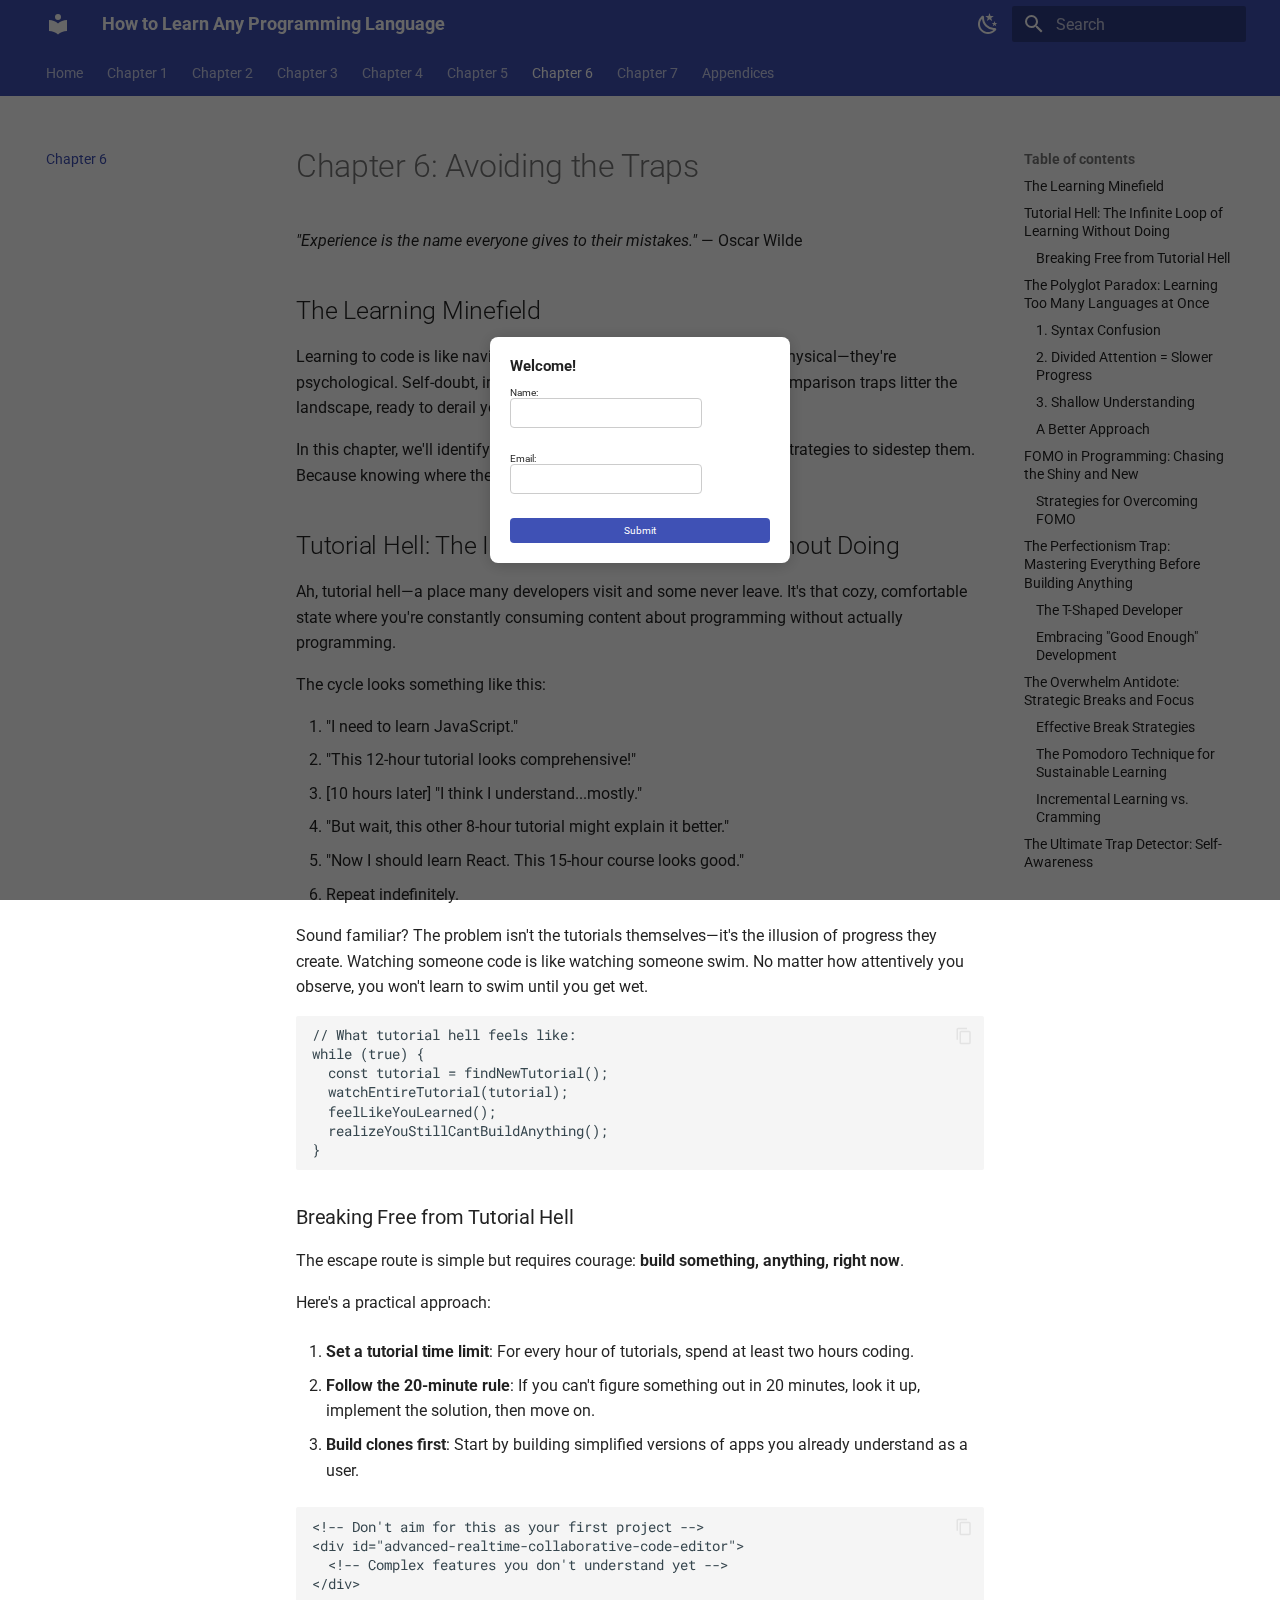
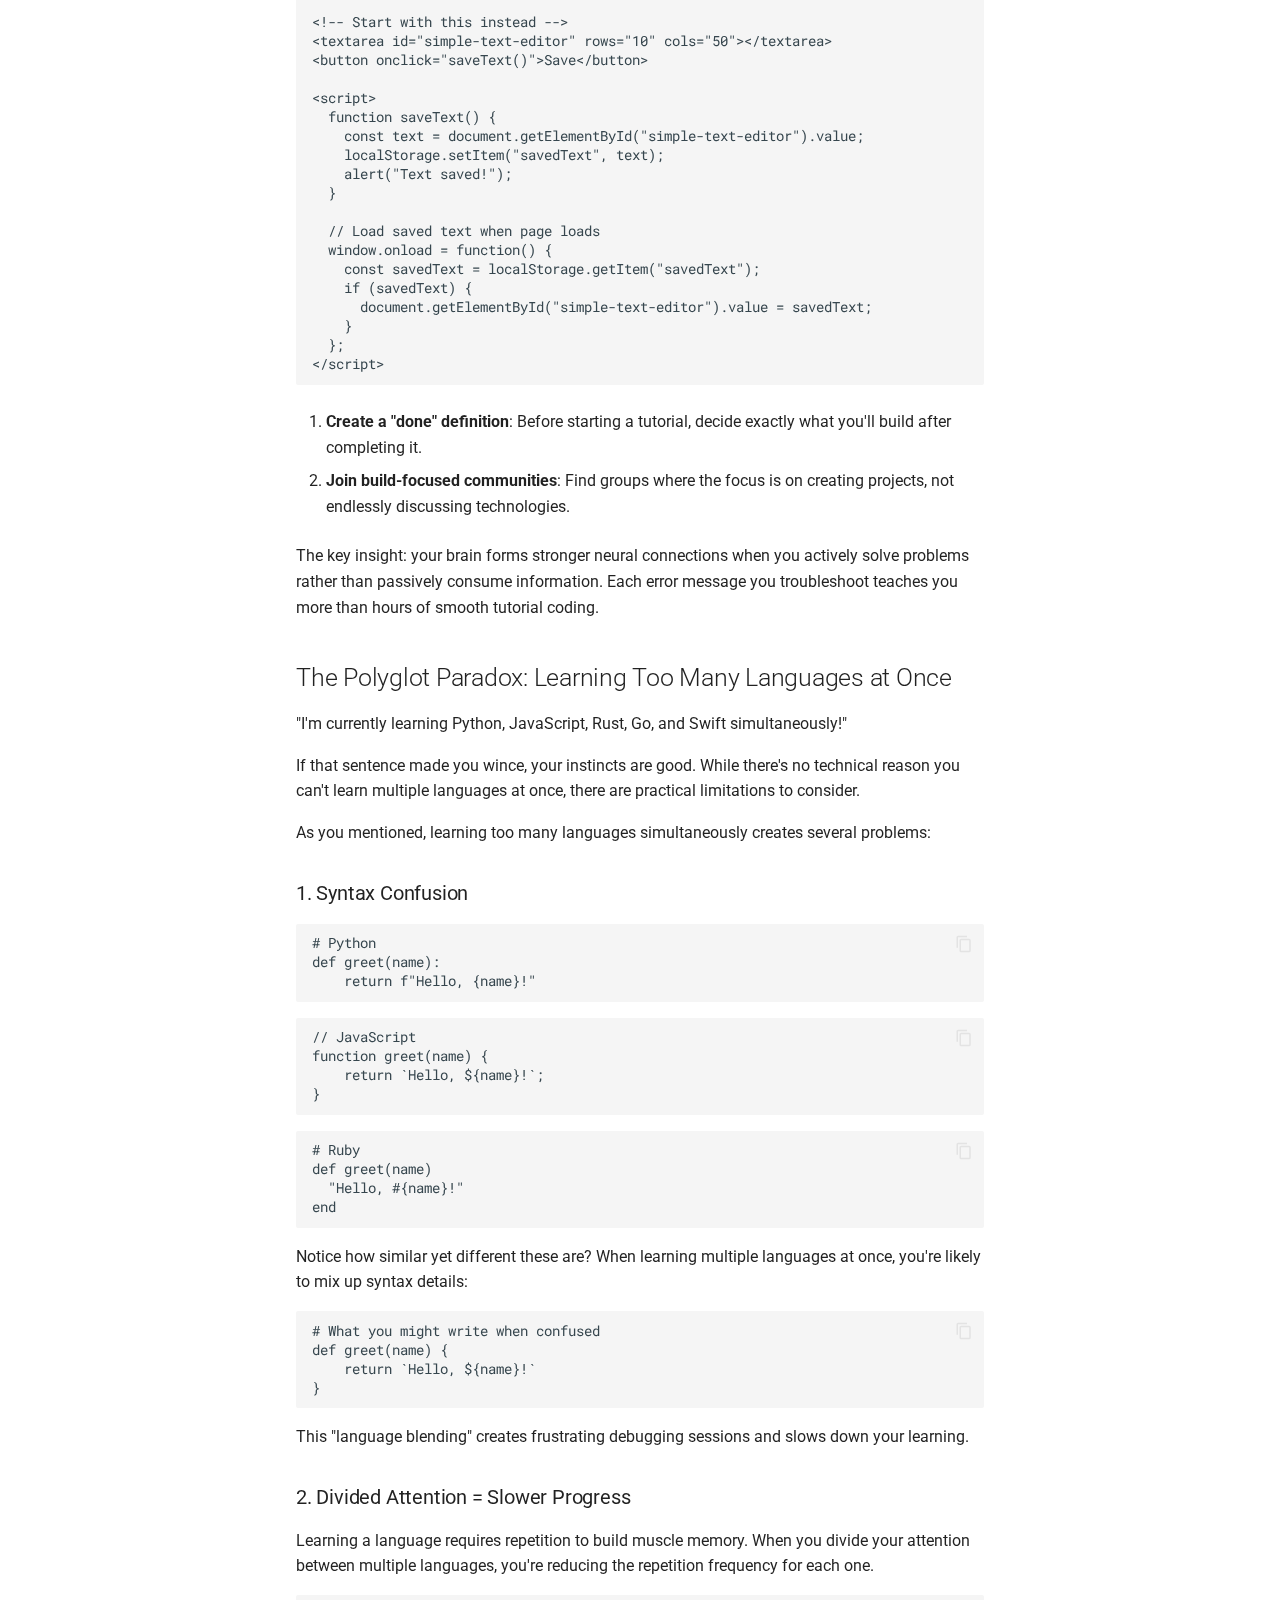
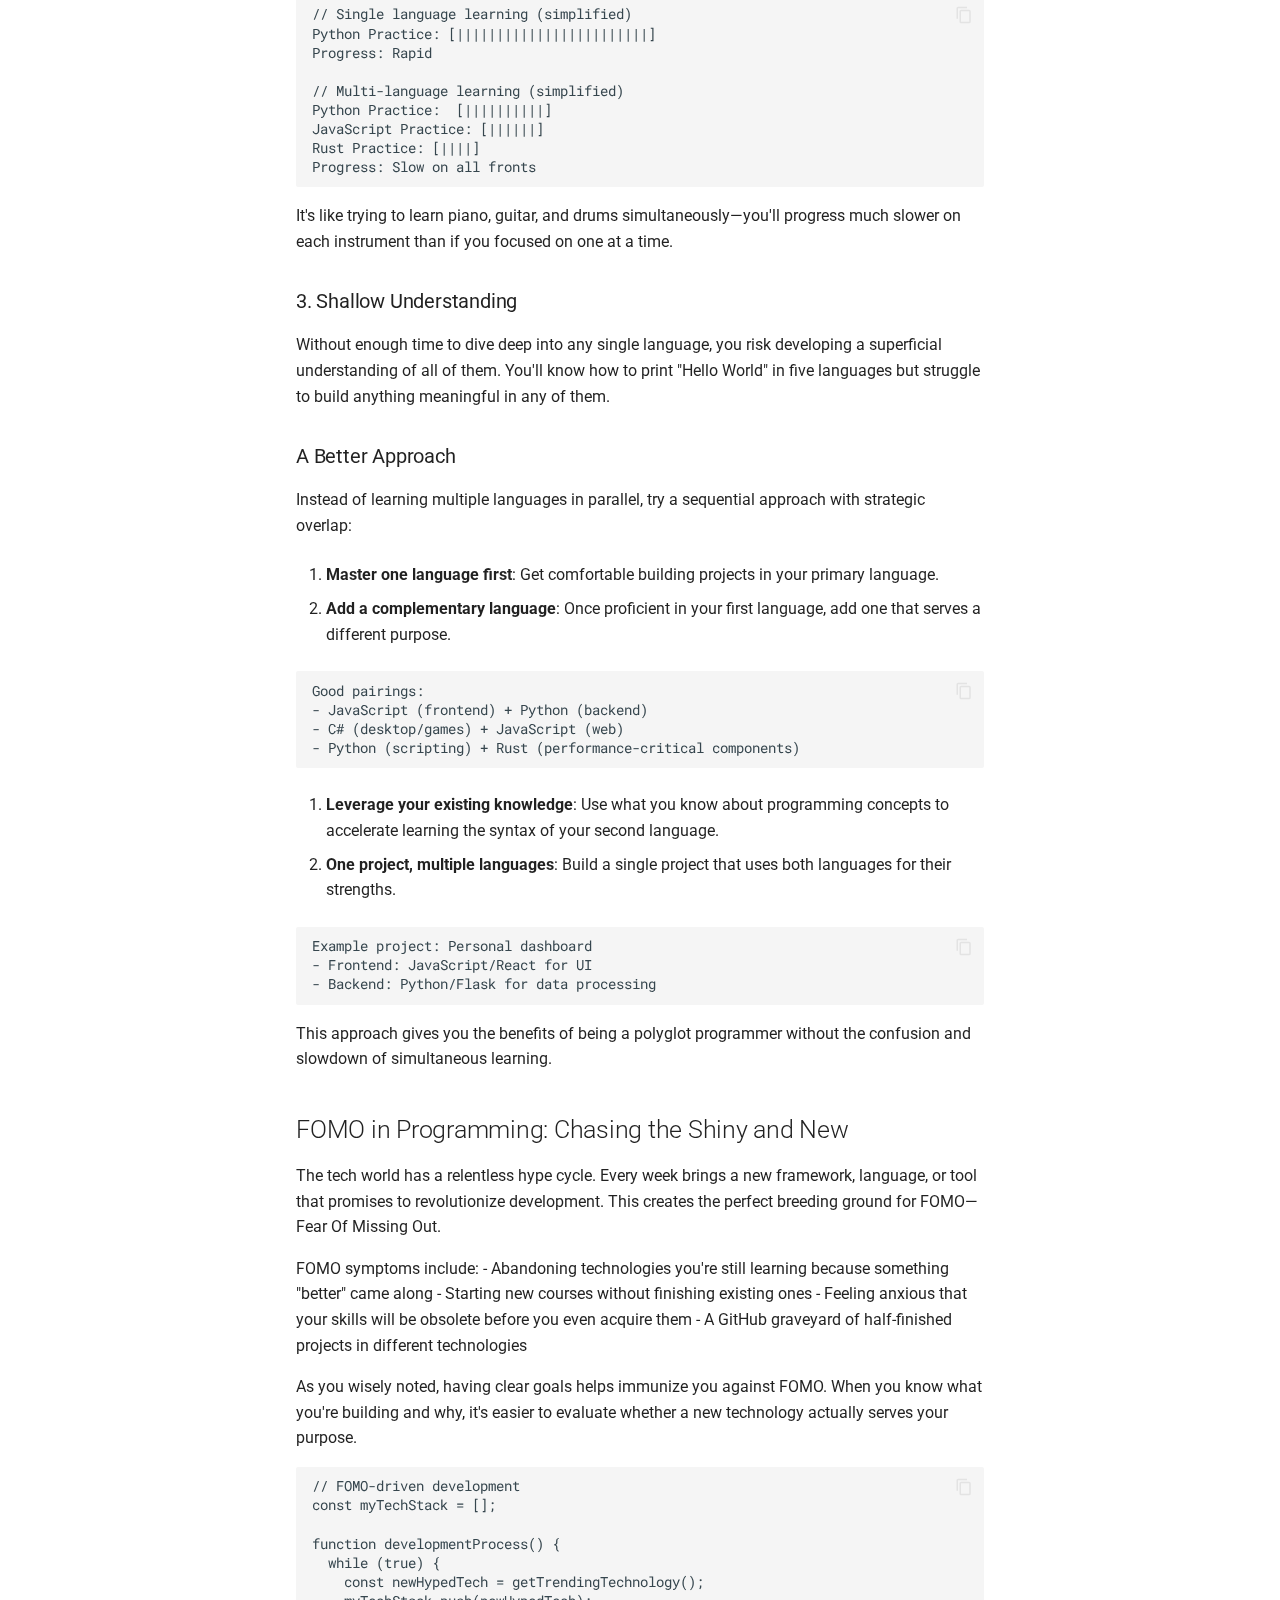
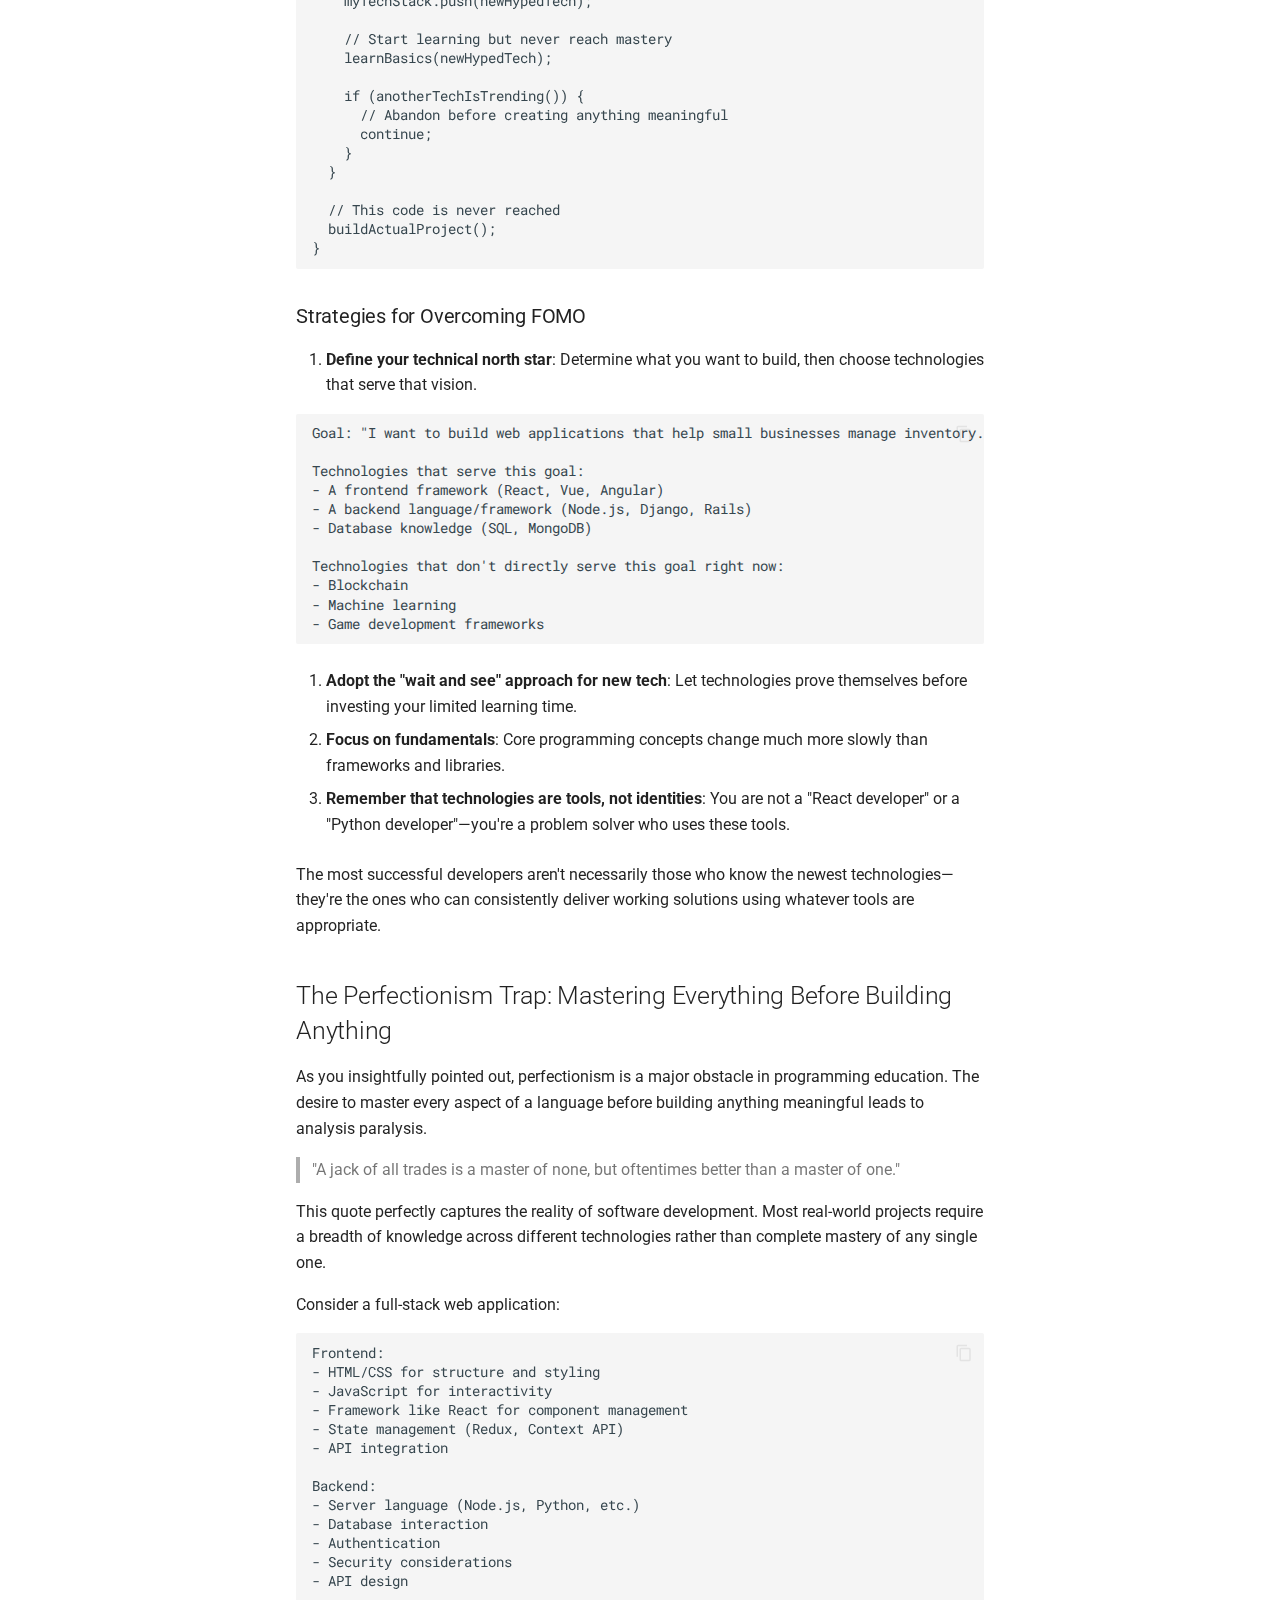
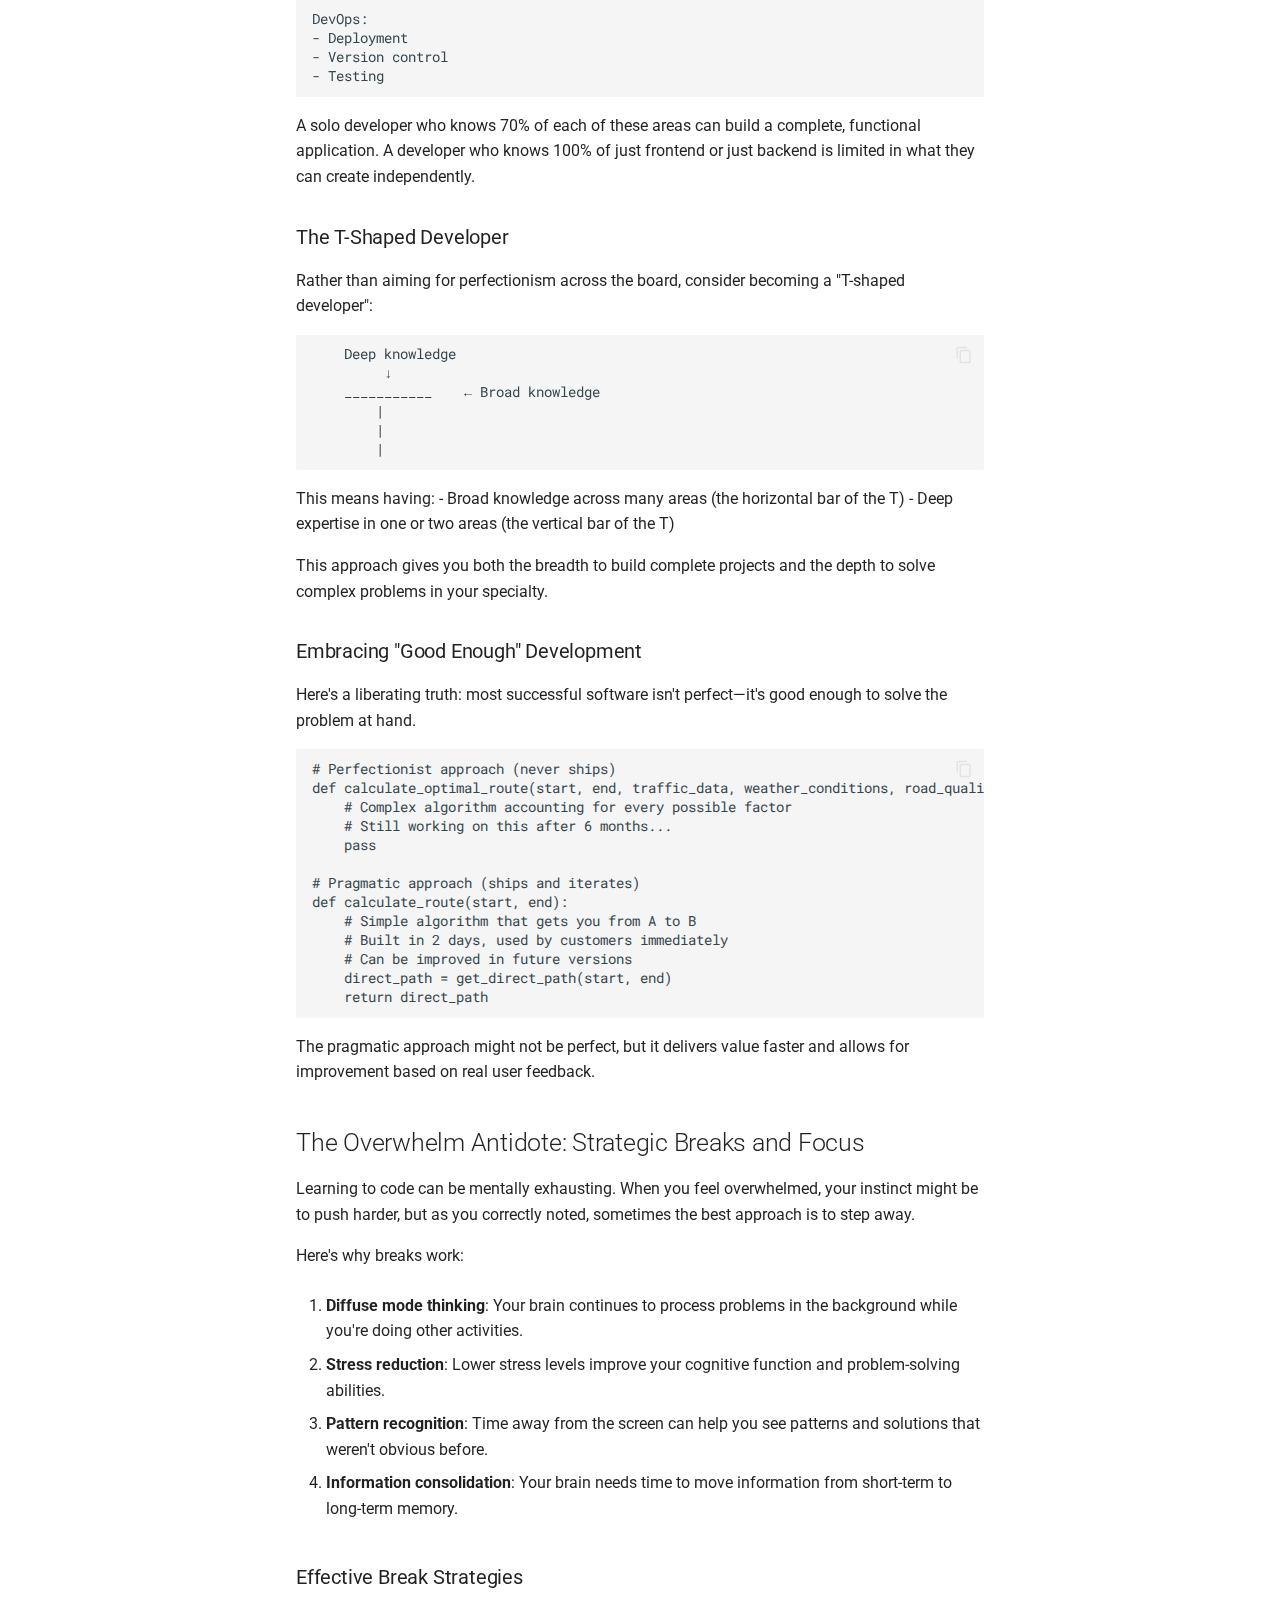
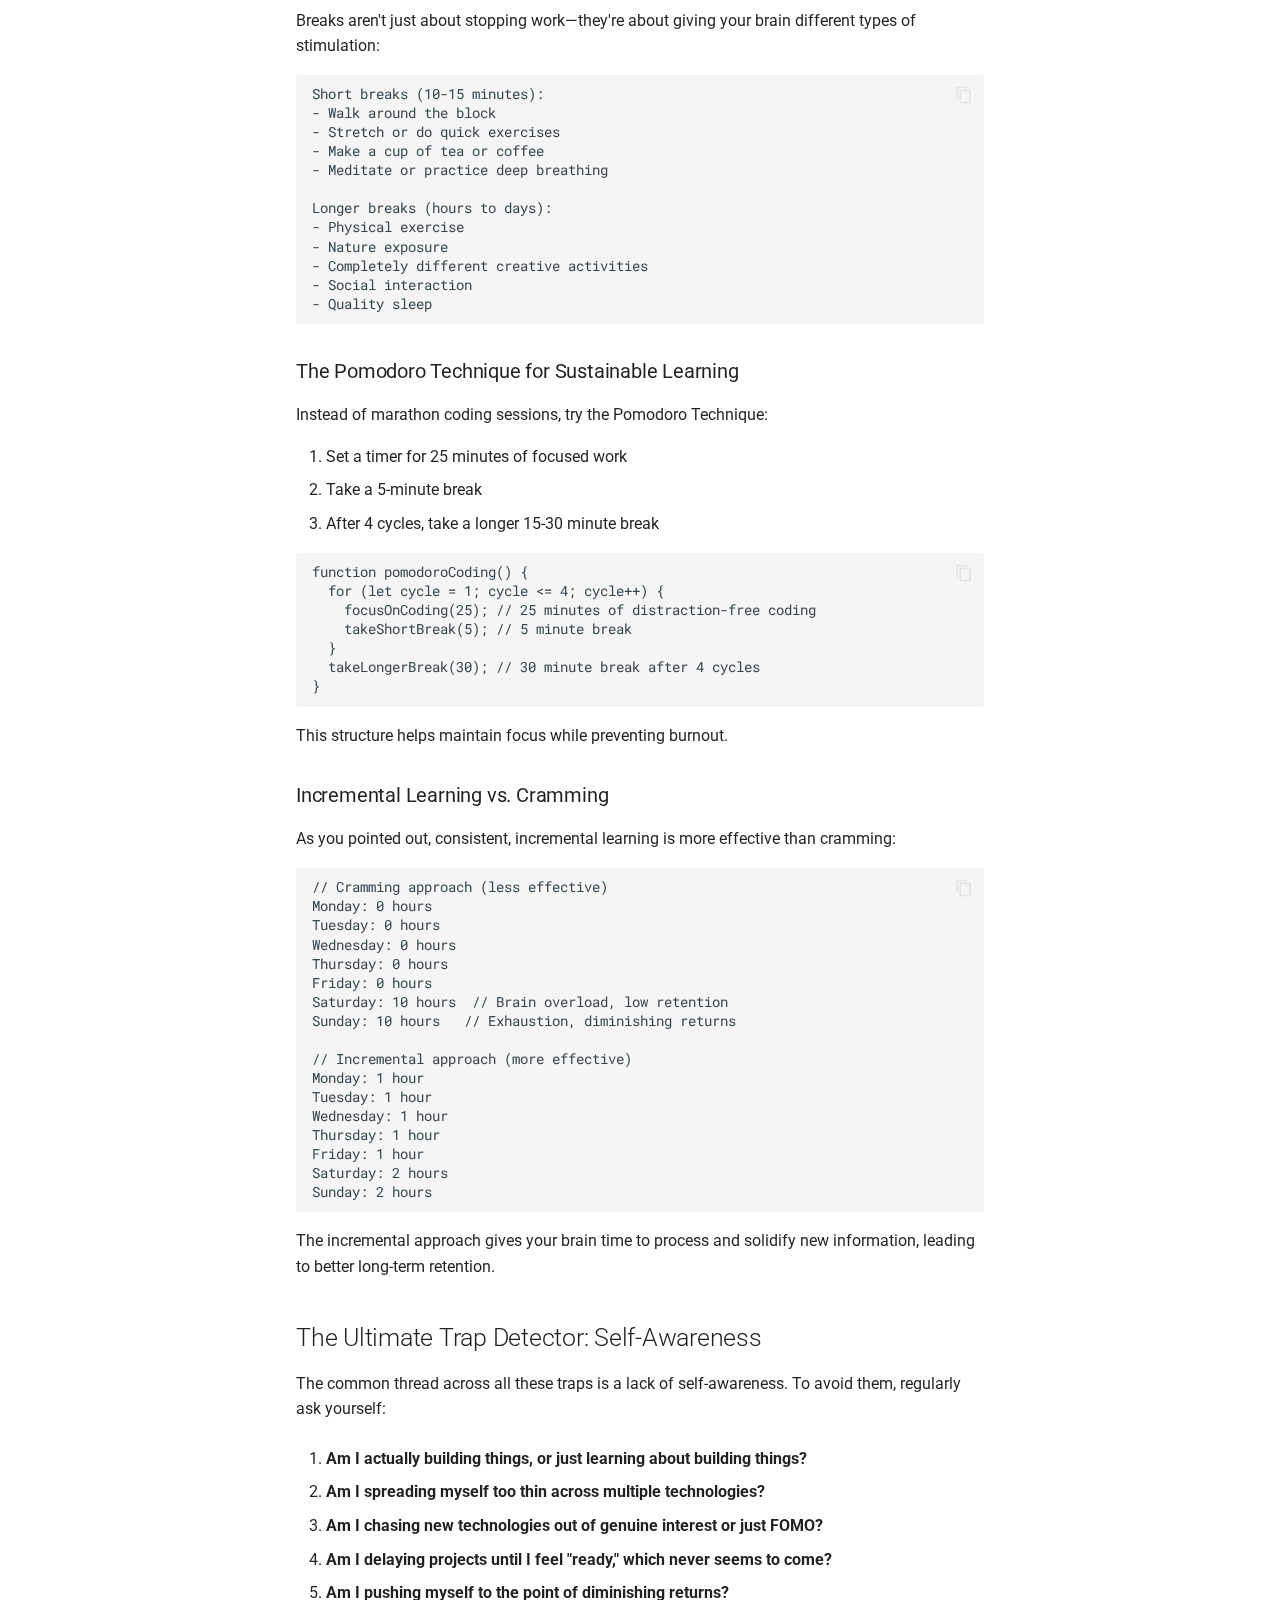
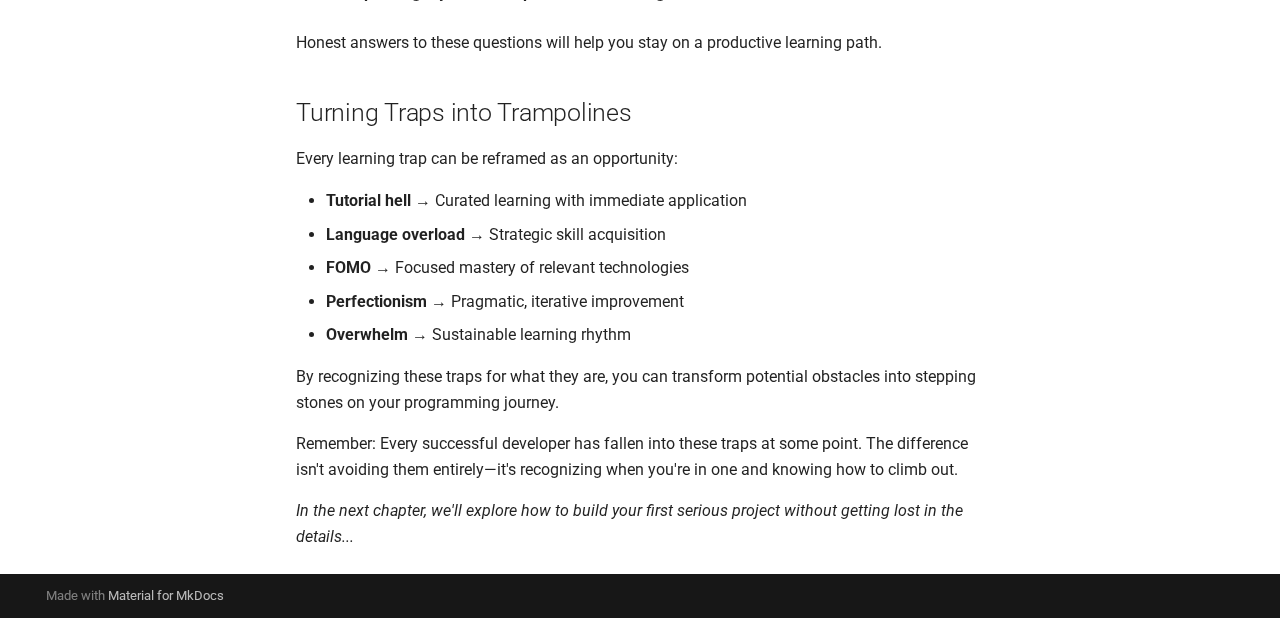
<file: Chapter 6 Avoiding the Traps/index.html>
<!doctype html>
<html lang="en" class="no-js">
  <head>
    
      <meta charset="utf-8">
      <meta name="viewport" content="width=device-width,initial-scale=1">
      
      
      
      
        <link rel="prev" href="../Chapter%205%20How%20to%20Think%20in%20Multiple%20Languages/">
      
      
        <link rel="next" href="../Chapter%207%20Your%20Repeatable%20Learning%20System/">
      
      
      <link rel="icon" href="../assets/images/favicon.png">
      <meta name="generator" content="mkdocs-1.6.1, mkdocs-material-9.6.16">
    
    
      
        <title>Chapter 6 - How to Learn Any Programming Language</title>
      
    
    
      <link rel="stylesheet" href="../assets/stylesheets/main.7e37652d.min.css">
      
        
        <link rel="stylesheet" href="../assets/stylesheets/palette.06af60db.min.css">
      
      


    
    
      
    
    
      
        
        
        <link rel="preconnect" href="https://fonts.gstatic.com" crossorigin>
        <link rel="stylesheet" href="https://fonts.googleapis.com/css?family=Roboto:300,300i,400,400i,700,700i%7CRoboto+Mono:400,400i,700,700i&display=fallback">
        <style>:root{--md-text-font:"Roboto";--md-code-font:"Roboto Mono"}</style>
      
    
    
      <link rel="stylesheet" href="../css/custom.css">
    
    <script>__md_scope=new URL("..",location),__md_hash=e=>[...e].reduce(((e,_)=>(e<<5)-e+_.charCodeAt(0)),0),__md_get=(e,_=localStorage,t=__md_scope)=>JSON.parse(_.getItem(t.pathname+"."+e)),__md_set=(e,_,t=localStorage,a=__md_scope)=>{try{t.setItem(a.pathname+"."+e,JSON.stringify(_))}catch(e){}}</script>
    
      

    
    
    
  </head>
  
  
    
    
      
    
    
    
    
    <body dir="ltr" data-md-color-scheme="default" data-md-color-primary="indigo" data-md-color-accent="indigo">
  
    
    <input class="md-toggle" data-md-toggle="drawer" type="checkbox" id="__drawer" autocomplete="off">
    <input class="md-toggle" data-md-toggle="search" type="checkbox" id="__search" autocomplete="off">
    <label class="md-overlay" for="__drawer"></label>
    <div data-md-component="skip">
      
        
        <a href="#chapter-6-avoiding-the-traps" class="md-skip">
          Skip to content
        </a>
      
    </div>
    <div data-md-component="announce">
      
    </div>
    
    
      

<header class="md-header" data-md-component="header">
  <nav class="md-header__inner md-grid" aria-label="Header">
    <a href=".." title="How to Learn Any Programming Language" class="md-header__button md-logo" aria-label="How to Learn Any Programming Language" data-md-component="logo">
      
  
  <svg xmlns="http://www.w3.org/2000/svg" viewBox="0 0 24 24"><path d="M12 8a3 3 0 0 0 3-3 3 3 0 0 0-3-3 3 3 0 0 0-3 3 3 3 0 0 0 3 3m0 3.54C9.64 9.35 6.5 8 3 8v11c3.5 0 6.64 1.35 9 3.54 2.36-2.19 5.5-3.54 9-3.54V8c-3.5 0-6.64 1.35-9 3.54"/></svg>

    </a>
    <label class="md-header__button md-icon" for="__drawer">
      
      <svg xmlns="http://www.w3.org/2000/svg" viewBox="0 0 24 24"><path d="M3 6h18v2H3zm0 5h18v2H3zm0 5h18v2H3z"/></svg>
    </label>
    <div class="md-header__title" data-md-component="header-title">
      <div class="md-header__ellipsis">
        <div class="md-header__topic">
          <span class="md-ellipsis">
            How to Learn Any Programming Language
          </span>
        </div>
        <div class="md-header__topic" data-md-component="header-topic">
          <span class="md-ellipsis">
            
              Chapter 6
            
          </span>
        </div>
      </div>
    </div>
    
      
        <form class="md-header__option" data-md-component="palette">
  
    
    
    
    <input class="md-option" data-md-color-media="" data-md-color-scheme="default" data-md-color-primary="indigo" data-md-color-accent="indigo"  aria-label="Switch to dark mode"  type="radio" name="__palette" id="__palette_0">
    
      <label class="md-header__button md-icon" title="Switch to dark mode" for="__palette_1" hidden>
        <svg xmlns="http://www.w3.org/2000/svg" viewBox="0 0 24 24"><path d="m17.75 4.09-2.53 1.94.91 3.06-2.63-1.81-2.63 1.81.91-3.06-2.53-1.94L12.44 4l1.06-3 1.06 3zm3.5 6.91-1.64 1.25.59 1.98-1.7-1.17-1.7 1.17.59-1.98L15.75 11l2.06-.05L18.5 9l.69 1.95zm-2.28 4.95c.83-.08 1.72 1.1 1.19 1.85-.32.45-.66.87-1.08 1.27C15.17 23 8.84 23 4.94 19.07c-3.91-3.9-3.91-10.24 0-14.14.4-.4.82-.76 1.27-1.08.75-.53 1.93.36 1.85 1.19-.27 2.86.69 5.83 2.89 8.02a9.96 9.96 0 0 0 8.02 2.89m-1.64 2.02a12.08 12.08 0 0 1-7.8-3.47c-2.17-2.19-3.33-5-3.49-7.82-2.81 3.14-2.7 7.96.31 10.98 3.02 3.01 7.84 3.12 10.98.31"/></svg>
      </label>
    
  
    
    
    
    <input class="md-option" data-md-color-media="" data-md-color-scheme="slate" data-md-color-primary="indigo" data-md-color-accent="indigo"  aria-label="Switch to light mode"  type="radio" name="__palette" id="__palette_1">
    
      <label class="md-header__button md-icon" title="Switch to light mode" for="__palette_0" hidden>
        <svg xmlns="http://www.w3.org/2000/svg" viewBox="0 0 24 24"><path d="M12 7a5 5 0 0 1 5 5 5 5 0 0 1-5 5 5 5 0 0 1-5-5 5 5 0 0 1 5-5m0 2a3 3 0 0 0-3 3 3 3 0 0 0 3 3 3 3 0 0 0 3-3 3 3 0 0 0-3-3m0-7 2.39 3.42C13.65 5.15 12.84 5 12 5s-1.65.15-2.39.42zM3.34 7l4.16-.35A7.2 7.2 0 0 0 5.94 8.5c-.44.74-.69 1.5-.83 2.29zm.02 10 1.76-3.77a7.131 7.131 0 0 0 2.38 4.14zM20.65 7l-1.77 3.79a7.02 7.02 0 0 0-2.38-4.15zm-.01 10-4.14.36c.59-.51 1.12-1.14 1.54-1.86.42-.73.69-1.5.83-2.29zM12 22l-2.41-3.44c.74.27 1.55.44 2.41.44.82 0 1.63-.17 2.37-.44z"/></svg>
      </label>
    
  
</form>
      
    
    
      <script>var palette=__md_get("__palette");if(palette&&palette.color){if("(prefers-color-scheme)"===palette.color.media){var media=matchMedia("(prefers-color-scheme: light)"),input=document.querySelector(media.matches?"[data-md-color-media='(prefers-color-scheme: light)']":"[data-md-color-media='(prefers-color-scheme: dark)']");palette.color.media=input.getAttribute("data-md-color-media"),palette.color.scheme=input.getAttribute("data-md-color-scheme"),palette.color.primary=input.getAttribute("data-md-color-primary"),palette.color.accent=input.getAttribute("data-md-color-accent")}for(var[key,value]of Object.entries(palette.color))document.body.setAttribute("data-md-color-"+key,value)}</script>
    
    
    
      
      
        <label class="md-header__button md-icon" for="__search">
          
          <svg xmlns="http://www.w3.org/2000/svg" viewBox="0 0 24 24"><path d="M9.5 3A6.5 6.5 0 0 1 16 9.5c0 1.61-.59 3.09-1.56 4.23l.27.27h.79l5 5-1.5 1.5-5-5v-.79l-.27-.27A6.52 6.52 0 0 1 9.5 16 6.5 6.5 0 0 1 3 9.5 6.5 6.5 0 0 1 9.5 3m0 2C7 5 5 7 5 9.5S7 14 9.5 14 14 12 14 9.5 12 5 9.5 5"/></svg>
        </label>
        <div class="md-search" data-md-component="search" role="dialog">
  <label class="md-search__overlay" for="__search"></label>
  <div class="md-search__inner" role="search">
    <form class="md-search__form" name="search">
      <input type="text" class="md-search__input" name="query" aria-label="Search" placeholder="Search" autocapitalize="off" autocorrect="off" autocomplete="off" spellcheck="false" data-md-component="search-query" required>
      <label class="md-search__icon md-icon" for="__search">
        
        <svg xmlns="http://www.w3.org/2000/svg" viewBox="0 0 24 24"><path d="M9.5 3A6.5 6.5 0 0 1 16 9.5c0 1.61-.59 3.09-1.56 4.23l.27.27h.79l5 5-1.5 1.5-5-5v-.79l-.27-.27A6.52 6.52 0 0 1 9.5 16 6.5 6.5 0 0 1 3 9.5 6.5 6.5 0 0 1 9.5 3m0 2C7 5 5 7 5 9.5S7 14 9.5 14 14 12 14 9.5 12 5 9.5 5"/></svg>
        
        <svg xmlns="http://www.w3.org/2000/svg" viewBox="0 0 24 24"><path d="M20 11v2H8l5.5 5.5-1.42 1.42L4.16 12l7.92-7.92L13.5 5.5 8 11z"/></svg>
      </label>
      <nav class="md-search__options" aria-label="Search">
        
        <button type="reset" class="md-search__icon md-icon" title="Clear" aria-label="Clear" tabindex="-1">
          
          <svg xmlns="http://www.w3.org/2000/svg" viewBox="0 0 24 24"><path d="M19 6.41 17.59 5 12 10.59 6.41 5 5 6.41 10.59 12 5 17.59 6.41 19 12 13.41 17.59 19 19 17.59 13.41 12z"/></svg>
        </button>
      </nav>
      
        <div class="md-search__suggest" data-md-component="search-suggest"></div>
      
    </form>
    <div class="md-search__output">
      <div class="md-search__scrollwrap" tabindex="0" data-md-scrollfix>
        <div class="md-search-result" data-md-component="search-result">
          <div class="md-search-result__meta">
            Initializing search
          </div>
          <ol class="md-search-result__list" role="presentation"></ol>
        </div>
      </div>
    </div>
  </div>
</div>
      
    
    
  </nav>
  
</header>
    
    <div class="md-container" data-md-component="container">
      
      
        
          
            
<nav class="md-tabs" aria-label="Tabs" data-md-component="tabs">
  <div class="md-grid">
    <ul class="md-tabs__list">
      
        
  
  
  
  
    <li class="md-tabs__item">
      <a href=".." class="md-tabs__link">
        
  
  
    
  
  Home

      </a>
    </li>
  

      
        
  
  
  
  
    <li class="md-tabs__item">
      <a href="../Chapter%201%20Start%20with%20Why/" class="md-tabs__link">
        
  
  
    
  
  Chapter 1

      </a>
    </li>
  

      
        
  
  
  
  
    <li class="md-tabs__item">
      <a href="../Chapter%202%20The%20Syntax%20Mindset/" class="md-tabs__link">
        
  
  
    
  
  Chapter 2

      </a>
    </li>
  

      
        
  
  
  
  
    <li class="md-tabs__item">
      <a href="../Chapter%203%20Learn%20the%20Core%20Skip%20the%20Noise/" class="md-tabs__link">
        
  
  
    
  
  Chapter 3

      </a>
    </li>
  

      
        
  
  
  
  
    <li class="md-tabs__item">
      <a href="../Chapter%204%20Build%20First%20Learn%20Along/" class="md-tabs__link">
        
  
  
    
  
  Chapter 4

      </a>
    </li>
  

      
        
  
  
  
  
    <li class="md-tabs__item">
      <a href="../Chapter%205%20How%20to%20Think%20in%20Multiple%20Languages/" class="md-tabs__link">
        
  
  
    
  
  Chapter 5

      </a>
    </li>
  

      
        
  
  
  
    
  
  
    <li class="md-tabs__item md-tabs__item--active">
      <a href="./" class="md-tabs__link">
        
  
  
    
  
  Chapter 6

      </a>
    </li>
  

      
        
  
  
  
  
    <li class="md-tabs__item">
      <a href="../Chapter%207%20Your%20Repeatable%20Learning%20System/" class="md-tabs__link">
        
  
  
    
  
  Chapter 7

      </a>
    </li>
  

      
        
  
  
  
  
    <li class="md-tabs__item">
      <a href="../Appendices/" class="md-tabs__link">
        
  
  
    
  
  Appendices

      </a>
    </li>
  

      
    </ul>
  </div>
</nav>
          
        
      
      <main class="md-main" data-md-component="main">
        <div class="md-main__inner md-grid">
          
            
              
              <div class="md-sidebar md-sidebar--primary" data-md-component="sidebar" data-md-type="navigation" >
                <div class="md-sidebar__scrollwrap">
                  <div class="md-sidebar__inner">
                    


  


<nav class="md-nav md-nav--primary md-nav--lifted" aria-label="Navigation" data-md-level="0">
  <label class="md-nav__title" for="__drawer">
    <a href=".." title="How to Learn Any Programming Language" class="md-nav__button md-logo" aria-label="How to Learn Any Programming Language" data-md-component="logo">
      
  
  <svg xmlns="http://www.w3.org/2000/svg" viewBox="0 0 24 24"><path d="M12 8a3 3 0 0 0 3-3 3 3 0 0 0-3-3 3 3 0 0 0-3 3 3 3 0 0 0 3 3m0 3.54C9.64 9.35 6.5 8 3 8v11c3.5 0 6.64 1.35 9 3.54 2.36-2.19 5.5-3.54 9-3.54V8c-3.5 0-6.64 1.35-9 3.54"/></svg>

    </a>
    How to Learn Any Programming Language
  </label>
  
  <ul class="md-nav__list" data-md-scrollfix>
    
      
      
  
  
  
  
    <li class="md-nav__item">
      <a href=".." class="md-nav__link">
        
  
  
  <span class="md-ellipsis">
    Home
    
  </span>
  

      </a>
    </li>
  

    
      
      
  
  
  
  
    <li class="md-nav__item">
      <a href="../Chapter%201%20Start%20with%20Why/" class="md-nav__link">
        
  
  
  <span class="md-ellipsis">
    Chapter 1
    
  </span>
  

      </a>
    </li>
  

    
      
      
  
  
  
  
    <li class="md-nav__item">
      <a href="../Chapter%202%20The%20Syntax%20Mindset/" class="md-nav__link">
        
  
  
  <span class="md-ellipsis">
    Chapter 2
    
  </span>
  

      </a>
    </li>
  

    
      
      
  
  
  
  
    <li class="md-nav__item">
      <a href="../Chapter%203%20Learn%20the%20Core%20Skip%20the%20Noise/" class="md-nav__link">
        
  
  
  <span class="md-ellipsis">
    Chapter 3
    
  </span>
  

      </a>
    </li>
  

    
      
      
  
  
  
  
    <li class="md-nav__item">
      <a href="../Chapter%204%20Build%20First%20Learn%20Along/" class="md-nav__link">
        
  
  
  <span class="md-ellipsis">
    Chapter 4
    
  </span>
  

      </a>
    </li>
  

    
      
      
  
  
  
  
    <li class="md-nav__item">
      <a href="../Chapter%205%20How%20to%20Think%20in%20Multiple%20Languages/" class="md-nav__link">
        
  
  
  <span class="md-ellipsis">
    Chapter 5
    
  </span>
  

      </a>
    </li>
  

    
      
      
  
  
    
  
  
  
    <li class="md-nav__item md-nav__item--active">
      
      <input class="md-nav__toggle md-toggle" type="checkbox" id="__toc">
      
      
        
      
      
        <label class="md-nav__link md-nav__link--active" for="__toc">
          
  
  
  <span class="md-ellipsis">
    Chapter 6
    
  </span>
  

          <span class="md-nav__icon md-icon"></span>
        </label>
      
      <a href="./" class="md-nav__link md-nav__link--active">
        
  
  
  <span class="md-ellipsis">
    Chapter 6
    
  </span>
  

      </a>
      
        

<nav class="md-nav md-nav--secondary" aria-label="Table of contents">
  
  
  
    
  
  
    <label class="md-nav__title" for="__toc">
      <span class="md-nav__icon md-icon"></span>
      Table of contents
    </label>
    <ul class="md-nav__list" data-md-component="toc" data-md-scrollfix>
      
        <li class="md-nav__item">
  <a href="#the-learning-minefield" class="md-nav__link">
    <span class="md-ellipsis">
      The Learning Minefield
    </span>
  </a>
  
</li>
      
        <li class="md-nav__item">
  <a href="#tutorial-hell-the-infinite-loop-of-learning-without-doing" class="md-nav__link">
    <span class="md-ellipsis">
      Tutorial Hell: The Infinite Loop of Learning Without Doing
    </span>
  </a>
  
    <nav class="md-nav" aria-label="Tutorial Hell: The Infinite Loop of Learning Without Doing">
      <ul class="md-nav__list">
        
          <li class="md-nav__item">
  <a href="#breaking-free-from-tutorial-hell" class="md-nav__link">
    <span class="md-ellipsis">
      Breaking Free from Tutorial Hell
    </span>
  </a>
  
</li>
        
      </ul>
    </nav>
  
</li>
      
        <li class="md-nav__item">
  <a href="#the-polyglot-paradox-learning-too-many-languages-at-once" class="md-nav__link">
    <span class="md-ellipsis">
      The Polyglot Paradox: Learning Too Many Languages at Once
    </span>
  </a>
  
    <nav class="md-nav" aria-label="The Polyglot Paradox: Learning Too Many Languages at Once">
      <ul class="md-nav__list">
        
          <li class="md-nav__item">
  <a href="#1-syntax-confusion" class="md-nav__link">
    <span class="md-ellipsis">
      1. Syntax Confusion
    </span>
  </a>
  
</li>
        
          <li class="md-nav__item">
  <a href="#2-divided-attention-slower-progress" class="md-nav__link">
    <span class="md-ellipsis">
      2. Divided Attention = Slower Progress
    </span>
  </a>
  
</li>
        
          <li class="md-nav__item">
  <a href="#3-shallow-understanding" class="md-nav__link">
    <span class="md-ellipsis">
      3. Shallow Understanding
    </span>
  </a>
  
</li>
        
          <li class="md-nav__item">
  <a href="#a-better-approach" class="md-nav__link">
    <span class="md-ellipsis">
      A Better Approach
    </span>
  </a>
  
</li>
        
      </ul>
    </nav>
  
</li>
      
        <li class="md-nav__item">
  <a href="#fomo-in-programming-chasing-the-shiny-and-new" class="md-nav__link">
    <span class="md-ellipsis">
      FOMO in Programming: Chasing the Shiny and New
    </span>
  </a>
  
    <nav class="md-nav" aria-label="FOMO in Programming: Chasing the Shiny and New">
      <ul class="md-nav__list">
        
          <li class="md-nav__item">
  <a href="#strategies-for-overcoming-fomo" class="md-nav__link">
    <span class="md-ellipsis">
      Strategies for Overcoming FOMO
    </span>
  </a>
  
</li>
        
      </ul>
    </nav>
  
</li>
      
        <li class="md-nav__item">
  <a href="#the-perfectionism-trap-mastering-everything-before-building-anything" class="md-nav__link">
    <span class="md-ellipsis">
      The Perfectionism Trap: Mastering Everything Before Building Anything
    </span>
  </a>
  
    <nav class="md-nav" aria-label="The Perfectionism Trap: Mastering Everything Before Building Anything">
      <ul class="md-nav__list">
        
          <li class="md-nav__item">
  <a href="#the-t-shaped-developer" class="md-nav__link">
    <span class="md-ellipsis">
      The T-Shaped Developer
    </span>
  </a>
  
</li>
        
          <li class="md-nav__item">
  <a href="#embracing-good-enough-development" class="md-nav__link">
    <span class="md-ellipsis">
      Embracing "Good Enough" Development
    </span>
  </a>
  
</li>
        
      </ul>
    </nav>
  
</li>
      
        <li class="md-nav__item">
  <a href="#the-overwhelm-antidote-strategic-breaks-and-focus" class="md-nav__link">
    <span class="md-ellipsis">
      The Overwhelm Antidote: Strategic Breaks and Focus
    </span>
  </a>
  
    <nav class="md-nav" aria-label="The Overwhelm Antidote: Strategic Breaks and Focus">
      <ul class="md-nav__list">
        
          <li class="md-nav__item">
  <a href="#effective-break-strategies" class="md-nav__link">
    <span class="md-ellipsis">
      Effective Break Strategies
    </span>
  </a>
  
</li>
        
          <li class="md-nav__item">
  <a href="#the-pomodoro-technique-for-sustainable-learning" class="md-nav__link">
    <span class="md-ellipsis">
      The Pomodoro Technique for Sustainable Learning
    </span>
  </a>
  
</li>
        
          <li class="md-nav__item">
  <a href="#incremental-learning-vs-cramming" class="md-nav__link">
    <span class="md-ellipsis">
      Incremental Learning vs. Cramming
    </span>
  </a>
  
</li>
        
      </ul>
    </nav>
  
</li>
      
        <li class="md-nav__item">
  <a href="#the-ultimate-trap-detector-self-awareness" class="md-nav__link">
    <span class="md-ellipsis">
      The Ultimate Trap Detector: Self-Awareness
    </span>
  </a>
  
</li>
      
        <li class="md-nav__item">
  <a href="#turning-traps-into-trampolines" class="md-nav__link">
    <span class="md-ellipsis">
      Turning Traps into Trampolines
    </span>
  </a>
  
</li>
      
    </ul>
  
</nav>
      
    </li>
  

    
      
      
  
  
  
  
    <li class="md-nav__item">
      <a href="../Chapter%207%20Your%20Repeatable%20Learning%20System/" class="md-nav__link">
        
  
  
  <span class="md-ellipsis">
    Chapter 7
    
  </span>
  

      </a>
    </li>
  

    
      
      
  
  
  
  
    <li class="md-nav__item">
      <a href="../Appendices/" class="md-nav__link">
        
  
  
  <span class="md-ellipsis">
    Appendices
    
  </span>
  

      </a>
    </li>
  

    
  </ul>
</nav>
                  </div>
                </div>
              </div>
            
            
              
              <div class="md-sidebar md-sidebar--secondary" data-md-component="sidebar" data-md-type="toc" >
                <div class="md-sidebar__scrollwrap">
                  <div class="md-sidebar__inner">
                    

<nav class="md-nav md-nav--secondary" aria-label="Table of contents">
  
  
  
    
  
  
    <label class="md-nav__title" for="__toc">
      <span class="md-nav__icon md-icon"></span>
      Table of contents
    </label>
    <ul class="md-nav__list" data-md-component="toc" data-md-scrollfix>
      
        <li class="md-nav__item">
  <a href="#the-learning-minefield" class="md-nav__link">
    <span class="md-ellipsis">
      The Learning Minefield
    </span>
  </a>
  
</li>
      
        <li class="md-nav__item">
  <a href="#tutorial-hell-the-infinite-loop-of-learning-without-doing" class="md-nav__link">
    <span class="md-ellipsis">
      Tutorial Hell: The Infinite Loop of Learning Without Doing
    </span>
  </a>
  
    <nav class="md-nav" aria-label="Tutorial Hell: The Infinite Loop of Learning Without Doing">
      <ul class="md-nav__list">
        
          <li class="md-nav__item">
  <a href="#breaking-free-from-tutorial-hell" class="md-nav__link">
    <span class="md-ellipsis">
      Breaking Free from Tutorial Hell
    </span>
  </a>
  
</li>
        
      </ul>
    </nav>
  
</li>
      
        <li class="md-nav__item">
  <a href="#the-polyglot-paradox-learning-too-many-languages-at-once" class="md-nav__link">
    <span class="md-ellipsis">
      The Polyglot Paradox: Learning Too Many Languages at Once
    </span>
  </a>
  
    <nav class="md-nav" aria-label="The Polyglot Paradox: Learning Too Many Languages at Once">
      <ul class="md-nav__list">
        
          <li class="md-nav__item">
  <a href="#1-syntax-confusion" class="md-nav__link">
    <span class="md-ellipsis">
      1. Syntax Confusion
    </span>
  </a>
  
</li>
        
          <li class="md-nav__item">
  <a href="#2-divided-attention-slower-progress" class="md-nav__link">
    <span class="md-ellipsis">
      2. Divided Attention = Slower Progress
    </span>
  </a>
  
</li>
        
          <li class="md-nav__item">
  <a href="#3-shallow-understanding" class="md-nav__link">
    <span class="md-ellipsis">
      3. Shallow Understanding
    </span>
  </a>
  
</li>
        
          <li class="md-nav__item">
  <a href="#a-better-approach" class="md-nav__link">
    <span class="md-ellipsis">
      A Better Approach
    </span>
  </a>
  
</li>
        
      </ul>
    </nav>
  
</li>
      
        <li class="md-nav__item">
  <a href="#fomo-in-programming-chasing-the-shiny-and-new" class="md-nav__link">
    <span class="md-ellipsis">
      FOMO in Programming: Chasing the Shiny and New
    </span>
  </a>
  
    <nav class="md-nav" aria-label="FOMO in Programming: Chasing the Shiny and New">
      <ul class="md-nav__list">
        
          <li class="md-nav__item">
  <a href="#strategies-for-overcoming-fomo" class="md-nav__link">
    <span class="md-ellipsis">
      Strategies for Overcoming FOMO
    </span>
  </a>
  
</li>
        
      </ul>
    </nav>
  
</li>
      
        <li class="md-nav__item">
  <a href="#the-perfectionism-trap-mastering-everything-before-building-anything" class="md-nav__link">
    <span class="md-ellipsis">
      The Perfectionism Trap: Mastering Everything Before Building Anything
    </span>
  </a>
  
    <nav class="md-nav" aria-label="The Perfectionism Trap: Mastering Everything Before Building Anything">
      <ul class="md-nav__list">
        
          <li class="md-nav__item">
  <a href="#the-t-shaped-developer" class="md-nav__link">
    <span class="md-ellipsis">
      The T-Shaped Developer
    </span>
  </a>
  
</li>
        
          <li class="md-nav__item">
  <a href="#embracing-good-enough-development" class="md-nav__link">
    <span class="md-ellipsis">
      Embracing "Good Enough" Development
    </span>
  </a>
  
</li>
        
      </ul>
    </nav>
  
</li>
      
        <li class="md-nav__item">
  <a href="#the-overwhelm-antidote-strategic-breaks-and-focus" class="md-nav__link">
    <span class="md-ellipsis">
      The Overwhelm Antidote: Strategic Breaks and Focus
    </span>
  </a>
  
    <nav class="md-nav" aria-label="The Overwhelm Antidote: Strategic Breaks and Focus">
      <ul class="md-nav__list">
        
          <li class="md-nav__item">
  <a href="#effective-break-strategies" class="md-nav__link">
    <span class="md-ellipsis">
      Effective Break Strategies
    </span>
  </a>
  
</li>
        
          <li class="md-nav__item">
  <a href="#the-pomodoro-technique-for-sustainable-learning" class="md-nav__link">
    <span class="md-ellipsis">
      The Pomodoro Technique for Sustainable Learning
    </span>
  </a>
  
</li>
        
          <li class="md-nav__item">
  <a href="#incremental-learning-vs-cramming" class="md-nav__link">
    <span class="md-ellipsis">
      Incremental Learning vs. Cramming
    </span>
  </a>
  
</li>
        
      </ul>
    </nav>
  
</li>
      
        <li class="md-nav__item">
  <a href="#the-ultimate-trap-detector-self-awareness" class="md-nav__link">
    <span class="md-ellipsis">
      The Ultimate Trap Detector: Self-Awareness
    </span>
  </a>
  
</li>
      
        <li class="md-nav__item">
  <a href="#turning-traps-into-trampolines" class="md-nav__link">
    <span class="md-ellipsis">
      Turning Traps into Trampolines
    </span>
  </a>
  
</li>
      
    </ul>
  
</nav>
                  </div>
                </div>
              </div>
            
          
          
            <div class="md-content" data-md-component="content">
              <article class="md-content__inner md-typeset">
                
                  



<h1 id="chapter-6-avoiding-the-traps">Chapter 6: Avoiding the Traps<a class="headerlink" href="#chapter-6-avoiding-the-traps" title="Permanent link">&para;</a></h1>
<p><em>"Experience is the name everyone gives to their mistakes."</em> — Oscar Wilde</p>
<h2 id="the-learning-minefield">The Learning Minefield<a class="headerlink" href="#the-learning-minefield" title="Permanent link">&para;</a></h2>
<p>Learning to code is like navigating a minefield. The explosives aren't physical—they're psychological. Self-doubt, information overload, perfectionism, and comparison traps litter the landscape, ready to derail your progress.</p>
<p>In this chapter, we'll identify these common traps and equip you with strategies to sidestep them. Because knowing where the mines are is half the battle.</p>
<h2 id="tutorial-hell-the-infinite-loop-of-learning-without-doing">Tutorial Hell: The Infinite Loop of Learning Without Doing<a class="headerlink" href="#tutorial-hell-the-infinite-loop-of-learning-without-doing" title="Permanent link">&para;</a></h2>
<p>Ah, tutorial hell—a place many developers visit and some never leave. It's that cozy, comfortable state where you're constantly consuming content about programming without actually programming.</p>
<p>The cycle looks something like this:</p>
<ol>
<li>"I need to learn JavaScript."</li>
<li>"This 12-hour tutorial looks comprehensive!"</li>
<li>[10 hours later] "I think I understand...mostly."</li>
<li>"But wait, this other 8-hour tutorial might explain it better."</li>
<li>"Now I should learn React. This 15-hour course looks good."</li>
<li>Repeat indefinitely.</li>
</ol>
<p>Sound familiar? The problem isn't the tutorials themselves—it's the illusion of progress they create. Watching someone code is like watching someone swim. No matter how attentively you observe, you won't learn to swim until you get wet.</p>
<div class="codehilite"><pre><span></span><code><span class="c1">// What tutorial hell feels like:</span>
<span class="k">while</span><span class="w"> </span><span class="p">(</span><span class="kc">true</span><span class="p">)</span><span class="w"> </span><span class="p">{</span>
<span class="w">  </span><span class="kd">const</span><span class="w"> </span><span class="nx">tutorial</span><span class="w"> </span><span class="o">=</span><span class="w"> </span><span class="nx">findNewTutorial</span><span class="p">();</span>
<span class="w">  </span><span class="nx">watchEntireTutorial</span><span class="p">(</span><span class="nx">tutorial</span><span class="p">);</span>
<span class="w">  </span><span class="nx">feelLikeYouLearned</span><span class="p">();</span>
<span class="w">  </span><span class="nx">realizeYouStillCantBuildAnything</span><span class="p">();</span>
<span class="p">}</span>
</code></pre></div>

<h3 id="breaking-free-from-tutorial-hell">Breaking Free from Tutorial Hell<a class="headerlink" href="#breaking-free-from-tutorial-hell" title="Permanent link">&para;</a></h3>
<p>The escape route is simple but requires courage: <strong>build something, anything, right now</strong>.</p>
<p>Here's a practical approach:</p>
<ol>
<li>
<p><strong>Set a tutorial time limit</strong>: For every hour of tutorials, spend at least two hours coding.</p>
</li>
<li>
<p><strong>Follow the 20-minute rule</strong>: If you can't figure something out in 20 minutes, look it up, implement the solution, then move on.</p>
</li>
<li>
<p><strong>Build clones first</strong>: Start by building simplified versions of apps you already understand as a user.</p>
</li>
</ol>
<div class="codehilite"><pre><span></span><code><span class="cm">&lt;!-- Don&#39;t aim for this as your first project --&gt;</span>
<span class="p">&lt;</span><span class="nt">div</span> <span class="na">id</span><span class="o">=</span><span class="s">&quot;advanced-realtime-collaborative-code-editor&quot;</span><span class="p">&gt;</span>
  <span class="cm">&lt;!-- Complex features you don&#39;t understand yet --&gt;</span>
<span class="p">&lt;/</span><span class="nt">div</span><span class="p">&gt;</span>

<span class="cm">&lt;!-- Start with this instead --&gt;</span>
<span class="p">&lt;</span><span class="nt">textarea</span> <span class="na">id</span><span class="o">=</span><span class="s">&quot;simple-text-editor&quot;</span> <span class="na">rows</span><span class="o">=</span><span class="s">&quot;10&quot;</span> <span class="na">cols</span><span class="o">=</span><span class="s">&quot;50&quot;</span><span class="p">&gt;&lt;/</span><span class="nt">textarea</span><span class="p">&gt;</span>
<span class="p">&lt;</span><span class="nt">button</span> <span class="na">onclick</span><span class="o">=</span><span class="s">&quot;saveText()&quot;</span><span class="p">&gt;</span>Save<span class="p">&lt;/</span><span class="nt">button</span><span class="p">&gt;</span>

<span class="p">&lt;</span><span class="nt">script</span><span class="p">&gt;</span>
<span class="w">  </span><span class="kd">function</span><span class="w"> </span><span class="nx">saveText</span><span class="p">()</span><span class="w"> </span><span class="p">{</span>
<span class="w">    </span><span class="kd">const</span><span class="w"> </span><span class="nx">text</span><span class="w"> </span><span class="o">=</span><span class="w"> </span><span class="nb">document</span><span class="p">.</span><span class="nx">getElementById</span><span class="p">(</span><span class="s2">&quot;simple-text-editor&quot;</span><span class="p">).</span><span class="nx">value</span><span class="p">;</span>
<span class="w">    </span><span class="nx">localStorage</span><span class="p">.</span><span class="nx">setItem</span><span class="p">(</span><span class="s2">&quot;savedText&quot;</span><span class="p">,</span><span class="w"> </span><span class="nx">text</span><span class="p">);</span>
<span class="w">    </span><span class="nx">alert</span><span class="p">(</span><span class="s2">&quot;Text saved!&quot;</span><span class="p">);</span>
<span class="w">  </span><span class="p">}</span>

<span class="w">  </span><span class="c1">// Load saved text when page loads</span>
<span class="w">  </span><span class="nb">window</span><span class="p">.</span><span class="nx">onload</span><span class="w"> </span><span class="o">=</span><span class="w"> </span><span class="kd">function</span><span class="p">()</span><span class="w"> </span><span class="p">{</span>
<span class="w">    </span><span class="kd">const</span><span class="w"> </span><span class="nx">savedText</span><span class="w"> </span><span class="o">=</span><span class="w"> </span><span class="nx">localStorage</span><span class="p">.</span><span class="nx">getItem</span><span class="p">(</span><span class="s2">&quot;savedText&quot;</span><span class="p">);</span>
<span class="w">    </span><span class="k">if</span><span class="w"> </span><span class="p">(</span><span class="nx">savedText</span><span class="p">)</span><span class="w"> </span><span class="p">{</span>
<span class="w">      </span><span class="nb">document</span><span class="p">.</span><span class="nx">getElementById</span><span class="p">(</span><span class="s2">&quot;simple-text-editor&quot;</span><span class="p">).</span><span class="nx">value</span><span class="w"> </span><span class="o">=</span><span class="w"> </span><span class="nx">savedText</span><span class="p">;</span>
<span class="w">    </span><span class="p">}</span>
<span class="w">  </span><span class="p">};</span>
<span class="p">&lt;/</span><span class="nt">script</span><span class="p">&gt;</span>
</code></pre></div>

<ol>
<li>
<p><strong>Create a "done" definition</strong>: Before starting a tutorial, decide exactly what you'll build after completing it.</p>
</li>
<li>
<p><strong>Join build-focused communities</strong>: Find groups where the focus is on creating projects, not endlessly discussing technologies.</p>
</li>
</ol>
<p>The key insight: your brain forms stronger neural connections when you actively solve problems rather than passively consume information. Each error message you troubleshoot teaches you more than hours of smooth tutorial coding.</p>
<h2 id="the-polyglot-paradox-learning-too-many-languages-at-once">The Polyglot Paradox: Learning Too Many Languages at Once<a class="headerlink" href="#the-polyglot-paradox-learning-too-many-languages-at-once" title="Permanent link">&para;</a></h2>
<p>"I'm currently learning Python, JavaScript, Rust, Go, and Swift simultaneously!"</p>
<p>If that sentence made you wince, your instincts are good. While there's no technical reason you can't learn multiple languages at once, there are practical limitations to consider.</p>
<p>As you mentioned, learning too many languages simultaneously creates several problems:</p>
<h3 id="1-syntax-confusion">1. Syntax Confusion<a class="headerlink" href="#1-syntax-confusion" title="Permanent link">&para;</a></h3>
<div class="codehilite"><pre><span></span><code><span class="c1"># Python</span>
<span class="k">def</span><span class="w"> </span><span class="nf">greet</span><span class="p">(</span><span class="n">name</span><span class="p">):</span>
    <span class="k">return</span> <span class="sa">f</span><span class="s2">&quot;Hello, </span><span class="si">{</span><span class="n">name</span><span class="si">}</span><span class="s2">!&quot;</span>
</code></pre></div>

<div class="codehilite"><pre><span></span><code><span class="c1">// JavaScript</span>
<span class="kd">function</span><span class="w"> </span><span class="nx">greet</span><span class="p">(</span><span class="nx">name</span><span class="p">)</span><span class="w"> </span><span class="p">{</span>
<span class="w">    </span><span class="k">return</span><span class="w"> </span><span class="sb">`Hello, </span><span class="si">${</span><span class="nx">name</span><span class="si">}</span><span class="sb">!`</span><span class="p">;</span>
<span class="p">}</span>
</code></pre></div>

<div class="codehilite"><pre><span></span><code><span class="c1"># Ruby</span>
<span class="k">def</span><span class="w"> </span><span class="nf">greet</span><span class="p">(</span><span class="nb">name</span><span class="p">)</span>
<span class="w">  </span><span class="s2">&quot;Hello, </span><span class="si">#{</span><span class="nb">name</span><span class="si">}</span><span class="s2">!&quot;</span>
<span class="k">end</span>
</code></pre></div>

<p>Notice how similar yet different these are? When learning multiple languages at once, you're likely to mix up syntax details:</p>
<div class="codehilite"><pre><span></span><code><span class="c1"># What you might write when confused</span>
<span class="k">def</span><span class="w"> </span><span class="nf">greet</span><span class="p">(</span><span class="n">name</span><span class="p">)</span> <span class="p">{</span>
    <span class="k">return</span> <span class="err">`</span><span class="n">Hello</span><span class="p">,</span> <span class="err">$</span><span class="p">{</span><span class="n">name</span><span class="p">}</span><span class="err">!`</span>
<span class="p">}</span>
</code></pre></div>

<p>This "language blending" creates frustrating debugging sessions and slows down your learning.</p>
<h3 id="2-divided-attention-slower-progress">2. Divided Attention = Slower Progress<a class="headerlink" href="#2-divided-attention-slower-progress" title="Permanent link">&para;</a></h3>
<p>Learning a language requires repetition to build muscle memory. When you divide your attention between multiple languages, you're reducing the repetition frequency for each one.</p>
<div class="codehilite"><pre><span></span><code><span class="c1">// Single language learning (simplified)</span>
<span class="nx">Python</span><span class="w"> </span><span class="nx">Practice</span><span class="p">:</span><span class="w"> </span><span class="p">[</span><span class="o">||||||||||||||||||||||||</span><span class="p">]</span><span class="w"> </span>
<span class="nx">Progress</span><span class="p">:</span><span class="w"> </span><span class="nx">Rapid</span>

<span class="c1">// Multi-language learning (simplified)</span>
<span class="nx">Python</span><span class="w"> </span><span class="nx">Practice</span><span class="p">:</span><span class="w">  </span><span class="p">[</span><span class="o">||||||||||</span><span class="p">]</span>
<span class="nx">JavaScript</span><span class="w"> </span><span class="nx">Practice</span><span class="p">:</span><span class="w"> </span><span class="p">[</span><span class="o">||||||</span><span class="p">]</span>
<span class="nx">Rust</span><span class="w"> </span><span class="nx">Practice</span><span class="p">:</span><span class="w"> </span><span class="p">[</span><span class="o">||||</span><span class="p">]</span>
<span class="nx">Progress</span><span class="p">:</span><span class="w"> </span><span class="nx">Slow</span><span class="w"> </span><span class="nx">on</span><span class="w"> </span><span class="nx">all</span><span class="w"> </span><span class="nx">fronts</span>
</code></pre></div>

<p>It's like trying to learn piano, guitar, and drums simultaneously—you'll progress much slower on each instrument than if you focused on one at a time.</p>
<h3 id="3-shallow-understanding">3. Shallow Understanding<a class="headerlink" href="#3-shallow-understanding" title="Permanent link">&para;</a></h3>
<p>Without enough time to dive deep into any single language, you risk developing a superficial understanding of all of them. You'll know how to print "Hello World" in five languages but struggle to build anything meaningful in any of them.</p>
<h3 id="a-better-approach">A Better Approach<a class="headerlink" href="#a-better-approach" title="Permanent link">&para;</a></h3>
<p>Instead of learning multiple languages in parallel, try a sequential approach with strategic overlap:</p>
<ol>
<li>
<p><strong>Master one language first</strong>: Get comfortable building projects in your primary language.</p>
</li>
<li>
<p><strong>Add a complementary language</strong>: Once proficient in your first language, add one that serves a different purpose.</p>
</li>
</ol>
<div class="codehilite"><pre><span></span><code>Good pairings:
- JavaScript (frontend) + Python (backend)
- C# (desktop/games) + JavaScript (web)
- Python (scripting) + Rust (performance-critical components)
</code></pre></div>

<ol>
<li>
<p><strong>Leverage your existing knowledge</strong>: Use what you know about programming concepts to accelerate learning the syntax of your second language.</p>
</li>
<li>
<p><strong>One project, multiple languages</strong>: Build a single project that uses both languages for their strengths.</p>
</li>
</ol>
<div class="codehilite"><pre><span></span><code><span class="nv">Example</span><span class="w"> </span><span class="nv">project</span>:<span class="w"> </span><span class="nv">Personal</span><span class="w"> </span><span class="nv">dashboard</span>
<span class="o">-</span><span class="w"> </span><span class="nv">Frontend</span>:<span class="w"> </span><span class="nv">JavaScript</span><span class="o">/</span><span class="nv">React</span><span class="w"> </span><span class="k">for</span><span class="w"> </span><span class="nv">UI</span>
<span class="o">-</span><span class="w"> </span><span class="nv">Backend</span>:<span class="w"> </span><span class="nv">Python</span><span class="o">/</span><span class="nv">Flask</span><span class="w"> </span><span class="k">for</span><span class="w"> </span><span class="nv">data</span><span class="w"> </span><span class="nv">processing</span>
</code></pre></div>

<p>This approach gives you the benefits of being a polyglot programmer without the confusion and slowdown of simultaneous learning.</p>
<h2 id="fomo-in-programming-chasing-the-shiny-and-new">FOMO in Programming: Chasing the Shiny and New<a class="headerlink" href="#fomo-in-programming-chasing-the-shiny-and-new" title="Permanent link">&para;</a></h2>
<p>The tech world has a relentless hype cycle. Every week brings a new framework, language, or tool that promises to revolutionize development. This creates the perfect breeding ground for FOMO—Fear Of Missing Out.</p>
<p>FOMO symptoms include:
- Abandoning technologies you're still learning because something "better" came along
- Starting new courses without finishing existing ones
- Feeling anxious that your skills will be obsolete before you even acquire them
- A GitHub graveyard of half-finished projects in different technologies</p>
<p>As you wisely noted, having clear goals helps immunize you against FOMO. When you know what you're building and why, it's easier to evaluate whether a new technology actually serves your purpose.</p>
<div class="codehilite"><pre><span></span><code><span class="c1">// FOMO-driven development</span>
<span class="kd">const</span><span class="w"> </span><span class="nx">myTechStack</span><span class="w"> </span><span class="o">=</span><span class="w"> </span><span class="p">[];</span>

<span class="kd">function</span><span class="w"> </span><span class="nx">developmentProcess</span><span class="p">()</span><span class="w"> </span><span class="p">{</span>
<span class="w">  </span><span class="k">while</span><span class="w"> </span><span class="p">(</span><span class="kc">true</span><span class="p">)</span><span class="w"> </span><span class="p">{</span>
<span class="w">    </span><span class="kd">const</span><span class="w"> </span><span class="nx">newHypedTech</span><span class="w"> </span><span class="o">=</span><span class="w"> </span><span class="nx">getTrendingTechnology</span><span class="p">();</span>
<span class="w">    </span><span class="nx">myTechStack</span><span class="p">.</span><span class="nx">push</span><span class="p">(</span><span class="nx">newHypedTech</span><span class="p">);</span>

<span class="w">    </span><span class="c1">// Start learning but never reach mastery</span>
<span class="w">    </span><span class="nx">learnBasics</span><span class="p">(</span><span class="nx">newHypedTech</span><span class="p">);</span>

<span class="w">    </span><span class="k">if</span><span class="w"> </span><span class="p">(</span><span class="nx">anotherTechIsTrending</span><span class="p">())</span><span class="w"> </span><span class="p">{</span>
<span class="w">      </span><span class="c1">// Abandon before creating anything meaningful</span>
<span class="w">      </span><span class="k">continue</span><span class="p">;</span>
<span class="w">    </span><span class="p">}</span>
<span class="w">  </span><span class="p">}</span>

<span class="w">  </span><span class="c1">// This code is never reached</span>
<span class="w">  </span><span class="nx">buildActualProject</span><span class="p">();</span>
<span class="p">}</span>
</code></pre></div>

<h3 id="strategies-for-overcoming-fomo">Strategies for Overcoming FOMO<a class="headerlink" href="#strategies-for-overcoming-fomo" title="Permanent link">&para;</a></h3>
<ol>
<li><strong>Define your technical north star</strong>: Determine what you want to build, then choose technologies that serve that vision.</li>
</ol>
<div class="codehilite"><pre><span></span><code>Goal: &quot;I want to build web applications that help small businesses manage inventory.&quot;

Technologies that serve this goal:
- A frontend framework (React, Vue, Angular)
- A backend language/framework (Node.js, Django, Rails)
- Database knowledge (SQL, MongoDB)

Technologies that don&#39;t directly serve this goal right now:
- Blockchain
- Machine learning
- Game development frameworks
</code></pre></div>

<ol>
<li>
<p><strong>Adopt the "wait and see" approach for new tech</strong>: Let technologies prove themselves before investing your limited learning time.</p>
</li>
<li>
<p><strong>Focus on fundamentals</strong>: Core programming concepts change much more slowly than frameworks and libraries.</p>
</li>
<li>
<p><strong>Remember that technologies are tools, not identities</strong>: You are not a "React developer" or a "Python developer"—you're a problem solver who uses these tools.</p>
</li>
</ol>
<p>The most successful developers aren't necessarily those who know the newest technologies—they're the ones who can consistently deliver working solutions using whatever tools are appropriate.</p>
<h2 id="the-perfectionism-trap-mastering-everything-before-building-anything">The Perfectionism Trap: Mastering Everything Before Building Anything<a class="headerlink" href="#the-perfectionism-trap-mastering-everything-before-building-anything" title="Permanent link">&para;</a></h2>
<p>As you insightfully pointed out, perfectionism is a major obstacle in programming education. The desire to master every aspect of a language before building anything meaningful leads to analysis paralysis.</p>
<blockquote>
<p>"A jack of all trades is a master of none, but oftentimes better than a master of one."</p>
</blockquote>
<p>This quote perfectly captures the reality of software development. Most real-world projects require a breadth of knowledge across different technologies rather than complete mastery of any single one.</p>
<p>Consider a full-stack web application:</p>
<div class="codehilite"><pre><span></span><code><span class="nv">Frontend</span>:
<span class="o">-</span><span class="w"> </span><span class="nv">HTML</span><span class="o">/</span><span class="nv">CSS</span><span class="w"> </span><span class="k">for</span><span class="w"> </span><span class="nv">structure</span><span class="w"> </span><span class="nv">and</span><span class="w"> </span><span class="nv">styling</span>
<span class="o">-</span><span class="w"> </span><span class="nv">JavaScript</span><span class="w"> </span><span class="k">for</span><span class="w"> </span><span class="nv">interactivity</span>
<span class="o">-</span><span class="w"> </span><span class="nv">Framework</span><span class="w"> </span><span class="nv">like</span><span class="w"> </span><span class="nv">React</span><span class="w"> </span><span class="k">for</span><span class="w"> </span><span class="nv">component</span><span class="w"> </span><span class="nv">management</span>
<span class="o">-</span><span class="w"> </span><span class="nv">State</span><span class="w"> </span><span class="nv">management</span><span class="w"> </span><span class="ss">(</span><span class="nv">Redux</span>,<span class="w"> </span><span class="nv">Context</span><span class="w"> </span><span class="nv">API</span><span class="ss">)</span>
<span class="o">-</span><span class="w"> </span><span class="nv">API</span><span class="w"> </span><span class="nv">integration</span>

<span class="nv">Backend</span>:
<span class="o">-</span><span class="w"> </span><span class="nv">Server</span><span class="w"> </span><span class="nv">language</span><span class="w"> </span><span class="ss">(</span><span class="nv">Node</span>.<span class="nv">js</span>,<span class="w"> </span><span class="nv">Python</span>,<span class="w"> </span><span class="nv">etc</span>.<span class="ss">)</span>
<span class="o">-</span><span class="w"> </span><span class="nv">Database</span><span class="w"> </span><span class="nv">interaction</span>
<span class="o">-</span><span class="w"> </span><span class="nv">Authentication</span>
<span class="o">-</span><span class="w"> </span><span class="nv">Security</span><span class="w"> </span><span class="nv">considerations</span>
<span class="o">-</span><span class="w"> </span><span class="nv">API</span><span class="w"> </span><span class="nv">design</span>

<span class="nv">DevOps</span>:
<span class="o">-</span><span class="w"> </span><span class="nv">Deployment</span>
<span class="o">-</span><span class="w"> </span><span class="nv">Version</span><span class="w"> </span><span class="nv">control</span>
<span class="o">-</span><span class="w"> </span><span class="nv">Testing</span>
</code></pre></div>

<p>A solo developer who knows 70% of each of these areas can build a complete, functional application. A developer who knows 100% of just frontend or just backend is limited in what they can create independently.</p>
<h3 id="the-t-shaped-developer">The T-Shaped Developer<a class="headerlink" href="#the-t-shaped-developer" title="Permanent link">&para;</a></h3>
<p>Rather than aiming for perfectionism across the board, consider becoming a "T-shaped developer":</p>
<div class="codehilite"><pre><span></span><code>    Deep knowledge
         ↓
    ___________    ← Broad knowledge
        |
        |
        |
</code></pre></div>

<p>This means having:
- Broad knowledge across many areas (the horizontal bar of the T)
- Deep expertise in one or two areas (the vertical bar of the T)</p>
<p>This approach gives you both the breadth to build complete projects and the depth to solve complex problems in your specialty.</p>
<h3 id="embracing-good-enough-development">Embracing "Good Enough" Development<a class="headerlink" href="#embracing-good-enough-development" title="Permanent link">&para;</a></h3>
<p>Here's a liberating truth: most successful software isn't perfect—it's good enough to solve the problem at hand.</p>
<div class="codehilite"><pre><span></span><code><span class="c1"># Perfectionist approach (never ships)</span>
<span class="k">def</span><span class="w"> </span><span class="nf">calculate_optimal_route</span><span class="p">(</span><span class="n">start</span><span class="p">,</span> <span class="n">end</span><span class="p">,</span> <span class="n">traffic_data</span><span class="p">,</span> <span class="n">weather_conditions</span><span class="p">,</span> <span class="n">road_quality</span><span class="p">,</span> <span class="n">driver_preferences</span><span class="p">,</span> <span class="n">vehicle_type</span><span class="p">,</span> <span class="n">fuel_efficiency</span><span class="p">,</span> <span class="n">time_of_day</span><span class="p">,</span> <span class="n">historical_patterns</span><span class="p">):</span>
    <span class="c1"># Complex algorithm accounting for every possible factor</span>
    <span class="c1"># Still working on this after 6 months...</span>
    <span class="k">pass</span>

<span class="c1"># Pragmatic approach (ships and iterates)</span>
<span class="k">def</span><span class="w"> </span><span class="nf">calculate_route</span><span class="p">(</span><span class="n">start</span><span class="p">,</span> <span class="n">end</span><span class="p">):</span>
    <span class="c1"># Simple algorithm that gets you from A to B</span>
    <span class="c1"># Built in 2 days, used by customers immediately</span>
    <span class="c1"># Can be improved in future versions</span>
    <span class="n">direct_path</span> <span class="o">=</span> <span class="n">get_direct_path</span><span class="p">(</span><span class="n">start</span><span class="p">,</span> <span class="n">end</span><span class="p">)</span>
    <span class="k">return</span> <span class="n">direct_path</span>
</code></pre></div>

<p>The pragmatic approach might not be perfect, but it delivers value faster and allows for improvement based on real user feedback.</p>
<h2 id="the-overwhelm-antidote-strategic-breaks-and-focus">The Overwhelm Antidote: Strategic Breaks and Focus<a class="headerlink" href="#the-overwhelm-antidote-strategic-breaks-and-focus" title="Permanent link">&para;</a></h2>
<p>Learning to code can be mentally exhausting. When you feel overwhelmed, your instinct might be to push harder, but as you correctly noted, sometimes the best approach is to step away.</p>
<p>Here's why breaks work:</p>
<ol>
<li>
<p><strong>Diffuse mode thinking</strong>: Your brain continues to process problems in the background while you're doing other activities.</p>
</li>
<li>
<p><strong>Stress reduction</strong>: Lower stress levels improve your cognitive function and problem-solving abilities.</p>
</li>
<li>
<p><strong>Pattern recognition</strong>: Time away from the screen can help you see patterns and solutions that weren't obvious before.</p>
</li>
<li>
<p><strong>Information consolidation</strong>: Your brain needs time to move information from short-term to long-term memory.</p>
</li>
</ol>
<h3 id="effective-break-strategies">Effective Break Strategies<a class="headerlink" href="#effective-break-strategies" title="Permanent link">&para;</a></h3>
<p>Breaks aren't just about stopping work—they're about giving your brain different types of stimulation:</p>
<div class="codehilite"><pre><span></span><code><span class="nv">Short</span><span class="w"> </span><span class="nv">breaks</span><span class="w"> </span><span class="ss">(</span><span class="mi">10</span><span class="o">-</span><span class="mi">15</span><span class="w"> </span><span class="nv">minutes</span><span class="ss">)</span>:
<span class="o">-</span><span class="w"> </span><span class="nv">Walk</span><span class="w"> </span><span class="nv">around</span><span class="w"> </span><span class="nv">the</span><span class="w"> </span><span class="nv">block</span>
<span class="o">-</span><span class="w"> </span><span class="nv">Stretch</span><span class="w"> </span><span class="nv">or</span><span class="w"> </span><span class="k">do</span><span class="w"> </span><span class="nv">quick</span><span class="w"> </span><span class="nv">exercises</span>
<span class="o">-</span><span class="w"> </span><span class="nv">Make</span><span class="w"> </span><span class="nv">a</span><span class="w"> </span><span class="nv">cup</span><span class="w"> </span><span class="nv">of</span><span class="w"> </span><span class="nv">tea</span><span class="w"> </span><span class="nv">or</span><span class="w"> </span><span class="nv">coffee</span>
<span class="o">-</span><span class="w"> </span><span class="nv">Meditate</span><span class="w"> </span><span class="nv">or</span><span class="w"> </span><span class="nv">practice</span><span class="w"> </span><span class="nv">deep</span><span class="w"> </span><span class="nv">breathing</span>

<span class="nv">Longer</span><span class="w"> </span><span class="nv">breaks</span><span class="w"> </span><span class="ss">(</span><span class="nv">hours</span><span class="w"> </span><span class="nv">to</span><span class="w"> </span><span class="nv">days</span><span class="ss">)</span>:
<span class="o">-</span><span class="w"> </span><span class="nv">Physical</span><span class="w"> </span><span class="nv">exercise</span>
<span class="o">-</span><span class="w"> </span><span class="nv">Nature</span><span class="w"> </span><span class="nv">exposure</span>
<span class="o">-</span><span class="w"> </span><span class="nv">Completely</span><span class="w"> </span><span class="nv">different</span><span class="w"> </span><span class="nv">creative</span><span class="w"> </span><span class="nv">activities</span>
<span class="o">-</span><span class="w"> </span><span class="nv">Social</span><span class="w"> </span><span class="nv">interaction</span>
<span class="o">-</span><span class="w"> </span><span class="nv">Quality</span><span class="w"> </span><span class="nv">sleep</span>
</code></pre></div>

<h3 id="the-pomodoro-technique-for-sustainable-learning">The Pomodoro Technique for Sustainable Learning<a class="headerlink" href="#the-pomodoro-technique-for-sustainable-learning" title="Permanent link">&para;</a></h3>
<p>Instead of marathon coding sessions, try the Pomodoro Technique:</p>
<ol>
<li>Set a timer for 25 minutes of focused work</li>
<li>Take a 5-minute break</li>
<li>After 4 cycles, take a longer 15-30 minute break</li>
</ol>
<div class="codehilite"><pre><span></span><code><span class="kd">function</span><span class="w"> </span><span class="nx">pomodoroCoding</span><span class="p">()</span><span class="w"> </span><span class="p">{</span>
<span class="w">  </span><span class="k">for</span><span class="w"> </span><span class="p">(</span><span class="kd">let</span><span class="w"> </span><span class="nx">cycle</span><span class="w"> </span><span class="o">=</span><span class="w"> </span><span class="mf">1</span><span class="p">;</span><span class="w"> </span><span class="nx">cycle</span><span class="w"> </span><span class="o">&lt;=</span><span class="w"> </span><span class="mf">4</span><span class="p">;</span><span class="w"> </span><span class="nx">cycle</span><span class="o">++</span><span class="p">)</span><span class="w"> </span><span class="p">{</span>
<span class="w">    </span><span class="nx">focusOnCoding</span><span class="p">(</span><span class="mf">25</span><span class="p">);</span><span class="w"> </span><span class="c1">// 25 minutes of distraction-free coding</span>
<span class="w">    </span><span class="nx">takeShortBreak</span><span class="p">(</span><span class="mf">5</span><span class="p">);</span><span class="w"> </span><span class="c1">// 5 minute break</span>
<span class="w">  </span><span class="p">}</span>
<span class="w">  </span><span class="nx">takeLongerBreak</span><span class="p">(</span><span class="mf">30</span><span class="p">);</span><span class="w"> </span><span class="c1">// 30 minute break after 4 cycles</span>
<span class="p">}</span>
</code></pre></div>

<p>This structure helps maintain focus while preventing burnout.</p>
<h3 id="incremental-learning-vs-cramming">Incremental Learning vs. Cramming<a class="headerlink" href="#incremental-learning-vs-cramming" title="Permanent link">&para;</a></h3>
<p>As you pointed out, consistent, incremental learning is more effective than cramming:</p>
<div class="codehilite"><pre><span></span><code><span class="o">//</span><span class="w"> </span><span class="n">Cramming</span><span class="w"> </span><span class="n">approach</span><span class="w"> </span><span class="p">(</span><span class="n">less</span><span class="w"> </span><span class="n">effective</span><span class="p">)</span>
<span class="n">Monday</span><span class="p">:</span><span class="w"> </span><span class="mi">0</span><span class="w"> </span><span class="n">hours</span>
<span class="n">Tuesday</span><span class="p">:</span><span class="w"> </span><span class="mi">0</span><span class="w"> </span><span class="n">hours</span>
<span class="n">Wednesday</span><span class="p">:</span><span class="w"> </span><span class="mi">0</span><span class="w"> </span><span class="n">hours</span>
<span class="n">Thursday</span><span class="p">:</span><span class="w"> </span><span class="mi">0</span><span class="w"> </span><span class="n">hours</span>
<span class="n">Friday</span><span class="p">:</span><span class="w"> </span><span class="mi">0</span><span class="w"> </span><span class="n">hours</span>
<span class="n">Saturday</span><span class="p">:</span><span class="w"> </span><span class="mi">10</span><span class="w"> </span><span class="n">hours</span><span class="w">  </span><span class="o">//</span><span class="w"> </span><span class="n">Brain</span><span class="w"> </span><span class="n">overload</span><span class="p">,</span><span class="w"> </span><span class="n">low</span><span class="w"> </span><span class="n">retention</span>
<span class="n">Sunday</span><span class="p">:</span><span class="w"> </span><span class="mi">10</span><span class="w"> </span><span class="n">hours</span><span class="w">   </span><span class="o">//</span><span class="w"> </span><span class="n">Exhaustion</span><span class="p">,</span><span class="w"> </span><span class="n">diminishing</span><span class="w"> </span><span class="n">returns</span>

<span class="o">//</span><span class="w"> </span><span class="n">Incremental</span><span class="w"> </span><span class="n">approach</span><span class="w"> </span><span class="p">(</span><span class="n">more</span><span class="w"> </span><span class="n">effective</span><span class="p">)</span>
<span class="n">Monday</span><span class="p">:</span><span class="w"> </span><span class="mi">1</span><span class="w"> </span><span class="n">hour</span>
<span class="n">Tuesday</span><span class="p">:</span><span class="w"> </span><span class="mi">1</span><span class="w"> </span><span class="n">hour</span>
<span class="n">Wednesday</span><span class="p">:</span><span class="w"> </span><span class="mi">1</span><span class="w"> </span><span class="n">hour</span>
<span class="n">Thursday</span><span class="p">:</span><span class="w"> </span><span class="mi">1</span><span class="w"> </span><span class="n">hour</span>
<span class="n">Friday</span><span class="p">:</span><span class="w"> </span><span class="mi">1</span><span class="w"> </span><span class="n">hour</span>
<span class="n">Saturday</span><span class="p">:</span><span class="w"> </span><span class="mi">2</span><span class="w"> </span><span class="n">hours</span>
<span class="n">Sunday</span><span class="p">:</span><span class="w"> </span><span class="mi">2</span><span class="w"> </span><span class="n">hours</span>
</code></pre></div>

<p>The incremental approach gives your brain time to process and solidify new information, leading to better long-term retention.</p>
<h2 id="the-ultimate-trap-detector-self-awareness">The Ultimate Trap Detector: Self-Awareness<a class="headerlink" href="#the-ultimate-trap-detector-self-awareness" title="Permanent link">&para;</a></h2>
<p>The common thread across all these traps is a lack of self-awareness. To avoid them, regularly ask yourself:</p>
<ol>
<li>
<p><strong>Am I actually building things, or just learning about building things?</strong></p>
</li>
<li>
<p><strong>Am I spreading myself too thin across multiple technologies?</strong></p>
</li>
<li>
<p><strong>Am I chasing new technologies out of genuine interest or just FOMO?</strong></p>
</li>
<li>
<p><strong>Am I delaying projects until I feel "ready," which never seems to come?</strong></p>
</li>
<li>
<p><strong>Am I pushing myself to the point of diminishing returns?</strong></p>
</li>
</ol>
<p>Honest answers to these questions will help you stay on a productive learning path.</p>
<h2 id="turning-traps-into-trampolines">Turning Traps into Trampolines<a class="headerlink" href="#turning-traps-into-trampolines" title="Permanent link">&para;</a></h2>
<p>Every learning trap can be reframed as an opportunity:</p>
<ul>
<li><strong>Tutorial hell</strong> → Curated learning with immediate application</li>
<li><strong>Language overload</strong> → Strategic skill acquisition</li>
<li><strong>FOMO</strong> → Focused mastery of relevant technologies</li>
<li><strong>Perfectionism</strong> → Pragmatic, iterative improvement</li>
<li><strong>Overwhelm</strong> → Sustainable learning rhythm</li>
</ul>
<p>By recognizing these traps for what they are, you can transform potential obstacles into stepping stones on your programming journey.</p>
<p>Remember: Every successful developer has fallen into these traps at some point. The difference isn't avoiding them entirely—it's recognizing when you're in one and knowing how to climb out.</p>
<p><em>In the next chapter, we'll explore how to build your first serious project without getting lost in the details...</em></p>












                
              </article>
            </div>
          
          
<script>var target=document.getElementById(location.hash.slice(1));target&&target.name&&(target.checked=target.name.startsWith("__tabbed_"))</script>
        </div>
        
      </main>
      
        <footer class="md-footer">
  
  <div class="md-footer-meta md-typeset">
    <div class="md-footer-meta__inner md-grid">
      <div class="md-copyright">
  
  
    Made with
    <a href="https://squidfunk.github.io/mkdocs-material/" target="_blank" rel="noopener">
      Material for MkDocs
    </a>
  
</div>
      
    </div>
  </div>
</footer>
      
    </div>
    <div class="md-dialog" data-md-component="dialog">
      <div class="md-dialog__inner md-typeset"></div>
    </div>
    
    
    
      
      <script id="__config" type="application/json">{"base": "..", "features": ["navigation.instant", "navigation.sections", "navigation.tabs", "search.highlight", "search.suggest", "content.code.copy", "content.action.edit", "palette.toggle", "palette"], "search": "../assets/javascripts/workers/search.d50fe291.min.js", "tags": null, "translations": {"clipboard.copied": "Copied to clipboard", "clipboard.copy": "Copy to clipboard", "search.result.more.one": "1 more on this page", "search.result.more.other": "# more on this page", "search.result.none": "No matching documents", "search.result.one": "1 matching document", "search.result.other": "# matching documents", "search.result.placeholder": "Type to start searching", "search.result.term.missing": "Missing", "select.version": "Select version"}, "version": null}</script>
    
    
      <script src="../assets/javascripts/bundle.50899def.min.js"></script>
      
        <script src="../js/modal.js"></script>
      
    
  </body>
</html>
</file>
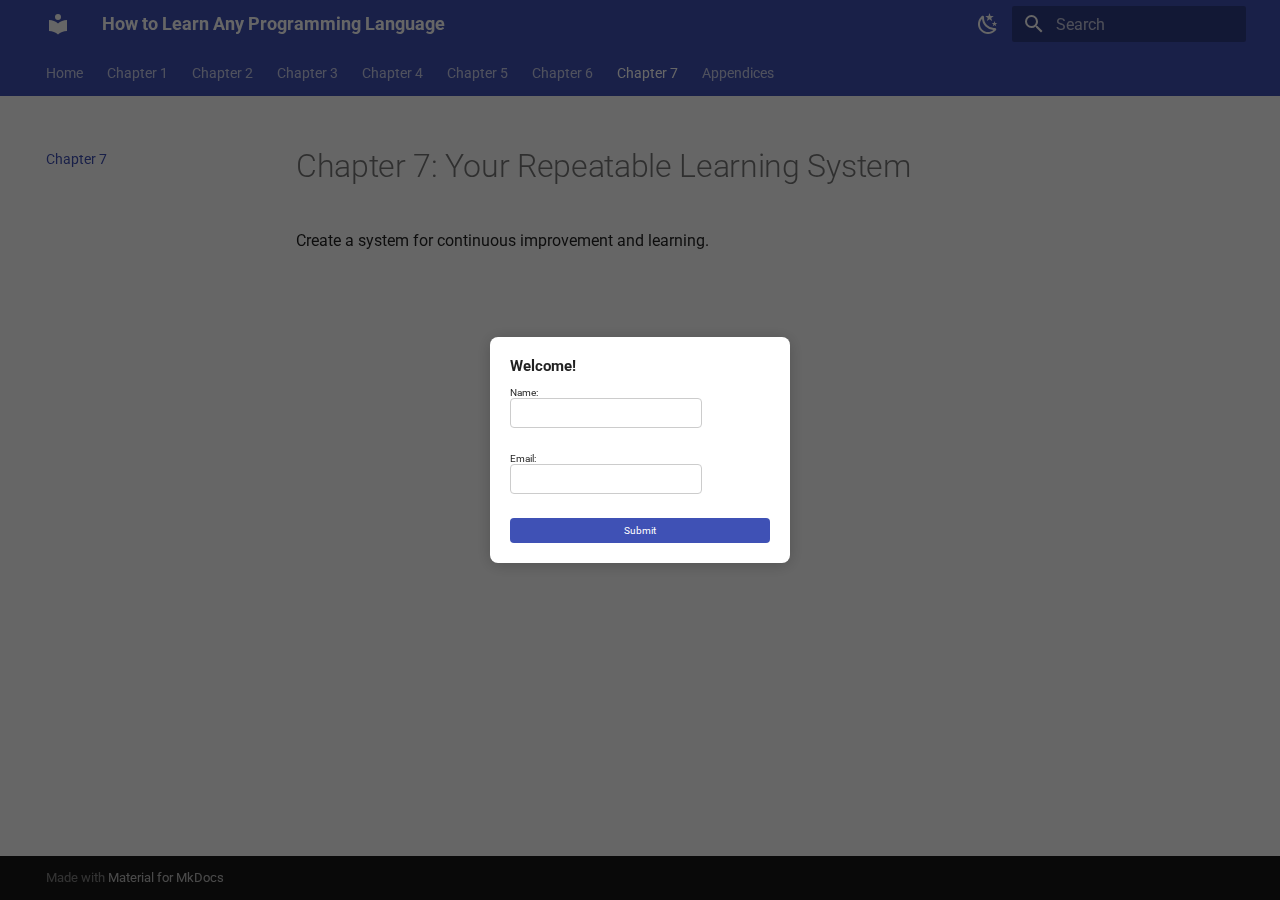
<file: Chapter 7 Your Repeatable Learning System/index.html>
<!doctype html>
<html lang="en" class="no-js">
  <head>
    
      <meta charset="utf-8">
      <meta name="viewport" content="width=device-width,initial-scale=1">
      
      
      
      
        <link rel="prev" href="../Chapter%206%20Avoiding%20the%20Traps/">
      
      
        <link rel="next" href="../Appendices/">
      
      
      <link rel="icon" href="../assets/images/favicon.png">
      <meta name="generator" content="mkdocs-1.6.1, mkdocs-material-9.6.16">
    
    
      
        <title>Chapter 7 - How to Learn Any Programming Language</title>
      
    
    
      <link rel="stylesheet" href="../assets/stylesheets/main.7e37652d.min.css">
      
        
        <link rel="stylesheet" href="../assets/stylesheets/palette.06af60db.min.css">
      
      


    
    
      
    
    
      
        
        
        <link rel="preconnect" href="https://fonts.gstatic.com" crossorigin>
        <link rel="stylesheet" href="https://fonts.googleapis.com/css?family=Roboto:300,300i,400,400i,700,700i%7CRoboto+Mono:400,400i,700,700i&display=fallback">
        <style>:root{--md-text-font:"Roboto";--md-code-font:"Roboto Mono"}</style>
      
    
    
      <link rel="stylesheet" href="../css/custom.css">
    
    <script>__md_scope=new URL("..",location),__md_hash=e=>[...e].reduce(((e,_)=>(e<<5)-e+_.charCodeAt(0)),0),__md_get=(e,_=localStorage,t=__md_scope)=>JSON.parse(_.getItem(t.pathname+"."+e)),__md_set=(e,_,t=localStorage,a=__md_scope)=>{try{t.setItem(a.pathname+"."+e,JSON.stringify(_))}catch(e){}}</script>
    
      

    
    
    
  </head>
  
  
    
    
      
    
    
    
    
    <body dir="ltr" data-md-color-scheme="default" data-md-color-primary="indigo" data-md-color-accent="indigo">
  
    
    <input class="md-toggle" data-md-toggle="drawer" type="checkbox" id="__drawer" autocomplete="off">
    <input class="md-toggle" data-md-toggle="search" type="checkbox" id="__search" autocomplete="off">
    <label class="md-overlay" for="__drawer"></label>
    <div data-md-component="skip">
      
        
        <a href="#chapter-7-your-repeatable-learning-system" class="md-skip">
          Skip to content
        </a>
      
    </div>
    <div data-md-component="announce">
      
    </div>
    
    
      

<header class="md-header" data-md-component="header">
  <nav class="md-header__inner md-grid" aria-label="Header">
    <a href=".." title="How to Learn Any Programming Language" class="md-header__button md-logo" aria-label="How to Learn Any Programming Language" data-md-component="logo">
      
  
  <svg xmlns="http://www.w3.org/2000/svg" viewBox="0 0 24 24"><path d="M12 8a3 3 0 0 0 3-3 3 3 0 0 0-3-3 3 3 0 0 0-3 3 3 3 0 0 0 3 3m0 3.54C9.64 9.35 6.5 8 3 8v11c3.5 0 6.64 1.35 9 3.54 2.36-2.19 5.5-3.54 9-3.54V8c-3.5 0-6.64 1.35-9 3.54"/></svg>

    </a>
    <label class="md-header__button md-icon" for="__drawer">
      
      <svg xmlns="http://www.w3.org/2000/svg" viewBox="0 0 24 24"><path d="M3 6h18v2H3zm0 5h18v2H3zm0 5h18v2H3z"/></svg>
    </label>
    <div class="md-header__title" data-md-component="header-title">
      <div class="md-header__ellipsis">
        <div class="md-header__topic">
          <span class="md-ellipsis">
            How to Learn Any Programming Language
          </span>
        </div>
        <div class="md-header__topic" data-md-component="header-topic">
          <span class="md-ellipsis">
            
              Chapter 7
            
          </span>
        </div>
      </div>
    </div>
    
      
        <form class="md-header__option" data-md-component="palette">
  
    
    
    
    <input class="md-option" data-md-color-media="" data-md-color-scheme="default" data-md-color-primary="indigo" data-md-color-accent="indigo"  aria-label="Switch to dark mode"  type="radio" name="__palette" id="__palette_0">
    
      <label class="md-header__button md-icon" title="Switch to dark mode" for="__palette_1" hidden>
        <svg xmlns="http://www.w3.org/2000/svg" viewBox="0 0 24 24"><path d="m17.75 4.09-2.53 1.94.91 3.06-2.63-1.81-2.63 1.81.91-3.06-2.53-1.94L12.44 4l1.06-3 1.06 3zm3.5 6.91-1.64 1.25.59 1.98-1.7-1.17-1.7 1.17.59-1.98L15.75 11l2.06-.05L18.5 9l.69 1.95zm-2.28 4.95c.83-.08 1.72 1.1 1.19 1.85-.32.45-.66.87-1.08 1.27C15.17 23 8.84 23 4.94 19.07c-3.91-3.9-3.91-10.24 0-14.14.4-.4.82-.76 1.27-1.08.75-.53 1.93.36 1.85 1.19-.27 2.86.69 5.83 2.89 8.02a9.96 9.96 0 0 0 8.02 2.89m-1.64 2.02a12.08 12.08 0 0 1-7.8-3.47c-2.17-2.19-3.33-5-3.49-7.82-2.81 3.14-2.7 7.96.31 10.98 3.02 3.01 7.84 3.12 10.98.31"/></svg>
      </label>
    
  
    
    
    
    <input class="md-option" data-md-color-media="" data-md-color-scheme="slate" data-md-color-primary="indigo" data-md-color-accent="indigo"  aria-label="Switch to light mode"  type="radio" name="__palette" id="__palette_1">
    
      <label class="md-header__button md-icon" title="Switch to light mode" for="__palette_0" hidden>
        <svg xmlns="http://www.w3.org/2000/svg" viewBox="0 0 24 24"><path d="M12 7a5 5 0 0 1 5 5 5 5 0 0 1-5 5 5 5 0 0 1-5-5 5 5 0 0 1 5-5m0 2a3 3 0 0 0-3 3 3 3 0 0 0 3 3 3 3 0 0 0 3-3 3 3 0 0 0-3-3m0-7 2.39 3.42C13.65 5.15 12.84 5 12 5s-1.65.15-2.39.42zM3.34 7l4.16-.35A7.2 7.2 0 0 0 5.94 8.5c-.44.74-.69 1.5-.83 2.29zm.02 10 1.76-3.77a7.131 7.131 0 0 0 2.38 4.14zM20.65 7l-1.77 3.79a7.02 7.02 0 0 0-2.38-4.15zm-.01 10-4.14.36c.59-.51 1.12-1.14 1.54-1.86.42-.73.69-1.5.83-2.29zM12 22l-2.41-3.44c.74.27 1.55.44 2.41.44.82 0 1.63-.17 2.37-.44z"/></svg>
      </label>
    
  
</form>
      
    
    
      <script>var palette=__md_get("__palette");if(palette&&palette.color){if("(prefers-color-scheme)"===palette.color.media){var media=matchMedia("(prefers-color-scheme: light)"),input=document.querySelector(media.matches?"[data-md-color-media='(prefers-color-scheme: light)']":"[data-md-color-media='(prefers-color-scheme: dark)']");palette.color.media=input.getAttribute("data-md-color-media"),palette.color.scheme=input.getAttribute("data-md-color-scheme"),palette.color.primary=input.getAttribute("data-md-color-primary"),palette.color.accent=input.getAttribute("data-md-color-accent")}for(var[key,value]of Object.entries(palette.color))document.body.setAttribute("data-md-color-"+key,value)}</script>
    
    
    
      
      
        <label class="md-header__button md-icon" for="__search">
          
          <svg xmlns="http://www.w3.org/2000/svg" viewBox="0 0 24 24"><path d="M9.5 3A6.5 6.5 0 0 1 16 9.5c0 1.61-.59 3.09-1.56 4.23l.27.27h.79l5 5-1.5 1.5-5-5v-.79l-.27-.27A6.52 6.52 0 0 1 9.5 16 6.5 6.5 0 0 1 3 9.5 6.5 6.5 0 0 1 9.5 3m0 2C7 5 5 7 5 9.5S7 14 9.5 14 14 12 14 9.5 12 5 9.5 5"/></svg>
        </label>
        <div class="md-search" data-md-component="search" role="dialog">
  <label class="md-search__overlay" for="__search"></label>
  <div class="md-search__inner" role="search">
    <form class="md-search__form" name="search">
      <input type="text" class="md-search__input" name="query" aria-label="Search" placeholder="Search" autocapitalize="off" autocorrect="off" autocomplete="off" spellcheck="false" data-md-component="search-query" required>
      <label class="md-search__icon md-icon" for="__search">
        
        <svg xmlns="http://www.w3.org/2000/svg" viewBox="0 0 24 24"><path d="M9.5 3A6.5 6.5 0 0 1 16 9.5c0 1.61-.59 3.09-1.56 4.23l.27.27h.79l5 5-1.5 1.5-5-5v-.79l-.27-.27A6.52 6.52 0 0 1 9.5 16 6.5 6.5 0 0 1 3 9.5 6.5 6.5 0 0 1 9.5 3m0 2C7 5 5 7 5 9.5S7 14 9.5 14 14 12 14 9.5 12 5 9.5 5"/></svg>
        
        <svg xmlns="http://www.w3.org/2000/svg" viewBox="0 0 24 24"><path d="M20 11v2H8l5.5 5.5-1.42 1.42L4.16 12l7.92-7.92L13.5 5.5 8 11z"/></svg>
      </label>
      <nav class="md-search__options" aria-label="Search">
        
        <button type="reset" class="md-search__icon md-icon" title="Clear" aria-label="Clear" tabindex="-1">
          
          <svg xmlns="http://www.w3.org/2000/svg" viewBox="0 0 24 24"><path d="M19 6.41 17.59 5 12 10.59 6.41 5 5 6.41 10.59 12 5 17.59 6.41 19 12 13.41 17.59 19 19 17.59 13.41 12z"/></svg>
        </button>
      </nav>
      
        <div class="md-search__suggest" data-md-component="search-suggest"></div>
      
    </form>
    <div class="md-search__output">
      <div class="md-search__scrollwrap" tabindex="0" data-md-scrollfix>
        <div class="md-search-result" data-md-component="search-result">
          <div class="md-search-result__meta">
            Initializing search
          </div>
          <ol class="md-search-result__list" role="presentation"></ol>
        </div>
      </div>
    </div>
  </div>
</div>
      
    
    
  </nav>
  
</header>
    
    <div class="md-container" data-md-component="container">
      
      
        
          
            
<nav class="md-tabs" aria-label="Tabs" data-md-component="tabs">
  <div class="md-grid">
    <ul class="md-tabs__list">
      
        
  
  
  
  
    <li class="md-tabs__item">
      <a href=".." class="md-tabs__link">
        
  
  
    
  
  Home

      </a>
    </li>
  

      
        
  
  
  
  
    <li class="md-tabs__item">
      <a href="../Chapter%201%20Start%20with%20Why/" class="md-tabs__link">
        
  
  
    
  
  Chapter 1

      </a>
    </li>
  

      
        
  
  
  
  
    <li class="md-tabs__item">
      <a href="../Chapter%202%20The%20Syntax%20Mindset/" class="md-tabs__link">
        
  
  
    
  
  Chapter 2

      </a>
    </li>
  

      
        
  
  
  
  
    <li class="md-tabs__item">
      <a href="../Chapter%203%20Learn%20the%20Core%20Skip%20the%20Noise/" class="md-tabs__link">
        
  
  
    
  
  Chapter 3

      </a>
    </li>
  

      
        
  
  
  
  
    <li class="md-tabs__item">
      <a href="../Chapter%204%20Build%20First%20Learn%20Along/" class="md-tabs__link">
        
  
  
    
  
  Chapter 4

      </a>
    </li>
  

      
        
  
  
  
  
    <li class="md-tabs__item">
      <a href="../Chapter%205%20How%20to%20Think%20in%20Multiple%20Languages/" class="md-tabs__link">
        
  
  
    
  
  Chapter 5

      </a>
    </li>
  

      
        
  
  
  
  
    <li class="md-tabs__item">
      <a href="../Chapter%206%20Avoiding%20the%20Traps/" class="md-tabs__link">
        
  
  
    
  
  Chapter 6

      </a>
    </li>
  

      
        
  
  
  
    
  
  
    <li class="md-tabs__item md-tabs__item--active">
      <a href="./" class="md-tabs__link">
        
  
  
    
  
  Chapter 7

      </a>
    </li>
  

      
        
  
  
  
  
    <li class="md-tabs__item">
      <a href="../Appendices/" class="md-tabs__link">
        
  
  
    
  
  Appendices

      </a>
    </li>
  

      
    </ul>
  </div>
</nav>
          
        
      
      <main class="md-main" data-md-component="main">
        <div class="md-main__inner md-grid">
          
            
              
              <div class="md-sidebar md-sidebar--primary" data-md-component="sidebar" data-md-type="navigation" >
                <div class="md-sidebar__scrollwrap">
                  <div class="md-sidebar__inner">
                    


  


<nav class="md-nav md-nav--primary md-nav--lifted" aria-label="Navigation" data-md-level="0">
  <label class="md-nav__title" for="__drawer">
    <a href=".." title="How to Learn Any Programming Language" class="md-nav__button md-logo" aria-label="How to Learn Any Programming Language" data-md-component="logo">
      
  
  <svg xmlns="http://www.w3.org/2000/svg" viewBox="0 0 24 24"><path d="M12 8a3 3 0 0 0 3-3 3 3 0 0 0-3-3 3 3 0 0 0-3 3 3 3 0 0 0 3 3m0 3.54C9.64 9.35 6.5 8 3 8v11c3.5 0 6.64 1.35 9 3.54 2.36-2.19 5.5-3.54 9-3.54V8c-3.5 0-6.64 1.35-9 3.54"/></svg>

    </a>
    How to Learn Any Programming Language
  </label>
  
  <ul class="md-nav__list" data-md-scrollfix>
    
      
      
  
  
  
  
    <li class="md-nav__item">
      <a href=".." class="md-nav__link">
        
  
  
  <span class="md-ellipsis">
    Home
    
  </span>
  

      </a>
    </li>
  

    
      
      
  
  
  
  
    <li class="md-nav__item">
      <a href="../Chapter%201%20Start%20with%20Why/" class="md-nav__link">
        
  
  
  <span class="md-ellipsis">
    Chapter 1
    
  </span>
  

      </a>
    </li>
  

    
      
      
  
  
  
  
    <li class="md-nav__item">
      <a href="../Chapter%202%20The%20Syntax%20Mindset/" class="md-nav__link">
        
  
  
  <span class="md-ellipsis">
    Chapter 2
    
  </span>
  

      </a>
    </li>
  

    
      
      
  
  
  
  
    <li class="md-nav__item">
      <a href="../Chapter%203%20Learn%20the%20Core%20Skip%20the%20Noise/" class="md-nav__link">
        
  
  
  <span class="md-ellipsis">
    Chapter 3
    
  </span>
  

      </a>
    </li>
  

    
      
      
  
  
  
  
    <li class="md-nav__item">
      <a href="../Chapter%204%20Build%20First%20Learn%20Along/" class="md-nav__link">
        
  
  
  <span class="md-ellipsis">
    Chapter 4
    
  </span>
  

      </a>
    </li>
  

    
      
      
  
  
  
  
    <li class="md-nav__item">
      <a href="../Chapter%205%20How%20to%20Think%20in%20Multiple%20Languages/" class="md-nav__link">
        
  
  
  <span class="md-ellipsis">
    Chapter 5
    
  </span>
  

      </a>
    </li>
  

    
      
      
  
  
  
  
    <li class="md-nav__item">
      <a href="../Chapter%206%20Avoiding%20the%20Traps/" class="md-nav__link">
        
  
  
  <span class="md-ellipsis">
    Chapter 6
    
  </span>
  

      </a>
    </li>
  

    
      
      
  
  
    
  
  
  
    <li class="md-nav__item md-nav__item--active">
      
      <input class="md-nav__toggle md-toggle" type="checkbox" id="__toc">
      
      
        
      
      
      <a href="./" class="md-nav__link md-nav__link--active">
        
  
  
  <span class="md-ellipsis">
    Chapter 7
    
  </span>
  

      </a>
      
    </li>
  

    
      
      
  
  
  
  
    <li class="md-nav__item">
      <a href="../Appendices/" class="md-nav__link">
        
  
  
  <span class="md-ellipsis">
    Appendices
    
  </span>
  

      </a>
    </li>
  

    
  </ul>
</nav>
                  </div>
                </div>
              </div>
            
            
              
              <div class="md-sidebar md-sidebar--secondary" data-md-component="sidebar" data-md-type="toc" >
                <div class="md-sidebar__scrollwrap">
                  <div class="md-sidebar__inner">
                    

<nav class="md-nav md-nav--secondary" aria-label="Table of contents">
  
  
  
    
  
  
</nav>
                  </div>
                </div>
              </div>
            
          
          
            <div class="md-content" data-md-component="content">
              <article class="md-content__inner md-typeset">
                
                  



<h1 id="chapter-7-your-repeatable-learning-system">Chapter 7: Your Repeatable Learning System<a class="headerlink" href="#chapter-7-your-repeatable-learning-system" title="Permanent link">&para;</a></h1>
<p>Create a system for continuous improvement and learning.</p>












                
              </article>
            </div>
          
          
<script>var target=document.getElementById(location.hash.slice(1));target&&target.name&&(target.checked=target.name.startsWith("__tabbed_"))</script>
        </div>
        
      </main>
      
        <footer class="md-footer">
  
  <div class="md-footer-meta md-typeset">
    <div class="md-footer-meta__inner md-grid">
      <div class="md-copyright">
  
  
    Made with
    <a href="https://squidfunk.github.io/mkdocs-material/" target="_blank" rel="noopener">
      Material for MkDocs
    </a>
  
</div>
      
    </div>
  </div>
</footer>
      
    </div>
    <div class="md-dialog" data-md-component="dialog">
      <div class="md-dialog__inner md-typeset"></div>
    </div>
    
    
    
      
      <script id="__config" type="application/json">{"base": "..", "features": ["navigation.instant", "navigation.sections", "navigation.tabs", "search.highlight", "search.suggest", "content.code.copy", "content.action.edit", "palette.toggle", "palette"], "search": "../assets/javascripts/workers/search.d50fe291.min.js", "tags": null, "translations": {"clipboard.copied": "Copied to clipboard", "clipboard.copy": "Copy to clipboard", "search.result.more.one": "1 more on this page", "search.result.more.other": "# more on this page", "search.result.none": "No matching documents", "search.result.one": "1 matching document", "search.result.other": "# matching documents", "search.result.placeholder": "Type to start searching", "search.result.term.missing": "Missing", "select.version": "Select version"}, "version": null}</script>
    
    
      <script src="../assets/javascripts/bundle.50899def.min.js"></script>
      
        <script src="../js/modal.js"></script>
      
    
  </body>
</html>
</file>
<file: css/custom.css>
/* Custom modal styles */
#custom-modal {
  position: fixed;
  top: 0; left: 0; right: 0; bottom: 0;
  z-index: 9999;
  display: flex;
  align-items: center;
  justify-content: center;
}
.modal-overlay {
  position: absolute;
  top: 0; left: 0; right: 0; bottom: 0;
  background: rgba(0,0,0,0.6);
}
.modal-content {
  position: relative;
  background: #fff;
  padding: 2em;
  border-radius: 8px;
  box-shadow: 0 2px 16px rgba(0,0,0,0.2);
  z-index: 2;
  min-width: 300px;
}
.modal-content h2 {
  margin-top: 0;
}
.modal-content form {
  display: flex;
  flex-direction: column;
}
.modal-content input {
  margin-bottom: 1em;
  padding: 0.5em;
  border: 1px solid #ccc;
  border-radius: 4px;
}
.modal-content button {
  background: #3f51b5;
  color: #fff;
  border: none;
  padding: 0.7em 1.2em;
  border-radius: 4px;
  cursor: pointer;
}
.modal-content button:hover {
  background: #283593;
}
</file>
<file: assets/stylesheets/main.7e37652d.min.css>
@charset "UTF-8";html{-webkit-text-size-adjust:none;-moz-text-size-adjust:none;text-size-adjust:none;box-sizing:border-box}*,:after,:before{box-sizing:inherit}@media (prefers-reduced-motion){*,:after,:before{transition:none!important}}body{margin:0}a,button,input,label{-webkit-tap-highlight-color:transparent}a{color:inherit;text-decoration:none}hr{border:0;box-sizing:initial;display:block;height:.05rem;overflow:visible;padding:0}small{font-size:80%}sub,sup{line-height:1em}img{border-style:none}table{border-collapse:initial;border-spacing:0}td,th{font-weight:400;vertical-align:top}button{background:#0000;border:0;font-family:inherit;font-size:inherit;margin:0;padding:0}input{border:0;outline:none}:root{--md-primary-fg-color:#4051b5;--md-primary-fg-color--light:#5d6cc0;--md-primary-fg-color--dark:#303fa1;--md-primary-bg-color:#fff;--md-primary-bg-color--light:#ffffffb3;--md-accent-fg-color:#526cfe;--md-accent-fg-color--transparent:#526cfe1a;--md-accent-bg-color:#fff;--md-accent-bg-color--light:#ffffffb3}[data-md-color-scheme=default]{color-scheme:light}[data-md-color-scheme=default] img[src$="#gh-dark-mode-only"],[data-md-color-scheme=default] img[src$="#only-dark"]{display:none}:root,[data-md-color-scheme=default]{--md-hue:225deg;--md-default-fg-color:#000000de;--md-default-fg-color--light:#0000008a;--md-default-fg-color--lighter:#00000052;--md-default-fg-color--lightest:#00000012;--md-default-bg-color:#fff;--md-default-bg-color--light:#ffffffb3;--md-default-bg-color--lighter:#ffffff4d;--md-default-bg-color--lightest:#ffffff1f;--md-code-fg-color:#36464e;--md-code-bg-color:#f5f5f5;--md-code-hl-color:#4287ff;--md-code-hl-color--light:#4287ff1a;--md-code-hl-number-color:#d52a2a;--md-code-hl-special-color:#db1457;--md-code-hl-function-color:#a846b9;--md-code-hl-constant-color:#6e59d9;--md-code-hl-keyword-color:#3f6ec6;--md-code-hl-string-color:#1c7d4d;--md-code-hl-name-color:var(--md-code-fg-color);--md-code-hl-operator-color:var(--md-default-fg-color--light);--md-code-hl-punctuation-color:var(--md-default-fg-color--light);--md-code-hl-comment-color:var(--md-default-fg-color--light);--md-code-hl-generic-color:var(--md-default-fg-color--light);--md-code-hl-variable-color:var(--md-default-fg-color--light);--md-typeset-color:var(--md-default-fg-color);--md-typeset-a-color:var(--md-primary-fg-color);--md-typeset-del-color:#f5503d26;--md-typeset-ins-color:#0bd57026;--md-typeset-kbd-color:#fafafa;--md-typeset-kbd-accent-color:#fff;--md-typeset-kbd-border-color:#b8b8b8;--md-typeset-mark-color:#ffff0080;--md-typeset-table-color:#0000001f;--md-typeset-table-color--light:rgba(0,0,0,.035);--md-admonition-fg-color:var(--md-default-fg-color);--md-admonition-bg-color:var(--md-default-bg-color);--md-warning-fg-color:#000000de;--md-warning-bg-color:#ff9;--md-footer-fg-color:#fff;--md-footer-fg-color--light:#ffffffb3;--md-footer-fg-color--lighter:#ffffff73;--md-footer-bg-color:#000000de;--md-footer-bg-color--dark:#00000052;--md-shadow-z1:0 0.2rem 0.5rem #0000000d,0 0 0.05rem #0000001a;--md-shadow-z2:0 0.2rem 0.5rem #0000001a,0 0 0.05rem #00000040;--md-shadow-z3:0 0.2rem 0.5rem #0003,0 0 0.05rem #00000059}.md-icon svg{fill:currentcolor;display:block;height:1.2rem;width:1.2rem}body{-webkit-font-smoothing:antialiased;-moz-osx-font-smoothing:grayscale;--md-text-font-family:var(--md-text-font,_),-apple-system,BlinkMacSystemFont,Helvetica,Arial,sans-serif;--md-code-font-family:var(--md-code-font,_),SFMono-Regular,Consolas,Menlo,monospace}aside,body,input{font-feature-settings:"kern","liga";color:var(--md-typeset-color);font-family:var(--md-text-font-family)}code,kbd,pre{font-feature-settings:"kern";font-family:var(--md-code-font-family)}:root{--md-typeset-table-sort-icon:url('data:image/svg+xml;charset=utf-8,<svg xmlns="http://www.w3.org/2000/svg" viewBox="0 0 24 24"><path d="m18 21-4-4h3V7h-3l4-4 4 4h-3v10h3M2 19v-2h10v2M2 13v-2h7v2M2 7V5h4v2z"/></svg>');--md-typeset-table-sort-icon--asc:url('data:image/svg+xml;charset=utf-8,<svg xmlns="http://www.w3.org/2000/svg" viewBox="0 0 24 24"><path d="M19 17h3l-4 4-4-4h3V3h2M2 17h10v2H2M6 5v2H2V5m0 6h7v2H2z"/></svg>');--md-typeset-table-sort-icon--desc:url('data:image/svg+xml;charset=utf-8,<svg xmlns="http://www.w3.org/2000/svg" viewBox="0 0 24 24"><path d="M19 7h3l-4-4-4 4h3v14h2M2 17h10v2H2M6 5v2H2V5m0 6h7v2H2z"/></svg>')}.md-typeset{-webkit-print-color-adjust:exact;color-adjust:exact;font-size:.8rem;line-height:1.6;overflow-wrap:break-word}@media print{.md-typeset{font-size:.68rem}}.md-typeset blockquote,.md-typeset dl,.md-typeset figure,.md-typeset ol,.md-typeset pre,.md-typeset ul{margin-bottom:1em;margin-top:1em}.md-typeset h1{color:var(--md-default-fg-color--light);font-size:2em;line-height:1.3;margin:0 0 1.25em}.md-typeset h1,.md-typeset h2{font-weight:300;letter-spacing:-.01em}.md-typeset h2{font-size:1.5625em;line-height:1.4;margin:1.6em 0 .64em}.md-typeset h3{font-size:1.25em;font-weight:400;letter-spacing:-.01em;line-height:1.5;margin:1.6em 0 .8em}.md-typeset h2+h3{margin-top:.8em}.md-typeset h4{font-weight:700;letter-spacing:-.01em;margin:1em 0}.md-typeset h5,.md-typeset h6{color:var(--md-default-fg-color--light);font-size:.8em;font-weight:700;letter-spacing:-.01em;margin:1.25em 0}.md-typeset h5{text-transform:uppercase}.md-typeset h5 code{text-transform:none}.md-typeset hr{border-bottom:.05rem solid var(--md-default-fg-color--lightest);display:flow-root;margin:1.5em 0}.md-typeset a{color:var(--md-typeset-a-color);word-break:break-word}.md-typeset a,.md-typeset a:before{transition:color 125ms}.md-typeset a:focus,.md-typeset a:hover{color:var(--md-accent-fg-color)}.md-typeset a:focus code,.md-typeset a:hover code{background-color:var(--md-accent-fg-color--transparent)}.md-typeset a code{color:currentcolor;transition:background-color 125ms}.md-typeset a.focus-visible{outline-color:var(--md-accent-fg-color);outline-offset:.2rem}.md-typeset code,.md-typeset kbd,.md-typeset pre{color:var(--md-code-fg-color);direction:ltr;font-variant-ligatures:none}@media print{.md-typeset code,.md-typeset kbd,.md-typeset pre{white-space:pre-wrap}}.md-typeset code{background-color:var(--md-code-bg-color);border-radius:.1rem;-webkit-box-decoration-break:clone;box-decoration-break:clone;font-size:.85em;padding:0 .2941176471em;word-break:break-word}.md-typeset code:not(.focus-visible){-webkit-tap-highlight-color:transparent;outline:none}.md-typeset pre{display:flow-root;line-height:1.4;position:relative}.md-typeset pre>code{-webkit-box-decoration-break:slice;box-decoration-break:slice;box-shadow:none;display:block;margin:0;outline-color:var(--md-accent-fg-color);overflow:auto;padding:.7720588235em 1.1764705882em;scrollbar-color:var(--md-default-fg-color--lighter) #0000;scrollbar-width:thin;touch-action:auto;word-break:normal}.md-typeset pre>code:hover{scrollbar-color:var(--md-accent-fg-color) #0000}.md-typeset pre>code::-webkit-scrollbar{height:.2rem;width:.2rem}.md-typeset pre>code::-webkit-scrollbar-thumb{background-color:var(--md-default-fg-color--lighter)}.md-typeset pre>code::-webkit-scrollbar-thumb:hover{background-color:var(--md-accent-fg-color)}.md-typeset kbd{background-color:var(--md-typeset-kbd-color);border-radius:.1rem;box-shadow:0 .1rem 0 .05rem var(--md-typeset-kbd-border-color),0 .1rem 0 var(--md-typeset-kbd-border-color),0 -.1rem .2rem var(--md-typeset-kbd-accent-color) inset;color:var(--md-default-fg-color);display:inline-block;font-size:.75em;padding:0 .6666666667em;vertical-align:text-top;word-break:break-word}.md-typeset mark{background-color:var(--md-typeset-mark-color);-webkit-box-decoration-break:clone;box-decoration-break:clone;color:inherit;word-break:break-word}.md-typeset abbr{border-bottom:.05rem dotted var(--md-default-fg-color--light);cursor:help;text-decoration:none}.md-typeset small{opacity:.75}[dir=ltr] .md-typeset sub,[dir=ltr] .md-typeset sup{margin-left:.078125em}[dir=rtl] .md-typeset sub,[dir=rtl] .md-typeset sup{margin-right:.078125em}[dir=ltr] .md-typeset blockquote{padding-left:.6rem}[dir=rtl] .md-typeset blockquote{padding-right:.6rem}[dir=ltr] .md-typeset blockquote{border-left:.2rem solid var(--md-default-fg-color--lighter)}[dir=rtl] .md-typeset blockquote{border-right:.2rem solid var(--md-default-fg-color--lighter)}.md-typeset blockquote{color:var(--md-default-fg-color--light);margin-left:0;margin-right:0}.md-typeset ul{list-style-type:disc}.md-typeset ul[type]{list-style-type:revert-layer}[dir=ltr] .md-typeset ol,[dir=ltr] .md-typeset ul{margin-left:.625em}[dir=rtl] .md-typeset ol,[dir=rtl] .md-typeset ul{margin-right:.625em}.md-typeset ol,.md-typeset ul{padding:0}.md-typeset ol:not([hidden]),.md-typeset ul:not([hidden]){display:flow-root}.md-typeset ol ol,.md-typeset ul ol{list-style-type:lower-alpha}.md-typeset ol ol ol,.md-typeset ul ol ol{list-style-type:lower-roman}.md-typeset ol ol ol ol,.md-typeset ul ol ol ol{list-style-type:upper-alpha}.md-typeset ol ol ol ol ol,.md-typeset ul ol ol ol ol{list-style-type:upper-roman}.md-typeset ol[type],.md-typeset ul[type]{list-style-type:revert-layer}[dir=ltr] .md-typeset ol li,[dir=ltr] .md-typeset ul li{margin-left:1.25em}[dir=rtl] .md-typeset ol li,[dir=rtl] .md-typeset ul li{margin-right:1.25em}.md-typeset ol li,.md-typeset ul li{margin-bottom:.5em}.md-typeset ol li blockquote,.md-typeset ol li p,.md-typeset ul li blockquote,.md-typeset ul li p{margin:.5em 0}.md-typeset ol li:last-child,.md-typeset ul li:last-child{margin-bottom:0}[dir=ltr] .md-typeset ol li ol,[dir=ltr] .md-typeset ol li ul,[dir=ltr] .md-typeset ul li ol,[dir=ltr] .md-typeset ul li ul{margin-left:.625em}[dir=rtl] .md-typeset ol li ol,[dir=rtl] .md-typeset ol li ul,[dir=rtl] .md-typeset ul li ol,[dir=rtl] .md-typeset ul li ul{margin-right:.625em}.md-typeset ol li ol,.md-typeset ol li ul,.md-typeset ul li ol,.md-typeset ul li ul{margin-bottom:.5em;margin-top:.5em}[dir=ltr] .md-typeset dd{margin-left:1.875em}[dir=rtl] .md-typeset dd{margin-right:1.875em}.md-typeset dd{margin-bottom:1.5em;margin-top:1em}.md-typeset img,.md-typeset svg,.md-typeset video{height:auto;max-width:100%}.md-typeset img[align=left]{margin:1em 1em 1em 0}.md-typeset img[align=right]{margin:1em 0 1em 1em}.md-typeset img[align]:only-child{margin-top:0}.md-typeset figure{display:flow-root;margin:1em auto;max-width:100%;text-align:center;width:-moz-fit-content;width:fit-content}.md-typeset figure img{display:block;margin:0 auto}.md-typeset figcaption{font-style:italic;margin:1em auto;max-width:24rem}.md-typeset iframe{max-width:100%}.md-typeset table:not([class]){background-color:var(--md-default-bg-color);border:.05rem solid var(--md-typeset-table-color);border-radius:.1rem;display:inline-block;font-size:.64rem;max-width:100%;overflow:auto;touch-action:auto}@media print{.md-typeset table:not([class]){display:table}}.md-typeset table:not([class])+*{margin-top:1.5em}.md-typeset table:not([class]) td>:first-child,.md-typeset table:not([class]) th>:first-child{margin-top:0}.md-typeset table:not([class]) td>:last-child,.md-typeset table:not([class]) th>:last-child{margin-bottom:0}.md-typeset table:not([class]) td:not([align]),.md-typeset table:not([class]) th:not([align]){text-align:left}[dir=rtl] .md-typeset table:not([class]) td:not([align]),[dir=rtl] .md-typeset table:not([class]) th:not([align]){text-align:right}.md-typeset table:not([class]) th{font-weight:700;min-width:5rem;padding:.9375em 1.25em;vertical-align:top}.md-typeset table:not([class]) td{border-top:.05rem solid var(--md-typeset-table-color);padding:.9375em 1.25em;vertical-align:top}.md-typeset table:not([class]) tbody tr{transition:background-color 125ms}.md-typeset table:not([class]) tbody tr:hover{background-color:var(--md-typeset-table-color--light);box-shadow:0 .05rem 0 var(--md-default-bg-color) inset}.md-typeset table:not([class]) a{word-break:normal}.md-typeset table th[role=columnheader]{cursor:pointer}[dir=ltr] .md-typeset table th[role=columnheader]:after{margin-left:.5em}[dir=rtl] .md-typeset table th[role=columnheader]:after{margin-right:.5em}.md-typeset table th[role=columnheader]:after{content:"";display:inline-block;height:1.2em;-webkit-mask-image:var(--md-typeset-table-sort-icon);mask-image:var(--md-typeset-table-sort-icon);-webkit-mask-repeat:no-repeat;mask-repeat:no-repeat;-webkit-mask-size:contain;mask-size:contain;transition:background-color 125ms;vertical-align:text-bottom;width:1.2em}.md-typeset table th[role=columnheader]:hover:after{background-color:var(--md-default-fg-color--lighter)}.md-typeset table th[role=columnheader][aria-sort=ascending]:after{background-color:var(--md-default-fg-color--light);-webkit-mask-image:var(--md-typeset-table-sort-icon--asc);mask-image:var(--md-typeset-table-sort-icon--asc)}.md-typeset table th[role=columnheader][aria-sort=descending]:after{background-color:var(--md-default-fg-color--light);-webkit-mask-image:var(--md-typeset-table-sort-icon--desc);mask-image:var(--md-typeset-table-sort-icon--desc)}.md-typeset__scrollwrap{margin:1em -.8rem;overflow-x:auto;touch-action:auto}.md-typeset__table{display:inline-block;margin-bottom:.5em;padding:0 .8rem}@media print{.md-typeset__table{display:block}}html .md-typeset__table table{display:table;margin:0;overflow:hidden;width:100%}@media screen and (max-width:44.984375em){.md-content__inner>pre{margin:1em -.8rem}.md-content__inner>pre code{border-radius:0}}.md-typeset .md-author{border-radius:100%;display:block;flex-shrink:0;height:1.6rem;overflow:hidden;position:relative;transition:color 125ms,transform 125ms;width:1.6rem}.md-typeset .md-author img{display:block}.md-typeset .md-author--more{background:var(--md-default-fg-color--lightest);color:var(--md-default-fg-color--lighter);font-size:.6rem;font-weight:700;line-height:1.6rem;text-align:center}.md-typeset .md-author--long{height:2.4rem;width:2.4rem}.md-typeset a.md-author{transform:scale(1)}.md-typeset a.md-author img{border-radius:100%;filter:grayscale(100%) opacity(75%);transition:filter 125ms}.md-typeset a.md-author:focus,.md-typeset a.md-author:hover{transform:scale(1.1);z-index:1}.md-typeset a.md-author:focus img,.md-typeset a.md-author:hover img{filter:grayscale(0)}.md-banner{background-color:var(--md-footer-bg-color);color:var(--md-footer-fg-color);overflow:auto}@media print{.md-banner{display:none}}.md-banner--warning{background-color:var(--md-warning-bg-color);color:var(--md-warning-fg-color)}.md-banner__inner{font-size:.7rem;margin:.6rem auto;padding:0 .8rem}[dir=ltr] .md-banner__button{float:right}[dir=rtl] .md-banner__button{float:left}.md-banner__button{color:inherit;cursor:pointer;transition:opacity .25s}.no-js .md-banner__button{display:none}.md-banner__button:hover{opacity:.7}html{font-size:125%;height:100%;overflow-x:hidden}@media screen and (min-width:100em){html{font-size:137.5%}}@media screen and (min-width:125em){html{font-size:150%}}body{background-color:var(--md-default-bg-color);display:flex;flex-direction:column;font-size:.5rem;min-height:100%;position:relative;width:100%}@media print{body{display:block}}@media screen and (max-width:59.984375em){body[data-md-scrolllock]{position:fixed}}.md-grid{margin-left:auto;margin-right:auto;max-width:61rem}.md-container{display:flex;flex-direction:column;flex-grow:1}@media print{.md-container{display:block}}.md-main{flex-grow:1}.md-main__inner{display:flex;height:100%;margin-top:1.5rem}.md-ellipsis{overflow:hidden;text-overflow:ellipsis}.md-toggle{display:none}.md-option{height:0;opacity:0;position:absolute;width:0}.md-option:checked+label:not([hidden]){display:block}.md-option.focus-visible+label{outline-color:var(--md-accent-fg-color);outline-style:auto}.md-skip{background-color:var(--md-default-fg-color);border-radius:.1rem;color:var(--md-default-bg-color);font-size:.64rem;margin:.5rem;opacity:0;outline-color:var(--md-accent-fg-color);padding:.3rem .5rem;position:fixed;transform:translateY(.4rem);z-index:-1}.md-skip:focus{opacity:1;transform:translateY(0);transition:transform .25s cubic-bezier(.4,0,.2,1),opacity 175ms 75ms;z-index:10}@page{margin:25mm}:root{--md-clipboard-icon:url('data:image/svg+xml;charset=utf-8,<svg xmlns="http://www.w3.org/2000/svg" viewBox="0 0 24 24"><path d="M19 21H8V7h11m0-2H8a2 2 0 0 0-2 2v14a2 2 0 0 0 2 2h11a2 2 0 0 0 2-2V7a2 2 0 0 0-2-2m-3-4H4a2 2 0 0 0-2 2v14h2V3h12z"/></svg>')}.md-clipboard{border-radius:.1rem;color:var(--md-default-fg-color--lightest);cursor:pointer;height:1.5em;outline-color:var(--md-accent-fg-color);outline-offset:.1rem;position:absolute;right:.5em;top:.5em;transition:color .25s;width:1.5em;z-index:1}@media print{.md-clipboard{display:none}}.md-clipboard:not(.focus-visible){-webkit-tap-highlight-color:transparent;outline:none}:hover>.md-clipboard{color:var(--md-default-fg-color--light)}.md-clipboard:focus,.md-clipboard:hover{color:var(--md-accent-fg-color)}.md-clipboard:after{background-color:currentcolor;content:"";display:block;height:1.125em;margin:0 auto;-webkit-mask-image:var(--md-clipboard-icon);mask-image:var(--md-clipboard-icon);-webkit-mask-position:center;mask-position:center;-webkit-mask-repeat:no-repeat;mask-repeat:no-repeat;-webkit-mask-size:contain;mask-size:contain;width:1.125em}.md-clipboard--inline{cursor:pointer}.md-clipboard--inline code{transition:color .25s,background-color .25s}.md-clipboard--inline:focus code,.md-clipboard--inline:hover code{background-color:var(--md-accent-fg-color--transparent);color:var(--md-accent-fg-color)}.md-typeset .md-code__content{display:grid}@keyframes consent{0%{opacity:0;transform:translateY(100%)}to{opacity:1;transform:translateY(0)}}@keyframes overlay{0%{opacity:0}to{opacity:1}}.md-consent__overlay{animation:overlay .25s both;-webkit-backdrop-filter:blur(.1rem);backdrop-filter:blur(.1rem);background-color:#0000008a;height:100%;opacity:1;position:fixed;top:0;width:100%;z-index:5}.md-consent__inner{animation:consent .5s cubic-bezier(.1,.7,.1,1) both;background-color:var(--md-default-bg-color);border:0;border-radius:.1rem;bottom:0;box-shadow:0 0 .2rem #0000001a,0 .2rem .4rem #0003;max-height:100%;overflow:auto;padding:0;position:fixed;width:100%;z-index:5}.md-consent__form{padding:.8rem}.md-consent__settings{display:none;margin:1em 0}input:checked+.md-consent__settings{display:block}.md-consent__controls{margin-bottom:.8rem}.md-typeset .md-consent__controls .md-button{display:inline}@media screen and (max-width:44.984375em){.md-typeset .md-consent__controls .md-button{display:block;margin-top:.4rem;text-align:center;width:100%}}.md-consent label{cursor:pointer}.md-content{flex-grow:1;min-width:0}.md-content__inner{margin:0 .8rem 1.2rem;padding-top:.6rem}@media screen and (min-width:76.25em){[dir=ltr] .md-sidebar--primary:not([hidden])~.md-content>.md-content__inner{margin-left:1.2rem}[dir=ltr] .md-sidebar--secondary:not([hidden])~.md-content>.md-content__inner,[dir=rtl] .md-sidebar--primary:not([hidden])~.md-content>.md-content__inner{margin-right:1.2rem}[dir=rtl] .md-sidebar--secondary:not([hidden])~.md-content>.md-content__inner{margin-left:1.2rem}}.md-content__inner:before{content:"";display:block;height:.4rem}.md-content__inner>:last-child{margin-bottom:0}[dir=ltr] .md-content__button{float:right}[dir=rtl] .md-content__button{float:left}[dir=ltr] .md-content__button{margin-left:.4rem}[dir=rtl] .md-content__button{margin-right:.4rem}.md-content__button{margin:.4rem 0;padding:0}@media print{.md-content__button{display:none}}.md-typeset .md-content__button{color:var(--md-default-fg-color--lighter)}.md-content__button svg{display:inline;vertical-align:top}[dir=rtl] .md-content__button svg{transform:scaleX(-1)}[dir=ltr] .md-dialog{right:.8rem}[dir=rtl] .md-dialog{left:.8rem}.md-dialog{background-color:var(--md-default-fg-color);border-radius:.1rem;bottom:.8rem;box-shadow:var(--md-shadow-z3);min-width:11.1rem;opacity:0;padding:.4rem .6rem;pointer-events:none;position:fixed;transform:translateY(100%);transition:transform 0ms .4s,opacity .4s;z-index:4}@media print{.md-dialog{display:none}}.md-dialog--active{opacity:1;pointer-events:auto;transform:translateY(0);transition:transform .4s cubic-bezier(.075,.85,.175,1),opacity .4s}.md-dialog__inner{color:var(--md-default-bg-color);font-size:.7rem}.md-feedback{margin:2em 0 1em;text-align:center}.md-feedback fieldset{border:none;margin:0;padding:0}.md-feedback__title{font-weight:700;margin:1em auto}.md-feedback__inner{position:relative}.md-feedback__list{display:flex;flex-wrap:wrap;place-content:baseline center;position:relative}.md-feedback__list:hover .md-icon:not(:disabled){color:var(--md-default-fg-color--lighter)}:disabled .md-feedback__list{min-height:1.8rem}.md-feedback__icon{color:var(--md-default-fg-color--light);cursor:pointer;flex-shrink:0;margin:0 .1rem;transition:color 125ms}.md-feedback__icon:not(:disabled).md-icon:hover{color:var(--md-accent-fg-color)}.md-feedback__icon:disabled{color:var(--md-default-fg-color--lightest);pointer-events:none}.md-feedback__note{opacity:0;position:relative;transform:translateY(.4rem);transition:transform .4s cubic-bezier(.1,.7,.1,1),opacity .15s}.md-feedback__note>*{margin:0 auto;max-width:16rem}:disabled .md-feedback__note{opacity:1;transform:translateY(0)}@media print{.md-feedback{display:none}}.md-footer{background-color:var(--md-footer-bg-color);color:var(--md-footer-fg-color)}@media print{.md-footer{display:none}}.md-footer__inner{justify-content:space-between;overflow:auto;padding:.2rem}.md-footer__inner:not([hidden]){display:flex}.md-footer__link{align-items:end;display:flex;flex-grow:0.01;margin-bottom:.4rem;margin-top:1rem;max-width:100%;outline-color:var(--md-accent-fg-color);overflow:hidden;transition:opacity .25s}.md-footer__link:focus,.md-footer__link:hover{opacity:.7}[dir=rtl] .md-footer__link svg{transform:scaleX(-1)}@media screen and (max-width:44.984375em){.md-footer__link--prev{flex-shrink:0}.md-footer__link--prev .md-footer__title{display:none}}[dir=ltr] .md-footer__link--next{margin-left:auto}[dir=rtl] .md-footer__link--next{margin-right:auto}.md-footer__link--next{text-align:right}[dir=rtl] .md-footer__link--next{text-align:left}.md-footer__title{flex-grow:1;font-size:.9rem;margin-bottom:.7rem;max-width:calc(100% - 2.4rem);padding:0 1rem;white-space:nowrap}.md-footer__button{margin:.2rem;padding:.4rem}.md-footer__direction{font-size:.64rem;opacity:.7}.md-footer-meta{background-color:var(--md-footer-bg-color--dark)}.md-footer-meta__inner{display:flex;flex-wrap:wrap;justify-content:space-between;padding:.2rem}html .md-footer-meta.md-typeset a{color:var(--md-footer-fg-color--light)}html .md-footer-meta.md-typeset a:focus,html .md-footer-meta.md-typeset a:hover{color:var(--md-footer-fg-color)}.md-copyright{color:var(--md-footer-fg-color--lighter);font-size:.64rem;margin:auto .6rem;padding:.4rem 0;width:100%}@media screen and (min-width:45em){.md-copyright{width:auto}}.md-copyright__highlight{color:var(--md-footer-fg-color--light)}.md-social{display:inline-flex;gap:.2rem;margin:0 .4rem;padding:.2rem 0 .6rem}@media screen and (min-width:45em){.md-social{padding:.6rem 0}}.md-social__link{display:inline-block;height:1.6rem;text-align:center;width:1.6rem}.md-social__link:before{line-height:1.9}.md-social__link svg{fill:currentcolor;max-height:.8rem;vertical-align:-25%}.md-typeset .md-button{border:.1rem solid;border-radius:.1rem;color:var(--md-primary-fg-color);cursor:pointer;display:inline-block;font-weight:700;padding:.625em 2em;transition:color 125ms,background-color 125ms,border-color 125ms}.md-typeset .md-button--primary{background-color:var(--md-primary-fg-color);border-color:var(--md-primary-fg-color);color:var(--md-primary-bg-color)}.md-typeset .md-button:focus,.md-typeset .md-button:hover{background-color:var(--md-accent-fg-color);border-color:var(--md-accent-fg-color);color:var(--md-accent-bg-color)}[dir=ltr] .md-typeset .md-input{border-top-left-radius:.1rem}[dir=ltr] .md-typeset .md-input,[dir=rtl] .md-typeset .md-input{border-top-right-radius:.1rem}[dir=rtl] .md-typeset .md-input{border-top-left-radius:.1rem}.md-typeset .md-input{border-bottom:.1rem solid var(--md-default-fg-color--lighter);box-shadow:var(--md-shadow-z1);font-size:.8rem;height:1.8rem;padding:0 .6rem;transition:border .25s,box-shadow .25s}.md-typeset .md-input:focus,.md-typeset .md-input:hover{border-bottom-color:var(--md-accent-fg-color);box-shadow:var(--md-shadow-z2)}.md-typeset .md-input--stretch{width:100%}.md-header{background-color:var(--md-primary-fg-color);box-shadow:0 0 .2rem #0000,0 .2rem .4rem #0000;color:var(--md-primary-bg-color);display:block;left:0;position:sticky;right:0;top:0;z-index:4}@media print{.md-header{display:none}}.md-header[hidden]{transform:translateY(-100%);transition:transform .25s cubic-bezier(.8,0,.6,1),box-shadow .25s}.md-header--shadow{box-shadow:0 0 .2rem #0000001a,0 .2rem .4rem #0003;transition:transform .25s cubic-bezier(.1,.7,.1,1),box-shadow .25s}.md-header__inner{align-items:center;display:flex;padding:0 .2rem}.md-header__button{color:currentcolor;cursor:pointer;margin:.2rem;outline-color:var(--md-accent-fg-color);padding:.4rem;position:relative;transition:opacity .25s;vertical-align:middle;z-index:1}.md-header__button:hover{opacity:.7}.md-header__button:not([hidden]){display:inline-block}.md-header__button:not(.focus-visible){-webkit-tap-highlight-color:transparent;outline:none}.md-header__button.md-logo{margin:.2rem;padding:.4rem}@media screen and (max-width:76.234375em){.md-header__button.md-logo{display:none}}.md-header__button.md-logo img,.md-header__button.md-logo svg{fill:currentcolor;display:block;height:1.2rem;width:auto}@media screen and (min-width:60em){.md-header__button[for=__search]{display:none}}.no-js .md-header__button[for=__search]{display:none}[dir=rtl] .md-header__button[for=__search] svg{transform:scaleX(-1)}@media screen and (min-width:76.25em){.md-header__button[for=__drawer]{display:none}}.md-header__topic{display:flex;max-width:100%;position:absolute;transition:transform .4s cubic-bezier(.1,.7,.1,1),opacity .15s;white-space:nowrap}.md-header__topic+.md-header__topic{opacity:0;pointer-events:none;transform:translateX(1.25rem);transition:transform .4s cubic-bezier(1,.7,.1,.1),opacity .15s;z-index:-1}[dir=rtl] .md-header__topic+.md-header__topic{transform:translateX(-1.25rem)}.md-header__topic:first-child{font-weight:700}[dir=ltr] .md-header__title{margin-left:1rem;margin-right:.4rem}[dir=rtl] .md-header__title{margin-left:.4rem;margin-right:1rem}.md-header__title{flex-grow:1;font-size:.9rem;height:2.4rem;line-height:2.4rem}.md-header__title--active .md-header__topic{opacity:0;pointer-events:none;transform:translateX(-1.25rem);transition:transform .4s cubic-bezier(1,.7,.1,.1),opacity .15s;z-index:-1}[dir=rtl] .md-header__title--active .md-header__topic{transform:translateX(1.25rem)}.md-header__title--active .md-header__topic+.md-header__topic{opacity:1;pointer-events:auto;transform:translateX(0);transition:transform .4s cubic-bezier(.1,.7,.1,1),opacity .15s;z-index:0}.md-header__title>.md-header__ellipsis{height:100%;position:relative;width:100%}.md-header__option{display:flex;flex-shrink:0;max-width:100%;transition:max-width 0ms .25s,opacity .25s .25s;white-space:nowrap}[data-md-toggle=search]:checked~.md-header .md-header__option{max-width:0;opacity:0;transition:max-width 0ms,opacity 0ms}.md-header__option>input{bottom:0}.md-header__source{display:none}@media screen and (min-width:60em){[dir=ltr] .md-header__source{margin-left:1rem}[dir=rtl] .md-header__source{margin-right:1rem}.md-header__source{display:block;max-width:11.7rem;width:11.7rem}}@media screen and (min-width:76.25em){[dir=ltr] .md-header__source{margin-left:1.4rem}[dir=rtl] .md-header__source{margin-right:1.4rem}}.md-meta{color:var(--md-default-fg-color--light);font-size:.7rem;line-height:1.3}.md-meta__list{display:inline-flex;flex-wrap:wrap;list-style:none;margin:0;padding:0}.md-meta__item:not(:last-child):after{content:"·";margin-left:.2rem;margin-right:.2rem}.md-meta__link{color:var(--md-typeset-a-color)}.md-meta__link:focus,.md-meta__link:hover{color:var(--md-accent-fg-color)}.md-draft{background-color:#ff1744;border-radius:.125em;color:#fff;display:inline-block;font-weight:700;padding-left:.5714285714em;padding-right:.5714285714em}:root{--md-nav-icon--prev:url('data:image/svg+xml;charset=utf-8,<svg xmlns="http://www.w3.org/2000/svg" viewBox="0 0 24 24"><path d="M20 11v2H8l5.5 5.5-1.42 1.42L4.16 12l7.92-7.92L13.5 5.5 8 11z"/></svg>');--md-nav-icon--next:url('data:image/svg+xml;charset=utf-8,<svg xmlns="http://www.w3.org/2000/svg" viewBox="0 0 24 24"><path d="M8.59 16.58 13.17 12 8.59 7.41 10 6l6 6-6 6z"/></svg>');--md-toc-icon:url('data:image/svg+xml;charset=utf-8,<svg xmlns="http://www.w3.org/2000/svg" viewBox="0 0 24 24"><path d="M3 9h14V7H3zm0 4h14v-2H3zm0 4h14v-2H3zm16 0h2v-2h-2zm0-10v2h2V7zm0 6h2v-2h-2z"/></svg>')}.md-nav{font-size:.7rem;line-height:1.3}.md-nav__title{color:var(--md-default-fg-color--light);display:block;font-weight:700;overflow:hidden;padding:0 .6rem;text-overflow:ellipsis}.md-nav__title .md-nav__button{display:none}.md-nav__title .md-nav__button img{height:100%;width:auto}.md-nav__title .md-nav__button.md-logo img,.md-nav__title .md-nav__button.md-logo svg{fill:currentcolor;display:block;height:2.4rem;max-width:100%;object-fit:contain;width:auto}.md-nav__list{list-style:none;margin:0;padding:0}.md-nav__link{align-items:flex-start;display:flex;gap:.4rem;margin-top:.625em;scroll-snap-align:start;transition:color 125ms}.md-nav__link--passed{color:var(--md-default-fg-color--light)}.md-nav__item .md-nav__link--active,.md-nav__item .md-nav__link--active code{color:var(--md-typeset-a-color)}.md-nav__link .md-ellipsis{position:relative}[dir=ltr] .md-nav__link .md-icon:last-child{margin-left:auto}[dir=rtl] .md-nav__link .md-icon:last-child{margin-right:auto}.md-nav__link svg{fill:currentcolor;flex-shrink:0;height:1.3em;position:relative}.md-nav__link[for]:focus,.md-nav__link[for]:hover,.md-nav__link[href]:focus,.md-nav__link[href]:hover{color:var(--md-accent-fg-color);cursor:pointer}.md-nav__link.focus-visible{outline-color:var(--md-accent-fg-color);outline-offset:.2rem}.md-nav--primary .md-nav__link[for=__toc]{display:none}.md-nav--primary .md-nav__link[for=__toc] .md-icon:after{background-color:currentcolor;display:block;height:100%;-webkit-mask-image:var(--md-toc-icon);mask-image:var(--md-toc-icon);width:100%}.md-nav--primary .md-nav__link[for=__toc]~.md-nav{display:none}.md-nav__container>.md-nav__link{margin-top:0}.md-nav__container>.md-nav__link:first-child{flex-grow:1;min-width:0}.md-nav__icon{flex-shrink:0}.md-nav__source{display:none}@media screen and (max-width:76.234375em){.md-nav--primary,.md-nav--primary .md-nav{background-color:var(--md-default-bg-color);display:flex;flex-direction:column;height:100%;left:0;position:absolute;right:0;top:0;z-index:1}.md-nav--primary .md-nav__item,.md-nav--primary .md-nav__title{font-size:.8rem;line-height:1.5}.md-nav--primary .md-nav__title{background-color:var(--md-default-fg-color--lightest);color:var(--md-default-fg-color--light);cursor:pointer;height:5.6rem;line-height:2.4rem;padding:3rem .8rem .2rem;position:relative;white-space:nowrap}[dir=ltr] .md-nav--primary .md-nav__title .md-nav__icon{left:.4rem}[dir=rtl] .md-nav--primary .md-nav__title .md-nav__icon{right:.4rem}.md-nav--primary .md-nav__title .md-nav__icon{display:block;height:1.2rem;margin:.2rem;position:absolute;top:.4rem;width:1.2rem}.md-nav--primary .md-nav__title .md-nav__icon:after{background-color:currentcolor;content:"";display:block;height:100%;-webkit-mask-image:var(--md-nav-icon--prev);mask-image:var(--md-nav-icon--prev);-webkit-mask-position:center;mask-position:center;-webkit-mask-repeat:no-repeat;mask-repeat:no-repeat;-webkit-mask-size:contain;mask-size:contain;width:100%}.md-nav--primary .md-nav__title~.md-nav__list{background-color:var(--md-default-bg-color);box-shadow:0 .05rem 0 var(--md-default-fg-color--lightest) inset;overflow-y:auto;scroll-snap-type:y mandatory;touch-action:pan-y}.md-nav--primary .md-nav__title~.md-nav__list>:first-child{border-top:0}.md-nav--primary .md-nav__title[for=__drawer]{background-color:var(--md-primary-fg-color);color:var(--md-primary-bg-color);font-weight:700}.md-nav--primary .md-nav__title .md-logo{display:block;left:.2rem;margin:.2rem;padding:.4rem;position:absolute;right:.2rem;top:.2rem}.md-nav--primary .md-nav__list{flex:1}.md-nav--primary .md-nav__item{border-top:.05rem solid var(--md-default-fg-color--lightest)}.md-nav--primary .md-nav__item--active>.md-nav__link{color:var(--md-typeset-a-color)}.md-nav--primary .md-nav__item--active>.md-nav__link:focus,.md-nav--primary .md-nav__item--active>.md-nav__link:hover{color:var(--md-accent-fg-color)}.md-nav--primary .md-nav__link{margin-top:0;padding:.6rem .8rem}.md-nav--primary .md-nav__link svg{margin-top:.1em}.md-nav--primary .md-nav__link>.md-nav__link{padding:0}[dir=ltr] .md-nav--primary .md-nav__link .md-nav__icon{margin-right:-.2rem}[dir=rtl] .md-nav--primary .md-nav__link .md-nav__icon{margin-left:-.2rem}.md-nav--primary .md-nav__link .md-nav__icon{font-size:1.2rem;height:1.2rem;width:1.2rem}.md-nav--primary .md-nav__link .md-nav__icon:after{background-color:currentcolor;content:"";display:block;height:100%;-webkit-mask-image:var(--md-nav-icon--next);mask-image:var(--md-nav-icon--next);-webkit-mask-position:center;mask-position:center;-webkit-mask-repeat:no-repeat;mask-repeat:no-repeat;-webkit-mask-size:contain;mask-size:contain;width:100%}[dir=rtl] .md-nav--primary .md-nav__icon:after{transform:scale(-1)}.md-nav--primary .md-nav--secondary .md-nav{background-color:initial;position:static}[dir=ltr] .md-nav--primary .md-nav--secondary .md-nav .md-nav__link{padding-left:1.4rem}[dir=rtl] .md-nav--primary .md-nav--secondary .md-nav .md-nav__link{padding-right:1.4rem}[dir=ltr] .md-nav--primary .md-nav--secondary .md-nav .md-nav .md-nav__link{padding-left:2rem}[dir=rtl] .md-nav--primary .md-nav--secondary .md-nav .md-nav .md-nav__link{padding-right:2rem}[dir=ltr] .md-nav--primary .md-nav--secondary .md-nav .md-nav .md-nav .md-nav__link{padding-left:2.6rem}[dir=rtl] .md-nav--primary .md-nav--secondary .md-nav .md-nav .md-nav .md-nav__link{padding-right:2.6rem}[dir=ltr] .md-nav--primary .md-nav--secondary .md-nav .md-nav .md-nav .md-nav .md-nav__link{padding-left:3.2rem}[dir=rtl] .md-nav--primary .md-nav--secondary .md-nav .md-nav .md-nav .md-nav .md-nav__link{padding-right:3.2rem}.md-nav--secondary{background-color:initial}.md-nav__toggle~.md-nav{display:flex;opacity:0;transform:translateX(100%);transition:transform .25s cubic-bezier(.8,0,.6,1),opacity 125ms 50ms}[dir=rtl] .md-nav__toggle~.md-nav{transform:translateX(-100%)}.md-nav__toggle:checked~.md-nav{opacity:1;transform:translateX(0);transition:transform .25s cubic-bezier(.4,0,.2,1),opacity 125ms 125ms}.md-nav__toggle:checked~.md-nav>.md-nav__list{-webkit-backface-visibility:hidden;backface-visibility:hidden}}@media screen and (max-width:59.984375em){.md-nav--primary .md-nav__link[for=__toc]{display:flex}.md-nav--primary .md-nav__link[for=__toc] .md-icon:after{content:""}.md-nav--primary .md-nav__link[for=__toc]+.md-nav__link{display:none}.md-nav--primary .md-nav__link[for=__toc]~.md-nav{display:flex}.md-nav__source{background-color:var(--md-primary-fg-color--dark);color:var(--md-primary-bg-color);display:block;padding:0 .2rem}}@media screen and (min-width:60em) and (max-width:76.234375em){.md-nav--integrated .md-nav__link[for=__toc]{display:flex}.md-nav--integrated .md-nav__link[for=__toc] .md-icon:after{content:""}.md-nav--integrated .md-nav__link[for=__toc]+.md-nav__link{display:none}.md-nav--integrated .md-nav__link[for=__toc]~.md-nav{display:flex}}@media screen and (min-width:60em){.md-nav{margin-bottom:-.4rem}.md-nav--secondary .md-nav__title{background:var(--md-default-bg-color);box-shadow:0 0 .4rem .4rem var(--md-default-bg-color);position:sticky;top:0;z-index:1}.md-nav--secondary .md-nav__title[for=__toc]{scroll-snap-align:start}.md-nav--secondary .md-nav__title .md-nav__icon{display:none}[dir=ltr] .md-nav--secondary .md-nav__list{padding-left:.6rem}[dir=rtl] .md-nav--secondary .md-nav__list{padding-right:.6rem}.md-nav--secondary .md-nav__list{padding-bottom:.4rem}[dir=ltr] .md-nav--secondary .md-nav__item>.md-nav__link{margin-right:.4rem}[dir=rtl] .md-nav--secondary .md-nav__item>.md-nav__link{margin-left:.4rem}}@media screen and (min-width:76.25em){.md-nav{margin-bottom:-.4rem;transition:max-height .25s cubic-bezier(.86,0,.07,1)}.md-nav--primary .md-nav__title{background:var(--md-default-bg-color);box-shadow:0 0 .4rem .4rem var(--md-default-bg-color);position:sticky;top:0;z-index:1}.md-nav--primary .md-nav__title[for=__drawer]{scroll-snap-align:start}.md-nav--primary .md-nav__title .md-nav__icon{display:none}[dir=ltr] .md-nav--primary .md-nav__list{padding-left:.6rem}[dir=rtl] .md-nav--primary .md-nav__list{padding-right:.6rem}.md-nav--primary .md-nav__list{padding-bottom:.4rem}[dir=ltr] .md-nav--primary .md-nav__item>.md-nav__link{margin-right:.4rem}[dir=rtl] .md-nav--primary .md-nav__item>.md-nav__link{margin-left:.4rem}.md-nav__toggle~.md-nav{display:grid;grid-template-rows:minmax(.4rem,0fr);opacity:0;transition:grid-template-rows .25s cubic-bezier(.86,0,.07,1),opacity .25s,visibility 0ms .25s;visibility:collapse}.md-nav__toggle~.md-nav>.md-nav__list{overflow:hidden}.md-nav__toggle.md-toggle--indeterminate~.md-nav,.md-nav__toggle:checked~.md-nav{grid-template-rows:minmax(.4rem,1fr);opacity:1;transition:grid-template-rows .25s cubic-bezier(.86,0,.07,1),opacity .15s .1s,visibility 0ms;visibility:visible}.md-nav__toggle.md-toggle--indeterminate~.md-nav{transition:none}.md-nav__item--nested>.md-nav>.md-nav__title{display:none}.md-nav__item--section{display:block;margin:1.25em 0}.md-nav__item--section:last-child{margin-bottom:0}.md-nav__item--section>.md-nav__link{font-weight:700}.md-nav__item--section>.md-nav__link[for]{color:var(--md-default-fg-color--light)}.md-nav__item--section>.md-nav__link:not(.md-nav__container){pointer-events:none}.md-nav__item--section>.md-nav__link .md-icon,.md-nav__item--section>.md-nav__link>[for]{display:none}[dir=ltr] .md-nav__item--section>.md-nav{margin-left:-.6rem}[dir=rtl] .md-nav__item--section>.md-nav{margin-right:-.6rem}.md-nav__item--section>.md-nav{display:block;opacity:1;visibility:visible}.md-nav__item--section>.md-nav>.md-nav__list>.md-nav__item{padding:0}.md-nav__icon{border-radius:100%;height:.9rem;transition:background-color .25s;width:.9rem}.md-nav__icon:hover{background-color:var(--md-accent-fg-color--transparent)}.md-nav__icon:after{background-color:currentcolor;border-radius:100%;content:"";display:inline-block;height:100%;-webkit-mask-image:var(--md-nav-icon--next);mask-image:var(--md-nav-icon--next);-webkit-mask-position:center;mask-position:center;-webkit-mask-repeat:no-repeat;mask-repeat:no-repeat;-webkit-mask-size:contain;mask-size:contain;transition:transform .25s;vertical-align:-.1rem;width:100%}[dir=rtl] .md-nav__icon:after{transform:rotate(180deg)}.md-nav__item--nested .md-nav__toggle:checked~.md-nav__link .md-nav__icon:after,.md-nav__item--nested .md-toggle--indeterminate~.md-nav__link .md-nav__icon:after{transform:rotate(90deg)}.md-nav--lifted>.md-nav__list>.md-nav__item,.md-nav--lifted>.md-nav__title{display:none}.md-nav--lifted>.md-nav__list>.md-nav__item--active{display:block}.md-nav--lifted>.md-nav__list>.md-nav__item--active>.md-nav__link{background:var(--md-default-bg-color);box-shadow:0 0 .4rem .4rem var(--md-default-bg-color);margin-top:0;position:sticky;top:0;z-index:1}.md-nav--lifted>.md-nav__list>.md-nav__item--active>.md-nav__link:not(.md-nav__container){pointer-events:none}.md-nav--lifted>.md-nav__list>.md-nav__item--active.md-nav__item--section{margin:0}[dir=ltr] .md-nav--lifted>.md-nav__list>.md-nav__item>.md-nav:not(.md-nav--secondary){margin-left:-.6rem}[dir=rtl] .md-nav--lifted>.md-nav__list>.md-nav__item>.md-nav:not(.md-nav--secondary){margin-right:-.6rem}.md-nav--lifted>.md-nav__list>.md-nav__item>[for]{color:var(--md-default-fg-color--light)}.md-nav--lifted .md-nav[data-md-level="1"]{grid-template-rows:minmax(.4rem,1fr);opacity:1;visibility:visible}[dir=ltr] .md-nav--integrated>.md-nav__list>.md-nav__item--active .md-nav--secondary{border-left:.05rem solid var(--md-primary-fg-color)}[dir=rtl] .md-nav--integrated>.md-nav__list>.md-nav__item--active .md-nav--secondary{border-right:.05rem solid var(--md-primary-fg-color)}.md-nav--integrated>.md-nav__list>.md-nav__item--active .md-nav--secondary{display:block;margin-bottom:1.25em;opacity:1;visibility:visible}.md-nav--integrated>.md-nav__list>.md-nav__item--active .md-nav--secondary>.md-nav__list{overflow:visible;padding-bottom:0}.md-nav--integrated>.md-nav__list>.md-nav__item--active .md-nav--secondary>.md-nav__title{display:none}}.md-pagination{font-size:.8rem;font-weight:700;gap:.4rem}.md-pagination,.md-pagination>*{align-items:center;display:flex;justify-content:center}.md-pagination>*{border-radius:.2rem;height:1.8rem;min-width:1.8rem;text-align:center}.md-pagination__current{background-color:var(--md-default-fg-color--lightest);color:var(--md-default-fg-color--light)}.md-pagination__link{transition:color 125ms,background-color 125ms}.md-pagination__link:focus,.md-pagination__link:hover{background-color:var(--md-accent-fg-color--transparent);color:var(--md-accent-fg-color)}.md-pagination__link:focus svg,.md-pagination__link:hover svg{color:var(--md-accent-fg-color)}.md-pagination__link.focus-visible{outline-color:var(--md-accent-fg-color);outline-offset:.2rem}.md-pagination__link svg{fill:currentcolor;color:var(--md-default-fg-color--lighter);display:block;max-height:100%;width:1.2rem}.md-post__back{border-bottom:.05rem solid var(--md-default-fg-color--lightest);margin-bottom:1.2rem;padding-bottom:1.2rem}@media screen and (max-width:76.234375em){.md-post__back{display:none}}[dir=rtl] .md-post__back svg{transform:scaleX(-1)}.md-post__authors{display:flex;flex-direction:column;gap:.6rem;margin:0 .6rem 1.2rem}.md-post .md-post__meta a{transition:color 125ms}.md-post .md-post__meta a:focus,.md-post .md-post__meta a:hover{color:var(--md-accent-fg-color)}.md-post__title{color:var(--md-default-fg-color--light);font-weight:700}.md-post--excerpt{margin-bottom:3.2rem}.md-post--excerpt .md-post__header{align-items:center;display:flex;gap:.6rem;min-height:1.6rem}.md-post--excerpt .md-post__authors{align-items:center;display:inline-flex;flex-direction:row;gap:.2rem;margin:0;min-height:2.4rem}[dir=ltr] .md-post--excerpt .md-post__meta .md-meta__list{margin-right:.4rem}[dir=rtl] .md-post--excerpt .md-post__meta .md-meta__list{margin-left:.4rem}.md-post--excerpt .md-post__content>:first-child{--md-scroll-margin:6rem;margin-top:0}.md-post>.md-nav--secondary{margin:1em 0}.md-profile{align-items:center;display:flex;font-size:.7rem;gap:.6rem;line-height:1.4;width:100%}.md-profile__description{flex-grow:1}.md-content--post{display:flex}@media screen and (max-width:76.234375em){.md-content--post{flex-flow:column-reverse}}.md-content--post>.md-content__inner{flex-grow:1;min-width:0}@media screen and (min-width:76.25em){[dir=ltr] .md-content--post>.md-content__inner{margin-left:1.2rem}[dir=rtl] .md-content--post>.md-content__inner{margin-right:1.2rem}}@media screen and (max-width:76.234375em){.md-sidebar.md-sidebar--post{padding:0;position:static;width:100%}.md-sidebar.md-sidebar--post .md-sidebar__scrollwrap{overflow:visible}.md-sidebar.md-sidebar--post .md-sidebar__inner{padding:0}.md-sidebar.md-sidebar--post .md-post__meta{margin-left:.6rem;margin-right:.6rem}.md-sidebar.md-sidebar--post .md-nav__item{border:none;display:inline}.md-sidebar.md-sidebar--post .md-nav__list{display:inline-flex;flex-wrap:wrap;gap:.6rem;padding-bottom:.6rem;padding-top:.6rem}.md-sidebar.md-sidebar--post .md-nav__link{padding:0}.md-sidebar.md-sidebar--post .md-nav{height:auto;margin-bottom:0;position:static}}:root{--md-progress-value:0;--md-progress-delay:400ms}.md-progress{background:var(--md-primary-bg-color);height:.075rem;opacity:min(clamp(0,var(--md-progress-value),1),clamp(0,100 - var(--md-progress-value),1));position:fixed;top:0;transform:scaleX(calc(var(--md-progress-value)*1%));transform-origin:left;transition:transform .5s cubic-bezier(.19,1,.22,1),opacity .25s var(--md-progress-delay);width:100%;z-index:4}:root{--md-search-result-icon:url('data:image/svg+xml;charset=utf-8,<svg xmlns="http://www.w3.org/2000/svg" viewBox="0 0 24 24"><path d="M14 2H6a2 2 0 0 0-2 2v16a2 2 0 0 0 2 2h7c-.41-.25-.8-.56-1.14-.9-.33-.33-.61-.7-.86-1.1H6V4h7v5h5v1.18c.71.16 1.39.43 2 .82V8zm6.31 16.9c1.33-2.11.69-4.9-1.4-6.22-2.11-1.33-4.91-.68-6.22 1.4-1.34 2.11-.69 4.89 1.4 6.22 1.46.93 3.32.93 4.79.02L22 23.39 23.39 22zm-3.81.1a2.5 2.5 0 0 1-2.5-2.5 2.5 2.5 0 0 1 2.5-2.5 2.5 2.5 0 0 1 2.5 2.5 2.5 2.5 0 0 1-2.5 2.5"/></svg>')}.md-search{position:relative}@media screen and (min-width:60em){.md-search{padding:.2rem 0}}.no-js .md-search{display:none}.md-search__overlay{opacity:0;z-index:1}@media screen and (max-width:59.984375em){[dir=ltr] .md-search__overlay{left:-2.2rem}[dir=rtl] .md-search__overlay{right:-2.2rem}.md-search__overlay{background-color:var(--md-default-bg-color);border-radius:1rem;height:2rem;overflow:hidden;pointer-events:none;position:absolute;top:-1rem;transform-origin:center;transition:transform .3s .1s,opacity .2s .2s;width:2rem}[data-md-toggle=search]:checked~.md-header .md-search__overlay{opacity:1;transition:transform .4s,opacity .1s}}@media screen and (min-width:60em){[dir=ltr] .md-search__overlay{left:0}[dir=rtl] .md-search__overlay{right:0}.md-search__overlay{background-color:#0000008a;cursor:pointer;height:0;position:fixed;top:0;transition:width 0ms .25s,height 0ms .25s,opacity .25s;width:0}[data-md-toggle=search]:checked~.md-header .md-search__overlay{height:200vh;opacity:1;transition:width 0ms,height 0ms,opacity .25s;width:100%}}@media screen and (max-width:29.984375em){[data-md-toggle=search]:checked~.md-header .md-search__overlay{transform:scale(45)}}@media screen and (min-width:30em) and (max-width:44.984375em){[data-md-toggle=search]:checked~.md-header .md-search__overlay{transform:scale(60)}}@media screen and (min-width:45em) and (max-width:59.984375em){[data-md-toggle=search]:checked~.md-header .md-search__overlay{transform:scale(75)}}.md-search__inner{-webkit-backface-visibility:hidden;backface-visibility:hidden}@media screen and (max-width:59.984375em){[dir=ltr] .md-search__inner{left:0}[dir=rtl] .md-search__inner{right:0}.md-search__inner{height:0;opacity:0;overflow:hidden;position:fixed;top:0;transform:translateX(5%);transition:width 0ms .3s,height 0ms .3s,transform .15s cubic-bezier(.4,0,.2,1) .15s,opacity .15s .15s;width:0;z-index:2}[dir=rtl] .md-search__inner{transform:translateX(-5%)}[data-md-toggle=search]:checked~.md-header .md-search__inner{height:100%;opacity:1;transform:translateX(0);transition:width 0ms 0ms,height 0ms 0ms,transform .15s cubic-bezier(.1,.7,.1,1) .15s,opacity .15s .15s;width:100%}}@media screen and (min-width:60em){[dir=ltr] .md-search__inner{float:right}[dir=rtl] .md-search__inner{float:left}.md-search__inner{padding:.1rem 0;position:relative;transition:width .25s cubic-bezier(.1,.7,.1,1);width:11.7rem}}@media screen and (min-width:60em) and (max-width:76.234375em){[data-md-toggle=search]:checked~.md-header .md-search__inner{width:23.4rem}}@media screen and (min-width:76.25em){[data-md-toggle=search]:checked~.md-header .md-search__inner{width:34.4rem}}.md-search__form{background-color:var(--md-default-bg-color);box-shadow:0 0 .6rem #0000;height:2.4rem;position:relative;transition:color .25s,background-color .25s;z-index:2}@media screen and (min-width:60em){.md-search__form{background-color:#00000042;border-radius:.1rem;height:1.8rem}.md-search__form:hover{background-color:#ffffff1f}}[data-md-toggle=search]:checked~.md-header .md-search__form{background-color:var(--md-default-bg-color);border-radius:.1rem .1rem 0 0;box-shadow:0 0 .6rem #00000012;color:var(--md-default-fg-color)}[dir=ltr] .md-search__input{padding-left:3.6rem;padding-right:2.2rem}[dir=rtl] .md-search__input{padding-left:2.2rem;padding-right:3.6rem}.md-search__input{background:#0000;font-size:.9rem;height:100%;position:relative;text-overflow:ellipsis;width:100%;z-index:2}.md-search__input::placeholder{transition:color .25s}.md-search__input::placeholder,.md-search__input~.md-search__icon{color:var(--md-default-fg-color--light)}.md-search__input::-ms-clear{display:none}@media screen and (max-width:59.984375em){.md-search__input{font-size:.9rem;height:2.4rem;width:100%}}@media screen and (min-width:60em){[dir=ltr] .md-search__input{padding-left:2.2rem}[dir=rtl] .md-search__input{padding-right:2.2rem}.md-search__input{color:inherit;font-size:.8rem}.md-search__input::placeholder{color:var(--md-primary-bg-color--light)}.md-search__input+.md-search__icon{color:var(--md-primary-bg-color)}[data-md-toggle=search]:checked~.md-header .md-search__input{text-overflow:clip}[data-md-toggle=search]:checked~.md-header .md-search__input+.md-search__icon{color:var(--md-default-fg-color--light)}[data-md-toggle=search]:checked~.md-header .md-search__input::placeholder{color:#0000}}.md-search__icon{cursor:pointer;display:inline-block;height:1.2rem;transition:color .25s,opacity .25s;width:1.2rem}.md-search__icon:hover{opacity:.7}[dir=ltr] .md-search__icon[for=__search]{left:.5rem}[dir=rtl] .md-search__icon[for=__search]{right:.5rem}.md-search__icon[for=__search]{position:absolute;top:.3rem;z-index:2}[dir=rtl] .md-search__icon[for=__search] svg{transform:scaleX(-1)}@media screen and (max-width:59.984375em){[dir=ltr] .md-search__icon[for=__search]{left:.8rem}[dir=rtl] .md-search__icon[for=__search]{right:.8rem}.md-search__icon[for=__search]{top:.6rem}.md-search__icon[for=__search] svg:first-child{display:none}}@media screen and (min-width:60em){.md-search__icon[for=__search]{pointer-events:none}.md-search__icon[for=__search] svg:last-child{display:none}}[dir=ltr] .md-search__options{right:.5rem}[dir=rtl] .md-search__options{left:.5rem}.md-search__options{pointer-events:none;position:absolute;top:.3rem;z-index:2}@media screen and (max-width:59.984375em){[dir=ltr] .md-search__options{right:.8rem}[dir=rtl] .md-search__options{left:.8rem}.md-search__options{top:.6rem}}[dir=ltr] .md-search__options>.md-icon{margin-left:.2rem}[dir=rtl] .md-search__options>.md-icon{margin-right:.2rem}.md-search__options>.md-icon{color:var(--md-default-fg-color--light);opacity:0;transform:scale(.75);transition:transform .15s cubic-bezier(.1,.7,.1,1),opacity .15s}.md-search__options>.md-icon:not(.focus-visible){-webkit-tap-highlight-color:transparent;outline:none}[data-md-toggle=search]:checked~.md-header .md-search__input:valid~.md-search__options>.md-icon{opacity:1;pointer-events:auto;transform:scale(1)}[data-md-toggle=search]:checked~.md-header .md-search__input:valid~.md-search__options>.md-icon:hover{opacity:.7}[dir=ltr] .md-search__suggest{padding-left:3.6rem;padding-right:2.2rem}[dir=rtl] .md-search__suggest{padding-left:2.2rem;padding-right:3.6rem}.md-search__suggest{align-items:center;color:var(--md-default-fg-color--lighter);display:flex;font-size:.9rem;height:100%;opacity:0;position:absolute;top:0;transition:opacity 50ms;white-space:nowrap;width:100%}@media screen and (min-width:60em){[dir=ltr] .md-search__suggest{padding-left:2.2rem}[dir=rtl] .md-search__suggest{padding-right:2.2rem}.md-search__suggest{font-size:.8rem}}[data-md-toggle=search]:checked~.md-header .md-search__suggest{opacity:1;transition:opacity .3s .1s}[dir=ltr] .md-search__output{border-bottom-left-radius:.1rem}[dir=ltr] .md-search__output,[dir=rtl] .md-search__output{border-bottom-right-radius:.1rem}[dir=rtl] .md-search__output{border-bottom-left-radius:.1rem}.md-search__output{overflow:hidden;position:absolute;width:100%;z-index:1}@media screen and (max-width:59.984375em){.md-search__output{bottom:0;top:2.4rem}}@media screen and (min-width:60em){.md-search__output{opacity:0;top:1.9rem;transition:opacity .4s}[data-md-toggle=search]:checked~.md-header .md-search__output{box-shadow:var(--md-shadow-z3);opacity:1}}.md-search__scrollwrap{-webkit-backface-visibility:hidden;backface-visibility:hidden;background-color:var(--md-default-bg-color);height:100%;overflow-y:auto;touch-action:pan-y}@media (-webkit-max-device-pixel-ratio:1),(max-resolution:1dppx){.md-search__scrollwrap{transform:translateZ(0)}}@media screen and (min-width:60em) and (max-width:76.234375em){.md-search__scrollwrap{width:23.4rem}}@media screen and (min-width:76.25em){.md-search__scrollwrap{width:34.4rem}}@media screen and (min-width:60em){.md-search__scrollwrap{max-height:0;scrollbar-color:var(--md-default-fg-color--lighter) #0000;scrollbar-width:thin}[data-md-toggle=search]:checked~.md-header .md-search__scrollwrap{max-height:75vh}.md-search__scrollwrap:hover{scrollbar-color:var(--md-accent-fg-color) #0000}.md-search__scrollwrap::-webkit-scrollbar{height:.2rem;width:.2rem}.md-search__scrollwrap::-webkit-scrollbar-thumb{background-color:var(--md-default-fg-color--lighter)}.md-search__scrollwrap::-webkit-scrollbar-thumb:hover{background-color:var(--md-accent-fg-color)}}.md-search-result{color:var(--md-default-fg-color);word-break:break-word}.md-search-result__meta{background-color:var(--md-default-fg-color--lightest);color:var(--md-default-fg-color--light);font-size:.64rem;line-height:1.8rem;padding:0 .8rem;scroll-snap-align:start}@media screen and (min-width:60em){[dir=ltr] .md-search-result__meta{padding-left:2.2rem}[dir=rtl] .md-search-result__meta{padding-right:2.2rem}}.md-search-result__list{list-style:none;margin:0;padding:0;-webkit-user-select:none;user-select:none}.md-search-result__item{box-shadow:0 -.05rem var(--md-default-fg-color--lightest)}.md-search-result__item:first-child{box-shadow:none}.md-search-result__link{display:block;outline:none;scroll-snap-align:start;transition:background-color .25s}.md-search-result__link:focus,.md-search-result__link:hover{background-color:var(--md-accent-fg-color--transparent)}.md-search-result__link:last-child p:last-child{margin-bottom:.6rem}.md-search-result__more>summary{cursor:pointer;display:block;outline:none;position:sticky;scroll-snap-align:start;top:0;z-index:1}.md-search-result__more>summary::marker{display:none}.md-search-result__more>summary::-webkit-details-marker{display:none}.md-search-result__more>summary>div{color:var(--md-typeset-a-color);font-size:.64rem;padding:.75em .8rem;transition:color .25s,background-color .25s}@media screen and (min-width:60em){[dir=ltr] .md-search-result__more>summary>div{padding-left:2.2rem}[dir=rtl] .md-search-result__more>summary>div{padding-right:2.2rem}}.md-search-result__more>summary:focus>div,.md-search-result__more>summary:hover>div{background-color:var(--md-accent-fg-color--transparent);color:var(--md-accent-fg-color)}.md-search-result__more[open]>summary{background-color:var(--md-default-bg-color)}.md-search-result__article{overflow:hidden;padding:0 .8rem;position:relative}@media screen and (min-width:60em){[dir=ltr] .md-search-result__article{padding-left:2.2rem}[dir=rtl] .md-search-result__article{padding-right:2.2rem}}[dir=ltr] .md-search-result__icon{left:0}[dir=rtl] .md-search-result__icon{right:0}.md-search-result__icon{color:var(--md-default-fg-color--light);height:1.2rem;margin:.5rem;position:absolute;width:1.2rem}@media screen and (max-width:59.984375em){.md-search-result__icon{display:none}}.md-search-result__icon:after{background-color:currentcolor;content:"";display:inline-block;height:100%;-webkit-mask-image:var(--md-search-result-icon);mask-image:var(--md-search-result-icon);-webkit-mask-position:center;mask-position:center;-webkit-mask-repeat:no-repeat;mask-repeat:no-repeat;-webkit-mask-size:contain;mask-size:contain;width:100%}[dir=rtl] .md-search-result__icon:after{transform:scaleX(-1)}.md-search-result .md-typeset{color:var(--md-default-fg-color--light);font-size:.64rem;line-height:1.6}.md-search-result .md-typeset h1{color:var(--md-default-fg-color);font-size:.8rem;font-weight:400;line-height:1.4;margin:.55rem 0}.md-search-result .md-typeset h1 mark{text-decoration:none}.md-search-result .md-typeset h2{color:var(--md-default-fg-color);font-size:.64rem;font-weight:700;line-height:1.6;margin:.5em 0}.md-search-result .md-typeset h2 mark{text-decoration:none}.md-search-result__terms{color:var(--md-default-fg-color);display:block;font-size:.64rem;font-style:italic;margin:.5em 0}.md-search-result mark{background-color:initial;color:var(--md-accent-fg-color);text-decoration:underline}.md-select{position:relative;z-index:1}.md-select__inner{background-color:var(--md-default-bg-color);border-radius:.1rem;box-shadow:var(--md-shadow-z2);color:var(--md-default-fg-color);left:50%;margin-top:.2rem;max-height:0;opacity:0;position:absolute;top:calc(100% - .2rem);transform:translate3d(-50%,.3rem,0);transition:transform .25s 375ms,opacity .25s .25s,max-height 0ms .5s}.md-select:focus-within .md-select__inner,.md-select:hover .md-select__inner{max-height:10rem;opacity:1;transform:translate3d(-50%,0,0);transition:transform .25s cubic-bezier(.1,.7,.1,1),opacity .25s,max-height 0ms}.md-select__inner:after{border-bottom:.2rem solid #0000;border-bottom-color:var(--md-default-bg-color);border-left:.2rem solid #0000;border-right:.2rem solid #0000;border-top:0;content:"";height:0;left:50%;margin-left:-.2rem;margin-top:-.2rem;position:absolute;top:0;width:0}.md-select__list{border-radius:.1rem;font-size:.8rem;list-style-type:none;margin:0;max-height:inherit;overflow:auto;padding:0}.md-select__item{line-height:1.8rem}[dir=ltr] .md-select__link{padding-left:.6rem;padding-right:1.2rem}[dir=rtl] .md-select__link{padding-left:1.2rem;padding-right:.6rem}.md-select__link{cursor:pointer;display:block;outline:none;scroll-snap-align:start;transition:background-color .25s,color .25s;width:100%}.md-select__link:focus,.md-select__link:hover{color:var(--md-accent-fg-color)}.md-select__link:focus{background-color:var(--md-default-fg-color--lightest)}.md-sidebar{align-self:flex-start;flex-shrink:0;padding:1.2rem 0;position:sticky;top:2.4rem;width:12.1rem}@media print{.md-sidebar{display:none}}@media screen and (max-width:76.234375em){[dir=ltr] .md-sidebar--primary{left:-12.1rem}[dir=rtl] .md-sidebar--primary{right:-12.1rem}.md-sidebar--primary{background-color:var(--md-default-bg-color);display:block;height:100%;position:fixed;top:0;transform:translateX(0);transition:transform .25s cubic-bezier(.4,0,.2,1),box-shadow .25s;width:12.1rem;z-index:5}[data-md-toggle=drawer]:checked~.md-container .md-sidebar--primary{box-shadow:var(--md-shadow-z3);transform:translateX(12.1rem)}[dir=rtl] [data-md-toggle=drawer]:checked~.md-container .md-sidebar--primary{transform:translateX(-12.1rem)}.md-sidebar--primary .md-sidebar__scrollwrap{bottom:0;left:0;margin:0;overflow:hidden;position:absolute;right:0;scroll-snap-type:none;top:0}}@media screen and (min-width:76.25em){.md-sidebar{height:0}.no-js .md-sidebar{height:auto}.md-header--lifted~.md-container .md-sidebar{top:4.8rem}}.md-sidebar--secondary{display:none;order:2}@media screen and (min-width:60em){.md-sidebar--secondary{height:0}.no-js .md-sidebar--secondary{height:auto}.md-sidebar--secondary:not([hidden]){display:block}.md-sidebar--secondary .md-sidebar__scrollwrap{touch-action:pan-y}}.md-sidebar__scrollwrap{-webkit-backface-visibility:hidden;backface-visibility:hidden;margin:0 .2rem;overflow-y:auto;scrollbar-color:var(--md-default-fg-color--lighter) #0000}@media screen and (min-width:60em){.md-sidebar__scrollwrap{scrollbar-gutter:stable;scrollbar-width:thin}}.md-sidebar__scrollwrap::-webkit-scrollbar{height:.2rem;width:.2rem}.md-sidebar__scrollwrap:focus-within,.md-sidebar__scrollwrap:hover{scrollbar-color:var(--md-accent-fg-color) #0000}.md-sidebar__scrollwrap:focus-within::-webkit-scrollbar-thumb,.md-sidebar__scrollwrap:hover::-webkit-scrollbar-thumb{background-color:var(--md-default-fg-color--lighter)}.md-sidebar__scrollwrap:focus-within::-webkit-scrollbar-thumb:hover,.md-sidebar__scrollwrap:hover::-webkit-scrollbar-thumb:hover{background-color:var(--md-accent-fg-color)}@supports selector(::-webkit-scrollbar){.md-sidebar__scrollwrap{scrollbar-gutter:auto}[dir=ltr] .md-sidebar__inner{padding-right:calc(100% - 11.5rem)}[dir=rtl] .md-sidebar__inner{padding-left:calc(100% - 11.5rem)}}@media screen and (max-width:76.234375em){.md-overlay{background-color:#0000008a;height:0;opacity:0;position:fixed;top:0;transition:width 0ms .25s,height 0ms .25s,opacity .25s;width:0;z-index:5}[data-md-toggle=drawer]:checked~.md-overlay{height:100%;opacity:1;transition:width 0ms,height 0ms,opacity .25s;width:100%}}@keyframes facts{0%{height:0}to{height:.65rem}}@keyframes fact{0%{opacity:0;transform:translateY(100%)}50%{opacity:0}to{opacity:1;transform:translateY(0)}}:root{--md-source-forks-icon:url('data:image/svg+xml;charset=utf-8,<svg xmlns="http://www.w3.org/2000/svg" viewBox="0 0 16 16"><path d="M5 5.372v.878c0 .414.336.75.75.75h4.5a.75.75 0 0 0 .75-.75v-.878a2.25 2.25 0 1 1 1.5 0v.878a2.25 2.25 0 0 1-2.25 2.25h-1.5v2.128a2.251 2.251 0 1 1-1.5 0V8.5h-1.5A2.25 2.25 0 0 1 3.5 6.25v-.878a2.25 2.25 0 1 1 1.5 0M5 3.25a.75.75 0 1 0-1.5 0 .75.75 0 0 0 1.5 0m6.75.75a.75.75 0 1 0 0-1.5.75.75 0 0 0 0 1.5m-3 8.75a.75.75 0 1 0-1.5 0 .75.75 0 0 0 1.5 0"/></svg>');--md-source-repositories-icon:url('data:image/svg+xml;charset=utf-8,<svg xmlns="http://www.w3.org/2000/svg" viewBox="0 0 16 16"><path d="M2 2.5A2.5 2.5 0 0 1 4.5 0h8.75a.75.75 0 0 1 .75.75v12.5a.75.75 0 0 1-.75.75h-2.5a.75.75 0 0 1 0-1.5h1.75v-2h-8a1 1 0 0 0-.714 1.7.75.75 0 1 1-1.072 1.05A2.5 2.5 0 0 1 2 11.5Zm10.5-1h-8a1 1 0 0 0-1 1v6.708A2.5 2.5 0 0 1 4.5 9h8ZM5 12.25a.25.25 0 0 1 .25-.25h3.5a.25.25 0 0 1 .25.25v3.25a.25.25 0 0 1-.4.2l-1.45-1.087a.25.25 0 0 0-.3 0L5.4 15.7a.25.25 0 0 1-.4-.2Z"/></svg>');--md-source-stars-icon:url('data:image/svg+xml;charset=utf-8,<svg xmlns="http://www.w3.org/2000/svg" viewBox="0 0 16 16"><path d="M8 .25a.75.75 0 0 1 .673.418l1.882 3.815 4.21.612a.75.75 0 0 1 .416 1.279l-3.046 2.97.719 4.192a.751.751 0 0 1-1.088.791L8 12.347l-3.766 1.98a.75.75 0 0 1-1.088-.79l.72-4.194L.818 6.374a.75.75 0 0 1 .416-1.28l4.21-.611L7.327.668A.75.75 0 0 1 8 .25m0 2.445L6.615 5.5a.75.75 0 0 1-.564.41l-3.097.45 2.24 2.184a.75.75 0 0 1 .216.664l-.528 3.084 2.769-1.456a.75.75 0 0 1 .698 0l2.77 1.456-.53-3.084a.75.75 0 0 1 .216-.664l2.24-2.183-3.096-.45a.75.75 0 0 1-.564-.41z"/></svg>');--md-source-version-icon:url('data:image/svg+xml;charset=utf-8,<svg xmlns="http://www.w3.org/2000/svg" viewBox="0 0 16 16"><path d="M1 7.775V2.75C1 1.784 1.784 1 2.75 1h5.025c.464 0 .91.184 1.238.513l6.25 6.25a1.75 1.75 0 0 1 0 2.474l-5.026 5.026a1.75 1.75 0 0 1-2.474 0l-6.25-6.25A1.75 1.75 0 0 1 1 7.775m1.5 0c0 .066.026.13.073.177l6.25 6.25a.25.25 0 0 0 .354 0l5.025-5.025a.25.25 0 0 0 0-.354l-6.25-6.25a.25.25 0 0 0-.177-.073H2.75a.25.25 0 0 0-.25.25ZM6 5a1 1 0 1 1 0 2 1 1 0 0 1 0-2"/></svg>')}.md-source{-webkit-backface-visibility:hidden;backface-visibility:hidden;display:block;font-size:.65rem;line-height:1.2;outline-color:var(--md-accent-fg-color);transition:opacity .25s;white-space:nowrap}.md-source:hover{opacity:.7}.md-source__icon{display:inline-block;height:2.4rem;vertical-align:middle;width:2rem}[dir=ltr] .md-source__icon svg{margin-left:.6rem}[dir=rtl] .md-source__icon svg{margin-right:.6rem}.md-source__icon svg{margin-top:.6rem}[dir=ltr] .md-source__icon+.md-source__repository{padding-left:2rem}[dir=rtl] .md-source__icon+.md-source__repository{padding-right:2rem}[dir=ltr] .md-source__icon+.md-source__repository{margin-left:-2rem}[dir=rtl] .md-source__icon+.md-source__repository{margin-right:-2rem}[dir=ltr] .md-source__repository{margin-left:.6rem}[dir=rtl] .md-source__repository{margin-right:.6rem}.md-source__repository{display:inline-block;max-width:calc(100% - 1.2rem);overflow:hidden;text-overflow:ellipsis;vertical-align:middle}.md-source__facts{display:flex;font-size:.55rem;gap:.4rem;list-style-type:none;margin:.1rem 0 0;opacity:.75;overflow:hidden;padding:0;width:100%}.md-source__repository--active .md-source__facts{animation:facts .25s ease-in}.md-source__fact{overflow:hidden;text-overflow:ellipsis}.md-source__repository--active .md-source__fact{animation:fact .4s ease-out}[dir=ltr] .md-source__fact:before{margin-right:.1rem}[dir=rtl] .md-source__fact:before{margin-left:.1rem}.md-source__fact:before{background-color:currentcolor;content:"";display:inline-block;height:.6rem;-webkit-mask-position:center;mask-position:center;-webkit-mask-repeat:no-repeat;mask-repeat:no-repeat;-webkit-mask-size:contain;mask-size:contain;vertical-align:text-top;width:.6rem}.md-source__fact:nth-child(1n+2){flex-shrink:0}.md-source__fact--version:before{-webkit-mask-image:var(--md-source-version-icon);mask-image:var(--md-source-version-icon)}.md-source__fact--stars:before{-webkit-mask-image:var(--md-source-stars-icon);mask-image:var(--md-source-stars-icon)}.md-source__fact--forks:before{-webkit-mask-image:var(--md-source-forks-icon);mask-image:var(--md-source-forks-icon)}.md-source__fact--repositories:before{-webkit-mask-image:var(--md-source-repositories-icon);mask-image:var(--md-source-repositories-icon)}.md-source-file{margin:1em 0}[dir=ltr] .md-source-file__fact{margin-right:.6rem}[dir=rtl] .md-source-file__fact{margin-left:.6rem}.md-source-file__fact{align-items:center;color:var(--md-default-fg-color--light);display:inline-flex;font-size:.68rem;gap:.3rem}.md-source-file__fact .md-icon{flex-shrink:0;margin-bottom:.05rem}[dir=ltr] .md-source-file__fact .md-author{float:left}[dir=rtl] .md-source-file__fact .md-author{float:right}.md-source-file__fact .md-author{margin-right:.2rem}.md-source-file__fact svg{width:.9rem}:root{--md-status:url('data:image/svg+xml;charset=utf-8,<svg xmlns="http://www.w3.org/2000/svg" viewBox="0 0 24 24"><path d="M11 9h2V7h-2m1 13c-4.41 0-8-3.59-8-8s3.59-8 8-8 8 3.59 8 8-3.59 8-8 8m0-18A10 10 0 0 0 2 12a10 10 0 0 0 10 10 10 10 0 0 0 10-10A10 10 0 0 0 12 2m-1 15h2v-6h-2z"/></svg>');--md-status--new:url('data:image/svg+xml;charset=utf-8,<svg xmlns="http://www.w3.org/2000/svg" viewBox="0 0 24 24"><path d="m23 12-2.44-2.78.34-3.68-3.61-.82-1.89-3.18L12 3 8.6 1.54 6.71 4.72l-3.61.81.34 3.68L1 12l2.44 2.78-.34 3.69 3.61.82 1.89 3.18L12 21l3.4 1.46 1.89-3.18 3.61-.82-.34-3.68zm-10 5h-2v-2h2zm0-4h-2V7h2z"/></svg>');--md-status--deprecated:url('data:image/svg+xml;charset=utf-8,<svg xmlns="http://www.w3.org/2000/svg" viewBox="0 0 24 24"><path d="M9 3v1H4v2h1v13a2 2 0 0 0 2 2h10a2 2 0 0 0 2-2V6h1V4h-5V3zm0 5h2v9H9zm4 0h2v9h-2z"/></svg>');--md-status--encrypted:url('data:image/svg+xml;charset=utf-8,<svg xmlns="http://www.w3.org/2000/svg" viewBox="0 0 24 24"><path d="M12 1 3 5v6c0 5.55 3.84 10.74 9 12 5.16-1.26 9-6.45 9-12V5zm0 6c1.4 0 2.8 1.1 2.8 2.5V11c.6 0 1.2.6 1.2 1.3v3.5c0 .6-.6 1.2-1.3 1.2H9.2c-.6 0-1.2-.6-1.2-1.3v-3.5c0-.6.6-1.2 1.2-1.2V9.5C9.2 8.1 10.6 7 12 7m0 1.2c-.8 0-1.5.5-1.5 1.3V11h3V9.5c0-.8-.7-1.3-1.5-1.3"/></svg>')}.md-status:after{background-color:var(--md-default-fg-color--light);content:"";display:inline-block;height:1.125em;-webkit-mask-image:var(--md-status);mask-image:var(--md-status);-webkit-mask-position:center;mask-position:center;-webkit-mask-repeat:no-repeat;mask-repeat:no-repeat;-webkit-mask-size:contain;mask-size:contain;vertical-align:text-bottom;width:1.125em}.md-status:hover:after{background-color:currentcolor}.md-status--new:after{-webkit-mask-image:var(--md-status--new);mask-image:var(--md-status--new)}.md-status--deprecated:after{-webkit-mask-image:var(--md-status--deprecated);mask-image:var(--md-status--deprecated)}.md-status--encrypted:after{-webkit-mask-image:var(--md-status--encrypted);mask-image:var(--md-status--encrypted)}.md-tabs{background-color:var(--md-primary-fg-color);color:var(--md-primary-bg-color);display:block;line-height:1.3;overflow:auto;width:100%;z-index:3}@media print{.md-tabs{display:none}}@media screen and (max-width:76.234375em){.md-tabs{display:none}}.md-tabs[hidden]{pointer-events:none}[dir=ltr] .md-tabs__list{margin-left:.2rem}[dir=rtl] .md-tabs__list{margin-right:.2rem}.md-tabs__list{contain:content;display:flex;list-style:none;margin:0;overflow:auto;padding:0;scrollbar-width:none;white-space:nowrap}.md-tabs__list::-webkit-scrollbar{display:none}.md-tabs__item{height:2.4rem;padding-left:.6rem;padding-right:.6rem}.md-tabs__item--active .md-tabs__link{color:inherit;opacity:1}.md-tabs__link{-webkit-backface-visibility:hidden;backface-visibility:hidden;display:flex;font-size:.7rem;margin-top:.8rem;opacity:.7;outline-color:var(--md-accent-fg-color);outline-offset:.2rem;transition:transform .4s cubic-bezier(.1,.7,.1,1),opacity .25s}.md-tabs__link:focus,.md-tabs__link:hover{color:inherit;opacity:1}[dir=ltr] .md-tabs__link svg{margin-right:.4rem}[dir=rtl] .md-tabs__link svg{margin-left:.4rem}.md-tabs__link svg{fill:currentcolor;height:1.3em}.md-tabs__item:nth-child(2) .md-tabs__link{transition-delay:20ms}.md-tabs__item:nth-child(3) .md-tabs__link{transition-delay:40ms}.md-tabs__item:nth-child(4) .md-tabs__link{transition-delay:60ms}.md-tabs__item:nth-child(5) .md-tabs__link{transition-delay:80ms}.md-tabs__item:nth-child(6) .md-tabs__link{transition-delay:.1s}.md-tabs__item:nth-child(7) .md-tabs__link{transition-delay:.12s}.md-tabs__item:nth-child(8) .md-tabs__link{transition-delay:.14s}.md-tabs__item:nth-child(9) .md-tabs__link{transition-delay:.16s}.md-tabs__item:nth-child(10) .md-tabs__link{transition-delay:.18s}.md-tabs__item:nth-child(11) .md-tabs__link{transition-delay:.2s}.md-tabs__item:nth-child(12) .md-tabs__link{transition-delay:.22s}.md-tabs__item:nth-child(13) .md-tabs__link{transition-delay:.24s}.md-tabs__item:nth-child(14) .md-tabs__link{transition-delay:.26s}.md-tabs__item:nth-child(15) .md-tabs__link{transition-delay:.28s}.md-tabs__item:nth-child(16) .md-tabs__link{transition-delay:.3s}.md-tabs[hidden] .md-tabs__link{opacity:0;transform:translateY(50%);transition:transform 0ms .1s,opacity .1s}:root{--md-tag-icon:url('data:image/svg+xml;charset=utf-8,<svg xmlns="http://www.w3.org/2000/svg" viewBox="0 0 24 24"><path d="m5.41 21 .71-4h-4l.35-2h4l1.06-6h-4l.35-2h4l.71-4h2l-.71 4h6l.71-4h2l-.71 4h4l-.35 2h-4l-1.06 6h4l-.35 2h-4l-.71 4h-2l.71-4h-6l-.71 4zM9.53 9l-1.06 6h6l1.06-6z"/></svg>')}.md-typeset .md-tags:not([hidden]){display:inline-flex;flex-wrap:wrap;gap:.5em;margin-bottom:.75em;margin-top:-.125em}.md-typeset .md-tag{align-items:center;background:var(--md-default-fg-color--lightest);border-radius:2.4rem;display:inline-flex;font-size:.64rem;font-size:min(.8em,.64rem);font-weight:700;gap:.5em;letter-spacing:normal;line-height:1.6;padding:.3125em .78125em}.md-typeset .md-tag[href]{-webkit-tap-highlight-color:transparent;color:inherit;outline:none;transition:color 125ms,background-color 125ms}.md-typeset .md-tag[href]:focus,.md-typeset .md-tag[href]:hover{background-color:var(--md-accent-fg-color);color:var(--md-accent-bg-color)}[id]>.md-typeset .md-tag{vertical-align:text-top}.md-typeset .md-tag-icon:before{background-color:var(--md-default-fg-color--lighter);content:"";display:inline-block;height:1.2em;-webkit-mask-image:var(--md-tag-icon);mask-image:var(--md-tag-icon);-webkit-mask-position:center;mask-position:center;-webkit-mask-repeat:no-repeat;mask-repeat:no-repeat;-webkit-mask-size:contain;mask-size:contain;transition:background-color 125ms;vertical-align:text-bottom;width:1.2em}.md-typeset .md-tag-icon[href]:focus:before,.md-typeset .md-tag-icon[href]:hover:before{background-color:var(--md-accent-bg-color)}@keyframes pulse{0%{transform:scale(.95)}75%{transform:scale(1)}to{transform:scale(.95)}}:root{--md-annotation-bg-icon:url('data:image/svg+xml;charset=utf-8,<svg xmlns="http://www.w3.org/2000/svg" viewBox="0 0 24 24"><path d="M12 2A10 10 0 0 0 2 12a10 10 0 0 0 10 10 10 10 0 0 0 10-10A10 10 0 0 0 12 2"/></svg>');--md-annotation-icon:url('data:image/svg+xml;charset=utf-8,<svg xmlns="http://www.w3.org/2000/svg" viewBox="0 0 24 24"><path d="M17 13h-4v4h-2v-4H7v-2h4V7h2v4h4m-5-9A10 10 0 0 0 2 12a10 10 0 0 0 10 10 10 10 0 0 0 10-10A10 10 0 0 0 12 2"/></svg>')}.md-tooltip{-webkit-backface-visibility:hidden;backface-visibility:hidden;background-color:var(--md-default-bg-color);border-radius:.1rem;box-shadow:var(--md-shadow-z2);color:var(--md-default-fg-color);font-family:var(--md-text-font-family);left:clamp(var(--md-tooltip-0,0rem) + .8rem,var(--md-tooltip-x),100vw + var(--md-tooltip-0,0rem) + .8rem - var(--md-tooltip-width) - 2 * .8rem);max-width:calc(100vw - 1.6rem);opacity:0;position:absolute;top:var(--md-tooltip-y);transform:translateY(-.4rem);transition:transform 0ms .25s,opacity .25s,z-index .25s;width:var(--md-tooltip-width);z-index:0}.md-tooltip--active{opacity:1;transform:translateY(0);transition:transform .25s cubic-bezier(.1,.7,.1,1),opacity .25s,z-index 0ms;z-index:2}.md-tooltip--inline{font-weight:700;-webkit-user-select:none;user-select:none;width:auto}.md-tooltip--inline:not(.md-tooltip--active){transform:translateY(.2rem) scale(.9)}.md-tooltip--inline .md-tooltip__inner{font-size:.5rem;padding:.2rem .4rem}[hidden]+.md-tooltip--inline{display:none}.focus-visible>.md-tooltip,.md-tooltip:target{outline:var(--md-accent-fg-color) auto}.md-tooltip__inner{font-size:.64rem;padding:.8rem}.md-tooltip__inner.md-typeset>:first-child{margin-top:0}.md-tooltip__inner.md-typeset>:last-child{margin-bottom:0}.md-annotation{font-style:normal;font-weight:400;outline:none;text-align:initial;vertical-align:text-bottom;white-space:normal}[dir=rtl] .md-annotation{direction:rtl}code .md-annotation{font-family:var(--md-code-font-family);font-size:inherit}.md-annotation:not([hidden]){display:inline-block;line-height:1.25}.md-annotation__index{border-radius:.01px;cursor:pointer;display:inline-block;margin-left:.4ch;margin-right:.4ch;outline:none;overflow:hidden;position:relative;-webkit-user-select:none;user-select:none;vertical-align:text-top;z-index:0}.md-annotation .md-annotation__index{transition:z-index .25s}@media screen{.md-annotation__index{width:2.2ch}[data-md-visible]>.md-annotation__index{animation:pulse 2s infinite}.md-annotation__index:before{background:var(--md-default-bg-color);-webkit-mask-image:var(--md-annotation-bg-icon);mask-image:var(--md-annotation-bg-icon)}.md-annotation__index:after,.md-annotation__index:before{content:"";height:2.2ch;-webkit-mask-position:center;mask-position:center;-webkit-mask-repeat:no-repeat;mask-repeat:no-repeat;-webkit-mask-size:contain;mask-size:contain;position:absolute;top:-.1ch;width:2.2ch;z-index:-1}.md-annotation__index:after{background-color:var(--md-default-fg-color--lighter);-webkit-mask-image:var(--md-annotation-icon);mask-image:var(--md-annotation-icon);transform:scale(1.0001);transition:background-color .25s,transform .25s}.md-tooltip--active+.md-annotation__index:after{transform:rotate(45deg)}.md-tooltip--active+.md-annotation__index:after,:hover>.md-annotation__index:after{background-color:var(--md-accent-fg-color)}}.md-tooltip--active+.md-annotation__index{animation-play-state:paused;transition-duration:0ms;z-index:2}.md-annotation__index [data-md-annotation-id]{display:inline-block}@media print{.md-annotation__index [data-md-annotation-id]{background:var(--md-default-fg-color--lighter);border-radius:2ch;color:var(--md-default-bg-color);font-weight:700;padding:0 .6ch;white-space:nowrap}.md-annotation__index [data-md-annotation-id]:after{content:attr(data-md-annotation-id)}}.md-typeset .md-annotation-list{counter-reset:annotation;list-style:none!important}.md-typeset .md-annotation-list li{position:relative}[dir=ltr] .md-typeset .md-annotation-list li:before{left:-2.125em}[dir=rtl] .md-typeset .md-annotation-list li:before{right:-2.125em}.md-typeset .md-annotation-list li:before{background:var(--md-default-fg-color--lighter);border-radius:2ch;color:var(--md-default-bg-color);content:counter(annotation);counter-increment:annotation;font-size:.8875em;font-weight:700;height:2ch;line-height:1.25;min-width:2ch;padding:0 .6ch;position:absolute;text-align:center;top:.25em}:root{--md-tooltip-width:20rem;--md-tooltip-tail:0.3rem}.md-tooltip2{-webkit-backface-visibility:hidden;backface-visibility:hidden;color:var(--md-default-fg-color);font-family:var(--md-text-font-family);opacity:0;pointer-events:none;position:absolute;top:calc(var(--md-tooltip-host-y) + var(--md-tooltip-y));transform:translateY(-.4rem);transform-origin:calc(var(--md-tooltip-host-x) + var(--md-tooltip-x)) 0;transition:transform 0ms .25s,opacity .25s,z-index .25s;width:100%;z-index:0}.md-tooltip2:before{border-left:var(--md-tooltip-tail) solid #0000;border-right:var(--md-tooltip-tail) solid #0000;content:"";display:block;left:clamp(1.5 * .8rem,var(--md-tooltip-host-x) + var(--md-tooltip-x) - var(--md-tooltip-tail),100vw - 2 * var(--md-tooltip-tail) - 1.5 * .8rem);position:absolute;z-index:1}.md-tooltip2--top:before{border-top:var(--md-tooltip-tail) solid var(--md-default-bg-color);bottom:calc(var(--md-tooltip-tail)*-1 + .025rem);filter:drop-shadow(0 1px 0 hsla(0,0%,0%,.05))}.md-tooltip2--bottom:before{border-bottom:var(--md-tooltip-tail) solid var(--md-default-bg-color);filter:drop-shadow(0 -1px 0 hsla(0,0%,0%,.05));top:calc(var(--md-tooltip-tail)*-1 + .025rem)}.md-tooltip2--active{opacity:1;transform:translateY(0);transition:transform .4s cubic-bezier(0,1,.5,1),opacity .25s,z-index 0ms;z-index:2}.md-tooltip2__inner{scrollbar-gutter:stable;background-color:var(--md-default-bg-color);border-radius:.1rem;box-shadow:var(--md-shadow-z2);left:clamp(.8rem,var(--md-tooltip-host-x) - .8rem,100vw - var(--md-tooltip-width) - .8rem);max-height:40vh;max-width:calc(100vw - 1.6rem);position:relative;scrollbar-width:thin}.md-tooltip2__inner::-webkit-scrollbar{height:.2rem;width:.2rem}.md-tooltip2__inner::-webkit-scrollbar-thumb{background-color:var(--md-default-fg-color--lighter)}.md-tooltip2__inner::-webkit-scrollbar-thumb:hover{background-color:var(--md-accent-fg-color)}[role=tooltip]>.md-tooltip2__inner{font-size:.5rem;font-weight:700;left:clamp(.8rem,var(--md-tooltip-host-x) + var(--md-tooltip-x) - var(--md-tooltip-width)/2,100vw - var(--md-tooltip-width) - .8rem);max-width:min(100vw - 2 * .8rem,400px);padding:.2rem .4rem;-webkit-user-select:none;user-select:none;width:-moz-fit-content;width:fit-content}.md-tooltip2__inner.md-typeset>:first-child{margin-top:0}.md-tooltip2__inner.md-typeset>:last-child{margin-bottom:0}[dir=ltr] .md-top{margin-left:50%}[dir=rtl] .md-top{margin-right:50%}.md-top{background-color:var(--md-default-bg-color);border-radius:1.6rem;box-shadow:var(--md-shadow-z2);color:var(--md-default-fg-color--light);cursor:pointer;display:block;font-size:.7rem;outline:none;padding:.4rem .8rem;position:fixed;top:3.2rem;transform:translate(-50%);transition:color 125ms,background-color 125ms,transform 125ms cubic-bezier(.4,0,.2,1),opacity 125ms;z-index:2}@media print{.md-top{display:none}}[dir=rtl] .md-top{transform:translate(50%)}.md-top[hidden]{opacity:0;pointer-events:none;transform:translate(-50%,.2rem);transition-duration:0ms}[dir=rtl] .md-top[hidden]{transform:translate(50%,.2rem)}.md-top:focus,.md-top:hover{background-color:var(--md-accent-fg-color);color:var(--md-accent-bg-color)}.md-top svg{display:inline-block;vertical-align:-.5em}@keyframes hoverfix{0%{pointer-events:none}}:root{--md-version-icon:url('data:image/svg+xml;charset=utf-8,<svg xmlns="http://www.w3.org/2000/svg" viewBox="0 0 384 512"><!--! Font Awesome Free 7.0.0 by @fontawesome - https://fontawesome.com License - https://fontawesome.com/license/free (Icons: CC BY 4.0, Fonts: SIL OFL 1.1, Code: MIT License) Copyright 2025 Fonticons, Inc.--><path fill="currentColor" d="M352 160c12.9 0 24.6 7.8 29.6 19.8s2.2 25.7-6.9 34.9l-160 160c-12.5 12.5-32.8 12.5-45.3 0l-160-160c-9.2-9.2-11.9-22.9-6.9-34.9S19.1 160 32 160z"/></svg>')}.md-version{flex-shrink:0;font-size:.8rem;height:2.4rem}[dir=ltr] .md-version__current{margin-left:1.4rem;margin-right:.4rem}[dir=rtl] .md-version__current{margin-left:.4rem;margin-right:1.4rem}.md-version__current{color:inherit;cursor:pointer;outline:none;position:relative;top:.05rem}[dir=ltr] .md-version__current:after{margin-left:.4rem}[dir=rtl] .md-version__current:after{margin-right:.4rem}.md-version__current:after{background-color:currentcolor;content:"";display:inline-block;height:.6rem;-webkit-mask-image:var(--md-version-icon);mask-image:var(--md-version-icon);-webkit-mask-position:center;mask-position:center;-webkit-mask-repeat:no-repeat;mask-repeat:no-repeat;-webkit-mask-size:contain;mask-size:contain;width:.4rem}.md-version__alias{margin-left:.3rem;opacity:.7}.md-version__list{background-color:var(--md-default-bg-color);border-radius:.1rem;box-shadow:var(--md-shadow-z2);color:var(--md-default-fg-color);list-style-type:none;margin:.2rem .8rem;max-height:0;opacity:0;overflow:auto;padding:0;position:absolute;scroll-snap-type:y mandatory;top:.15rem;transition:max-height 0ms .5s,opacity .25s .25s;z-index:3}.md-version:focus-within .md-version__list,.md-version:hover .md-version__list{max-height:10rem;opacity:1;transition:max-height 0ms,opacity .25s}@media (hover:none),(pointer:coarse){.md-version:hover .md-version__list{animation:hoverfix .25s forwards}.md-version:focus-within .md-version__list{animation:none}}.md-version__item{line-height:1.8rem}[dir=ltr] .md-version__link{padding-left:.6rem;padding-right:1.2rem}[dir=rtl] .md-version__link{padding-left:1.2rem;padding-right:.6rem}.md-version__link{cursor:pointer;display:block;outline:none;scroll-snap-align:start;transition:color .25s,background-color .25s;white-space:nowrap;width:100%}.md-version__link:focus,.md-version__link:hover{color:var(--md-accent-fg-color)}.md-version__link:focus{background-color:var(--md-default-fg-color--lightest)}:root{--md-admonition-icon--note:url('data:image/svg+xml;charset=utf-8,<svg xmlns="http://www.w3.org/2000/svg" viewBox="0 0 24 24"><path d="M12 2C6.47 2 2 6.47 2 12s4.47 10 10 10 10-4.47 10-10S17.53 2 12 2m3.1 5.07c.14 0 .28.05.4.16l1.27 1.27c.23.22.23.57 0 .78l-1 1-2.05-2.05 1-1c.1-.11.24-.16.38-.16m-1.97 1.74 2.06 2.06-6.06 6.06H7.07v-2.06z"/></svg>');--md-admonition-icon--abstract:url('data:image/svg+xml;charset=utf-8,<svg xmlns="http://www.w3.org/2000/svg" viewBox="0 0 24 24"><path d="M17 9H7V7h10m0 6H7v-2h10m-3 6H7v-2h7M12 3a1 1 0 0 1 1 1 1 1 0 0 1-1 1 1 1 0 0 1-1-1 1 1 0 0 1 1-1m7 0h-4.18C14.4 1.84 13.3 1 12 1s-2.4.84-2.82 2H5a2 2 0 0 0-2 2v14a2 2 0 0 0 2 2h14a2 2 0 0 0 2-2V5a2 2 0 0 0-2-2"/></svg>');--md-admonition-icon--info:url('data:image/svg+xml;charset=utf-8,<svg xmlns="http://www.w3.org/2000/svg" viewBox="0 0 24 24"><path d="M13 9h-2V7h2m0 10h-2v-6h2m-1-9A10 10 0 0 0 2 12a10 10 0 0 0 10 10 10 10 0 0 0 10-10A10 10 0 0 0 12 2"/></svg>');--md-admonition-icon--tip:url('data:image/svg+xml;charset=utf-8,<svg xmlns="http://www.w3.org/2000/svg" viewBox="0 0 24 24"><path d="M17.66 11.2c-.23-.3-.51-.56-.77-.82-.67-.6-1.43-1.03-2.07-1.66C13.33 7.26 13 4.85 13.95 3c-.95.23-1.78.75-2.49 1.32-2.59 2.08-3.61 5.75-2.39 8.9.04.1.08.2.08.33 0 .22-.15.42-.35.5-.23.1-.47.04-.66-.12a.6.6 0 0 1-.14-.17c-1.13-1.43-1.31-3.48-.55-5.12C5.78 10 4.87 12.3 5 14.47c.06.5.12 1 .29 1.5.14.6.41 1.2.71 1.73 1.08 1.73 2.95 2.97 4.96 3.22 2.14.27 4.43-.12 6.07-1.6 1.83-1.66 2.47-4.32 1.53-6.6l-.13-.26c-.21-.46-.77-1.26-.77-1.26m-3.16 6.3c-.28.24-.74.5-1.1.6-1.12.4-2.24-.16-2.9-.82 1.19-.28 1.9-1.16 2.11-2.05.17-.8-.15-1.46-.28-2.23-.12-.74-.1-1.37.17-2.06.19.38.39.76.63 1.06.77 1 1.98 1.44 2.24 2.8.04.14.06.28.06.43.03.82-.33 1.72-.93 2.27"/></svg>');--md-admonition-icon--success:url('data:image/svg+xml;charset=utf-8,<svg xmlns="http://www.w3.org/2000/svg" viewBox="0 0 24 24"><path d="M21 7 9 19l-5.5-5.5 1.41-1.41L9 16.17 19.59 5.59z"/></svg>');--md-admonition-icon--question:url('data:image/svg+xml;charset=utf-8,<svg xmlns="http://www.w3.org/2000/svg" viewBox="0 0 24 24"><path d="m15.07 11.25-.9.92C13.45 12.89 13 13.5 13 15h-2v-.5c0-1.11.45-2.11 1.17-2.83l1.24-1.26c.37-.36.59-.86.59-1.41a2 2 0 0 0-2-2 2 2 0 0 0-2 2H8a4 4 0 0 1 4-4 4 4 0 0 1 4 4 3.2 3.2 0 0 1-.93 2.25M13 19h-2v-2h2M12 2A10 10 0 0 0 2 12a10 10 0 0 0 10 10 10 10 0 0 0 10-10c0-5.53-4.5-10-10-10"/></svg>');--md-admonition-icon--warning:url('data:image/svg+xml;charset=utf-8,<svg xmlns="http://www.w3.org/2000/svg" viewBox="0 0 24 24"><path d="M13 14h-2V9h2m0 9h-2v-2h2M1 21h22L12 2z"/></svg>');--md-admonition-icon--failure:url('data:image/svg+xml;charset=utf-8,<svg xmlns="http://www.w3.org/2000/svg" viewBox="0 0 24 24"><path d="M19 6.41 17.59 5 12 10.59 6.41 5 5 6.41 10.59 12 5 17.59 6.41 19 12 13.41 17.59 19 19 17.59 13.41 12z"/></svg>');--md-admonition-icon--danger:url('data:image/svg+xml;charset=utf-8,<svg xmlns="http://www.w3.org/2000/svg" viewBox="0 0 24 24"><path d="m11.5 20 4.86-9.73H13V4l-5 9.73h3.5zM12 2c2.75 0 5.1 1 7.05 2.95S22 9.25 22 12s-1 5.1-2.95 7.05S14.75 22 12 22s-5.1-1-7.05-2.95S2 14.75 2 12s1-5.1 2.95-7.05S9.25 2 12 2"/></svg>');--md-admonition-icon--bug:url('data:image/svg+xml;charset=utf-8,<svg xmlns="http://www.w3.org/2000/svg" viewBox="0 0 24 24"><path d="M11 13h2v1h-2zm10-8v6c0 5.5-3.8 10.7-9 12-5.2-1.3-9-6.5-9-12V5l9-4zm-4 5h-2.2c-.2-.6-.6-1.1-1.1-1.5l1.2-1.2-.7-.7L12.8 8H12c-.2 0-.5 0-.7.1L9.9 6.6l-.8.8 1.2 1.2c-.5.3-.9.8-1.1 1.4H7v1h2v1H7v1h2v1H7v1h2.2c.4 1.2 1.5 2 2.8 2s2.4-.8 2.8-2H17v-1h-2v-1h2v-1h-2v-1h2zm-6 2h2v-1h-2z"/></svg>');--md-admonition-icon--example:url('data:image/svg+xml;charset=utf-8,<svg xmlns="http://www.w3.org/2000/svg" viewBox="0 0 24 24"><path d="M7 2v2h1v14a4 4 0 0 0 4 4 4 4 0 0 0 4-4V4h1V2zm4 14c-.6 0-1-.4-1-1s.4-1 1-1 1 .4 1 1-.4 1-1 1m2-4c-.6 0-1-.4-1-1s.4-1 1-1 1 .4 1 1-.4 1-1 1m1-5h-4V4h4z"/></svg>');--md-admonition-icon--quote:url('data:image/svg+xml;charset=utf-8,<svg xmlns="http://www.w3.org/2000/svg" viewBox="0 0 24 24"><path d="M14 17h3l2-4V7h-6v6h3M6 17h3l2-4V7H5v6h3z"/></svg>')}.md-typeset .admonition,.md-typeset details{background-color:var(--md-admonition-bg-color);border:.075rem solid #448aff;border-radius:.2rem;box-shadow:var(--md-shadow-z1);color:var(--md-admonition-fg-color);display:flow-root;font-size:.64rem;margin:1.5625em 0;padding:0 .6rem;page-break-inside:avoid;transition:box-shadow 125ms}@media print{.md-typeset .admonition,.md-typeset details{box-shadow:none}}.md-typeset .admonition:focus-within,.md-typeset details:focus-within{box-shadow:0 0 0 .2rem #448aff1a}.md-typeset .admonition>*,.md-typeset details>*{box-sizing:border-box}.md-typeset .admonition .admonition,.md-typeset .admonition details,.md-typeset details .admonition,.md-typeset details details{margin-bottom:1em;margin-top:1em}.md-typeset .admonition .md-typeset__scrollwrap,.md-typeset details .md-typeset__scrollwrap{margin:1em -.6rem}.md-typeset .admonition .md-typeset__table,.md-typeset details .md-typeset__table{padding:0 .6rem}.md-typeset .admonition>.tabbed-set:only-child,.md-typeset details>.tabbed-set:only-child{margin-top:0}html .md-typeset .admonition>:last-child,html .md-typeset details>:last-child{margin-bottom:.6rem}[dir=ltr] .md-typeset .admonition-title,[dir=ltr] .md-typeset summary{padding-left:2rem;padding-right:.6rem}[dir=rtl] .md-typeset .admonition-title,[dir=rtl] .md-typeset summary{padding-left:.6rem;padding-right:2rem}[dir=ltr] .md-typeset .admonition-title,[dir=ltr] .md-typeset summary{border-left-width:.2rem}[dir=rtl] .md-typeset .admonition-title,[dir=rtl] .md-typeset summary{border-right-width:.2rem}[dir=ltr] .md-typeset .admonition-title,[dir=ltr] .md-typeset summary{border-top-left-radius:.1rem}[dir=ltr] .md-typeset .admonition-title,[dir=ltr] .md-typeset summary,[dir=rtl] .md-typeset .admonition-title,[dir=rtl] .md-typeset summary{border-top-right-radius:.1rem}[dir=rtl] .md-typeset .admonition-title,[dir=rtl] .md-typeset summary{border-top-left-radius:.1rem}.md-typeset .admonition-title,.md-typeset summary{background-color:#448aff1a;border:none;font-weight:700;margin:0 -.6rem;padding-bottom:.4rem;padding-top:.4rem;position:relative}html .md-typeset .admonition-title:last-child,html .md-typeset summary:last-child{margin-bottom:0}[dir=ltr] .md-typeset .admonition-title:before,[dir=ltr] .md-typeset summary:before{left:.6rem}[dir=rtl] .md-typeset .admonition-title:before,[dir=rtl] .md-typeset summary:before{right:.6rem}.md-typeset .admonition-title:before,.md-typeset summary:before{background-color:#448aff;content:"";height:1rem;-webkit-mask-image:var(--md-admonition-icon--note);mask-image:var(--md-admonition-icon--note);-webkit-mask-position:center;mask-position:center;-webkit-mask-repeat:no-repeat;mask-repeat:no-repeat;-webkit-mask-size:contain;mask-size:contain;position:absolute;top:.625em;width:1rem}.md-typeset .admonition-title code,.md-typeset summary code{box-shadow:0 0 0 .05rem var(--md-default-fg-color--lightest)}.md-typeset .admonition.note,.md-typeset details.note{border-color:#448aff}.md-typeset .admonition.note:focus-within,.md-typeset details.note:focus-within{box-shadow:0 0 0 .2rem #448aff1a}.md-typeset .note>.admonition-title,.md-typeset .note>summary{background-color:#448aff1a}.md-typeset .note>.admonition-title:before,.md-typeset .note>summary:before{background-color:#448aff;-webkit-mask-image:var(--md-admonition-icon--note);mask-image:var(--md-admonition-icon--note)}.md-typeset .note>.admonition-title:after,.md-typeset .note>summary:after{color:#448aff}.md-typeset .admonition.abstract,.md-typeset details.abstract{border-color:#00b0ff}.md-typeset .admonition.abstract:focus-within,.md-typeset details.abstract:focus-within{box-shadow:0 0 0 .2rem #00b0ff1a}.md-typeset .abstract>.admonition-title,.md-typeset .abstract>summary{background-color:#00b0ff1a}.md-typeset .abstract>.admonition-title:before,.md-typeset .abstract>summary:before{background-color:#00b0ff;-webkit-mask-image:var(--md-admonition-icon--abstract);mask-image:var(--md-admonition-icon--abstract)}.md-typeset .abstract>.admonition-title:after,.md-typeset .abstract>summary:after{color:#00b0ff}.md-typeset .admonition.info,.md-typeset details.info{border-color:#00b8d4}.md-typeset .admonition.info:focus-within,.md-typeset details.info:focus-within{box-shadow:0 0 0 .2rem #00b8d41a}.md-typeset .info>.admonition-title,.md-typeset .info>summary{background-color:#00b8d41a}.md-typeset .info>.admonition-title:before,.md-typeset .info>summary:before{background-color:#00b8d4;-webkit-mask-image:var(--md-admonition-icon--info);mask-image:var(--md-admonition-icon--info)}.md-typeset .info>.admonition-title:after,.md-typeset .info>summary:after{color:#00b8d4}.md-typeset .admonition.tip,.md-typeset details.tip{border-color:#00bfa5}.md-typeset .admonition.tip:focus-within,.md-typeset details.tip:focus-within{box-shadow:0 0 0 .2rem #00bfa51a}.md-typeset .tip>.admonition-title,.md-typeset .tip>summary{background-color:#00bfa51a}.md-typeset .tip>.admonition-title:before,.md-typeset .tip>summary:before{background-color:#00bfa5;-webkit-mask-image:var(--md-admonition-icon--tip);mask-image:var(--md-admonition-icon--tip)}.md-typeset .tip>.admonition-title:after,.md-typeset .tip>summary:after{color:#00bfa5}.md-typeset .admonition.success,.md-typeset details.success{border-color:#00c853}.md-typeset .admonition.success:focus-within,.md-typeset details.success:focus-within{box-shadow:0 0 0 .2rem #00c8531a}.md-typeset .success>.admonition-title,.md-typeset .success>summary{background-color:#00c8531a}.md-typeset .success>.admonition-title:before,.md-typeset .success>summary:before{background-color:#00c853;-webkit-mask-image:var(--md-admonition-icon--success);mask-image:var(--md-admonition-icon--success)}.md-typeset .success>.admonition-title:after,.md-typeset .success>summary:after{color:#00c853}.md-typeset .admonition.question,.md-typeset details.question{border-color:#64dd17}.md-typeset .admonition.question:focus-within,.md-typeset details.question:focus-within{box-shadow:0 0 0 .2rem #64dd171a}.md-typeset .question>.admonition-title,.md-typeset .question>summary{background-color:#64dd171a}.md-typeset .question>.admonition-title:before,.md-typeset .question>summary:before{background-color:#64dd17;-webkit-mask-image:var(--md-admonition-icon--question);mask-image:var(--md-admonition-icon--question)}.md-typeset .question>.admonition-title:after,.md-typeset .question>summary:after{color:#64dd17}.md-typeset .admonition.warning,.md-typeset details.warning{border-color:#ff9100}.md-typeset .admonition.warning:focus-within,.md-typeset details.warning:focus-within{box-shadow:0 0 0 .2rem #ff91001a}.md-typeset .warning>.admonition-title,.md-typeset .warning>summary{background-color:#ff91001a}.md-typeset .warning>.admonition-title:before,.md-typeset .warning>summary:before{background-color:#ff9100;-webkit-mask-image:var(--md-admonition-icon--warning);mask-image:var(--md-admonition-icon--warning)}.md-typeset .warning>.admonition-title:after,.md-typeset .warning>summary:after{color:#ff9100}.md-typeset .admonition.failure,.md-typeset details.failure{border-color:#ff5252}.md-typeset .admonition.failure:focus-within,.md-typeset details.failure:focus-within{box-shadow:0 0 0 .2rem #ff52521a}.md-typeset .failure>.admonition-title,.md-typeset .failure>summary{background-color:#ff52521a}.md-typeset .failure>.admonition-title:before,.md-typeset .failure>summary:before{background-color:#ff5252;-webkit-mask-image:var(--md-admonition-icon--failure);mask-image:var(--md-admonition-icon--failure)}.md-typeset .failure>.admonition-title:after,.md-typeset .failure>summary:after{color:#ff5252}.md-typeset .admonition.danger,.md-typeset details.danger{border-color:#ff1744}.md-typeset .admonition.danger:focus-within,.md-typeset details.danger:focus-within{box-shadow:0 0 0 .2rem #ff17441a}.md-typeset .danger>.admonition-title,.md-typeset .danger>summary{background-color:#ff17441a}.md-typeset .danger>.admonition-title:before,.md-typeset .danger>summary:before{background-color:#ff1744;-webkit-mask-image:var(--md-admonition-icon--danger);mask-image:var(--md-admonition-icon--danger)}.md-typeset .danger>.admonition-title:after,.md-typeset .danger>summary:after{color:#ff1744}.md-typeset .admonition.bug,.md-typeset details.bug{border-color:#f50057}.md-typeset .admonition.bug:focus-within,.md-typeset details.bug:focus-within{box-shadow:0 0 0 .2rem #f500571a}.md-typeset .bug>.admonition-title,.md-typeset .bug>summary{background-color:#f500571a}.md-typeset .bug>.admonition-title:before,.md-typeset .bug>summary:before{background-color:#f50057;-webkit-mask-image:var(--md-admonition-icon--bug);mask-image:var(--md-admonition-icon--bug)}.md-typeset .bug>.admonition-title:after,.md-typeset .bug>summary:after{color:#f50057}.md-typeset .admonition.example,.md-typeset details.example{border-color:#7c4dff}.md-typeset .admonition.example:focus-within,.md-typeset details.example:focus-within{box-shadow:0 0 0 .2rem #7c4dff1a}.md-typeset .example>.admonition-title,.md-typeset .example>summary{background-color:#7c4dff1a}.md-typeset .example>.admonition-title:before,.md-typeset .example>summary:before{background-color:#7c4dff;-webkit-mask-image:var(--md-admonition-icon--example);mask-image:var(--md-admonition-icon--example)}.md-typeset .example>.admonition-title:after,.md-typeset .example>summary:after{color:#7c4dff}.md-typeset .admonition.quote,.md-typeset details.quote{border-color:#9e9e9e}.md-typeset .admonition.quote:focus-within,.md-typeset details.quote:focus-within{box-shadow:0 0 0 .2rem #9e9e9e1a}.md-typeset .quote>.admonition-title,.md-typeset .quote>summary{background-color:#9e9e9e1a}.md-typeset .quote>.admonition-title:before,.md-typeset .quote>summary:before{background-color:#9e9e9e;-webkit-mask-image:var(--md-admonition-icon--quote);mask-image:var(--md-admonition-icon--quote)}.md-typeset .quote>.admonition-title:after,.md-typeset .quote>summary:after{color:#9e9e9e}:root{--md-footnotes-icon:url('data:image/svg+xml;charset=utf-8,<svg xmlns="http://www.w3.org/2000/svg" viewBox="0 0 24 24"><path d="M19 7v4H5.83l3.58-3.59L8 6l-6 6 6 6 1.41-1.42L5.83 13H21V7z"/></svg>')}.md-typeset .footnote{color:var(--md-default-fg-color--light);font-size:.64rem}[dir=ltr] .md-typeset .footnote>ol{margin-left:0}[dir=rtl] .md-typeset .footnote>ol{margin-right:0}.md-typeset .footnote>ol>li{transition:color 125ms}.md-typeset .footnote>ol>li:target{color:var(--md-default-fg-color)}.md-typeset .footnote>ol>li:focus-within .footnote-backref{opacity:1;transform:translateX(0);transition:none}.md-typeset .footnote>ol>li:hover .footnote-backref,.md-typeset .footnote>ol>li:target .footnote-backref{opacity:1;transform:translateX(0)}.md-typeset .footnote>ol>li>:first-child{margin-top:0}.md-typeset .footnote-ref{font-size:.75em;font-weight:700}html .md-typeset .footnote-ref{outline-offset:.1rem}.md-typeset [id^="fnref:"]:target>.footnote-ref{outline:auto}.md-typeset .footnote-backref{color:var(--md-typeset-a-color);display:inline-block;font-size:0;opacity:0;transform:translateX(.25rem);transition:color .25s,transform .25s .25s,opacity 125ms .25s;vertical-align:text-bottom}@media print{.md-typeset .footnote-backref{color:var(--md-typeset-a-color);opacity:1;transform:translateX(0)}}[dir=rtl] .md-typeset .footnote-backref{transform:translateX(-.25rem)}.md-typeset .footnote-backref:hover{color:var(--md-accent-fg-color)}.md-typeset .footnote-backref:before{background-color:currentcolor;content:"";display:inline-block;height:.8rem;-webkit-mask-image:var(--md-footnotes-icon);mask-image:var(--md-footnotes-icon);-webkit-mask-position:center;mask-position:center;-webkit-mask-repeat:no-repeat;mask-repeat:no-repeat;-webkit-mask-size:contain;mask-size:contain;width:.8rem}[dir=rtl] .md-typeset .footnote-backref:before{transform:scaleX(-1)}[dir=ltr] .md-typeset .headerlink{margin-left:.5rem}[dir=rtl] .md-typeset .headerlink{margin-right:.5rem}.md-typeset .headerlink{color:var(--md-default-fg-color--lighter);display:inline-block;opacity:0;transition:color .25s,opacity 125ms}@media print{.md-typeset .headerlink{display:none}}.md-typeset .headerlink:focus,.md-typeset :hover>.headerlink,.md-typeset :target>.headerlink{opacity:1;transition:color .25s,opacity 125ms}.md-typeset .headerlink:focus,.md-typeset .headerlink:hover,.md-typeset :target>.headerlink{color:var(--md-accent-fg-color)}.md-typeset :target{--md-scroll-margin:3.6rem;--md-scroll-offset:0rem;scroll-margin-top:calc(var(--md-scroll-margin) - var(--md-scroll-offset))}@media screen and (min-width:76.25em){.md-header--lifted~.md-container .md-typeset :target{--md-scroll-margin:6rem}}.md-typeset h1:target,.md-typeset h2:target,.md-typeset h3:target{--md-scroll-offset:0.2rem}.md-typeset h4:target{--md-scroll-offset:0.15rem}.md-typeset div.arithmatex{overflow:auto}@media screen and (max-width:44.984375em){.md-typeset div.arithmatex{margin:0 -.8rem}.md-typeset div.arithmatex>*{width:min-content}}.md-typeset div.arithmatex>*{margin-left:auto!important;margin-right:auto!important;padding:0 .8rem;touch-action:auto}.md-typeset div.arithmatex>* mjx-container{margin:0!important}.md-typeset div.arithmatex mjx-assistive-mml{height:0}.md-typeset del.critic{background-color:var(--md-typeset-del-color)}.md-typeset del.critic,.md-typeset ins.critic{-webkit-box-decoration-break:clone;box-decoration-break:clone}.md-typeset ins.critic{background-color:var(--md-typeset-ins-color)}.md-typeset .critic.comment{-webkit-box-decoration-break:clone;box-decoration-break:clone;color:var(--md-code-hl-comment-color)}.md-typeset .critic.comment:before{content:"/* "}.md-typeset .critic.comment:after{content:" */"}.md-typeset .critic.block{box-shadow:none;display:block;margin:1em 0;overflow:auto;padding-left:.8rem;padding-right:.8rem}.md-typeset .critic.block>:first-child{margin-top:.5em}.md-typeset .critic.block>:last-child{margin-bottom:.5em}:root{--md-details-icon:url('data:image/svg+xml;charset=utf-8,<svg xmlns="http://www.w3.org/2000/svg" viewBox="0 0 24 24"><path d="M8.59 16.58 13.17 12 8.59 7.41 10 6l6 6-6 6z"/></svg>')}.md-typeset details{display:flow-root;overflow:visible;padding-top:0}.md-typeset details[open]>summary:after{transform:rotate(90deg)}.md-typeset details:not([open]){box-shadow:none;padding-bottom:0}.md-typeset details:not([open])>summary{border-radius:.1rem}[dir=ltr] .md-typeset summary{padding-right:1.8rem}[dir=rtl] .md-typeset summary{padding-left:1.8rem}[dir=ltr] .md-typeset summary{border-top-left-radius:.1rem}[dir=ltr] .md-typeset summary,[dir=rtl] .md-typeset summary{border-top-right-radius:.1rem}[dir=rtl] .md-typeset summary{border-top-left-radius:.1rem}.md-typeset summary{cursor:pointer;display:block;min-height:1rem;overflow:hidden}.md-typeset summary.focus-visible{outline-color:var(--md-accent-fg-color);outline-offset:.2rem}.md-typeset summary:not(.focus-visible){-webkit-tap-highlight-color:transparent;outline:none}[dir=ltr] .md-typeset summary:after{right:.4rem}[dir=rtl] .md-typeset summary:after{left:.4rem}.md-typeset summary:after{background-color:currentcolor;content:"";height:1rem;-webkit-mask-image:var(--md-details-icon);mask-image:var(--md-details-icon);-webkit-mask-position:center;mask-position:center;-webkit-mask-repeat:no-repeat;mask-repeat:no-repeat;-webkit-mask-size:contain;mask-size:contain;position:absolute;top:.625em;transform:rotate(0deg);transition:transform .25s;width:1rem}[dir=rtl] .md-typeset summary:after{transform:rotate(180deg)}.md-typeset summary::marker{display:none}.md-typeset summary::-webkit-details-marker{display:none}.md-typeset .emojione,.md-typeset .gemoji,.md-typeset .twemoji{--md-icon-size:1.125em;display:inline-flex;height:var(--md-icon-size);vertical-align:text-top}.md-typeset .emojione svg,.md-typeset .gemoji svg,.md-typeset .twemoji svg{fill:currentcolor;max-height:100%;width:var(--md-icon-size)}.md-typeset .lg,.md-typeset .xl,.md-typeset .xxl,.md-typeset .xxxl{vertical-align:text-bottom}.md-typeset .middle{vertical-align:middle}.md-typeset .lg{--md-icon-size:1.5em}.md-typeset .xl{--md-icon-size:2.25em}.md-typeset .xxl{--md-icon-size:3em}.md-typeset .xxxl{--md-icon-size:4em}.highlight .o,.highlight .ow{color:var(--md-code-hl-operator-color)}.highlight .p{color:var(--md-code-hl-punctuation-color)}.highlight .cpf,.highlight .l,.highlight .s,.highlight .s1,.highlight .s2,.highlight .sb,.highlight .sc,.highlight .si,.highlight .ss{color:var(--md-code-hl-string-color)}.highlight .cp,.highlight .se,.highlight .sh,.highlight .sr,.highlight .sx{color:var(--md-code-hl-special-color)}.highlight .il,.highlight .m,.highlight .mb,.highlight .mf,.highlight .mh,.highlight .mi,.highlight .mo{color:var(--md-code-hl-number-color)}.highlight .k,.highlight .kd,.highlight .kn,.highlight .kp,.highlight .kr,.highlight .kt{color:var(--md-code-hl-keyword-color)}.highlight .kc,.highlight .n{color:var(--md-code-hl-name-color)}.highlight .bp,.highlight .nb,.highlight .no{color:var(--md-code-hl-constant-color)}.highlight .nc,.highlight .ne,.highlight .nf,.highlight .nn{color:var(--md-code-hl-function-color)}.highlight .nd,.highlight .ni,.highlight .nl,.highlight .nt{color:var(--md-code-hl-keyword-color)}.highlight .c,.highlight .c1,.highlight .ch,.highlight .cm,.highlight .cs,.highlight .sd{color:var(--md-code-hl-comment-color)}.highlight .na,.highlight .nv,.highlight .vc,.highlight .vg,.highlight .vi{color:var(--md-code-hl-variable-color)}.highlight .ge,.highlight .gh,.highlight .go,.highlight .gp,.highlight .gr,.highlight .gs,.highlight .gt,.highlight .gu{color:var(--md-code-hl-generic-color)}.highlight .gd,.highlight .gi{border-radius:.1rem;margin:0 -.125em;padding:0 .125em}.highlight .gd{background-color:var(--md-typeset-del-color)}.highlight .gi{background-color:var(--md-typeset-ins-color)}.highlight .hll{background-color:var(--md-code-hl-color--light);box-shadow:2px 0 0 0 var(--md-code-hl-color) inset;display:block;margin:0 -1.1764705882em;padding:0 1.1764705882em}.highlight span.filename{background-color:var(--md-code-bg-color);border-bottom:.05rem solid var(--md-default-fg-color--lightest);border-top-left-radius:.1rem;border-top-right-radius:.1rem;display:flow-root;font-size:.85em;font-weight:700;margin-top:1em;padding:.6617647059em 1.1764705882em;position:relative}.highlight span.filename+pre{margin-top:0}.highlight span.filename+pre>code{border-top-left-radius:0;border-top-right-radius:0}.highlight [data-linenos]:before{background-color:var(--md-code-bg-color);box-shadow:-.05rem 0 var(--md-default-fg-color--lightest) inset;color:var(--md-default-fg-color--light);content:attr(data-linenos);float:left;left:-1.1764705882em;margin-left:-1.1764705882em;margin-right:1.1764705882em;padding-left:1.1764705882em;position:sticky;-webkit-user-select:none;user-select:none;z-index:3}.highlight code a[id]{position:absolute;visibility:hidden}.highlight code[data-md-copying]{display:initial}.highlight code[data-md-copying] .hll{display:contents}.highlight code[data-md-copying] .md-annotation{display:none}.highlighttable{display:flow-root}.highlighttable tbody,.highlighttable td{display:block;padding:0}.highlighttable tr{display:flex}.highlighttable pre{margin:0}.highlighttable th.filename{flex-grow:1;padding:0;text-align:left}.highlighttable th.filename span.filename{margin-top:0}.highlighttable .linenos{background-color:var(--md-code-bg-color);border-bottom-left-radius:.1rem;border-top-left-radius:.1rem;font-size:.85em;padding:.7720588235em 0 .7720588235em 1.1764705882em;-webkit-user-select:none;user-select:none}.highlighttable .linenodiv{box-shadow:-.05rem 0 var(--md-default-fg-color--lightest) inset;padding-right:.5882352941em}.highlighttable .linenodiv pre{color:var(--md-default-fg-color--light);text-align:right}.highlighttable .code{flex:1;min-width:0}.linenodiv a{color:inherit}.md-typeset .highlighttable{direction:ltr;margin:1em 0}.md-typeset .highlighttable>tbody>tr>.code>div>pre>code{border-bottom-left-radius:0;border-top-left-radius:0}.md-typeset .highlight+.result{border:.05rem solid var(--md-code-bg-color);border-bottom-left-radius:.1rem;border-bottom-right-radius:.1rem;border-top-width:.1rem;margin-top:-1.125em;overflow:visible;padding:0 1em}.md-typeset .highlight+.result:after{clear:both;content:"";display:block}@media screen and (max-width:44.984375em){.md-content__inner>.highlight{margin:1em -.8rem}.md-content__inner>.highlight>.filename,.md-content__inner>.highlight>.highlighttable>tbody>tr>.code>div>pre>code,.md-content__inner>.highlight>.highlighttable>tbody>tr>.filename span.filename,.md-content__inner>.highlight>.highlighttable>tbody>tr>.linenos,.md-content__inner>.highlight>pre>code{border-radius:0}.md-content__inner>.highlight+.result{border-left-width:0;border-radius:0;border-right-width:0;margin-left:-.8rem;margin-right:-.8rem}}.md-typeset .keys kbd:after,.md-typeset .keys kbd:before{-moz-osx-font-smoothing:initial;-webkit-font-smoothing:initial;color:inherit;margin:0;position:relative}.md-typeset .keys span{color:var(--md-default-fg-color--light);padding:0 .2em}.md-typeset .keys .key-alt:before,.md-typeset .keys .key-left-alt:before,.md-typeset .keys .key-right-alt:before{content:"⎇";padding-right:.4em}.md-typeset .keys .key-command:before,.md-typeset .keys .key-left-command:before,.md-typeset .keys .key-right-command:before{content:"⌘";padding-right:.4em}.md-typeset .keys .key-control:before,.md-typeset .keys .key-left-control:before,.md-typeset .keys .key-right-control:before{content:"⌃";padding-right:.4em}.md-typeset .keys .key-left-meta:before,.md-typeset .keys .key-meta:before,.md-typeset .keys .key-right-meta:before{content:"◆";padding-right:.4em}.md-typeset .keys .key-left-option:before,.md-typeset .keys .key-option:before,.md-typeset .keys .key-right-option:before{content:"⌥";padding-right:.4em}.md-typeset .keys .key-left-shift:before,.md-typeset .keys .key-right-shift:before,.md-typeset .keys .key-shift:before{content:"⇧";padding-right:.4em}.md-typeset .keys .key-left-super:before,.md-typeset .keys .key-right-super:before,.md-typeset .keys .key-super:before{content:"❖";padding-right:.4em}.md-typeset .keys .key-left-windows:before,.md-typeset .keys .key-right-windows:before,.md-typeset .keys .key-windows:before{content:"⊞";padding-right:.4em}.md-typeset .keys .key-arrow-down:before{content:"↓";padding-right:.4em}.md-typeset .keys .key-arrow-left:before{content:"←";padding-right:.4em}.md-typeset .keys .key-arrow-right:before{content:"→";padding-right:.4em}.md-typeset .keys .key-arrow-up:before{content:"↑";padding-right:.4em}.md-typeset .keys .key-backspace:before{content:"⌫";padding-right:.4em}.md-typeset .keys .key-backtab:before{content:"⇤";padding-right:.4em}.md-typeset .keys .key-caps-lock:before{content:"⇪";padding-right:.4em}.md-typeset .keys .key-clear:before{content:"⌧";padding-right:.4em}.md-typeset .keys .key-context-menu:before{content:"☰";padding-right:.4em}.md-typeset .keys .key-delete:before{content:"⌦";padding-right:.4em}.md-typeset .keys .key-eject:before{content:"⏏";padding-right:.4em}.md-typeset .keys .key-end:before{content:"⤓";padding-right:.4em}.md-typeset .keys .key-escape:before{content:"⎋";padding-right:.4em}.md-typeset .keys .key-home:before{content:"⤒";padding-right:.4em}.md-typeset .keys .key-insert:before{content:"⎀";padding-right:.4em}.md-typeset .keys .key-page-down:before{content:"⇟";padding-right:.4em}.md-typeset .keys .key-page-up:before{content:"⇞";padding-right:.4em}.md-typeset .keys .key-print-screen:before{content:"⎙";padding-right:.4em}.md-typeset .keys .key-tab:after{content:"⇥";padding-left:.4em}.md-typeset .keys .key-num-enter:after{content:"⌤";padding-left:.4em}.md-typeset .keys .key-enter:after{content:"⏎";padding-left:.4em}:root{--md-tabbed-icon--prev:url('data:image/svg+xml;charset=utf-8,<svg xmlns="http://www.w3.org/2000/svg" viewBox="0 0 24 24"><path d="M15.41 16.58 10.83 12l4.58-4.59L14 6l-6 6 6 6z"/></svg>');--md-tabbed-icon--next:url('data:image/svg+xml;charset=utf-8,<svg xmlns="http://www.w3.org/2000/svg" viewBox="0 0 24 24"><path d="M8.59 16.58 13.17 12 8.59 7.41 10 6l6 6-6 6z"/></svg>')}.md-typeset .tabbed-set{border-radius:.1rem;display:flex;flex-flow:column wrap;margin:1em 0;position:relative}.md-typeset .tabbed-set>input{height:0;opacity:0;position:absolute;width:0}.md-typeset .tabbed-set>input:target{--md-scroll-offset:0.625em}.md-typeset .tabbed-set>input.focus-visible~.tabbed-labels:before{background-color:var(--md-accent-fg-color)}.md-typeset .tabbed-labels{-ms-overflow-style:none;box-shadow:0 -.05rem var(--md-default-fg-color--lightest) inset;display:flex;max-width:100%;overflow:auto;scrollbar-width:none}@media print{.md-typeset .tabbed-labels{display:contents}}@media screen{.js .md-typeset .tabbed-labels{position:relative}.js .md-typeset .tabbed-labels:before{background:var(--md-default-fg-color);bottom:0;content:"";display:block;height:2px;left:0;position:absolute;transform:translateX(var(--md-indicator-x));transition:width 225ms,background-color .25s,transform .25s;transition-timing-function:cubic-bezier(.4,0,.2,1);width:var(--md-indicator-width)}}.md-typeset .tabbed-labels::-webkit-scrollbar{display:none}.md-typeset .tabbed-labels>label{border-bottom:.1rem solid #0000;border-radius:.1rem .1rem 0 0;color:var(--md-default-fg-color--light);cursor:pointer;flex-shrink:0;font-size:.64rem;font-weight:700;padding:.78125em 1.25em .625em;scroll-margin-inline-start:1rem;transition:background-color .25s,color .25s;white-space:nowrap;width:auto}@media print{.md-typeset .tabbed-labels>label:first-child{order:1}.md-typeset .tabbed-labels>label:nth-child(2){order:2}.md-typeset .tabbed-labels>label:nth-child(3){order:3}.md-typeset .tabbed-labels>label:nth-child(4){order:4}.md-typeset .tabbed-labels>label:nth-child(5){order:5}.md-typeset .tabbed-labels>label:nth-child(6){order:6}.md-typeset .tabbed-labels>label:nth-child(7){order:7}.md-typeset .tabbed-labels>label:nth-child(8){order:8}.md-typeset .tabbed-labels>label:nth-child(9){order:9}.md-typeset .tabbed-labels>label:nth-child(10){order:10}.md-typeset .tabbed-labels>label:nth-child(11){order:11}.md-typeset .tabbed-labels>label:nth-child(12){order:12}.md-typeset .tabbed-labels>label:nth-child(13){order:13}.md-typeset .tabbed-labels>label:nth-child(14){order:14}.md-typeset .tabbed-labels>label:nth-child(15){order:15}.md-typeset .tabbed-labels>label:nth-child(16){order:16}.md-typeset .tabbed-labels>label:nth-child(17){order:17}.md-typeset .tabbed-labels>label:nth-child(18){order:18}.md-typeset .tabbed-labels>label:nth-child(19){order:19}.md-typeset .tabbed-labels>label:nth-child(20){order:20}}.md-typeset .tabbed-labels>label:hover{color:var(--md-default-fg-color)}.md-typeset .tabbed-labels>label>[href]:first-child{color:inherit}.md-typeset .tabbed-labels--linked>label{padding:0}.md-typeset .tabbed-labels--linked>label>a{display:block;padding:.78125em 1.25em .625em}.md-typeset .tabbed-content{width:100%}@media print{.md-typeset .tabbed-content{display:contents}}.md-typeset .tabbed-block{display:none}@media print{.md-typeset .tabbed-block{display:block}.md-typeset .tabbed-block:first-child{order:1}.md-typeset .tabbed-block:nth-child(2){order:2}.md-typeset .tabbed-block:nth-child(3){order:3}.md-typeset .tabbed-block:nth-child(4){order:4}.md-typeset .tabbed-block:nth-child(5){order:5}.md-typeset .tabbed-block:nth-child(6){order:6}.md-typeset .tabbed-block:nth-child(7){order:7}.md-typeset .tabbed-block:nth-child(8){order:8}.md-typeset .tabbed-block:nth-child(9){order:9}.md-typeset .tabbed-block:nth-child(10){order:10}.md-typeset .tabbed-block:nth-child(11){order:11}.md-typeset .tabbed-block:nth-child(12){order:12}.md-typeset .tabbed-block:nth-child(13){order:13}.md-typeset .tabbed-block:nth-child(14){order:14}.md-typeset .tabbed-block:nth-child(15){order:15}.md-typeset .tabbed-block:nth-child(16){order:16}.md-typeset .tabbed-block:nth-child(17){order:17}.md-typeset .tabbed-block:nth-child(18){order:18}.md-typeset .tabbed-block:nth-child(19){order:19}.md-typeset .tabbed-block:nth-child(20){order:20}}.md-typeset .tabbed-block>.highlight:first-child>pre,.md-typeset .tabbed-block>pre:first-child{margin:0}.md-typeset .tabbed-block>.highlight:first-child>pre>code,.md-typeset .tabbed-block>pre:first-child>code{border-top-left-radius:0;border-top-right-radius:0}.md-typeset .tabbed-block>.highlight:first-child>.filename{border-top-left-radius:0;border-top-right-radius:0;margin:0}.md-typeset .tabbed-block>.highlight:first-child>.highlighttable{margin:0}.md-typeset .tabbed-block>.highlight:first-child>.highlighttable>tbody>tr>.filename span.filename,.md-typeset .tabbed-block>.highlight:first-child>.highlighttable>tbody>tr>.linenos{border-top-left-radius:0;border-top-right-radius:0;margin:0}.md-typeset .tabbed-block>.highlight:first-child>.highlighttable>tbody>tr>.code>div>pre>code{border-top-left-radius:0;border-top-right-radius:0}.md-typeset .tabbed-block>.highlight:first-child+.result{margin-top:-.125em}.md-typeset .tabbed-block>.tabbed-set{margin:0}.md-typeset .tabbed-button{align-self:center;border-radius:100%;color:var(--md-default-fg-color--light);cursor:pointer;display:block;height:.9rem;margin-top:.1rem;pointer-events:auto;transition:background-color .25s;width:.9rem}.md-typeset .tabbed-button:hover{background-color:var(--md-accent-fg-color--transparent);color:var(--md-accent-fg-color)}.md-typeset .tabbed-button:after{background-color:currentcolor;content:"";display:block;height:100%;-webkit-mask-image:var(--md-tabbed-icon--prev);mask-image:var(--md-tabbed-icon--prev);-webkit-mask-position:center;mask-position:center;-webkit-mask-repeat:no-repeat;mask-repeat:no-repeat;-webkit-mask-size:contain;mask-size:contain;transition:background-color .25s,transform .25s;width:100%}.md-typeset .tabbed-control{background:linear-gradient(to right,var(--md-default-bg-color) 60%,#0000);display:flex;height:1.9rem;justify-content:start;pointer-events:none;position:absolute;transition:opacity 125ms;width:1.2rem}[dir=rtl] .md-typeset .tabbed-control{transform:rotate(180deg)}.md-typeset .tabbed-control[hidden]{opacity:0}.md-typeset .tabbed-control--next{background:linear-gradient(to left,var(--md-default-bg-color) 60%,#0000);justify-content:end;right:0}.md-typeset .tabbed-control--next .tabbed-button:after{-webkit-mask-image:var(--md-tabbed-icon--next);mask-image:var(--md-tabbed-icon--next)}@media screen and (max-width:44.984375em){[dir=ltr] .md-content__inner>.tabbed-set .tabbed-labels{padding-left:.8rem}[dir=rtl] .md-content__inner>.tabbed-set .tabbed-labels{padding-right:.8rem}.md-content__inner>.tabbed-set .tabbed-labels{margin:0 -.8rem;max-width:100vw;scroll-padding-inline-start:.8rem}[dir=ltr] .md-content__inner>.tabbed-set .tabbed-labels:after{padding-right:.8rem}[dir=rtl] .md-content__inner>.tabbed-set .tabbed-labels:after{padding-left:.8rem}.md-content__inner>.tabbed-set .tabbed-labels:after{content:""}[dir=ltr] .md-content__inner>.tabbed-set .tabbed-labels~.tabbed-control--prev{padding-left:.8rem}[dir=rtl] .md-content__inner>.tabbed-set .tabbed-labels~.tabbed-control--prev{padding-right:.8rem}[dir=ltr] .md-content__inner>.tabbed-set .tabbed-labels~.tabbed-control--prev{margin-left:-.8rem}[dir=rtl] .md-content__inner>.tabbed-set .tabbed-labels~.tabbed-control--prev{margin-right:-.8rem}.md-content__inner>.tabbed-set .tabbed-labels~.tabbed-control--prev{width:2rem}[dir=ltr] .md-content__inner>.tabbed-set .tabbed-labels~.tabbed-control--next{padding-right:.8rem}[dir=rtl] .md-content__inner>.tabbed-set .tabbed-labels~.tabbed-control--next{padding-left:.8rem}[dir=ltr] .md-content__inner>.tabbed-set .tabbed-labels~.tabbed-control--next{margin-right:-.8rem}[dir=rtl] .md-content__inner>.tabbed-set .tabbed-labels~.tabbed-control--next{margin-left:-.8rem}.md-content__inner>.tabbed-set .tabbed-labels~.tabbed-control--next{width:2rem}}@media screen{.md-typeset .tabbed-set>input:first-child:checked~.tabbed-labels>:first-child,.md-typeset .tabbed-set>input:nth-child(10):checked~.tabbed-labels>:nth-child(10),.md-typeset .tabbed-set>input:nth-child(11):checked~.tabbed-labels>:nth-child(11),.md-typeset .tabbed-set>input:nth-child(12):checked~.tabbed-labels>:nth-child(12),.md-typeset .tabbed-set>input:nth-child(13):checked~.tabbed-labels>:nth-child(13),.md-typeset .tabbed-set>input:nth-child(14):checked~.tabbed-labels>:nth-child(14),.md-typeset .tabbed-set>input:nth-child(15):checked~.tabbed-labels>:nth-child(15),.md-typeset .tabbed-set>input:nth-child(16):checked~.tabbed-labels>:nth-child(16),.md-typeset .tabbed-set>input:nth-child(17):checked~.tabbed-labels>:nth-child(17),.md-typeset .tabbed-set>input:nth-child(18):checked~.tabbed-labels>:nth-child(18),.md-typeset .tabbed-set>input:nth-child(19):checked~.tabbed-labels>:nth-child(19),.md-typeset .tabbed-set>input:nth-child(2):checked~.tabbed-labels>:nth-child(2),.md-typeset .tabbed-set>input:nth-child(20):checked~.tabbed-labels>:nth-child(20),.md-typeset .tabbed-set>input:nth-child(3):checked~.tabbed-labels>:nth-child(3),.md-typeset .tabbed-set>input:nth-child(4):checked~.tabbed-labels>:nth-child(4),.md-typeset .tabbed-set>input:nth-child(5):checked~.tabbed-labels>:nth-child(5),.md-typeset .tabbed-set>input:nth-child(6):checked~.tabbed-labels>:nth-child(6),.md-typeset .tabbed-set>input:nth-child(7):checked~.tabbed-labels>:nth-child(7),.md-typeset .tabbed-set>input:nth-child(8):checked~.tabbed-labels>:nth-child(8),.md-typeset .tabbed-set>input:nth-child(9):checked~.tabbed-labels>:nth-child(9){color:var(--md-default-fg-color)}.md-typeset .no-js .tabbed-set>input:first-child:checked~.tabbed-labels>:first-child,.md-typeset .no-js .tabbed-set>input:nth-child(10):checked~.tabbed-labels>:nth-child(10),.md-typeset .no-js .tabbed-set>input:nth-child(11):checked~.tabbed-labels>:nth-child(11),.md-typeset .no-js .tabbed-set>input:nth-child(12):checked~.tabbed-labels>:nth-child(12),.md-typeset .no-js .tabbed-set>input:nth-child(13):checked~.tabbed-labels>:nth-child(13),.md-typeset .no-js .tabbed-set>input:nth-child(14):checked~.tabbed-labels>:nth-child(14),.md-typeset .no-js .tabbed-set>input:nth-child(15):checked~.tabbed-labels>:nth-child(15),.md-typeset .no-js .tabbed-set>input:nth-child(16):checked~.tabbed-labels>:nth-child(16),.md-typeset .no-js .tabbed-set>input:nth-child(17):checked~.tabbed-labels>:nth-child(17),.md-typeset .no-js .tabbed-set>input:nth-child(18):checked~.tabbed-labels>:nth-child(18),.md-typeset .no-js .tabbed-set>input:nth-child(19):checked~.tabbed-labels>:nth-child(19),.md-typeset .no-js .tabbed-set>input:nth-child(2):checked~.tabbed-labels>:nth-child(2),.md-typeset .no-js .tabbed-set>input:nth-child(20):checked~.tabbed-labels>:nth-child(20),.md-typeset .no-js .tabbed-set>input:nth-child(3):checked~.tabbed-labels>:nth-child(3),.md-typeset .no-js .tabbed-set>input:nth-child(4):checked~.tabbed-labels>:nth-child(4),.md-typeset .no-js .tabbed-set>input:nth-child(5):checked~.tabbed-labels>:nth-child(5),.md-typeset .no-js .tabbed-set>input:nth-child(6):checked~.tabbed-labels>:nth-child(6),.md-typeset .no-js .tabbed-set>input:nth-child(7):checked~.tabbed-labels>:nth-child(7),.md-typeset .no-js .tabbed-set>input:nth-child(8):checked~.tabbed-labels>:nth-child(8),.md-typeset .no-js .tabbed-set>input:nth-child(9):checked~.tabbed-labels>:nth-child(9),.no-js .md-typeset .tabbed-set>input:first-child:checked~.tabbed-labels>:first-child,.no-js .md-typeset .tabbed-set>input:nth-child(10):checked~.tabbed-labels>:nth-child(10),.no-js .md-typeset .tabbed-set>input:nth-child(11):checked~.tabbed-labels>:nth-child(11),.no-js .md-typeset .tabbed-set>input:nth-child(12):checked~.tabbed-labels>:nth-child(12),.no-js .md-typeset .tabbed-set>input:nth-child(13):checked~.tabbed-labels>:nth-child(13),.no-js .md-typeset .tabbed-set>input:nth-child(14):checked~.tabbed-labels>:nth-child(14),.no-js .md-typeset .tabbed-set>input:nth-child(15):checked~.tabbed-labels>:nth-child(15),.no-js .md-typeset .tabbed-set>input:nth-child(16):checked~.tabbed-labels>:nth-child(16),.no-js .md-typeset .tabbed-set>input:nth-child(17):checked~.tabbed-labels>:nth-child(17),.no-js .md-typeset .tabbed-set>input:nth-child(18):checked~.tabbed-labels>:nth-child(18),.no-js .md-typeset .tabbed-set>input:nth-child(19):checked~.tabbed-labels>:nth-child(19),.no-js .md-typeset .tabbed-set>input:nth-child(2):checked~.tabbed-labels>:nth-child(2),.no-js .md-typeset .tabbed-set>input:nth-child(20):checked~.tabbed-labels>:nth-child(20),.no-js .md-typeset .tabbed-set>input:nth-child(3):checked~.tabbed-labels>:nth-child(3),.no-js .md-typeset .tabbed-set>input:nth-child(4):checked~.tabbed-labels>:nth-child(4),.no-js .md-typeset .tabbed-set>input:nth-child(5):checked~.tabbed-labels>:nth-child(5),.no-js .md-typeset .tabbed-set>input:nth-child(6):checked~.tabbed-labels>:nth-child(6),.no-js .md-typeset .tabbed-set>input:nth-child(7):checked~.tabbed-labels>:nth-child(7),.no-js .md-typeset .tabbed-set>input:nth-child(8):checked~.tabbed-labels>:nth-child(8),.no-js .md-typeset .tabbed-set>input:nth-child(9):checked~.tabbed-labels>:nth-child(9){border-color:var(--md-default-fg-color)}}.md-typeset .tabbed-set>input:first-child.focus-visible~.tabbed-labels>:first-child,.md-typeset .tabbed-set>input:nth-child(10).focus-visible~.tabbed-labels>:nth-child(10),.md-typeset .tabbed-set>input:nth-child(11).focus-visible~.tabbed-labels>:nth-child(11),.md-typeset .tabbed-set>input:nth-child(12).focus-visible~.tabbed-labels>:nth-child(12),.md-typeset .tabbed-set>input:nth-child(13).focus-visible~.tabbed-labels>:nth-child(13),.md-typeset .tabbed-set>input:nth-child(14).focus-visible~.tabbed-labels>:nth-child(14),.md-typeset .tabbed-set>input:nth-child(15).focus-visible~.tabbed-labels>:nth-child(15),.md-typeset .tabbed-set>input:nth-child(16).focus-visible~.tabbed-labels>:nth-child(16),.md-typeset .tabbed-set>input:nth-child(17).focus-visible~.tabbed-labels>:nth-child(17),.md-typeset .tabbed-set>input:nth-child(18).focus-visible~.tabbed-labels>:nth-child(18),.md-typeset .tabbed-set>input:nth-child(19).focus-visible~.tabbed-labels>:nth-child(19),.md-typeset .tabbed-set>input:nth-child(2).focus-visible~.tabbed-labels>:nth-child(2),.md-typeset .tabbed-set>input:nth-child(20).focus-visible~.tabbed-labels>:nth-child(20),.md-typeset .tabbed-set>input:nth-child(3).focus-visible~.tabbed-labels>:nth-child(3),.md-typeset .tabbed-set>input:nth-child(4).focus-visible~.tabbed-labels>:nth-child(4),.md-typeset .tabbed-set>input:nth-child(5).focus-visible~.tabbed-labels>:nth-child(5),.md-typeset .tabbed-set>input:nth-child(6).focus-visible~.tabbed-labels>:nth-child(6),.md-typeset .tabbed-set>input:nth-child(7).focus-visible~.tabbed-labels>:nth-child(7),.md-typeset .tabbed-set>input:nth-child(8).focus-visible~.tabbed-labels>:nth-child(8),.md-typeset .tabbed-set>input:nth-child(9).focus-visible~.tabbed-labels>:nth-child(9){color:var(--md-accent-fg-color)}.md-typeset .tabbed-set>input:first-child:checked~.tabbed-content>:first-child,.md-typeset .tabbed-set>input:nth-child(10):checked~.tabbed-content>:nth-child(10),.md-typeset .tabbed-set>input:nth-child(11):checked~.tabbed-content>:nth-child(11),.md-typeset .tabbed-set>input:nth-child(12):checked~.tabbed-content>:nth-child(12),.md-typeset .tabbed-set>input:nth-child(13):checked~.tabbed-content>:nth-child(13),.md-typeset .tabbed-set>input:nth-child(14):checked~.tabbed-content>:nth-child(14),.md-typeset .tabbed-set>input:nth-child(15):checked~.tabbed-content>:nth-child(15),.md-typeset .tabbed-set>input:nth-child(16):checked~.tabbed-content>:nth-child(16),.md-typeset .tabbed-set>input:nth-child(17):checked~.tabbed-content>:nth-child(17),.md-typeset .tabbed-set>input:nth-child(18):checked~.tabbed-content>:nth-child(18),.md-typeset .tabbed-set>input:nth-child(19):checked~.tabbed-content>:nth-child(19),.md-typeset .tabbed-set>input:nth-child(2):checked~.tabbed-content>:nth-child(2),.md-typeset .tabbed-set>input:nth-child(20):checked~.tabbed-content>:nth-child(20),.md-typeset .tabbed-set>input:nth-child(3):checked~.tabbed-content>:nth-child(3),.md-typeset .tabbed-set>input:nth-child(4):checked~.tabbed-content>:nth-child(4),.md-typeset .tabbed-set>input:nth-child(5):checked~.tabbed-content>:nth-child(5),.md-typeset .tabbed-set>input:nth-child(6):checked~.tabbed-content>:nth-child(6),.md-typeset .tabbed-set>input:nth-child(7):checked~.tabbed-content>:nth-child(7),.md-typeset .tabbed-set>input:nth-child(8):checked~.tabbed-content>:nth-child(8),.md-typeset .tabbed-set>input:nth-child(9):checked~.tabbed-content>:nth-child(9){display:block}:root{--md-tasklist-icon:url('data:image/svg+xml;charset=utf-8,<svg xmlns="http://www.w3.org/2000/svg" viewBox="0 0 24 24"><path d="M1 12C1 5.925 5.925 1 12 1s11 4.925 11 11-4.925 11-11 11S1 18.075 1 12m16.28-2.72a.75.75 0 0 0-.018-1.042.75.75 0 0 0-1.042-.018l-5.97 5.97-2.47-2.47a.75.75 0 0 0-1.042.018.75.75 0 0 0-.018 1.042l3 3a.75.75 0 0 0 1.06 0Z"/></svg>');--md-tasklist-icon--checked:url('data:image/svg+xml;charset=utf-8,<svg xmlns="http://www.w3.org/2000/svg" viewBox="0 0 24 24"><path d="M1 12C1 5.925 5.925 1 12 1s11 4.925 11 11-4.925 11-11 11S1 18.075 1 12m16.28-2.72a.75.75 0 0 0-.018-1.042.75.75 0 0 0-1.042-.018l-5.97 5.97-2.47-2.47a.75.75 0 0 0-1.042.018.75.75 0 0 0-.018 1.042l3 3a.75.75 0 0 0 1.06 0Z"/></svg>')}.md-typeset .task-list-item{list-style-type:none;position:relative}[dir=ltr] .md-typeset .task-list-item [type=checkbox]{left:-2em}[dir=rtl] .md-typeset .task-list-item [type=checkbox]{right:-2em}.md-typeset .task-list-item [type=checkbox]{position:absolute;top:.45em}.md-typeset .task-list-control [type=checkbox]{opacity:0;z-index:-1}[dir=ltr] .md-typeset .task-list-indicator:before{left:-1.5em}[dir=rtl] .md-typeset .task-list-indicator:before{right:-1.5em}.md-typeset .task-list-indicator:before{background-color:var(--md-default-fg-color--lightest);content:"";height:1.25em;-webkit-mask-image:var(--md-tasklist-icon);mask-image:var(--md-tasklist-icon);-webkit-mask-position:center;mask-position:center;-webkit-mask-repeat:no-repeat;mask-repeat:no-repeat;-webkit-mask-size:contain;mask-size:contain;position:absolute;top:.15em;width:1.25em}.md-typeset [type=checkbox]:checked+.task-list-indicator:before{background-color:#00e676;-webkit-mask-image:var(--md-tasklist-icon--checked);mask-image:var(--md-tasklist-icon--checked)}@media print{.giscus,[id=__comments]{display:none}}:root>*{--md-mermaid-font-family:var(--md-text-font-family),sans-serif;--md-mermaid-edge-color:var(--md-code-fg-color);--md-mermaid-node-bg-color:var(--md-accent-fg-color--transparent);--md-mermaid-node-fg-color:var(--md-accent-fg-color);--md-mermaid-label-bg-color:var(--md-default-bg-color);--md-mermaid-label-fg-color:var(--md-code-fg-color);--md-mermaid-sequence-actor-bg-color:var(--md-mermaid-label-bg-color);--md-mermaid-sequence-actor-fg-color:var(--md-mermaid-label-fg-color);--md-mermaid-sequence-actor-border-color:var(--md-mermaid-node-fg-color);--md-mermaid-sequence-actor-line-color:var(--md-default-fg-color--lighter);--md-mermaid-sequence-actorman-bg-color:var(--md-mermaid-label-bg-color);--md-mermaid-sequence-actorman-line-color:var(--md-mermaid-node-fg-color);--md-mermaid-sequence-box-bg-color:var(--md-mermaid-node-bg-color);--md-mermaid-sequence-box-fg-color:var(--md-mermaid-edge-color);--md-mermaid-sequence-label-bg-color:var(--md-mermaid-node-bg-color);--md-mermaid-sequence-label-fg-color:var(--md-mermaid-node-fg-color);--md-mermaid-sequence-loop-bg-color:var(--md-mermaid-node-bg-color);--md-mermaid-sequence-loop-fg-color:var(--md-mermaid-edge-color);--md-mermaid-sequence-loop-border-color:var(--md-mermaid-node-fg-color);--md-mermaid-sequence-message-fg-color:var(--md-mermaid-edge-color);--md-mermaid-sequence-message-line-color:var(--md-mermaid-edge-color);--md-mermaid-sequence-note-bg-color:var(--md-mermaid-label-bg-color);--md-mermaid-sequence-note-fg-color:var(--md-mermaid-edge-color);--md-mermaid-sequence-note-border-color:var(--md-mermaid-label-fg-color);--md-mermaid-sequence-number-bg-color:var(--md-mermaid-node-fg-color);--md-mermaid-sequence-number-fg-color:var(--md-accent-bg-color)}.mermaid{line-height:normal;margin:1em 0}.md-typeset .grid{grid-gap:.4rem;display:grid;grid-template-columns:repeat(auto-fit,minmax(min(100%,16rem),1fr));margin:1em 0}.md-typeset .grid.cards>ol,.md-typeset .grid.cards>ul{display:contents}.md-typeset .grid.cards>ol>li,.md-typeset .grid.cards>ul>li,.md-typeset .grid>.card{border:.05rem solid var(--md-default-fg-color--lightest);border-radius:.1rem;display:block;margin:0;padding:.8rem;transition:border .25s,box-shadow .25s}.md-typeset .grid.cards>ol>li:focus-within,.md-typeset .grid.cards>ol>li:hover,.md-typeset .grid.cards>ul>li:focus-within,.md-typeset .grid.cards>ul>li:hover,.md-typeset .grid>.card:focus-within,.md-typeset .grid>.card:hover{border-color:#0000;box-shadow:var(--md-shadow-z2)}.md-typeset .grid.cards>ol>li>hr,.md-typeset .grid.cards>ul>li>hr,.md-typeset .grid>.card>hr{margin-bottom:1em;margin-top:1em}.md-typeset .grid.cards>ol>li>:first-child,.md-typeset .grid.cards>ul>li>:first-child,.md-typeset .grid>.card>:first-child{margin-top:0}.md-typeset .grid.cards>ol>li>:last-child,.md-typeset .grid.cards>ul>li>:last-child,.md-typeset .grid>.card>:last-child{margin-bottom:0}.md-typeset .grid>*,.md-typeset .grid>.admonition,.md-typeset .grid>.highlight>*,.md-typeset .grid>.highlighttable,.md-typeset .grid>.md-typeset details,.md-typeset .grid>details,.md-typeset .grid>pre{margin-bottom:0;margin-top:0}.md-typeset .grid>.highlight>pre:only-child,.md-typeset .grid>.highlight>pre>code,.md-typeset .grid>.highlighttable,.md-typeset .grid>.highlighttable>tbody,.md-typeset .grid>.highlighttable>tbody>tr,.md-typeset .grid>.highlighttable>tbody>tr>.code,.md-typeset .grid>.highlighttable>tbody>tr>.code>.highlight,.md-typeset .grid>.highlighttable>tbody>tr>.code>.highlight>pre,.md-typeset .grid>.highlighttable>tbody>tr>.code>.highlight>pre>code{height:100%}.md-typeset .grid>.tabbed-set{margin-bottom:0;margin-top:0}@media screen and (min-width:45em){[dir=ltr] .md-typeset .inline{float:left}[dir=rtl] .md-typeset .inline{float:right}[dir=ltr] .md-typeset .inline{margin-right:.8rem}[dir=rtl] .md-typeset .inline{margin-left:.8rem}.md-typeset .inline{margin-bottom:.8rem;margin-top:0;width:11.7rem}[dir=ltr] .md-typeset .inline.end{float:right}[dir=rtl] .md-typeset .inline.end{float:left}[dir=ltr] .md-typeset .inline.end{margin-left:.8rem;margin-right:0}[dir=rtl] .md-typeset .inline.end{margin-left:0;margin-right:.8rem}}
</file>
<file: assets/stylesheets/palette.06af60db.min.css>
@media screen{[data-md-color-scheme=slate]{--md-default-fg-color:hsla(var(--md-hue),15%,90%,0.82);--md-default-fg-color--light:hsla(var(--md-hue),15%,90%,0.56);--md-default-fg-color--lighter:hsla(var(--md-hue),15%,90%,0.32);--md-default-fg-color--lightest:hsla(var(--md-hue),15%,90%,0.12);--md-default-bg-color:hsla(var(--md-hue),15%,14%,1);--md-default-bg-color--light:hsla(var(--md-hue),15%,14%,0.54);--md-default-bg-color--lighter:hsla(var(--md-hue),15%,14%,0.26);--md-default-bg-color--lightest:hsla(var(--md-hue),15%,14%,0.07);--md-code-fg-color:hsla(var(--md-hue),18%,86%,0.82);--md-code-bg-color:hsla(var(--md-hue),15%,18%,1);--md-code-hl-color:#2977ff;--md-code-hl-color--light:#2977ff1a;--md-code-hl-number-color:#e6695b;--md-code-hl-special-color:#f06090;--md-code-hl-function-color:#c973d9;--md-code-hl-constant-color:#9383e2;--md-code-hl-keyword-color:#6791e0;--md-code-hl-string-color:#2fb170;--md-code-hl-name-color:var(--md-code-fg-color);--md-code-hl-operator-color:var(--md-default-fg-color--light);--md-code-hl-punctuation-color:var(--md-default-fg-color--light);--md-code-hl-comment-color:var(--md-default-fg-color--light);--md-code-hl-generic-color:var(--md-default-fg-color--light);--md-code-hl-variable-color:var(--md-default-fg-color--light);--md-typeset-color:var(--md-default-fg-color);--md-typeset-a-color:var(--md-primary-fg-color);--md-typeset-kbd-color:hsla(var(--md-hue),15%,90%,0.12);--md-typeset-kbd-accent-color:hsla(var(--md-hue),15%,90%,0.2);--md-typeset-kbd-border-color:hsla(var(--md-hue),15%,14%,1);--md-typeset-mark-color:#4287ff4d;--md-typeset-table-color:hsla(var(--md-hue),15%,95%,0.12);--md-typeset-table-color--light:hsla(var(--md-hue),15%,95%,0.035);--md-admonition-fg-color:var(--md-default-fg-color);--md-admonition-bg-color:var(--md-default-bg-color);--md-footer-bg-color:hsla(var(--md-hue),15%,10%,0.87);--md-footer-bg-color--dark:hsla(var(--md-hue),15%,8%,1);--md-shadow-z1:0 0.2rem 0.5rem #0000000d,0 0 0.05rem #0000001a;--md-shadow-z2:0 0.2rem 0.5rem #00000040,0 0 0.05rem #00000040;--md-shadow-z3:0 0.2rem 0.5rem #0006,0 0 0.05rem #00000059;color-scheme:dark}[data-md-color-scheme=slate] img[src$="#gh-light-mode-only"],[data-md-color-scheme=slate] img[src$="#only-light"]{display:none}[data-md-color-scheme=slate][data-md-color-primary=pink]{--md-typeset-a-color:#ed5487}[data-md-color-scheme=slate][data-md-color-primary=purple]{--md-typeset-a-color:#c46fd3}[data-md-color-scheme=slate][data-md-color-primary=deep-purple]{--md-typeset-a-color:#a47bea}[data-md-color-scheme=slate][data-md-color-primary=indigo]{--md-typeset-a-color:#5488e8}[data-md-color-scheme=slate][data-md-color-primary=teal]{--md-typeset-a-color:#00ccb8}[data-md-color-scheme=slate][data-md-color-primary=green]{--md-typeset-a-color:#71c174}[data-md-color-scheme=slate][data-md-color-primary=deep-orange]{--md-typeset-a-color:#ff764d}[data-md-color-scheme=slate][data-md-color-primary=brown]{--md-typeset-a-color:#c1775c}[data-md-color-scheme=slate][data-md-color-primary=black],[data-md-color-scheme=slate][data-md-color-primary=blue-grey],[data-md-color-scheme=slate][data-md-color-primary=grey],[data-md-color-scheme=slate][data-md-color-primary=white]{--md-typeset-a-color:#5e8bde}[data-md-color-switching] *,[data-md-color-switching] :after,[data-md-color-switching] :before{transition-duration:0ms!important}}[data-md-color-accent=red]{--md-accent-fg-color:#ff1947;--md-accent-fg-color--transparent:#ff19471a;--md-accent-bg-color:#fff;--md-accent-bg-color--light:#ffffffb3}[data-md-color-accent=pink]{--md-accent-fg-color:#f50056;--md-accent-fg-color--transparent:#f500561a;--md-accent-bg-color:#fff;--md-accent-bg-color--light:#ffffffb3}[data-md-color-accent=purple]{--md-accent-fg-color:#df41fb;--md-accent-fg-color--transparent:#df41fb1a;--md-accent-bg-color:#fff;--md-accent-bg-color--light:#ffffffb3}[data-md-color-accent=deep-purple]{--md-accent-fg-color:#7c4dff;--md-accent-fg-color--transparent:#7c4dff1a;--md-accent-bg-color:#fff;--md-accent-bg-color--light:#ffffffb3}[data-md-color-accent=indigo]{--md-accent-fg-color:#526cfe;--md-accent-fg-color--transparent:#526cfe1a;--md-accent-bg-color:#fff;--md-accent-bg-color--light:#ffffffb3}[data-md-color-accent=blue]{--md-accent-fg-color:#4287ff;--md-accent-fg-color--transparent:#4287ff1a;--md-accent-bg-color:#fff;--md-accent-bg-color--light:#ffffffb3}[data-md-color-accent=light-blue]{--md-accent-fg-color:#0091eb;--md-accent-fg-color--transparent:#0091eb1a;--md-accent-bg-color:#fff;--md-accent-bg-color--light:#ffffffb3}[data-md-color-accent=cyan]{--md-accent-fg-color:#00bad6;--md-accent-fg-color--transparent:#00bad61a;--md-accent-bg-color:#fff;--md-accent-bg-color--light:#ffffffb3}[data-md-color-accent=teal]{--md-accent-fg-color:#00bda4;--md-accent-fg-color--transparent:#00bda41a;--md-accent-bg-color:#fff;--md-accent-bg-color--light:#ffffffb3}[data-md-color-accent=green]{--md-accent-fg-color:#00c753;--md-accent-fg-color--transparent:#00c7531a;--md-accent-bg-color:#fff;--md-accent-bg-color--light:#ffffffb3}[data-md-color-accent=light-green]{--md-accent-fg-color:#63de17;--md-accent-fg-color--transparent:#63de171a;--md-accent-bg-color:#fff;--md-accent-bg-color--light:#ffffffb3}[data-md-color-accent=lime]{--md-accent-fg-color:#b0eb00;--md-accent-fg-color--transparent:#b0eb001a;--md-accent-bg-color:#000000de;--md-accent-bg-color--light:#0000008a}[data-md-color-accent=yellow]{--md-accent-fg-color:#ffd500;--md-accent-fg-color--transparent:#ffd5001a;--md-accent-bg-color:#000000de;--md-accent-bg-color--light:#0000008a}[data-md-color-accent=amber]{--md-accent-fg-color:#fa0;--md-accent-fg-color--transparent:#ffaa001a;--md-accent-bg-color:#000000de;--md-accent-bg-color--light:#0000008a}[data-md-color-accent=orange]{--md-accent-fg-color:#ff9100;--md-accent-fg-color--transparent:#ff91001a;--md-accent-bg-color:#000000de;--md-accent-bg-color--light:#0000008a}[data-md-color-accent=deep-orange]{--md-accent-fg-color:#ff6e42;--md-accent-fg-color--transparent:#ff6e421a;--md-accent-bg-color:#fff;--md-accent-bg-color--light:#ffffffb3}[data-md-color-primary=red]{--md-primary-fg-color:#ef5552;--md-primary-fg-color--light:#e57171;--md-primary-fg-color--dark:#e53734;--md-primary-bg-color:#fff;--md-primary-bg-color--light:#ffffffb3}[data-md-color-primary=pink]{--md-primary-fg-color:#e92063;--md-primary-fg-color--light:#ec417a;--md-primary-fg-color--dark:#c3185d;--md-primary-bg-color:#fff;--md-primary-bg-color--light:#ffffffb3}[data-md-color-primary=purple]{--md-primary-fg-color:#ab47bd;--md-primary-fg-color--light:#bb69c9;--md-primary-fg-color--dark:#8c24a8;--md-primary-bg-color:#fff;--md-primary-bg-color--light:#ffffffb3}[data-md-color-primary=deep-purple]{--md-primary-fg-color:#7e56c2;--md-primary-fg-color--light:#9574cd;--md-primary-fg-color--dark:#673ab6;--md-primary-bg-color:#fff;--md-primary-bg-color--light:#ffffffb3}[data-md-color-primary=indigo]{--md-primary-fg-color:#4051b5;--md-primary-fg-color--light:#5d6cc0;--md-primary-fg-color--dark:#303fa1;--md-primary-bg-color:#fff;--md-primary-bg-color--light:#ffffffb3}[data-md-color-primary=blue]{--md-primary-fg-color:#2094f3;--md-primary-fg-color--light:#42a5f5;--md-primary-fg-color--dark:#1975d2;--md-primary-bg-color:#fff;--md-primary-bg-color--light:#ffffffb3}[data-md-color-primary=light-blue]{--md-primary-fg-color:#02a6f2;--md-primary-fg-color--light:#28b5f6;--md-primary-fg-color--dark:#0287cf;--md-primary-bg-color:#fff;--md-primary-bg-color--light:#ffffffb3}[data-md-color-primary=cyan]{--md-primary-fg-color:#00bdd6;--md-primary-fg-color--light:#25c5da;--md-primary-fg-color--dark:#0097a8;--md-primary-bg-color:#fff;--md-primary-bg-color--light:#ffffffb3}[data-md-color-primary=teal]{--md-primary-fg-color:#009485;--md-primary-fg-color--light:#26a699;--md-primary-fg-color--dark:#007a6c;--md-primary-bg-color:#fff;--md-primary-bg-color--light:#ffffffb3}[data-md-color-primary=green]{--md-primary-fg-color:#4cae4f;--md-primary-fg-color--light:#68bb6c;--md-primary-fg-color--dark:#398e3d;--md-primary-bg-color:#fff;--md-primary-bg-color--light:#ffffffb3}[data-md-color-primary=light-green]{--md-primary-fg-color:#8bc34b;--md-primary-fg-color--light:#9ccc66;--md-primary-fg-color--dark:#689f38;--md-primary-bg-color:#fff;--md-primary-bg-color--light:#ffffffb3}[data-md-color-primary=lime]{--md-primary-fg-color:#cbdc38;--md-primary-fg-color--light:#d3e156;--md-primary-fg-color--dark:#b0b52c;--md-primary-bg-color:#000000de;--md-primary-bg-color--light:#0000008a}[data-md-color-primary=yellow]{--md-primary-fg-color:#ffec3d;--md-primary-fg-color--light:#ffee57;--md-primary-fg-color--dark:#fbc02d;--md-primary-bg-color:#000000de;--md-primary-bg-color--light:#0000008a}[data-md-color-primary=amber]{--md-primary-fg-color:#ffc105;--md-primary-fg-color--light:#ffc929;--md-primary-fg-color--dark:#ffa200;--md-primary-bg-color:#000000de;--md-primary-bg-color--light:#0000008a}[data-md-color-primary=orange]{--md-primary-fg-color:#ffa724;--md-primary-fg-color--light:#ffa724;--md-primary-fg-color--dark:#fa8900;--md-primary-bg-color:#000000de;--md-primary-bg-color--light:#0000008a}[data-md-color-primary=deep-orange]{--md-primary-fg-color:#ff6e42;--md-primary-fg-color--light:#ff8a66;--md-primary-fg-color--dark:#f4511f;--md-primary-bg-color:#fff;--md-primary-bg-color--light:#ffffffb3}[data-md-color-primary=brown]{--md-primary-fg-color:#795649;--md-primary-fg-color--light:#8d6e62;--md-primary-fg-color--dark:#5d4037;--md-primary-bg-color:#fff;--md-primary-bg-color--light:#ffffffb3}[data-md-color-primary=grey]{--md-primary-fg-color:#757575;--md-primary-fg-color--light:#9e9e9e;--md-primary-fg-color--dark:#616161;--md-primary-bg-color:#fff;--md-primary-bg-color--light:#ffffffb3;--md-typeset-a-color:#4051b5}[data-md-color-primary=blue-grey]{--md-primary-fg-color:#546d78;--md-primary-fg-color--light:#607c8a;--md-primary-fg-color--dark:#455a63;--md-primary-bg-color:#fff;--md-primary-bg-color--light:#ffffffb3;--md-typeset-a-color:#4051b5}[data-md-color-primary=light-green]:not([data-md-color-scheme=slate]){--md-typeset-a-color:#72ad2e}[data-md-color-primary=lime]:not([data-md-color-scheme=slate]){--md-typeset-a-color:#8b990a}[data-md-color-primary=yellow]:not([data-md-color-scheme=slate]){--md-typeset-a-color:#b8a500}[data-md-color-primary=amber]:not([data-md-color-scheme=slate]){--md-typeset-a-color:#d19d00}[data-md-color-primary=orange]:not([data-md-color-scheme=slate]){--md-typeset-a-color:#e68a00}[data-md-color-primary=white]{--md-primary-fg-color:hsla(var(--md-hue),0%,100%,1);--md-primary-fg-color--light:hsla(var(--md-hue),0%,100%,0.7);--md-primary-fg-color--dark:hsla(var(--md-hue),0%,0%,0.07);--md-primary-bg-color:hsla(var(--md-hue),0%,0%,0.87);--md-primary-bg-color--light:hsla(var(--md-hue),0%,0%,0.54);--md-typeset-a-color:#4051b5}[data-md-color-primary=white] .md-button{color:var(--md-typeset-a-color)}[data-md-color-primary=white] .md-button--primary{background-color:var(--md-typeset-a-color);border-color:var(--md-typeset-a-color);color:hsla(var(--md-hue),0%,100%,1)}@media screen and (min-width:60em){[data-md-color-primary=white] .md-search__form{background-color:hsla(var(--md-hue),0%,0%,.07)}[data-md-color-primary=white] .md-search__form:hover{background-color:hsla(var(--md-hue),0%,0%,.32)}[data-md-color-primary=white] .md-search__input+.md-search__icon{color:hsla(var(--md-hue),0%,0%,.87)}}@media screen and (min-width:76.25em){[data-md-color-primary=white] .md-tabs{border-bottom:.05rem solid #00000012}}[data-md-color-primary=black]{--md-primary-fg-color:hsla(var(--md-hue),15%,9%,1);--md-primary-fg-color--light:hsla(var(--md-hue),15%,9%,0.54);--md-primary-fg-color--dark:hsla(var(--md-hue),15%,9%,1);--md-primary-bg-color:hsla(var(--md-hue),15%,100%,1);--md-primary-bg-color--light:hsla(var(--md-hue),15%,100%,0.7);--md-typeset-a-color:#4051b5}[data-md-color-primary=black] .md-button{color:var(--md-typeset-a-color)}[data-md-color-primary=black] .md-button--primary{background-color:var(--md-typeset-a-color);border-color:var(--md-typeset-a-color);color:hsla(var(--md-hue),0%,100%,1)}[data-md-color-primary=black] .md-header{background-color:hsla(var(--md-hue),15%,9%,1)}@media screen and (max-width:59.984375em){[data-md-color-primary=black] .md-nav__source{background-color:hsla(var(--md-hue),15%,11%,.87)}}@media screen and (max-width:76.234375em){html [data-md-color-primary=black] .md-nav--primary .md-nav__title[for=__drawer]{background-color:hsla(var(--md-hue),15%,9%,1)}}@media screen and (min-width:76.25em){[data-md-color-primary=black] .md-tabs{background-color:hsla(var(--md-hue),15%,9%,1)}}
</file>
